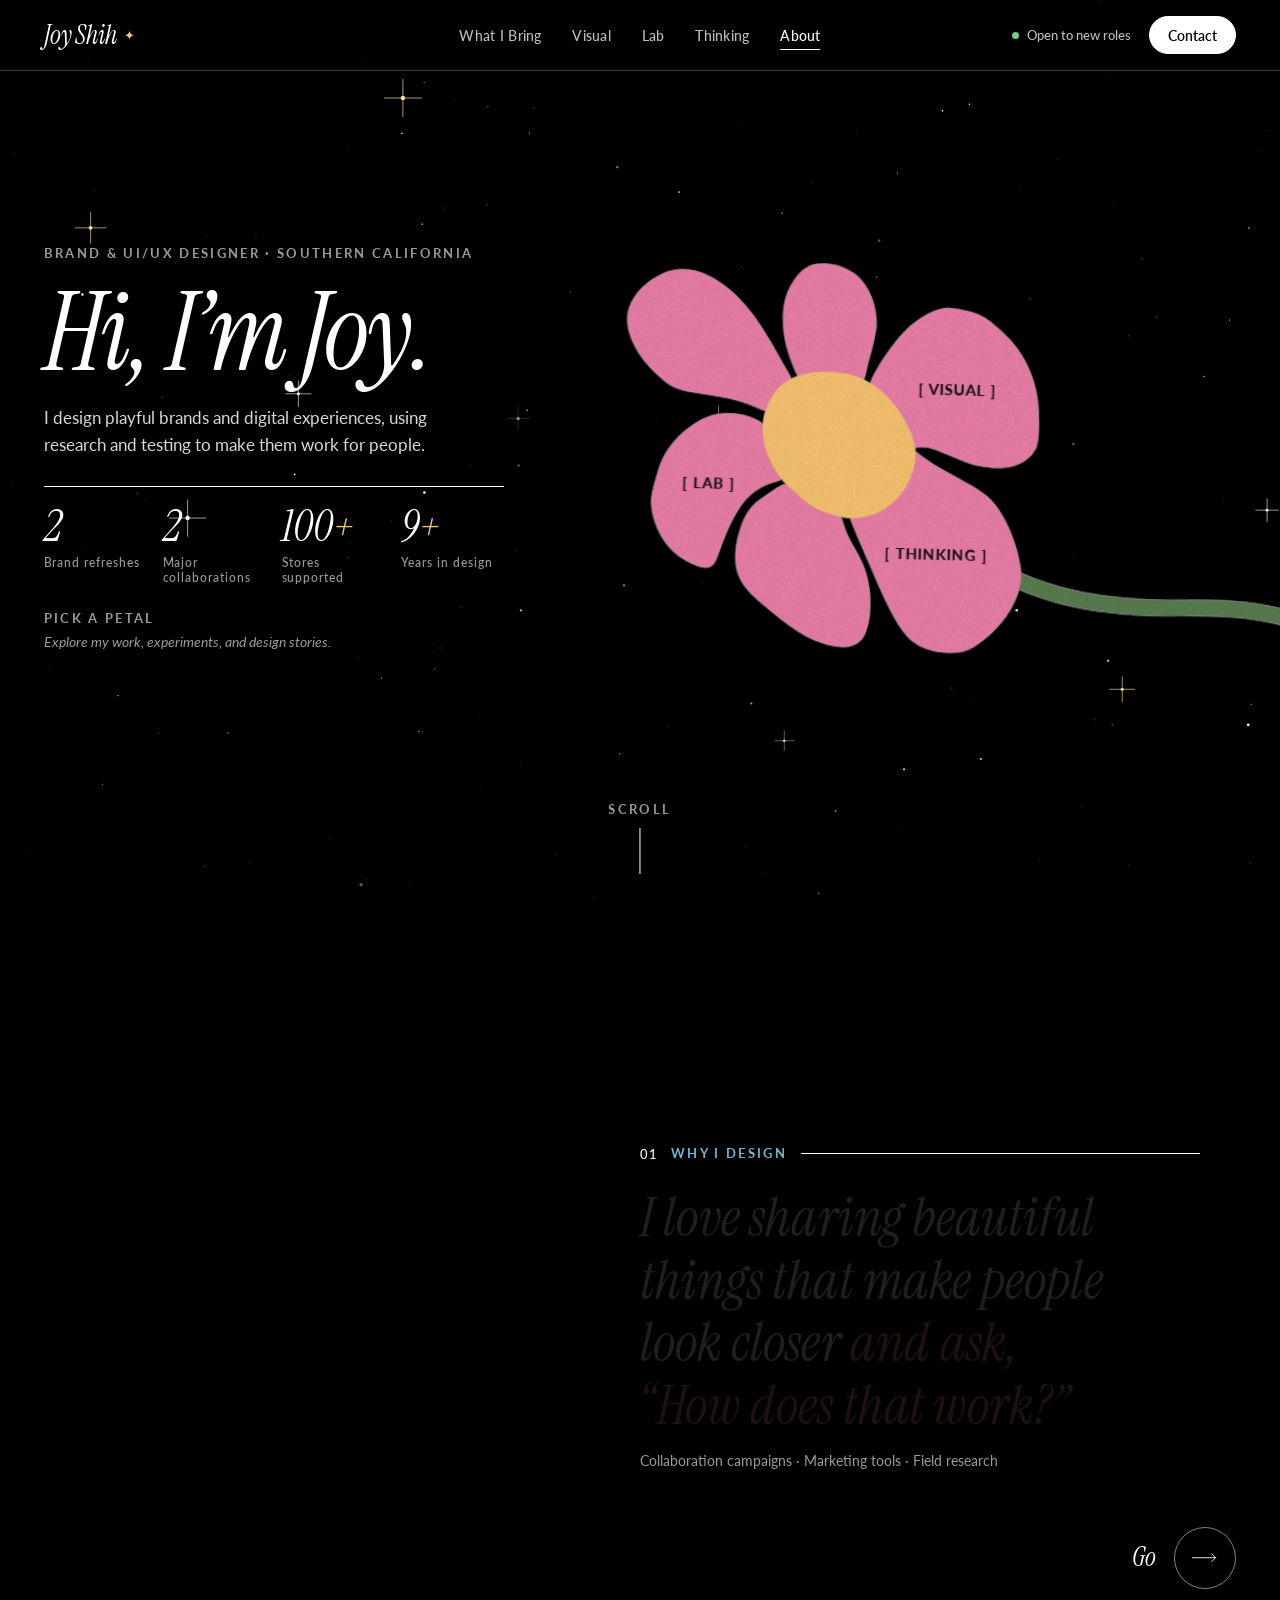
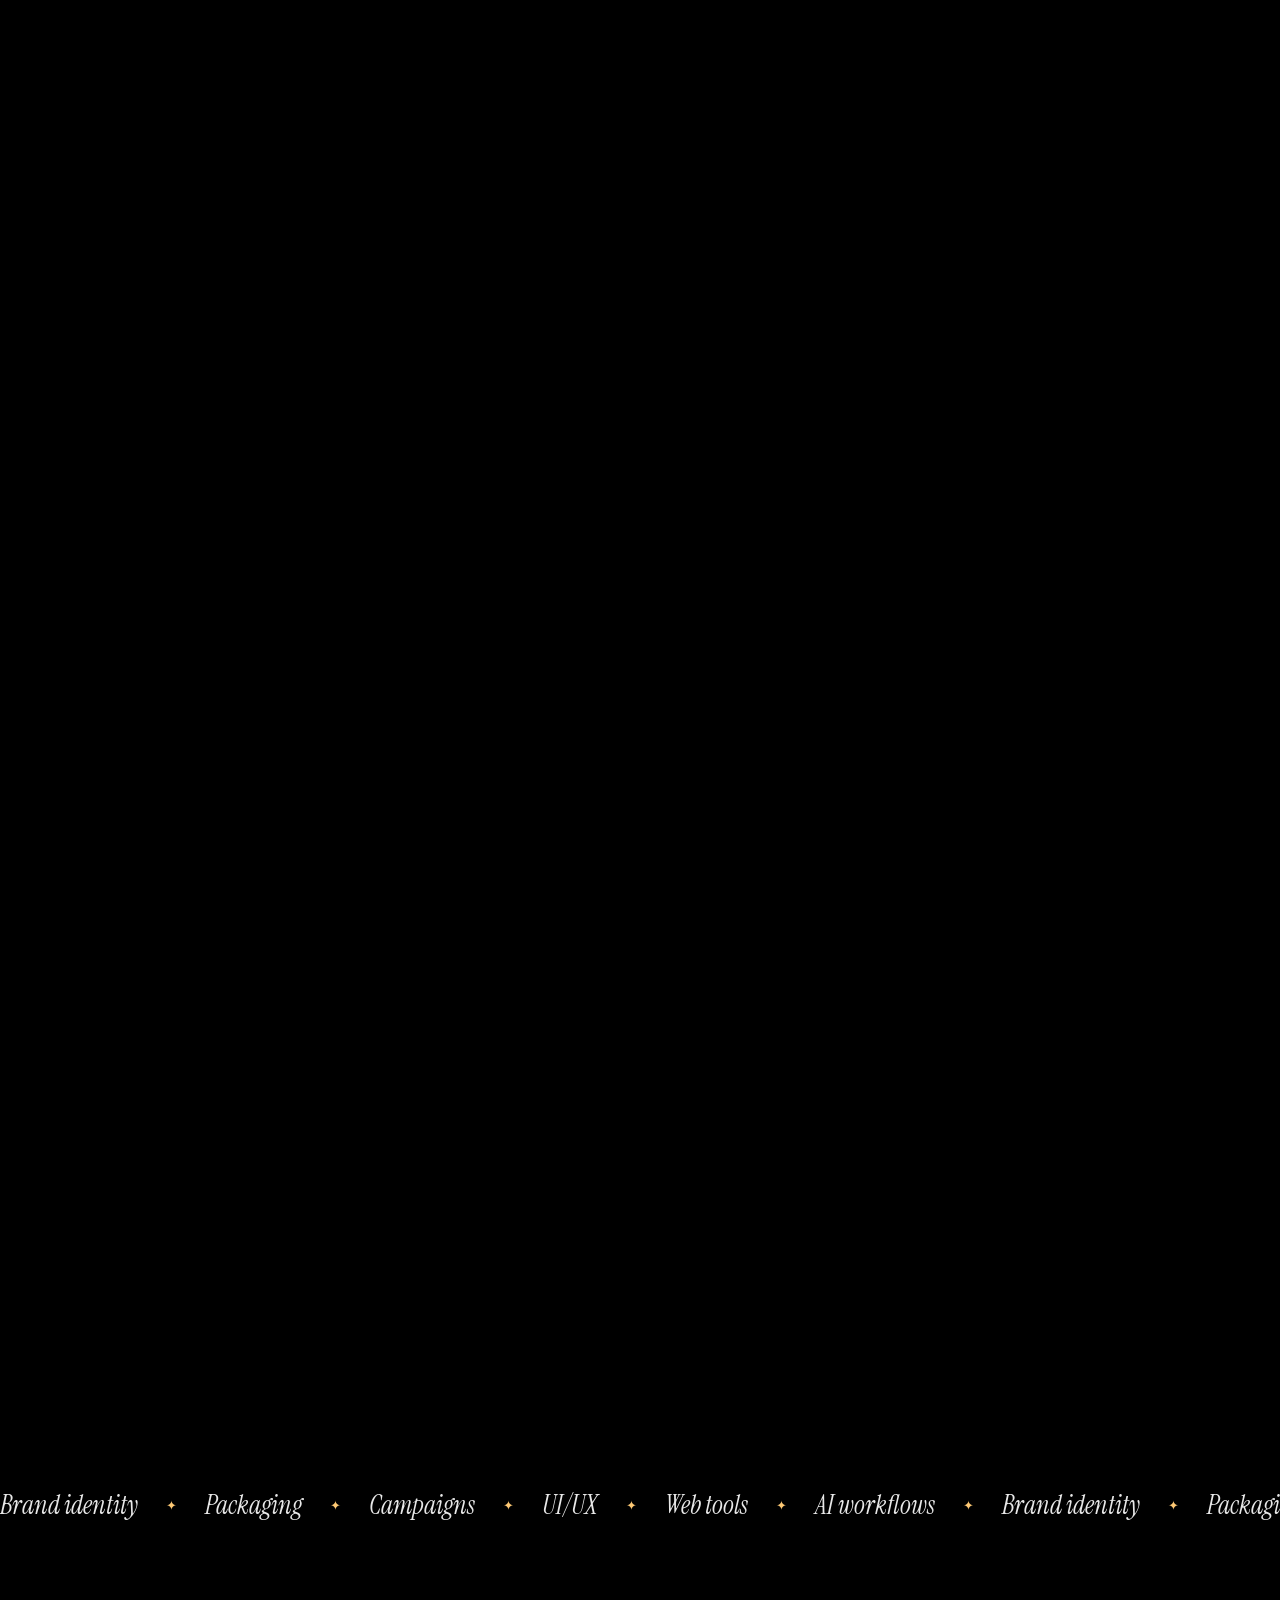
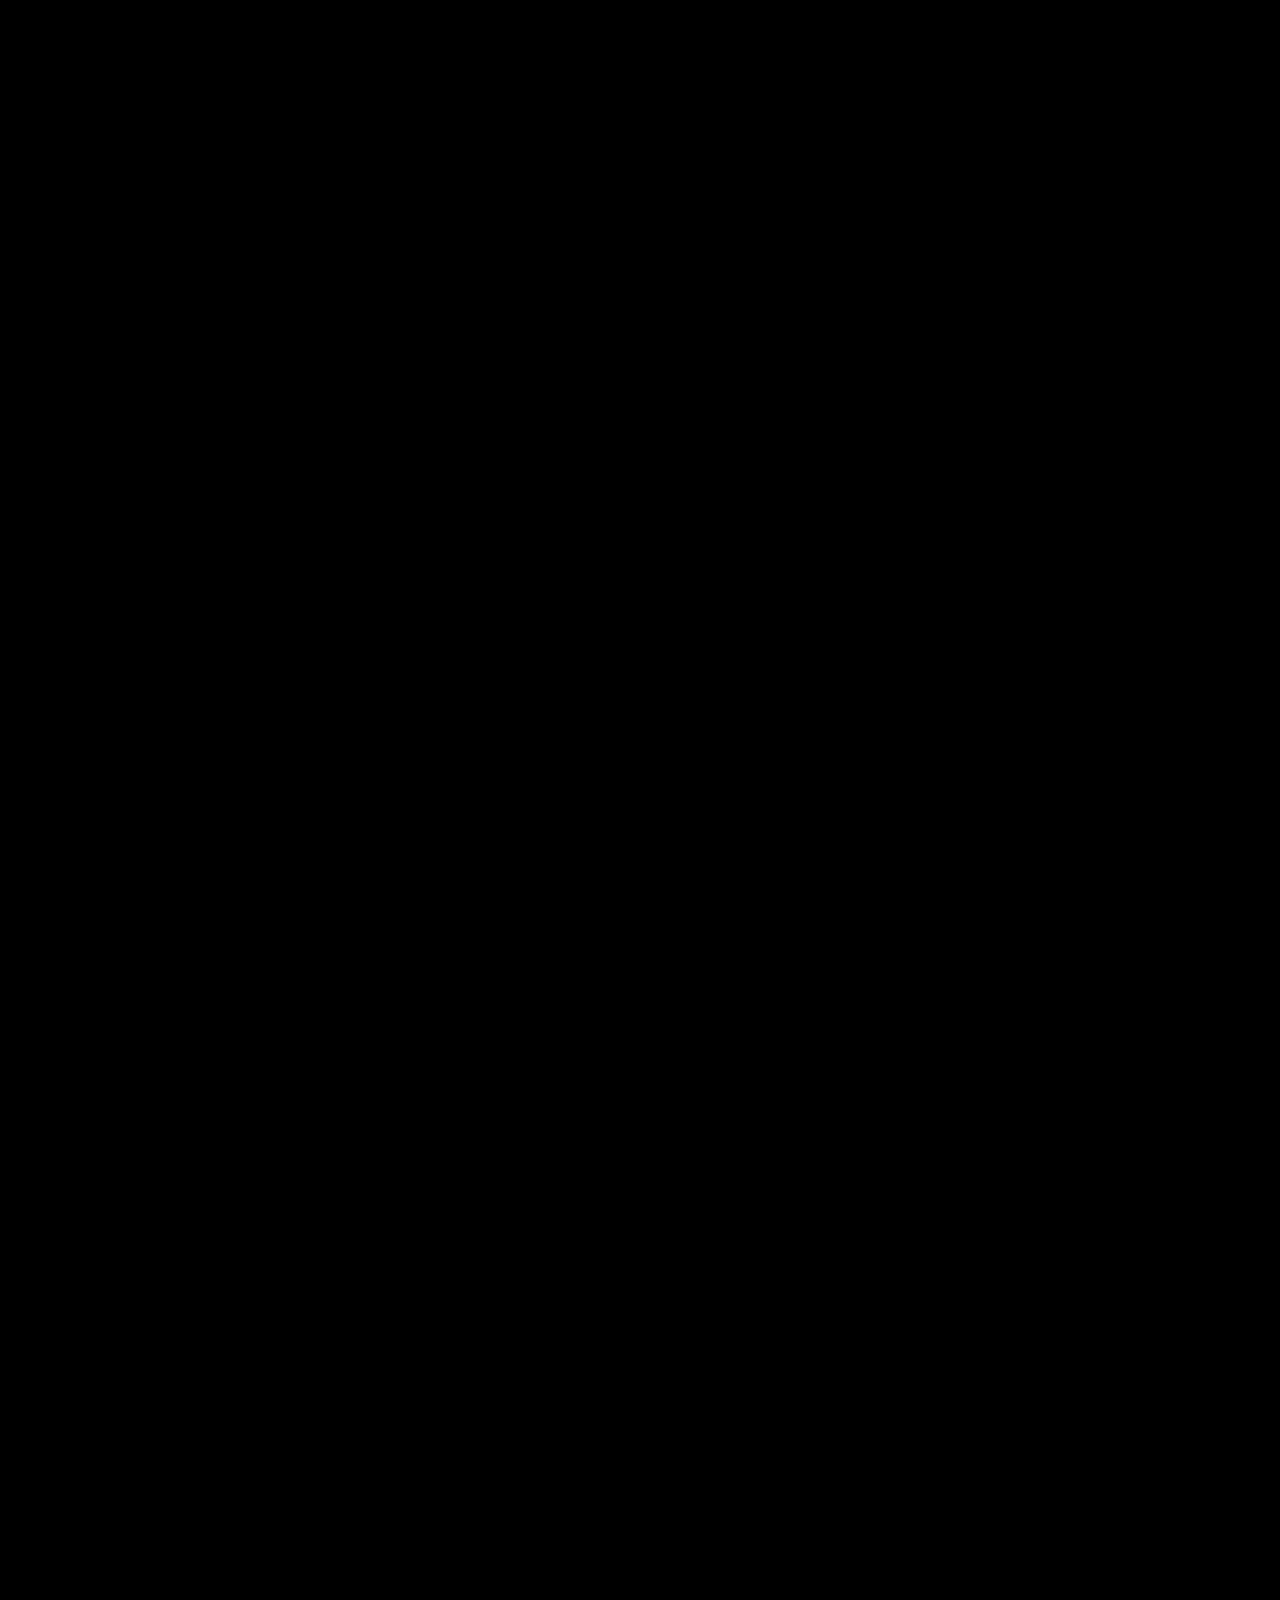
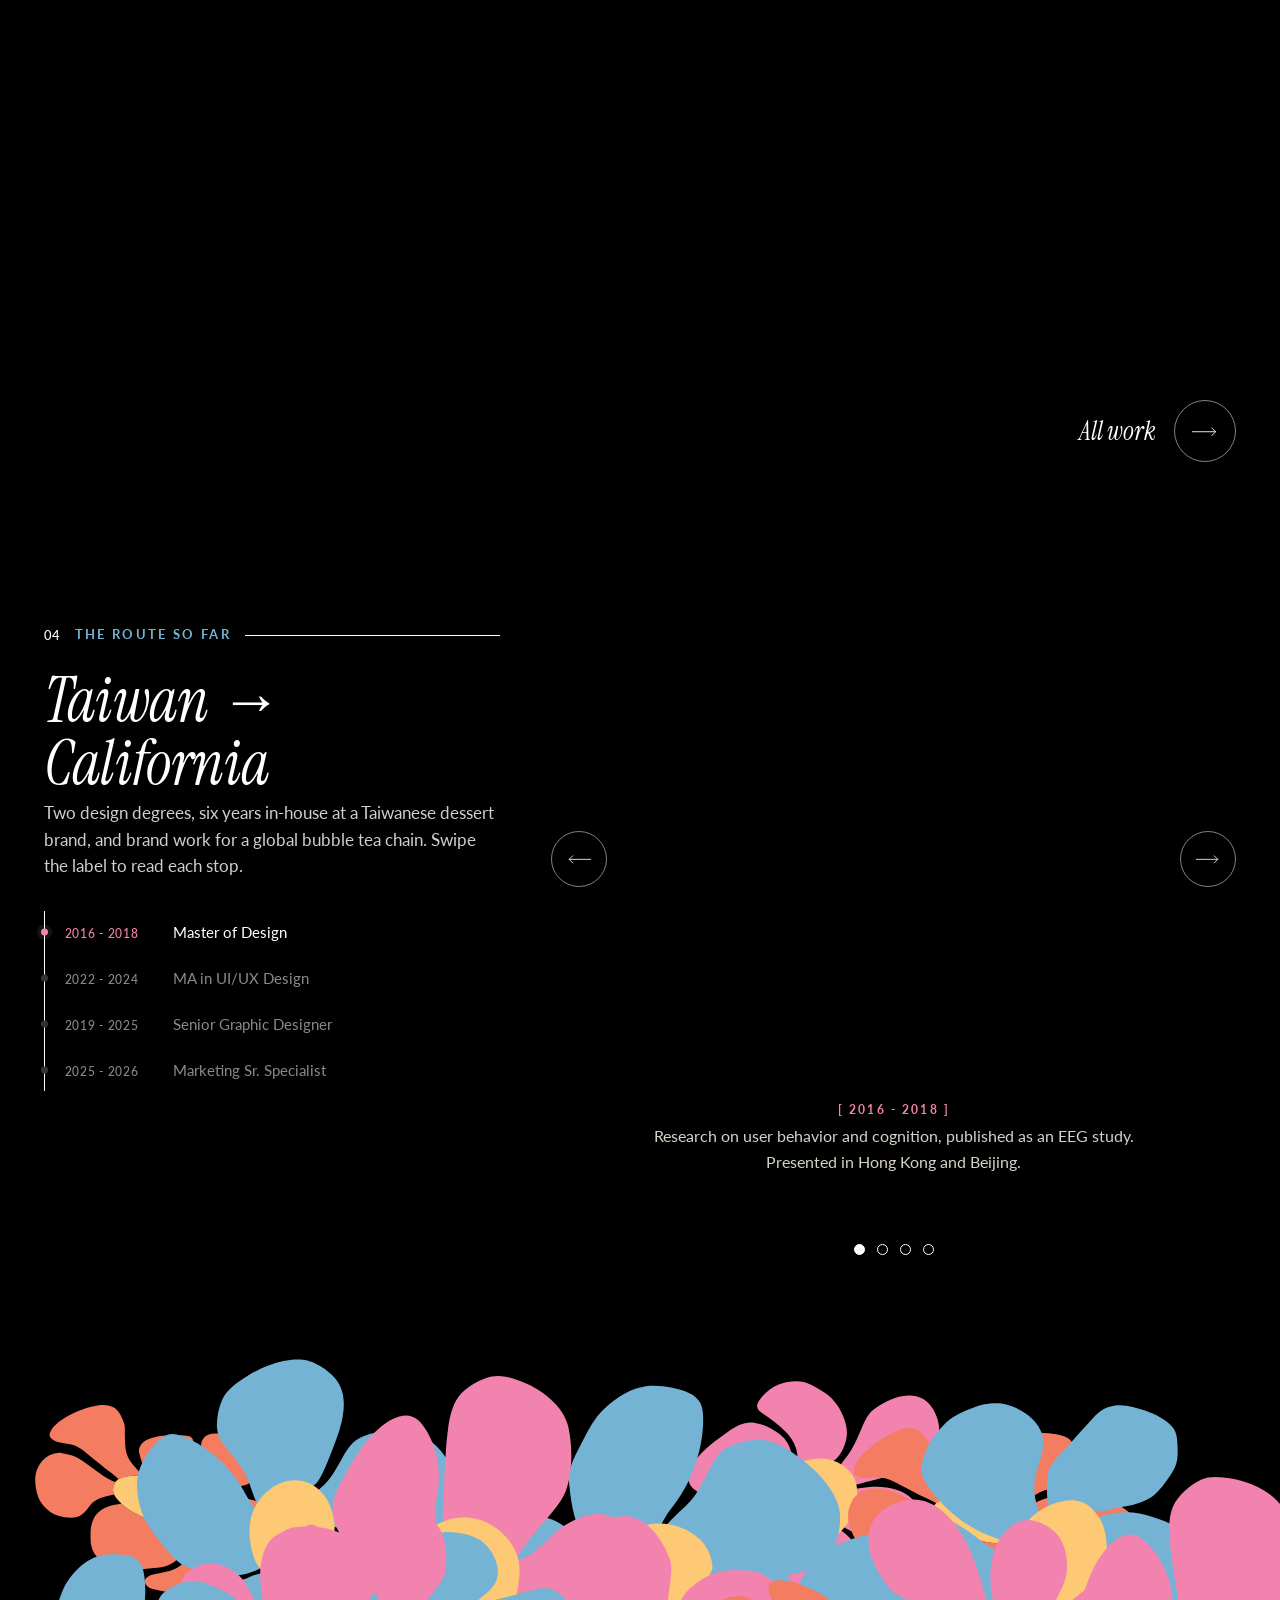
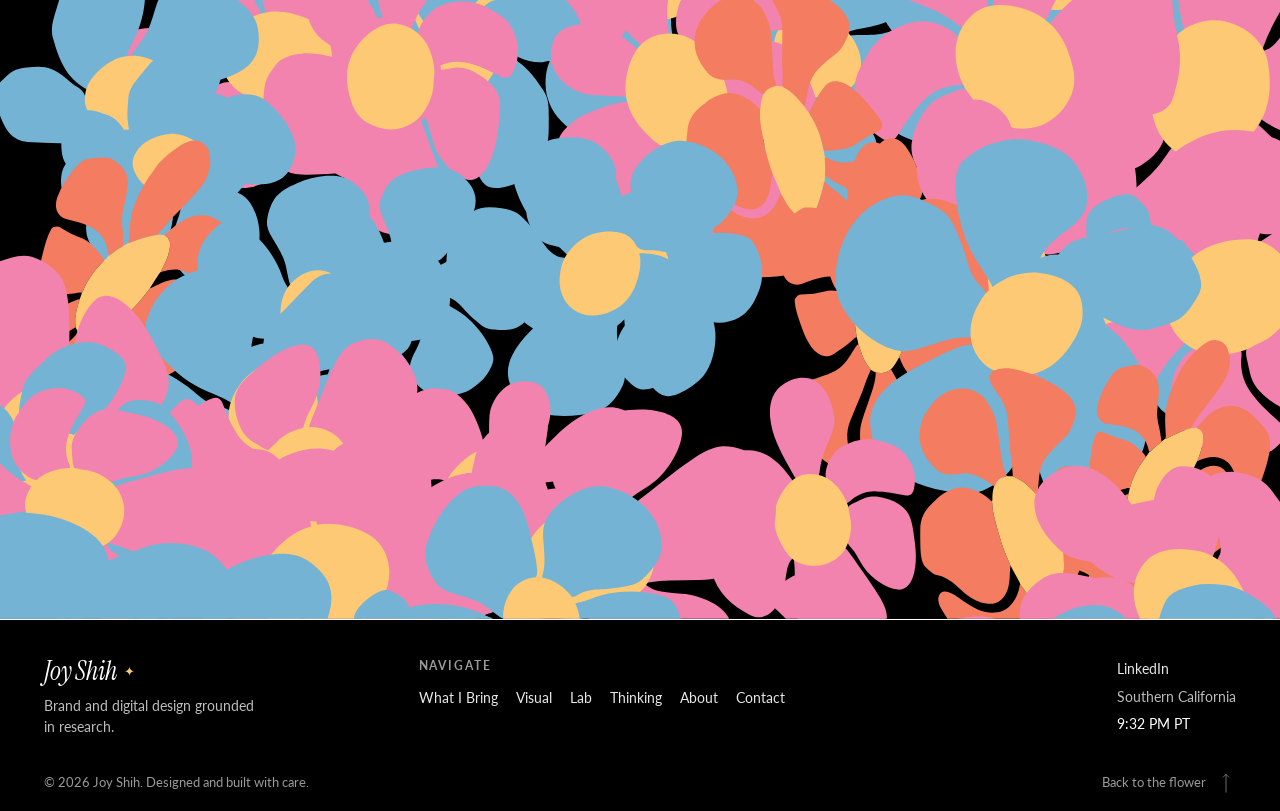
<file: index.html>
<!DOCTYPE html>
<html lang="en">
<head>
<meta charset="utf-8">
<script>try{history.scrollRestoration="manual"}catch(e){}if(!location.hash)window.scrollTo(0,0)</script>

<meta name="viewport" content="width=device-width,initial-scale=1,viewport-fit=cover">
<title>Joy Shih — Designer</title>
<meta name="description" content="Hi, I'm Joy. I design to help people — brand, campaigns and the small tools that make work easier.">
<meta name="theme-color" content="#000000">
<link rel="preconnect" href="https://fonts.googleapis.com">
<link rel="preconnect" href="https://fonts.gstatic.com" crossorigin>
<link href="https://fonts.googleapis.com/css2?family=Instrument+Serif:ital@0;1&family=Inter:wght@400;700;900&family=Lato:wght@400;700;900&display=swap" rel="stylesheet">
<link rel="stylesheet" href="st/project-link.css">
<style>
/* ===== tokens ===== */
:root{
 --bg:#000;--fg:#fff;--mute:#9a9a9a;--line:rgba(255,255,255,.18);
 --pk:#F283AE;--bl:#75B3D4;--y:#FEC974;--or:#F47C60;--g:#5D8154;
 --pad:clamp(20px,6vw,96px);--max:1320px;
 --serif:'Instrument Serif',Georgia,serif;--sans:Lato,system-ui,sans-serif;
 --ease:cubic-bezier(.2,.8,.2,1);
 --fs-hero:clamp(56px,7.2vw,112px);--fs-h2:clamp(40px,5.2vw,80px);--fs-quote:clamp(34px,4.4vw,68px);
}
*{box-sizing:border-box}
[hidden]{display:none!important}
html{scroll-behavior:auto;-webkit-text-size-adjust:100%;overflow-x:hidden}
@supports(overflow:clip){html,body{overflow-x:clip}}
main>section{overflow-x:clip}
main>section.finale,main>section.hero,main>section.why{overflow:visible}
body{margin:0;background:var(--bg);color:var(--fg);font:400 16px/1.55 var(--sans);-webkit-font-smoothing:antialiased;overflow-x:hidden}
a{color:inherit}
:focus-visible{outline:2px solid var(--y);outline-offset:4px;border-radius:4px}
.sr{position:absolute;width:1px;height:1px;overflow:hidden;clip:rect(0 0 0 0);white-space:nowrap}
.skip{position:absolute;left:-999px;top:10px;z-index:100;background:#fff;color:#000;padding:8px 14px;border-radius:999px}.skip:focus{left:10px}
.kicker{font:700 13px/1 var(--sans);letter-spacing:.18em;text-transform:uppercase}
.pill{display:inline-flex;align-items:center;justify-content:center;height:42px;padding:0 22px 2px;border:1.3px solid currentColor;border-radius:999px;font:italic 400 22px/1 var(--serif);text-decoration:none;color:var(--fg);transition:background .3s var(--ease),color .3s var(--ease)}
.pill:hover{background:var(--fg);color:var(--bg)}

/* ===== layers ===== */
#stars{position:fixed;inset:0;width:100%;height:100%;pointer-events:none;z-index:0}
main,header{position:relative;z-index:2}

/* ===== top bar ===== */
.bar{position:fixed;top:0;left:0;right:0;z-index:30;display:flex;align-items:center;justify-content:center;border-bottom:1px solid var(--line);background:rgba(0,0,0,.6);-webkit-backdrop-filter:blur(12px);backdrop-filter:blur(12px);padding:18px var(--pad);transition:background .35s,backdrop-filter .35s,padding .35s}
.bar.scrolled{background:rgba(0,0,0,.72);-webkit-backdrop-filter:blur(14px);backdrop-filter:blur(14px);padding-top:12px;padding-bottom:12px;border-bottom:1px solid var(--line)}
.logo{font:italic 400 30px/1 var(--serif);text-decoration:none}
.bar nav{display:flex;gap:12px}

/* ===== 1 · hero ===== */
.hero{position:relative;min-height:100vh;min-height:100svh;display:grid;grid-template-columns:minmax(0,.9fr) minmax(0,1.1fr);align-items:center;padding:90px var(--pad) 90px;max-width:var(--max);margin:0 auto}
.hero h1{margin:0;font:italic 400 var(--fs-hero)/.95 var(--serif);letter-spacing:-.01em;opacity:0;transform:translateY(18px);animation:in 1.1s .9s var(--ease) forwards}
.role{margin:22px 0 0;max-width:30ch;font-size:clamp(17px,1.35vw,20px);line-height:1.5;color:#d6d6d6;opacity:0;animation:fade 1s 1.3s forwards}
.hero .hint{margin:30px 0 0;color:var(--mute);opacity:0;animation:fade 1s 1.8s forwards;display:flex;align-items:center;gap:12px}
.hero .hint::after{content:'';width:42px;height:1px;background:currentColor;transform-origin:left;animation:line 1.6s 2s var(--ease) infinite}
@keyframes in{to{opacity:1;transform:none}}
@keyframes fade{to{opacity:1}}
@keyframes line{0%{transform:scaleX(0)}60%,100%{transform:scaleX(1);opacity:0}}
.fl{position:absolute;right:calc(-6.8vw - (100vw - min(100vw,var(--max))) / 2);top:52%;width:59.4vw;transform:translateY(-50%);z-index:1}
#pollen,#pollen2{position:absolute;inset:-20% -10%;width:120%;height:140%;pointer-events:none}
#bHead{cursor:pointer}
.hero-copy{position:relative;z-index:2}
.pet text{font:700 17px var(--sans);letter-spacing:.06em;fill:#0b0b0b;pointer-events:none;transition:fill .25s}
.pet:hover text,.pet:focus-visible text{fill:#fff}
.fl svg{display:block;width:100%;height:auto;overflow:visible}
.pet{cursor:pointer;outline:none}
.pet text{font:700 17px var(--sans);letter-spacing:.06em;fill:#0b0b0b;pointer-events:none;transition:fill .25s}
.pet:hover text,.pet:focus-visible text{fill:#fff}
.pet:focus-visible path{stroke:var(--y);stroke-width:5}
.hero-copy{position:relative}
.hero .hint{flex-direction:column;align-items:flex-start;gap:5px}
.hero .hint em{font-size:14px}
@media(max-width:860px){.hero .hint{align-items:center}}
.hint{transition:opacity .3s}
.hero-copy.hov .hint{opacity:0!important;animation:none}
.tip{position:absolute;left:0;top:calc(100% - 10px);margin:0;pointer-events:none;opacity:0;transform:translateY(8px);transition:opacity .35s var(--ease),transform .35s var(--ease)}
.tip.on{opacity:1;transform:none}
.tip b{display:block;font:700 13px/1 var(--sans);letter-spacing:.18em;color:var(--y);margin-bottom:8px}
.tip span{display:block;font:italic 400 clamp(24px,2.2vw,34px)/1.15 var(--serif)}
.legend{display:none}
.cue{position:absolute;left:50%;bottom:26px;transform:translateX(-50%);display:flex;flex-direction:column;align-items:center;gap:10px;color:var(--mute);opacity:0;animation:fade 1s 2.2s forwards}
.cue i{width:1px;height:46px;background:linear-gradient(var(--mute),transparent);animation:drip 2.2s ease-in-out infinite}
@keyframes drip{0%{transform:scaleY(0);transform-origin:top}50%{transform:scaleY(1);transform-origin:top}51%{transform-origin:bottom}100%{transform:scaleY(0);transform-origin:bottom}}


/* ===== shared section rhythm ===== */
:root{--sec:clamp(96px,11vw,168px)}
.sec{max-width:var(--max);margin:0 auto;padding:var(--sec) var(--pad) 0}
.sec-head{display:grid;gap:14px;margin-bottom:clamp(36px,5vw,64px);max-width:720px}
.sec-head .kicker{margin:0}
.sec-head .lede{margin:6px 0 0;color:#cfcfcf;font-size:clamp(16px,1.25vw,19px);max-width:52ch}
/* ===== 2 · why ===== */
.why{position:relative;display:grid;grid-template-columns:minmax(0,1fr) minmax(0,1fr);align-items:center;min-height:min(100svh,62vw)}
.why-copy{grid-column:2}
.why-fl{pointer-events:none;position:absolute;left:calc(-5vw - (100vw - min(100vw,var(--max))) / 2);top:50%;width:49.8vw;transform:translateY(-46%);z-index:0}
.why-copy{position:relative;z-index:1}
.why-fl svg{display:block;width:100%;height:auto;overflow:visible}
.paste{transform-box:fill-box;transform-origin:50% 50%;opacity:0;transform:scale(.88);transition:opacity 1.2s var(--ease),transform 1.4s var(--ease)}
.why-fl.on .paste{opacity:1;transform:none}
#bsway{will-change:transform}
.why-fl svg #bHead{pointer-events:auto}
.breathe{transform-box:fill-box;transform-origin:50% 50%;animation:breathe 7s ease-in-out infinite}
@keyframes breathe{0%,100%{transform:scale(1) rotate(-1.4deg)}50%{transform:scale(1.03) rotate(1.4deg)}}
.why-copy .kicker{margin:0 0 26px}
.quote{margin:0;font:italic 400 clamp(32px,4.25vw,104px)/1.15 var(--serif);letter-spacing:.003em;max-width:100%;text-wrap:balance}
.quote em{color:var(--pk)}
.quote .ln{display:inline;opacity:.12;transition:opacity 1.2s var(--ease)}
.quote.on .ln{opacity:1}.quote.on .ln:nth-child(2){transition-delay:.25s}.quote.on .ln:nth-child(3){transition-delay:.5s}
.go{display:flex;align-items:center;justify-content:flex-end;gap:16px;margin-top:56px;text-decoration:none;color:var(--mute);font:700 15px var(--sans);letter-spacing:.18em;text-transform:uppercase}
.go svg{width:96px;height:auto;transition:transform .35s var(--ease)}.go:hover{color:#fff}.go:hover svg{transform:translateX(8px)}
.more{display:inline-flex;align-items:center;gap:14px;margin-top:40px;text-decoration:none;font:700 13px var(--sans);letter-spacing:.18em;text-transform:uppercase;color:var(--fg)}
.more svg{width:44px;height:16px;transition:transform .35s var(--ease)}
.more:hover svg{transform:translateX(8px)}
@media(max-width:860px){
 .why{grid-template-columns:1fr;padding:60px 20px 90px;gap:0}
 .why-fl{position:relative;left:-20px;top:auto;transform:none;width:96vw;margin:0 0 6px}
 .why-copy{grid-column:1;padding-left:0}
 .why{min-height:0}
 .quote{font-size:clamp(32px,9.6vw,52px)}
}


/* ===== 3 · team ===== */
.h2{margin:0;font:italic 400 var(--fs-h2)/1 var(--serif)}

.needs{list-style:none;margin:clamp(40px,6vw,80px) 0 0;padding:0;display:grid;gap:clamp(48px,7vw,96px)}
.need{cursor:pointer;opacity:0;transform:translateY(40px);transition:opacity 1s var(--ease),transform 1.1s var(--ease)}
.need.on{opacity:1;transform:none}
.npill{display:inline-flex;align-items:center;height:clamp(40px,3.6vw,56px);padding:0 clamp(16px,1.4vw,22px) 2px;border:1.5px solid #fff;border-radius:999px;font:700 clamp(18px,2.2vw,34px)/1 var(--sans);letter-spacing:.04em;text-transform:uppercase}
.nk{display:block;color:var(--y);margin:22px 0 0 14px}
.nbody p{margin:16px 0 0 14px;font:400 clamp(17px,1.7vw,26px)/1.45 var(--sans);letter-spacing:.01em;max-width:34ch;color:#e9e9e9}
.slot{position:relative;height:clamp(150px,15vw,230px)}
.stamp{position:absolute;width:clamp(140px,14vw,220px);left:var(--sx);top:var(--sy);transform:rotate(var(--r));pointer-events:none}
.stamp svg{display:block;width:100%;overflow:visible}
.stamp text{font:900 30px var(--sans);fill:#0b0b0b;letter-spacing:.02em}
.stamp.in{animation:thump .55s cubic-bezier(.2,1.4,.4,1) both}
@keyframes thump{0%{opacity:0;transform:rotate(calc(var(--r) - 12deg)) scale(1.8)}55%{opacity:1}100%{opacity:1;transform:rotate(var(--r)) scale(1)}}
.thint{color:var(--mute);margin:40px 0 0;text-align:right}
/* ===== 4 · route / jar ===== */

.route-head .kicker{margin:0 0 18px}
.rhint{color:var(--mute);margin:20px 0 0}
.jarbox{position:relative;display:grid;grid-template-columns:auto minmax(0,1fr) auto;align-items:center;gap:clamp(8px,2vw,30px);margin-top:10px}
.jarhost{position:relative;height:clamp(420px,52vw,720px);cursor:grab;touch-action:pan-y;outline:none}
@media(pointer:coarse){.jarhost:not(.nogl){touch-action:none}}
.jarhost:active{cursor:grabbing}
.jarhost canvas{width:100%;height:100%;display:block}
.jarhost:focus-visible{outline:2px solid var(--y);outline-offset:-10px;border-radius:24px}
.jarfall{display:none;position:absolute;inset:18% 26%;border-radius:8%;color:#111;padding:6%;font:400 14px Inter;text-align:center}
.jarhost.nogl .jarfall{display:block}
.jarr{width:62px;height:62px;border-radius:50%;border:1.3px solid rgba(255,255,255,.5);background:none;color:#fff;cursor:pointer;display:grid;place-items:center;transition:background .3s,color .3s}
.jarr:hover{background:#fff;color:#000}
.jarr svg{width:26px}
.jdots{display:flex;justify-content:center;gap:12px;margin-top:6px}
.jdots button{width:11px;height:11px;border-radius:50%;border:1.3px solid #fff;background:none;padding:0;cursor:pointer}
.jdots button[aria-current=true]{background:#fff}
@media(max-width:860px){
 .npill{height:auto;min-height:38px;padding:8px 14px 9px;line-height:1.15;font-size:17px}
 .nk{margin:14px 0 0 8px}.nbody p{margin:10px 0 0 8px}
 .thint{text-align:center}
 .jarbox{grid-template-columns:1fr}.jarr{display:none}
 .jarhost{height:min(120vw,560px)}
}


/* ===== 5 · finale ===== */
.finale{position:relative;margin-top:var(--sec)}
.fin-pin{position:relative;height:100vh;height:100svh;min-height:600px;overflow-x:clip;overflow-y:visible}
.garden{position:absolute;inset:-22vh -6% -6%;transition:filter 1.2s var(--ease)}
.finale{z-index:3}
.fin-pin.done .garden{filter:brightness(.32) saturate(.9)}
.ff{position:absolute;left:var(--x);top:var(--y);width:var(--w);transform:translate(-50%,-50%) rotate(var(--r)) scale(0);transition:transform .7s cubic-bezier(.3,1.45,.5,1) var(--dl,0s)}
.ff.on{transform:translate(-50%,-50%) rotate(var(--r)) scale(1)}
.ff svg{display:block;width:100%;height:auto;overflow:visible;animation:breathe var(--bd) ease-in-out var(--bdl) infinite}
.fin-copy{position:absolute;inset:0;display:flex;flex-direction:column;justify-content:center;padding:0 var(--pad);max-width:var(--max);margin:0 auto;opacity:0;transform:translateY(24px);transition:opacity 1s var(--ease),transform 1s var(--ease);pointer-events:none}
.fin-pin.done .fin-copy{opacity:1;transform:none;pointer-events:auto}
.fin-h{margin:18px 0 0;font:italic 400 clamp(64px,10vw,160px)/.95 var(--serif)}
.fin-p{margin:22px 0 0;font:italic 400 clamp(24px,2.8vw,42px)/1.2 var(--serif);max-width:22ch;color:#f1f1f1}
.fin-cta{display:flex;gap:12px;flex-wrap:wrap;margin-top:36px}
.pill.solid{background:#fff;color:#000;border-color:#fff}.pill.solid:hover{background:transparent;color:#fff}
.foot{position:relative;z-index:2;display:flex;justify-content:space-between;gap:20px;padding:28px var(--pad);color:var(--mute);font-size:13px;letter-spacing:.06em;border-top:1px solid var(--line)}
.foot a{text-decoration:none}.foot a:hover{color:#fff}
@media(max-width:860px){.fin-copy{padding:0 22px}.fin-h{font-size:clamp(56px,16vw,84px)}.fin-p{font-size:24px}}


/* ===== 3 · work cards ===== */
.cards{display:grid;grid-template-columns:repeat(3,minmax(0,1fr));gap:clamp(18px,2.4vw,36px)}
.card{display:block;text-decoration:none;color:inherit}
.card figure{margin:0;aspect-ratio:4/3;border-radius:18px;overflow:hidden;background:#111}
.card img{width:100%;height:100%;object-fit:cover;display:block;transition:transform .8s var(--ease)}
.card:hover img{transform:scale(1.04)}
.ck{margin:18px 0 0;font:700 12px var(--sans);letter-spacing:.16em;text-transform:uppercase;color:var(--mute)}
.card h3{margin:8px 0 0;font:italic 400 clamp(26px,2.4vw,34px)/1.1 var(--serif)}
.cd{margin:8px 0 0;color:#cfcfcf;font-size:16px}
.work .more{margin-top:44px}
/* team as cards (overrides) */
.team .needs{grid-template-columns:repeat(3,minmax(0,1fr));gap:clamp(16px,2vw,28px);margin-top:0}
.team .need{position:relative;display:block;padding:clamp(24px,2.4vw,34px);padding-top:clamp(28px,3vw,40px);border:1px solid var(--line);border-radius:22px;min-height:clamp(300px,26vw,360px);background:rgba(255,255,255,.02)}
.team .nbody p{margin:22px 0 0;font-size:clamp(16px,1.3vw,19px);max-width:none}
.team .npill{font-size:clamp(15px,1.25vw,19px);height:auto;padding:9px 16px 10px;line-height:1.15}
.team .slot{position:absolute;right:-10px;bottom:-14px;width:clamp(130px,11vw,170px);height:clamp(130px,11vw,170px)}
.team .stamp{width:100%}
.team .thint{text-align:left}
/* route two columns */
.route{display:grid;grid-template-columns:minmax(0,.8fr) minmax(0,1.2fr);align-items:center;gap:clamp(20px,4vw,60px);text-align:left}
.route .route-head{grid-column:1;grid-row:1;margin-bottom:0}
.route .jarbox{grid-column:2;grid-row:1;margin:0}
.route .jdots{grid-column:2;grid-row:2;justify-content:center;margin-top:0}
.route .jarhost{height:clamp(420px,40vw,600px)}
.route .rhint{margin-top:12px}
/* finale: no long scroll */
.finale{height:auto}
.fin-pin{position:relative}
.foot{margin-top:0}
.why{padding-bottom:0}
@media(max-width:1100px){.cards{grid-template-columns:repeat(2,minmax(0,1fr))}.team .needs{grid-template-columns:1fr 1fr}}
@media(max-width:860px){
 .sec{padding:88px 20px 0}
 .cards,.team .needs{grid-template-columns:1fr}
 .team .need{min-height:0;padding-bottom:110px}
 .route{grid-template-columns:1fr;padding-left:0;padding-right:0}.route-head{padding:0 20px}
 .route .jarbox,.route .jdots{grid-column:1;grid-row:auto}
}


/* ===== tickets ===== */
.team .needs.tickets{grid-template-columns:1fr;gap:clamp(18px,2.2vw,28px);max-width:980px}
.team .need.ticket{position:relative;display:grid;grid-template-columns:minmax(0,1fr) clamp(110px,14vw,170px);min-height:0;padding:0;border:0;border-radius:16px;color:#111;overflow:hidden;
 background:#F3EBDD url("data:image/svg+xml,%3Csvg xmlns='http://www.w3.org/2000/svg' width='160' height='160'%3E%3Cfilter id='n'%3E%3CfeTurbulence type='fractalNoise' baseFrequency='.9' numOctaves='2'/%3E%3CfeColorMatrix values='0 0 0 0 .35 0 0 0 0 .28 0 0 0 0 .2 0 0 0 .18 0'/%3E%3C/filter%3E%3Crect width='160' height='160' filter='url(%23n)'/%3E%3C/svg%3E");
 -webkit-mask:radial-gradient(circle 15px at 0 50%,#0000 97%,#000) left/51% 100% no-repeat,radial-gradient(circle 15px at 100% 50%,#0000 97%,#000) right/51% 100% no-repeat;
 mask:radial-gradient(circle 15px at 0 50%,#0000 97%,#000) left/51% 100% no-repeat,radial-gradient(circle 15px at 100% 50%,#0000 97%,#000) right/51% 100% no-repeat}
.tk-main{padding:clamp(24px,2.6vw,36px) clamp(28px,3vw,44px)}
.ticket .npill{border-color:#111;color:#111}
.ticket .tk-main p{margin:18px 0 0;color:#2a2622;font-size:clamp(16px,1.35vw,20px);line-height:1.5;max-width:44ch}
.tk-stub{display:flex;flex-direction:column;justify-content:space-between;align-items:center;padding:24px 10px;border-left:2px dashed rgba(17,17,17,.28);text-align:center}
.tk-no{font:italic 400 clamp(26px,2.4vw,36px)/1 var(--serif)}
.tk-adm{font:700 11px var(--sans);letter-spacing:.18em;text-transform:uppercase;color:#6b6258;writing-mode:vertical-rl;transform:rotate(180deg)}
.ticket .slot{position:absolute;inset:0;width:auto;height:auto;pointer-events:none}
.ticket .stamp{width:clamp(110px,10vw,150px);transform:translate(-50%,-50%) rotate(var(--r))}
.ticket .stamp.in{animation:thump2 .5s cubic-bezier(.2,1.4,.4,1) both}
@keyframes thump2{0%{opacity:0;transform:translate(-50%,-50%) rotate(calc(var(--r) - 12deg)) scale(1.8)}55%{opacity:1}100%{opacity:.92;transform:translate(-50%,-50%) rotate(var(--r)) scale(1)}}
.ticket .stamp svg{mix-blend-mode:multiply}
@media(max-width:860px){.team .need.ticket{grid-template-columns:minmax(0,1fr) 78px;padding-bottom:0}.tk-main{padding:22px 20px 26px}.tk-stub{padding:18px 6px}.ticket .stamp{width:96px}}


/* ===== tickets v4: tilted and staggered like the sketch ===== */
.team .needs.tickets{max-width:none;gap:clamp(26px,4vw,64px)}
.team .need.ticket{width:min(100%,780px);margin-left:var(--tx);background-color:#E9DBCD;rotate:var(--tr)}
.team .need.ticket.on{transform:none}
.ticket .slot{overflow:visible}
.ticket .stamp{width:clamp(120px,12.5vw,180px)}
.ticket .stamp svg{mix-blend-mode:normal}
.ticket .stamp text{font:900 21px var(--sans);letter-spacing:.02em}
@media(max-width:1100px){.team .need.ticket{margin-left:calc(var(--tx) * .5)}}
@media(max-width:860px){.team .need.ticket{margin-left:0;rotate:calc(var(--tr) * .6)}.ticket .stamp{width:104px}}


/* ===== tickets v5: the file's 3:1 proportion; stamps may spill past the edge ===== */
.team .need.ticket{display:block;width:min(62%,780px);aspect-ratio:3/1;background:none!important;-webkit-mask:none!important;mask:none!important;overflow:visible!important;border-radius:0}
.tk{position:absolute;inset:0;display:grid;grid-template-columns:minmax(0,1fr) 34%;border-radius:clamp(12px,1.4vw,20px);background:#E9DBCD;color:#111;
 -webkit-mask:radial-gradient(circle clamp(10px,1.3vw,16px) at 0 50%,#0000 97%,#000) left/51% 100% no-repeat,radial-gradient(circle clamp(10px,1.3vw,16px) at 100% 50%,#0000 97%,#000) right/51% 100% no-repeat;
 mask:radial-gradient(circle clamp(10px,1.3vw,16px) at 0 50%,#0000 97%,#000) left/51% 100% no-repeat,radial-gradient(circle clamp(10px,1.3vw,16px) at 100% 50%,#0000 97%,#000) right/51% 100% no-repeat}
.tk .tk-main{padding:clamp(18px,2.2vw,32px) clamp(22px,2.6vw,40px);display:flex;flex-direction:column;justify-content:center;align-items:flex-start}
.tk .tk-main p{margin:12px 0 0;font-size:clamp(14px,1.2vw,18px);line-height:1.45}
.tk .tk-stub{border-left:1.5px dashed rgba(17,17,17,.55)}
.ticket .slot{position:absolute;inset:0;overflow:visible;z-index:2}
.ticket .stamp{width:23.8%;opacity:1}
.ticket .stamp text{fill:inherit;font:900 21px var(--sans);letter-spacing:.02em}
.ticket .stamp.in{animation:thump3 .5s cubic-bezier(.2,1.4,.4,1) both}
@keyframes thump3{0%{opacity:0;transform:translate(-50%,-50%) rotate(calc(var(--r) - 12deg)) scale(1.8)}55%{opacity:1}100%{opacity:1;transform:translate(-50%,-50%) rotate(var(--r)) scale(1)}}
@media(max-width:860px){.team .need.ticket{width:100%;aspect-ratio:auto;min-height:170px}.tk{position:relative;min-height:170px;grid-template-columns:minmax(0,1fr) 72px}.ticket .stamp{width:30%}}

/* ===== next sections (coming) ===== */
.soon{min-height:60vh;display:grid;place-items:center;color:var(--mute);text-align:center;padding:80px var(--pad)}

/* ===== phones ===== */
@media(max-width:860px){
 .bar{padding:16px 18px}.logo{font-size:26px}.pill{height:36px;padding:0 16px 2px;font-size:19px}
 .hero{grid-template-columns:1fr;align-content:start;text-align:center;padding:96px 20px 110px;gap:8px}
 .hero h1{font-size:clamp(50px,14vw,72px)}
 .hero .hint{justify-content:center;margin-top:14px}
 .fl{position:relative;right:auto;top:auto;transform:none;width:124vw;margin:18px -26vw 0 auto;justify-self:end}
 .pet text{font-size:20px}
 .tip{display:none}
 .legend{display:grid;gap:8px;list-style:none;margin:6px auto 0;padding:0;max-width:340px;text-align:left}
 .legend a{background:#000;display:flex;gap:10px;align-items:baseline;text-decoration:none;padding:10px 14px;border:1px solid var(--line);border-radius:14px}
 .legend b{font:700 12px var(--sans);letter-spacing:.14em;color:var(--y);min-width:92px}
 .legend span{font:italic 400 19px/1.2 var(--serif)}
}
@media(prefers-reduced-motion:reduce){*{animation:none!important;transition:none!important}.paste{opacity:1!important;transform:none!important}.quote .ln{opacity:1!important}.need{opacity:1!important;transform:none!important}.ff{transform:translate(-50%,-50%) rotate(var(--r)) scale(1)!important}.hero h1,.hero .hint,.cue,.role{opacity:1;transform:none}html{scroll-behavior:auto}}

/* ===== tickets v6: roomier padding, ticket grows with its copy (3:1 stays the minimum) ===== */
.team .need.ticket{aspect-ratio:auto}
.tk{position:relative;inset:auto;aspect-ratio:3/1}
.tk .tk-main{padding:clamp(28px,3.2vw,52px) clamp(32px,3.8vw,60px) clamp(28px,3.2vw,52px) clamp(36px,4.2vw,64px)}
.tk .tk-main p{margin:14px 0 0;max-width:40ch}
.tk-tags{list-style:none;margin:16px 0 0;padding:0;display:flex;flex-wrap:wrap;gap:6px 16px}
.tk-tags li{font:700 11px var(--sans);letter-spacing:.14em;text-transform:uppercase;color:#6b6258}
.tk-tags li::before{content:"+ ";color:#111}
@media(max-width:860px){.tk-no{white-space:nowrap;font-size:22px}.tk{aspect-ratio:auto}.tk .tk-main{padding:26px 22px 28px 30px}}

/* ===== stamp spot in the stub (replaces "Admit one team") ===== */
.tk .tk-stub{justify-content:flex-start;gap:clamp(12px,1.6vw,22px);padding:clamp(18px,2.2vw,30px) 10px}
.tk-zone{position:relative;z-index:3;width:70%;aspect-ratio:1;border-radius:50%;border:1.5px dashed rgba(17,17,17,.5);background:transparent;cursor:pointer;display:grid;place-items:center;color:#6b6258;font:700 clamp(10px,.85vw,12px)/1.35 var(--sans);letter-spacing:.16em;text-transform:uppercase;transition:border-color .2s,color .2s,background .2s,opacity .3s}
.tk-zone:hover,.tk-zone:focus-visible{border-color:#111;color:#111;background:rgba(17,17,17,.04);outline:none}
.ticket.hint .tk-zone{animation:zpulse 1.8s ease-in-out infinite}
@keyframes zpulse{0%,100%{transform:scale(1)}50%{transform:scale(1.06);border-color:#111}}
.ticket.stamped .tk-zone{border-color:transparent;color:transparent;background:none}
.ticket.stamped .tk-zone:hover{background:none}
@media(prefers-reduced-motion:reduce){.ticket.hint .tk-zone{animation:none}}
@media(max-width:860px){.tk .tk-stub{padding:16px 6px;gap:10px}.tk-zone{width:62px;font-size:9px;letter-spacing:.1em}}

/* ===== jar caption: the full story as real text under the jar ===== */
.jcap{margin:0 auto;max-width:46ch;text-align:center;font:400 clamp(15px,1.15vw,18px)/1.55 var(--sans);color:#d8d1c8;min-height:3.1em}
.jcap b{display:block;font:700 12px var(--sans);letter-spacing:.18em;margin-bottom:6px}
.route .jcap{grid-column:2;grid-row:2;margin-top:clamp(-90px,-5vw,-30px)}
.route .jdots{grid-row:3}
@media(max-width:860px){.route .jcap,.route .jdots{grid-column:1;grid-row:auto}.route .jcap{padding:0 24px;margin-top:-20px}}

/* ===== GO: same language as the nav pills and jar arrows ===== */
.go{gap:18px;color:#fff;font:italic 400 clamp(24px,2vw,30px)/1 var(--serif);letter-spacing:0;text-transform:none}
.go i{width:62px;height:62px;border-radius:50%;border:1.3px solid rgba(255,255,255,.5);display:grid;place-items:center;transition:background .3s var(--ease),color .3s var(--ease),border-color .3s}
.go i svg{width:26px;transform:none!important}
.go:hover i,.go:focus-visible i{background:#fff;color:#000;border-color:#fff}
.go:hover span{transform:translateX(-4px)}.go span{transition:transform .35s var(--ease)}
@media(max-width:860px){.go i{width:52px;height:52px}}

/* ===== footer stays on top of the flower pile ===== */
.garden{inset:0}
.fin-pin{overflow:clip}
main>section.route{position:relative;z-index:4}
.foot{z-index:5;background:#000}

/* ===== design system pass: one arrow, one button language, one type scale ===== */
:root{--fs-body:clamp(16px,1.15vw,18px);--fs-lede:clamp(17px,1.3vw,20px);--fs-meta:12px;--fs-kicker:13px;--track:.18em;--measure:60ch}
body{font-size:var(--fs-body);line-height:1.6}
p{text-wrap:pretty}
h1,h2,h3,.h2,.quote,.fin-h{text-wrap:balance}
/* labels: section kickers 13px, meta 12px, same tracking everywhere */
.kicker,.tip b{font:700 var(--fs-kicker)/1.2 var(--sans);letter-spacing:var(--track)}
.ck,.legend b,.tk-tags li,.jcap b,.foot{font-family:var(--sans);font-size:var(--fs-meta);letter-spacing:var(--track)}
.ck,.legend b,.tk-tags li,.jcap b{font-weight:700;text-transform:uppercase}
/* readable measure + rhythm */
.role,.sec-head .lede,.route .lede,.jcap{max-width:var(--measure)}
.role,.sec-head .lede,.route .lede{font-size:var(--fs-lede);line-height:1.55}
.cd{font-size:var(--fs-body);line-height:1.5}
.tk .tk-main p{font-size:clamp(15px,1.15vw,18px);line-height:1.55}
.jcap{font-size:var(--fs-body);line-height:1.6}
/* the one arrow */
.arw{width:44px;height:16px;flex:none;overflow:visible}
.arw.sm{width:28px;height:12px}
.arw.flip{transform:scaleX(-1)}
.arw.up{width:20px;height:9px;transform:rotate(-90deg)}
.go i .arw{width:26px;height:auto}
/* circle-arrow buttons: Go, All work, jar arrows */
.go.more{justify-content:flex-start;margin-top:48px}
.go:hover i .arw,.go:focus-visible i .arw{transform:translateX(3px)}
.go i .arw{transition:transform .35s var(--ease)}
.jarr{border-color:rgba(255,255,255,.5)}
.jarr svg{width:26px}
/* hints: muted label + thin line/arrow, never brackets */
.rhint{display:flex;align-items:center;gap:12px}
.totop{display:inline-flex;align-items:center;gap:10px}
.foot{font-weight:400;text-transform:none;letter-spacing:.06em}
.tk-zone{font-size:max(10px,var(--fs-meta) - 1px)}
:focus-visible{outline:2px solid var(--y);outline-offset:3px}
@media(max-width:860px){.tk-tags li{font-size:11px}.tk-zone{font-size:10px}.go.more{margin-top:36px}}

/* ===== mobile layout pass: one 24px gutter, nothing touches the edge ===== */
@media(max-width:860px){
 :root{--pad:24px}
 .hero,.why{grid-template-columns:minmax(0,1fr)!important}
 .hero{padding-left:var(--pad);padding-right:var(--pad)}
 .hero-copy,.why-copy,.quote{min-width:0;max-width:100%}
 .role{margin-left:auto;margin-right:auto;max-width:34ch}
 .sec,.why{padding-left:var(--pad);padding-right:var(--pad)}
 .sec.route{padding-left:0;padding-right:0}
 .route-head,.route .jcap{padding-left:var(--pad);padding-right:var(--pad)}
 .foot,.fin-copy{padding-left:var(--pad);padding-right:var(--pad)}
 /* categories: label on its own line, roomy card */
 .legend{width:100%;max-width:420px;gap:10px;margin-top:10px}
 .legend a{flex-direction:column;align-items:flex-start;gap:6px;padding:14px 18px;border-radius:16px}
 .legend b{min-width:0;white-space:nowrap;font-size:12px;letter-spacing:.18em}
 .legend span{font-size:21px;line-height:1.25}
 /* tickets: full gutter width, only a slight tilt so corners stay inside */
 .team .need.ticket{width:100%;margin:0;rotate:calc(var(--tr) * .3);translate:none!important}
 .team .needs.tickets{gap:22px}
 .tk .tk-main{padding:22px 18px 24px 26px}
 .tk .npill{font-size:16px;height:auto;min-height:36px;padding:8px 14px;line-height:1.2;max-width:100%;overflow-wrap:anywhere}
 /* buttons sit inside the gutter */
 .go{justify-content:flex-start;margin-top:40px}
 .go i{width:52px;height:52px;flex:none}
 .why .go{justify-content:flex-end}
 .fin-links{flex-wrap:wrap;gap:12px}
}
@media(max-width:380px){:root{--pad:20px}.legend span{font-size:19px}.tk .tk-main{padding:20px 14px 22px 22px}}

/* ===== round 3: right-aligned controls, mobile petal picker, stacked mobile tickets ===== */
.m-only{display:none}
/* every arrow button sits on the right */
.go,.go.more{display:flex;justify-content:flex-end}
.jnav{grid-column:2;grid-row:3;display:flex;align-items:center;justify-content:space-between;gap:20px;margin-top:22px}
.route .jdots{grid-column:auto;grid-row:auto;margin:0;justify-content:flex-start}
.jbtns{display:flex;align-items:center;gap:12px;margin-left:auto}
.jbtns .jarr{display:grid;width:52px;height:52px}
.jbtns .jarr .arw{width:24px;height:auto}
.jsw{color:var(--mute);margin-right:6px}
.route .jarbox{grid-template-columns:minmax(0,1fr)}
.mpick{display:none}
@media(max-width:860px){
 .jnav{grid-column:1;grid-row:auto;padding:0 var(--pad);margin-top:14px}
 .jsw{display:none}
 /* home: tap a petal, its line appears below, then go in */
 .legend{display:none!important}
 .mpick{display:block;margin:4px auto 0;width:100%;max-width:420px;text-align:left;padding:18px 20px 16px;border:1px solid var(--line);border-radius:18px;background:#000;opacity:0;transform:translateY(10px);pointer-events:none;transition:opacity .45s var(--ease),transform .45s var(--ease);min-height:150px}
 .mpick.on{opacity:1;transform:none;pointer-events:auto}
 .mpick b{display:block;font:700 12px var(--sans);letter-spacing:.18em;color:var(--y)}
 .mpick p{margin:8px 0 0;font:italic 400 24px/1.25 var(--serif);color:#fff}
 .mpick .go{margin-top:14px;color:#fff;font-size:22px}
 .mpick .go i{width:46px;height:46px}
 .pet.sel{transform:scale(1.06);transform-box:fill-box;transform-origin:center}
 .hero-copy.picked .hint{opacity:.5}
 /* tickets stack: copy on top, stub with No. + Stamp here along the bottom */
 .d-only{display:none}.m-only{display:block}
 .tk{grid-template-columns:minmax(0,1fr)!important;grid-template-rows:auto 92px;
  -webkit-mask:radial-gradient(circle 12px at 0 calc(100% - 92px),#0000 97%,#000) left/51% 100% no-repeat,radial-gradient(circle 12px at 100% calc(100% - 92px),#0000 97%,#000) right/51% 100% no-repeat!important;
  mask:radial-gradient(circle 12px at 0 calc(100% - 92px),#0000 97%,#000) left/51% 100% no-repeat,radial-gradient(circle 12px at 100% calc(100% - 92px),#0000 97%,#000) right/51% 100% no-repeat!important}
 .tk .tk-main{padding:22px 22px 18px 24px}
 .tk .tk-main p{margin-top:12px;font-size:16px}
 .tk-tags{margin-top:12px}
 .tk .tk-stub{flex-direction:row;justify-content:space-between;align-items:center;border-left:0!important;border-top:1.5px dashed rgba(17,17,17,.55);padding:0 22px 0 24px!important;gap:12px}
 .tk-no{font-size:26px}
 .tk-zone{width:68px!important;font-size:10px}
 .ticket .stamp{width:84px!important}
}

/* ===== jar controls: arrows either side of the jar, 4 page dots centered below ===== */
.route .jarbox{grid-template-columns:auto minmax(0,1fr) auto!important;align-items:center}
.jarbox .jarr{display:grid!important;width:56px;height:56px}
.jarbox .jarr .arw{width:24px;height:auto}
.route .jdots{grid-column:2;grid-row:3;justify-content:center;margin-top:18px}
@media(max-width:860px){
 .route .jarbox{padding:0 var(--pad);gap:0}
 .jarbox .jarr{width:44px;height:44px;position:relative;z-index:2}
 .jarbox .jarr .arw{width:20px}
 .route .jdots{grid-column:1;grid-row:auto;margin-top:14px}
}

/* ===== performance on phones: no live paper-grain filter, finale flowers hold still ===== */
@media(max-width:860px),(pointer:coarse){
 #sway,#bsway>g{filter:none}
 .ff svg{animation:none}
 .fl,.why-fl{will-change:auto}
}

/* ======================================================================
   PRO LAYER — grid, type scale, header, section heads, cases, footer
   ====================================================================== */
:root{--pad:clamp(24px,3.4vw,48px);--max:1320px;--col-gap:clamp(16px,2vw,32px);
 --t-display:clamp(64px,8.4vw,128px);--t-h2:clamp(40px,4.8vw,72px);--t-h3:clamp(28px,2.6vw,40px);--t-lede:clamp(17px,1.35vw,20px);--t-body:clamp(16px,1.1vw,17px);--t-meta:12px;
 --r-sm:12px;--r-md:20px;--btn-h:48px}
/* header */
.bar{justify-content:space-between;gap:24px;padding:16px var(--pad)}
.bar.scrolled{padding-top:10px;padding-bottom:10px}
.brand{display:inline-flex;align-items:center;gap:8px;color:#fff;text-decoration:none;font:italic 400 26px/1 var(--serif);letter-spacing:-.01em}
.brand i{font-style:normal;font-size:13px;color:var(--y);transition:transform .6s var(--ease)}
.brand:hover i{transform:rotate(90deg)}
.bar nav{position:absolute;left:50%;transform:translateX(-50%);display:flex;gap:clamp(18px,2.4vw,36px)}
.nl{position:relative;color:#bdbdbd;text-decoration:none;font:500 14px var(--sans);letter-spacing:.02em;padding:6px 0;transition:color .25s}
.nl::after{content:'';position:absolute;left:0;right:0;bottom:0;height:1px;background:#fff;transform:scaleX(0);transform-origin:left;transition:transform .45s var(--ease)}
.nl:hover,.nl.on{color:#fff}.nl:hover::after,.nl.on::after{transform:scaleX(1)}
.bar-r{display:flex;align-items:center;gap:18px}
.status{display:inline-flex;align-items:center;gap:8px;font:500 13px var(--sans);color:#bdbdbd}
.status i{width:7px;height:7px;border-radius:50%;background:#6fcf8a;box-shadow:0 0 0 0 rgba(111,207,138,.6);animation:ping 2.4s infinite}
@keyframes ping{0%{box-shadow:0 0 0 0 rgba(111,207,138,.55)}70%,100%{box-shadow:0 0 0 8px rgba(111,207,138,0)}}
/* buttons: primary solid pill + secondary circle arrow (.go) */
.btn{display:inline-flex;align-items:center;justify-content:center;gap:12px;height:var(--btn-h);padding:0 24px;border-radius:999px;background:#fff;color:#000;border:1px solid #fff;text-decoration:none;font:600 15px var(--sans);letter-spacing:.01em;transition:background .3s var(--ease),color .3s var(--ease),transform .3s var(--ease)}
.btn:hover{background:transparent;color:#fff}
.btn i .arw{width:22px;height:auto;transition:transform .35s var(--ease)}.btn:hover i .arw{transform:translateX(4px)}
.btn i{display:inline-flex}
.btn-sm{height:38px;padding:0 18px;font-size:14px}
.btn-lg{height:56px;padding:0 28px;font-size:16px}
.btn-ghost{background:transparent;color:#fff;border-color:rgba(255,255,255,.45)}.btn-ghost:hover{background:#fff;color:#000;border-color:#fff}
/* section heads: number — label — hairline, then title + aside on one baseline */
.sec-head{max-width:none;gap:0;margin-bottom:clamp(40px,5vw,72px)}
.sh-top{display:flex;align-items:center;gap:14px;margin-bottom:clamp(18px,2vw,28px)}
.sh-no{font:500 13px var(--sans);color:#fff;font-variant-numeric:tabular-nums;letter-spacing:.04em}
.sh-top .kicker{margin:0;white-space:nowrap}
.sh-rule{flex:1;height:1px;background:var(--line)}
.sh-row{display:grid;grid-template-columns:minmax(0,7fr) minmax(0,4fr);gap:var(--col-gap);align-items:end}
.sh-aside{margin:0 0 .5em;justify-self:end;max-width:36ch;color:#bdbdbd;font-size:var(--t-body);line-height:1.55}
.h2{font-size:var(--t-h2);line-height:1.02;letter-spacing:-.01em}
/* hero */
.hero h1{font-size:var(--t-display);line-height:.92;letter-spacing:-.02em}
.eyebrow{margin:0 0 22px;color:var(--mute);opacity:0;animation:fade 1s .7s forwards}
.hero .role{font-size:var(--t-lede);max-width:min(43ch,460px);color:#d9d9d9}
.stats{display:grid;grid-template-columns:repeat(4,minmax(0,1fr));gap:16px;margin:28px 0 0;padding:18px 0 0;border-top:1px solid var(--line);max-width:460px;opacity:0;animation:fade 1s 1.5s forwards}
.stats div{display:grid;grid-template-rows:auto 1fr;gap:6px}
.stats dd{grid-row:1}
@media(max-width:420px){.stats{grid-template-columns:repeat(2,minmax(0,1fr))}}
.stats dt{font:500 12px var(--sans);letter-spacing:.08em;color:var(--mute)}
.stats dd{margin:0;font:italic 400 clamp(36px,3.4vw,52px)/1 var(--serif);color:#fff}
.stats sup{font-size:.9em;vertical-align:baseline;margin-left:.02em;color:var(--y);font:inherit;font-size:.9em;position:static;line-height:1}
.hero .hint{margin-top:26px}
/* discipline band */
.band{position:relative;z-index:2;border-top:1px solid var(--line);border-bottom:1px solid var(--line);overflow:hidden;padding:18px 0;background:#000}
.band-in{display:flex;align-items:center;gap:28px;width:max-content;animation:marq 38s linear infinite;font:italic 400 clamp(22px,2vw,30px)/1 var(--serif);color:#e8e8e8;white-space:nowrap}
.band-in i{font-style:normal;font-size:.5em;color:var(--y)}
.band:hover .band-in{animation-play-state:paused}
@keyframes marq{to{transform:translateX(-50%)}}
/* why: same head grammar */
.why-copy .sh-top{max-width:560px}
/* cases */
.cases{display:grid;gap:clamp(56px,7vw,112px)}
.case a{display:grid;grid-template-columns:minmax(0,7fr) minmax(0,5fr);gap:clamp(24px,4vw,72px);align-items:center;color:inherit;text-decoration:none}
.case:nth-child(even) a{grid-template-columns:minmax(0,5fr) minmax(0,7fr)}
.case:nth-child(even) figure{order:2}
.case figure{margin:0;aspect-ratio:4/3;border-radius:var(--r-md);overflow:hidden;background:#111;position:relative}
.case img{width:100%;height:100%;object-fit:cover;display:block;transition:transform 1s var(--ease)}
.case a:hover img{transform:scale(1.04)}
.case-no{display:block;font:500 13px var(--sans);color:var(--mute);font-variant-numeric:tabular-nums;margin-bottom:14px}
.case h3{margin:0;font:italic 400 var(--t-h3)/1.05 var(--serif);letter-spacing:-.01em}
.case-sum{margin:14px 0 0;max-width:38ch;color:#cfcfcf;font-size:var(--t-body);line-height:1.6}
.case-kpi{display:flex;align-items:baseline;gap:12px;margin:24px 0 0}
.case-kpi b{font:italic 400 clamp(36px,3.2vw,48px)/1 var(--serif);color:var(--y)}
.case-kpi span{font-size:14px;color:#bdbdbd}
.meta{display:grid;grid-template-columns:repeat(3,auto);justify-content:start;gap:8px 32px;margin:24px 0 0;padding:18px 0 0;border-top:1px solid var(--line)}
.meta dt{font:700 var(--t-meta) var(--sans);letter-spacing:.16em;text-transform:uppercase;color:var(--mute)}
.meta dd{margin:6px 0 0;font-size:14px;color:#e8e8e8}
.work .go.more{margin-top:clamp(48px,6vw,88px)}
/* route timeline */
.tline{list-style:none;margin:32px 0 0;padding:0;border-left:1px solid var(--line);display:grid;gap:4px;max-width:360px}
.tline li{position:relative}
.tline li::before{content:'';position:absolute;left:-4px;top:50%;width:7px;height:7px;border-radius:50%;background:#333;transform:translateY(-50%);transition:background .3s,box-shadow .3s}
.tline li.on::before{background:var(--c);box-shadow:0 0 0 4px rgba(255,255,255,.08)}
.tline button{all:unset;cursor:pointer;display:grid;grid-template-columns:96px 1fr;gap:12px;align-items:baseline;width:100%;padding:9px 0 9px 20px;color:#8a8a8a;transition:color .3s}
.tline button:focus-visible{outline:2px solid var(--y);outline-offset:2px}
.tline li.on button,.tline button:hover{color:#fff}
.tl-y{font:500 12px var(--sans);letter-spacing:.06em;font-variant-numeric:tabular-nums}
.tl-t{font-size:15px}
.tline li.on .tl-y{color:var(--c)}
/* finale */
.fin-copy .sh-top{max-width:520px;margin-bottom:8px}
.fin-cta{gap:14px;margin-top:40px}
/* footer */
.foot{display:block;padding:clamp(24px,3vw,40px) var(--pad) 18px;font-size:14px;letter-spacing:0;color:#bdbdbd;background:#000}
.ft-grid{max-width:var(--max);margin:0 auto;display:grid;grid-template-columns:minmax(170px,1fr) minmax(0,2fr) auto;gap:18px clamp(20px,4vw,64px)}
.ft-brand p{margin:8px 0 0;max-width:34ch;line-height:1.55}
.ft-col{display:flex;flex-wrap:wrap;align-content:start;align-items:baseline;gap:8px 18px}
.ft-col b{flex-basis:100%}
.ft-details{display:grid;justify-items:start;gap:5px}
.ft-col b{font:700 var(--t-meta) var(--sans);letter-spacing:.16em;text-transform:uppercase;color:var(--mute);margin-bottom:6px}
.ft-col a{color:#e8e8e8;text-decoration:none;width:max-content;background:linear-gradient(currentColor,currentColor) 0 100%/0 1px no-repeat;transition:background-size .4s var(--ease)}
.ft-col a:hover{background-size:100% 1px}
.ft-time{font-variant-numeric:tabular-nums;color:#fff}
.ft-base{max-width:var(--max);margin:22px auto 0;padding-top:12px;border-top:1px solid var(--line);display:flex;justify-content:space-between;gap:16px;font-size:13px;color:var(--mute)}
.ft-base .totop{color:var(--mute);text-decoration:none}.ft-base .totop:hover{color:#fff}
/* one reveal motion */
[data-rv]{opacity:0;transform:translateY(28px);transition:opacity .9s var(--ease),transform 1s var(--ease)}
[data-rv].in{opacity:1;transform:none}
@media(prefers-reduced-motion:reduce){[data-rv]{opacity:1;transform:none}.band-in{animation:none}.status i{animation:none}}
/* tablet */
@media(max-width:1100px){.status{display:none}.case a,.case:nth-child(even) a{grid-template-columns:1fr 1fr}}
/* phone */
@media(max-width:860px){
 .bar nav{display:none}
 .bar{gap:12px}
 .bar-r{margin-left:auto}
 .bar .menu-toggle{order:1}
 .why-fl{left:clamp(-76px,-13vw,-36px);translate:-12vw 0;transition:translate .8s var(--ease)}
 .why-fl.on{translate:0}
 .team .needs.tickets .need.ticket{width:90%;margin-inline:auto}
 .route .jarbox{position:relative;grid-template-columns:minmax(0,1fr)!important;max-width:560px;width:100%;margin-inline:auto}
 .route .jarhost{width:100%;height:auto;aspect-ratio:1}
 .jarbox .jarr{position:absolute;top:50%;translate:0 -50%}
 .jarbox #jprev{left:var(--pad)}
 .jarbox #jnext{right:var(--pad)}
 .brand{font-size:22px}
 .sh-row{grid-template-columns:1fr;gap:14px}
 .sh-aside{justify-self:start;margin:0}
 .stats{margin-left:auto;margin-right:auto;max-width:420px;justify-content:center;text-align:center}
 .eyebrow{margin-bottom:14px}
 .band{padding:14px 0}.band-in{gap:20px;font-size:22px}
 .case a,.case:nth-child(even) a{grid-template-columns:1fr;gap:20px}
 .case:nth-child(even) figure{order:0}
 .case h3{font-size:32px}
 .meta{grid-template-columns:1fr 1fr;gap:14px 24px}
 .meta div:last-child{grid-column:1/-1}
 .tline{display:none}
 .ft-grid{grid-template-columns:minmax(0,1fr) auto;gap:16px}
 .ft-grid nav{grid-column:1/-1;grid-row:2}
 .ft-base{flex-wrap:wrap;gap:8px 16px;margin-top:16px;padding-top:8px}
 .fin-cta .btn-lg{height:52px;padding:0 22px;font-size:15px}
}

/* ===== glowing petals: inner colour shift, no outer halo ===== */
.pet .petfill{animation:petin 2.8s ease-in-out infinite}
@keyframes petin{0%,100%{fill:#F283AE}50%{fill:#FFC2DA}}
.pet:hover .petfill,.pet:focus-visible .petfill,.pet.sel .petfill{animation:none;fill:#FFC2DA}
@media(prefers-reduced-motion:reduce){.pet .petfill{animation:none}}

/* ===== decorative lines: 1px solid white so they hold up over the starfield ===== */
:root{--line:#fff;--lw:1px}
.stats{border-top:var(--lw) solid var(--line)}
.sh-rule{height:var(--lw)}
.hero .hint::after{height:var(--lw);width:52px;background:#fff}
.meta{border-top:var(--lw) solid var(--line)}
.band{border-top:var(--lw) solid var(--line);border-bottom:var(--lw) solid var(--line)}
.ft-base{border-top:var(--lw) solid var(--line)}
.bar{border-bottom:1px solid rgba(255,255,255,.22)}
.tline{border-left:var(--lw) solid var(--line)}
.cue i{width:var(--lw);background:#fff}
/* ===== band between the tickets and the work: clear of the tickets ===== */
.band{margin-top:clamp(56px,6vw,96px);z-index:1}
main>section.team{position:relative;z-index:3;padding-bottom:clamp(40px,5vw,80px)}
/* finale: top flowers fully inside the section (never over the jar), bottom ones run under the footer */
.fin-pin{overflow:visible;clip-path:inset(0 0 0 0)}
.finale{margin-top:clamp(40px,5vw,80px)}

/* band: no rules above/below */
.band{border-top:0!important;border-bottom:0!important}

/* footer: top rule stays, no line above the copyright row */
.foot{border-top:var(--lw) solid var(--line)!important}
.ft-base{border-top:0!important}

/* ===== page width locked to the viewport: swaying flowers never create a sideways scrollbar ===== */
html,body{max-width:100%}
main{overflow:hidden;max-width:100vw}

/* ===== stamp cursor (fine pointers only) ===== */
.team.has-scur,.team.has-scur *{cursor:none!important}
.scur{position:fixed;left:0;top:0;width:var(--s,120px);height:var(--s,120px);z-index:60;pointer-events:none;opacity:0;transition:opacity .2s}
.scur.on{opacity:1}
.scur svg{width:100%;height:100%;display:block;transform:rotate(-8deg);transition:transform .18s var(--ease)}
.scur.down svg{transform:rotate(-8deg) scale(.86)}

/* no decorative line after "Pick a petal" */
.hero .hint::after{content:none!important;display:none!important}

/* placed stamps match the cursor size on desktop */
@media(min-width:861px){.ticket .stamp{width:var(--stampW,23.8%)}}

/* finale: flowers sit further back once the copy appears, for readability */
.fin-pin.done .garden{filter:brightness(.2) saturate(.85)!important}
.why-topics{margin:12px 0;color:var(--mute);font-size:14px;line-height:1.5}
</style>
<link rel="stylesheet" href="st/mobile-nav.css">
<script src="st/mobile-nav.js" defer></script>
</head>
<body>
<a class="skip" href="#main">Skip to content</a>
<canvas id="stars" aria-hidden="true"></canvas>
<svg width="0" height="0" style="position:absolute" aria-hidden="true"><defs><g id="f-pink"><path d="M1189.68 315.18C1186.08 307.52 1207.38 273.43 1212.81 265.90C1222.16 252.29 1232.12 238.69 1245.20 228.39C1256.36 219.75 1269.16 211.27 1283.45 208.73C1291.44 207.56 1299.62 209.15 1307.57 210.57C1314.67 211.89 1321.92 213.05 1328.62 215.87C1339.48 220.34 1348.57 228.40 1357.50 235.99C1392.68 265.43 1409.64 307.25 1409.34 352.62C1409.09 363.06 1410.13 373.96 1407.33 384.15C1404.36 393.49 1396.85 400.83 1388.61 405.86C1372.12 415.64 1351.87 414.49 1333.57 411.63C1324.41 410.06 1315.32 407.47 1306.84 403.56C1298.55 399.89 1290.03 396.81 1281.54 393.70C1272.65 390.47 1263.05 387.94 1253.57 389.70C1246.73 391.10 1242.07 392.21 1239.75 384.66C1237.68 378.21 1234.52 372.19 1231.35 366.21C1222.64 349.20 1211.17 333.51 1195.95 321.76C1193.61 319.96 1190.81 318.04 1189.74 315.33L1189.68 315.18" fill="#F283AE"/><path d="M1238.30 389.58C1240.60 388.57 1243.44 389.99 1245.75 391.40C1248.54 393.12 1251.29 395.24 1253.98 397.17C1262.28 403.27 1270.92 408.88 1279.94 413.82C1294.18 421.64 1308.82 428.71 1323.00 436.67C1332.97 442.23 1342.91 448.27 1350.95 456.34C1371.34 477.89 1385.71 514.40 1390.38 543.51C1392.32 556.46 1390.00 569.55 1385.13 581.60C1376.78 603.85 1361.33 622.34 1343.32 637.44C1334.68 644.72 1324.94 651.36 1313.58 653.19C1295.45 655.73 1273.68 653.12 1257.78 643.79C1244.55 635.57 1235.56 622.18 1227.64 609.06C1212.08 582.19 1200.13 553.56 1186.94 525.48C1181.62 513.86 1176.01 502.36 1171.18 490.53C1164.12 474.28 1170.18 471.49 1184.42 466.28C1212.01 455.11 1230.25 428.51 1234.31 399.67C1234.94 396.20 1235.21 391.50 1238.22 389.62L1238.30 389.58" fill="#F283AE"/><path d="M1087.32 440.76C1098.05 441.04 1105.40 448.93 1115.22 454.19C1119.79 456.76 1124.60 458.92 1129.52 460.75C1156.79 469.74 1154.67 479.57 1164.80 503.39C1171.50 517.72 1181.25 530.51 1187.30 545.18C1197.82 569.57 1201.42 608.62 1190.57 633.27C1180.90 653.95 1156.47 651.55 1138.03 646.05C1105.67 636.56 1079.51 614.23 1053.49 593.57C1037.54 580.83 1024.32 566.71 1021.77 545.58C1019.89 531.53 1021.89 517.15 1025.62 503.55C1029.80 487.31 1036.63 472.34 1050.11 462.34C1054.66 458.73 1059.61 455.57 1064.33 452.15C1072.15 446.65 1078.22 441.05 1087.17 440.76L1087.32 440.76" fill="#F283AE"/><path d="M1089.16 314.62C1088.18 321.71 1083.33 327.56 1079.40 333.36C1069.66 348.16 1062.85 350.88 1046.60 344.06C1038.17 340.61 1029.61 337.37 1020.81 334.98C1004.69 330.51 987.80 328.97 971.19 326.56C955.47 324.42 938.86 322.95 925.79 313.07C905.14 296.76 885.38 276.69 877.28 251.07C874.03 240.59 872.87 229.19 875.74 218.52C881.56 198.28 898.75 182.12 917.47 172.92C944.88 159.38 973.42 168.42 997.06 185.02C1031.03 208.61 1053.53 245.37 1074.03 280.68C1077.04 285.84 1080.15 290.97 1083.27 296.02C1086.67 301.49 1090.07 308.21 1089.18 314.46L1089.16 314.62" fill="#F283AE"/><path d="M1057.10 369.27C1059.22 373.09 1059.83 377.64 1060.42 381.98C1061.89 392.85 1065.28 403.34 1070.47 413.21C1072.02 416.18 1073.73 419.09 1075.52 421.92C1077.55 425.23 1080.86 429.86 1078.92 433.52C1077.70 435.98 1072.99 437.59 1069.83 438.56C1062.27 440.81 1055.13 444.19 1048.57 448.58C1037.08 456.00 1028.36 466.76 1021.75 478.59C1010.78 497.63 1004.07 518.48 997.03 539.12C993.31 550.17 986.16 554.06 974.74 550.43C956.81 545.01 940.31 534.22 929.16 519.06C919.04 504.15 911.31 486.57 910.57 468.40C910.51 454.94 915.01 441.58 918.26 428.55C923.82 405.72 938.04 385.63 956.70 371.26C973.41 358.16 988.51 350.54 1010.25 351.19C1024.52 351.03 1049.26 356.22 1057.02 369.12L1057.10 369.27" fill="#F283AE"/><path d="M1177.37 308.86C1171.48 312.32 1164.84 309.79 1157.02 309.15C1148.48 308.22 1139.85 308.06 1131.29 308.81C1121.38 309.16 1110.94 314.15 1102.49 308.66C1098.59 306.06 1095.91 301.16 1093.87 296.80C1085.63 279.25 1078.55 260.82 1076.39 241.49C1073.26 218.01 1075.75 195.33 1089.51 175.44C1095.86 165.72 1104.99 157.41 1116.68 155.30C1134.61 152.28 1154.05 157.34 1168.59 168.31C1187.85 184.09 1198.44 213.79 1195.98 238.43C1193.30 257.92 1187.48 276.93 1183.75 296.20C1182.73 300.76 1181.40 306.14 1177.49 308.78L1177.37 308.86" fill="#F283AE"/><path d="M1195.20 310.69C1214.27 322.69 1228.59 340.91 1238.90 360.73C1249.99 380.14 1253.70 396.04 1248.71 418.22C1242.55 441.61 1228.01 462.47 1206.67 473.62C1190.52 482.10 1171.72 485.24 1153.92 481.39C1134.60 477.66 1116.14 469.81 1101.73 456.06C1095.23 450.12 1087.98 445.11 1081.84 438.82C1052.74 405.75 1040.28 360.58 1067.34 322.34C1086.86 294.39 1127.58 291.54 1158.61 296.43C1171.68 298.22 1183.78 303.99 1195.04 310.59L1195.20 310.69" fill="#FEC974"/></g><g id="f-blue"><path d="M471.89 1063.73C465.78 1066.74 454.34 1057.81 448.85 1054.67C436.40 1046.66 424.62 1037.43 410.92 1031.79C391.60 1024.00 370.82 1020.66 350.93 1014.70C340.58 1011.58 331.46 1005.49 324.81 996.99C314.88 984.21 307.40 968.90 303.82 953.03C299.88 932.72 306.86 912.24 314.26 893.50C322.88 872.16 333.78 851.62 349.14 834.37C356.82 825.68 365.42 817.52 375.55 811.77C389.44 803.88 405.78 801.68 421.55 801.62C460.84 801.07 481.14 825.69 496.30 858.89C504.98 878.25 509.83 899.08 515.90 919.37C519.90 933.56 523.90 947.86 525.42 962.47C525.76 965.65 525.88 969.03 525.43 972.09C522.28 993.16 494.25 985.99 480.12 1031.81C478.46 1037.34 477.38 1043.01 476.81 1048.77C476.18 1053.69 476.24 1061.00 471.97 1063.69L471.89 1063.73" fill="#75B3D4"/><path d="M537.62 985.64C533.59 979.02 538.22 968.48 538.64 961.01C540.71 943.46 537.25 925.69 535.18 908.24C532.54 890.06 531.59 872.62 541.29 856.41C559.84 824.23 599.18 795.37 636.43 791.22C650.14 789.83 663.99 792.37 677.05 796.60C718.31 809.11 756.07 840.31 766.48 883.56C769.24 895.49 770.58 908.18 767.46 920.17C763.91 933.66 755.38 945.59 746.91 956.61C741.52 963.34 735.83 970.36 729.13 975.33C722.88 980.07 715.50 982.93 707.96 984.92C694.08 988.57 679.96 991.57 665.72 993.18C650.11 995.07 633.77 994.91 619.34 1001.95C609.92 1005.81 601.62 1016.34 590.61 1013.09C584.60 1011.27 579.59 1006.44 573.55 1002.71C571.34 1001.30 569.06 999.99 566.73 998.79C561.41 996.01 555.67 993.94 549.91 992.36C545.35 991.02 540.20 989.46 537.68 985.73L537.62 985.64" fill="#75B3D4"/><path d="M537.09 1140.89C539.93 1150.72 531.57 1161.50 526.17 1169.56C520.76 1177.00 514.57 1183.87 507.62 1189.90C487.57 1207.02 462.24 1216.66 437.59 1225.22C416.31 1232.93 398.36 1227.61 377.26 1222.41C359.82 1217.83 341.90 1214.34 325.48 1206.68C299.79 1193.78 273.26 1170.76 262.68 1143.55C257.87 1130.65 256.31 1116.77 255.81 1103.07C255.82 1086.91 256.05 1066.24 269.60 1055.30C278.09 1048.73 289.15 1046.39 299.51 1044.14C346.08 1035.68 395.55 1041.69 438.11 1062.57C444.65 1065.47 451.25 1068.17 458.15 1070.06C464.93 1071.99 471.71 1072.50 477.65 1075.04C483.78 1077.49 488.12 1082.50 491.51 1088.13C500.28 1103.55 512.32 1116.91 526.26 1127.86C530.59 1131.34 535.45 1135.50 537.06 1140.77L537.09 1140.89" fill="#75B3D4"/><path d="M596.35 1029.74C598.92 1025.89 604.71 1024.89 609.18 1023.66C613.76 1022.55 618.28 1021.14 622.70 1019.47C638.00 1013.57 652.89 1006.15 668.94 1002.28C699.67 994.67 732.12 993.30 763.32 998.75C774.55 1001.03 786.87 1003.38 795.48 1010.73C800.73 1015.13 804.33 1021.24 807.24 1027.40C814.03 1041.04 818.95 1055.45 819.53 1070.70C820.14 1081.54 820.84 1092.53 819.10 1103.31C817.38 1113.99 813.02 1124.14 808.62 1134.18C800.16 1154.00 787.56 1172.67 768.01 1183.05C746.63 1194.36 715.94 1199.31 694.32 1186.45C683.33 1179.73 675.83 1168.56 670.10 1157.08C656.99 1129.11 647.62 1110.37 618.95 1095.37C602.86 1086.59 605.57 1075.50 602.35 1059.68C601.47 1055.49 600.33 1051.35 598.96 1047.29C597.31 1041.84 593.57 1035.03 596.30 1029.82L596.35 1029.74" fill="#75B3D4"/><path d="M591.95 1099.70C596.03 1098.13 602.22 1102.86 605.80 1105.89C613.74 1112.50 621.30 1119.61 628.58 1127.00C634.84 1133.44 640.93 1140.24 645.37 1148.09C654.49 1163.93 650.82 1182.81 651.48 1200.24C651.58 1222.41 652.67 1244.64 652.54 1266.84C652.28 1274.93 650.69 1282.93 647.07 1290.18C637.75 1308.91 618.11 1319.05 599.67 1327.11C584.61 1333.41 563.89 1340.55 547.60 1337.53C537.59 1335.51 530.28 1328.44 522.84 1321.14C516.03 1314.38 508.95 1307.49 504.77 1298.73C501.28 1291.62 499.84 1283.69 498.67 1275.89C496.89 1263.61 494.86 1251.01 496.56 1238.80C499.06 1221.49 508.32 1205.90 518.77 1192.22C521.90 1188.13 525.24 1184.18 528.15 1179.94C534.24 1170.73 537.47 1160.94 547.13 1155.56C551.55 1152.87 556.53 1150.92 560.78 1147.88C572.66 1139.46 579.70 1125.80 584.26 1112.16C585.94 1107.74 587.35 1101.69 591.86 1099.73L591.95 1099.70" fill="#75B3D4"/><path d="M612.15 1099.82C604.12 1125.23 585.72 1154.90 555.76 1153.76C539.20 1153.43 525.15 1149.68 511.95 1139.45C493.83 1125.88 477.63 1108.65 469.04 1087.47C459.49 1062.54 461.28 1033.47 474.56 1010.16C487.16 987.20 514.16 974.06 540.06 978.37C555.38 980.69 568.88 987.51 580.65 997.08C588.59 1003.53 596.23 1010.28 601.26 1018.94C615.30 1043.01 621.27 1072.82 612.19 1099.67L612.15 1099.82" fill="#FEC974"/></g><g id="f-orange"><path d="M456.73 5332.84C466.64 5337.29 477.25 5339.72 487.42 5343.43C495.36 5346.33 503.05 5349.71 510.16 5354.26C518.92 5359.86 526.01 5367.22 530.19 5376.76C535.28 5388.40 534.06 5400.16 528.95 5411.55C521.90 5427.26 510.90 5439.81 497.44 5450.33C488.53 5457.30 478.80 5463.04 469.28 5469.08C454.15 5478.66 441.70 5490.76 433.49 5506.85C431.76 5510.25 429.47 5513.06 426.61 5515.54C420.97 5520.41 414.76 5524.49 408.36 5528.21C402.07 5531.86 395.00 5532.21 387.83 5531.98C376.51 5531.62 365.59 5529.06 354.67 5526.45C342.26 5523.47 329.95 5520.11 317.66 5516.70C295.26 5510.48 279.56 5496.29 268.43 5476.45C263.62 5467.87 258.30 5459.49 254.48 5450.49C250.10 5440.20 247.25 5429.51 246.44 5417.96C244.84 5394.87 254.78 5377.05 268.99 5360.53C275.31 5353.20 282.57 5346.98 290.69 5341.73C293.46 5339.95 296.30 5338.25 298.64 5335.88C303.33 5335.95 307.74 5337.56 312.29 5338.35C326.76 5340.85 341.34 5340.47 355.92 5340.43C381.77 5340.35 407.60 5339.97 433.26 5336.38C441.10 5335.29 448.91 5334.03 456.73 5332.84" fill="#F47C60"/><path d="M505.86 5321.97C512.92 5319.40 519.94 5316.71 527.05 5314.28C540.98 5309.50 553.83 5302.74 565.42 5293.63C567.50 5292.00 569.43 5290.17 571.41 5288.40C577.89 5282.63 579.37 5275.48 577.34 5267.27C576.84 5265.24 575.29 5263.23 576.65 5260.97C585.45 5262.72 594.41 5262.26 603.29 5262.83C615.95 5263.64 628.53 5264.97 640.68 5268.59C659.15 5274.10 674.95 5284.16 687.11 5299.16C692.19 5305.43 695.61 5312.95 698.30 5320.67C703.57 5335.80 704.66 5351.29 702.97 5367.18C701.51 5380.89 699.91 5394.54 697.16 5408.07C693.12 5427.97 682.66 5443.42 666.21 5455.24C651.94 5465.48 636.34 5473.02 620.28 5479.83C597.44 5489.50 574.14 5497.88 550.68 5505.92C537.47 5510.44 524.19 5514.61 510.75 5518.35C505.16 5519.90 499.46 5519.86 493.75 5519.39C490.42 5519.12 487.32 5518.10 484.37 5516.41C476.00 5511.59 473.44 5503.78 477.65 5494.98C481.75 5486.39 488.34 5479.84 495.58 5473.92C505.17 5466.07 514.58 5458.01 523.59 5449.49C533.30 5440.30 541.84 5430.25 547.94 5418.22C552.21 5409.80 554.93 5400.97 555.87 5391.65C557.38 5376.59 552.78 5363.27 543.69 5351.37C534.76 5339.68 523.19 5331.32 510.15 5324.81C508.62 5324.05 506.64 5323.90 505.86 5321.97" fill="#F47C60"/><path d="M249.83 5286.45C250.24 5289.91 250.72 5293.38 251.03 5296.85C251.86 5306.07 255.95 5313.50 263.11 5319.31C263.94 5319.98 264.59 5320.87 265.33 5321.66C258.47 5327.75 251.52 5333.74 244.86 5340.06C235.21 5349.21 227.11 5359.58 221.40 5371.49C217.92 5378.72 216.88 5386.94 215.87 5394.99C214.29 5407.67 211.61 5420.09 204.66 5431.08C200.12 5438.28 193.18 5442.93 185.97 5447.07C179.31 5450.90 172.41 5454.17 165.19 5456.98C140.87 5466.47 116.57 5467.04 92.27 5457.52C79.67 5452.58 68.32 5445.51 58.64 5435.78C48.65 5425.75 39.92 5414.79 32.61 5402.71C20.41 5382.56 17.31 5360.93 21.65 5337.84C25.29 5318.39 36.68 5304.51 52.00 5293.28C55.48 5290.73 59.75 5289.12 63.85 5287.62C73.84 5283.96 84.09 5281.36 94.58 5279.32C110.27 5276.26 125.76 5277.71 141.31 5279.50C162.09 5281.88 182.81 5284.84 203.62 5287.01C214.19 5288.12 224.79 5288.96 235.57 5288.16C240.39 5287.81 245.10 5287.25 249.83 5286.45" fill="#F47C60"/><path d="M310.49 5229.28C301.91 5234.63 292.77 5239.02 284.37 5244.71C273.52 5252.05 263.70 5260.44 255.94 5271.09C255.44 5271.79 254.70 5272.32 254.07 5272.93C236.37 5268.77 218.41 5266.19 200.35 5264.21C195.35 5263.66 190.43 5262.43 185.48 5261.51C164.09 5257.55 142.68 5253.68 121.32 5249.59C104.77 5246.41 88.57 5246.92 72.33 5251.91C59.62 5255.81 47.28 5260.75 34.55 5264.58C26.20 5267.09 18.18 5266.61 9.98 5263.71C5.00 5261.95 2.40 5258.63 1.20 5253.88C-0.97 5245.34 0.13 5236.82 1.87 5228.40C4.93 5213.54 11.56 5200.15 19.10 5187.07C29.56 5168.92 42.01 5152.24 55.85 5136.58C66.49 5124.54 78.48 5113.97 91.02 5103.93C103.27 5094.12 117.09 5088.92 132.61 5087.58C139.88 5086.95 146.46 5089.03 152.86 5092.00C161.89 5096.21 169.95 5102.04 177.78 5108.07C185.94 5114.33 193.16 5121.56 197.84 5131.05C201.32 5138.12 205.11 5145.08 209.26 5151.77C216.56 5163.53 223.02 5175.91 232.23 5186.33C240.88 5196.12 251.21 5203.77 263.17 5209.45C275.75 5215.42 289.10 5219.19 301.94 5224.36C305.04 5225.60 308.01 5227.00 310.49 5229.28" fill="#F47C60"/><path d="M484.30 5208.74C483.08 5209.49 481.88 5209.32 480.53 5208.94C468.84 5205.67 456.89 5203.95 444.83 5202.92C443.18 5202.78 441.15 5203.24 440.37 5200.97C442.02 5195.55 446.09 5191.56 449.01 5186.93C466.43 5159.36 464.79 5131.36 451.70 5102.92C444.70 5087.71 435.28 5073.86 426.63 5059.61C418.91 5046.89 421.05 5030.61 429.69 5020.09C435.75 5012.71 443.20 5007.34 452.02 5003.36C469.08 4995.66 486.70 4989.90 505.11 4986.86C519.11 4984.54 533.03 4981.44 547.40 4981.81C559.74 4982.14 570.55 4986.02 579.90 4994.15C586.86 5000.20 593.97 5006.05 601.11 5011.88C605.21 5015.24 608.28 5019.52 611.89 5023.31C614.55 5026.11 614.58 5029.69 615.55 5032.95C620.65 5049.92 621.51 5066.85 615.07 5083.80C611.93 5092.06 606.29 5098.44 600.19 5104.29C589.28 5114.77 577.03 5123.62 564.21 5131.66C551.95 5139.36 539.57 5146.88 529.13 5157.11C521.62 5164.46 515.14 5172.64 508.82 5180.99C501.35 5190.85 492.32 5199.35 484.30 5208.74" fill="#F47C60"/><path d="M564.60 5249.27C552.14 5238.88 537.49 5232.23 523.15 5225.09C516.07 5221.57 508.75 5218.51 501.54 5215.25C499.97 5214.54 498.09 5214.25 497.51 5212.22C504.35 5208.89 509.59 5203.36 515.01 5198.37C528.77 5185.69 542.89 5173.48 558.53 5163.22C565.44 5158.70 573.23 5155.49 580.71 5151.87C603.39 5140.91 627.53 5134.29 651.91 5128.64C660.25 5126.71 668.93 5125.77 677.22 5123.80C686.09 5121.69 695.08 5121.04 703.83 5121.05C713.63 5121.06 723.59 5121.11 733.45 5122.36C747.75 5124.17 762.08 5125.94 775.88 5130.18C785.32 5133.08 794.41 5137.08 800.89 5145.19C809.23 5155.60 811.45 5167.53 808.31 5180.13C807.01 5185.34 803.82 5190.27 800.68 5194.76C795.57 5202.05 790.26 5209.16 783.15 5214.87C776.37 5220.31 768.94 5224.44 761.31 5228.35C742.71 5237.90 722.33 5239.37 702.07 5240.86C674.48 5242.88 646.80 5242.69 619.18 5243.97C606.43 5244.56 593.72 5246.15 581.03 5247.57C575.55 5248.18 569.98 5247.84 564.60 5249.27" fill="#F47C60"/><path d="M422.71 5201.76C408.45 5202.95 394.10 5203.00 379.95 5205.56C363.82 5208.48 348.13 5212.74 333.05 5219.19C330.83 5220.14 328.48 5220.79 326.20 5221.58C323.02 5216.87 318.13 5214.07 313.67 5210.95C298.77 5200.53 286.04 5187.81 273.42 5174.82C261.85 5162.91 260.92 5149.91 266.66 5135.29C271.73 5122.39 281.22 5113.13 291.33 5104.33C303.66 5093.59 317.63 5085.13 331.47 5076.67C347.39 5066.92 363.50 5057.25 381.76 5052.06C385.05 5051.12 388.10 5051.82 390.57 5053.06C395.21 5055.37 399.60 5058.24 400.97 5064.16C402.62 5071.27 405.14 5078.17 407.00 5085.24C410.17 5097.31 415.20 5108.63 420.68 5119.75C425.93 5130.43 427.88 5141.66 428.20 5153.48C428.51 5165.03 427.32 5176.46 426.44 5187.92C426.07 5192.72 424.68 5197.34 422.71 5201.76" fill="#F47C60"/><path d="M456.73 5332.84C448.91 5334.03 441.10 5335.29 433.26 5336.38C407.60 5339.97 381.77 5340.35 355.92 5340.43C341.34 5340.47 326.76 5340.85 312.29 5338.35C307.74 5337.56 303.33 5335.95 298.64 5335.88C296.95 5333.82 294.30 5333.84 292.09 5333.22C282.64 5330.53 273.54 5327.16 265.33 5321.66C264.59 5320.87 263.94 5319.98 263.11 5319.31C255.95 5313.50 251.86 5306.07 251.03 5296.85C250.72 5293.38 250.24 5289.91 249.83 5286.45C251.25 5281.94 252.66 5277.43 254.07 5272.93C254.70 5272.32 255.44 5271.79 255.94 5271.09C263.70 5260.44 273.52 5252.05 284.37 5244.71C292.77 5239.02 301.91 5234.63 310.49 5229.28C315.98 5227.23 321.14 5224.52 326.20 5221.58C328.48 5220.79 330.83 5220.14 333.05 5219.19C348.13 5212.74 363.82 5208.48 379.95 5205.56C394.10 5203.00 408.45 5202.95 422.71 5201.76C428.64 5202.41 434.49 5201.38 440.37 5200.97C441.15 5203.24 443.18 5202.78 444.83 5202.92C456.89 5203.95 468.84 5205.67 480.53 5208.94C481.88 5209.32 483.08 5209.49 484.30 5208.74C488.60 5210.30 492.99 5211.52 497.51 5212.22C498.09 5214.25 499.97 5214.54 501.54 5215.25C508.75 5218.51 516.07 5221.57 523.15 5225.09C537.49 5232.23 552.14 5238.88 564.60 5249.27C569.37 5252.40 572.80 5256.89 576.65 5260.97C575.29 5263.23 576.84 5265.24 577.34 5267.27C579.37 5275.48 577.89 5282.63 571.41 5288.40C569.43 5290.17 567.50 5292.00 565.42 5293.63C553.83 5302.74 540.98 5309.50 527.05 5314.28C519.94 5316.71 512.92 5319.40 505.86 5321.97C504.32 5322.06 502.72 5321.91 501.24 5322.26C486.39 5325.74 471.56 5329.30 456.73 5332.84" fill="#FEC974"/></g><g id="f-pink2"><path d="M912.16 5391.87C909.92 5390.74 907.01 5392.00 904.63 5393.28C901.75 5394.85 898.89 5396.81 896.09 5398.60C887.48 5404.24 878.54 5409.37 869.27 5413.81C854.63 5420.85 839.62 5427.12 825.04 5434.29C814.78 5439.31 804.52 5444.80 796.06 5452.42C774.53 5472.83 758.20 5508.51 751.96 5537.32C749.32 5550.15 750.92 5563.35 755.13 5575.64C762.26 5598.32 776.69 5617.61 793.86 5633.66C802.09 5641.41 811.45 5648.56 822.70 5651.01C840.66 5654.52 862.54 5653.11 878.92 5644.65C892.58 5637.16 902.29 5624.27 910.91 5611.60C927.90 5585.62 941.39 5557.67 956.07 5530.35C962.02 5519.05 968.24 5507.86 973.71 5496.31C981.64 5480.47 975.74 5477.36 961.80 5471.38C934.87 5458.73 918.09 5431.18 915.60 5402.16C915.16 5398.67 915.14 5393.95 912.24 5391.92L912.16 5391.87" fill="#F283AE"/><path d="M964.75 5320.21C968.76 5312.76 949.34 5277.57 944.33 5269.76C935.73 5255.65 926.51 5241.54 914.02 5230.54C903.34 5221.31 891.02 5212.15 876.89 5208.84C868.97 5207.23 860.72 5208.38 852.71 5209.37C845.54 5210.30 838.24 5211.07 831.40 5213.52C820.31 5217.39 810.80 5224.95 801.47 5232.04C764.75 5259.53 745.54 5300.37 743.38 5345.69C743.06 5356.13 741.44 5366.95 743.67 5377.28C746.13 5386.77 753.24 5394.50 761.19 5399.97C777.13 5410.63 797.41 5410.58 815.84 5408.72C825.07 5407.65 834.29 5405.55 842.97 5402.12C851.45 5398.90 860.11 5396.28 868.77 5393.64C877.82 5390.90 887.54 5388.89 896.91 5391.16C903.66 5392.93 908.26 5394.29 910.98 5386.88C913.40 5380.55 916.88 5374.71 920.37 5368.91C929.99 5352.40 942.29 5337.35 958.13 5326.44C960.57 5324.77 963.46 5323.01 964.68 5320.37L964.75 5320.21" fill="#F283AE"/><path d="M1060.14 5451.16C1049.41 5450.86 1041.65 5458.34 1031.56 5463.06C1026.85 5465.38 1021.93 5467.27 1016.93 5468.84C989.21 5476.34 990.79 5486.27 979.38 5509.50C971.92 5523.45 961.49 5535.68 954.65 5550.01C942.82 5573.79 937.11 5612.58 946.61 5637.79C955.14 5658.96 979.67 5657.89 998.37 5653.40C1031.21 5645.68 1058.53 5624.80 1085.64 5605.58C1102.25 5593.72 1116.22 5580.34 1119.92 5559.38C1122.55 5545.46 1121.33 5530.99 1118.35 5517.21C1115.05 5500.76 1109.05 5485.44 1096.13 5474.73C1091.79 5470.88 1087.01 5467.45 1082.48 5463.78C1074.98 5457.87 1069.21 5451.95 1060.29 5451.17L1060.14 5451.16" fill="#F283AE"/><path d="M1065.15 5325.11C1065.74 5332.24 1070.27 5338.35 1073.88 5344.35C1082.80 5359.66 1089.46 5362.74 1106.05 5356.82C1114.66 5353.83 1123.37 5351.06 1132.29 5349.15C1148.63 5345.56 1165.59 5344.94 1182.30 5343.43C1198.11 5342.14 1214.78 5341.58 1228.37 5332.42C1249.86 5317.26 1270.68 5298.29 1280.16 5273.15C1283.98 5262.86 1285.76 5251.54 1283.47 5240.72C1278.76 5220.20 1262.47 5203.13 1244.27 5192.93C1217.64 5177.92 1188.65 5185.41 1164.15 5200.70C1128.94 5222.41 1104.48 5257.90 1082.10 5292.04C1078.81 5297.02 1075.43 5301.99 1072.04 5306.85C1068.34 5312.14 1064.59 5318.66 1065.14 5324.95L1065.15 5325.11" fill="#F283AE"/><path d="M1094.20 5381.42C1091.87 5385.11 1091.01 5389.63 1090.20 5393.92C1088.13 5404.70 1084.18 5414.99 1078.47 5424.56C1076.75 5427.45 1074.89 5430.26 1072.95 5432.99C1070.74 5436.18 1067.18 5440.63 1068.93 5444.39C1070.01 5446.91 1074.63 5448.78 1077.73 5449.91C1085.16 5452.57 1092.10 5456.33 1098.42 5461.08C1109.49 5469.11 1117.60 5480.32 1123.57 5492.49C1133.48 5512.10 1139.06 5533.28 1144.97 5554.28C1148.09 5565.51 1155.01 5569.78 1166.61 5566.77C1184.81 5562.34 1201.87 5552.46 1213.82 5537.93C1224.74 5523.58 1233.42 5506.45 1235.14 5488.34C1235.93 5474.91 1232.16 5461.33 1229.62 5448.14C1225.31 5425.04 1212.19 5404.21 1194.34 5388.85C1178.37 5374.86 1163.70 5366.43 1141.96 5365.90C1127.72 5364.98 1102.74 5368.81 1094.29 5381.27L1094.20 5381.42" fill="#F283AE"/><path d="M977.38 5314.57C983.08 5318.35 989.84 5316.18 997.69 5315.97C1006.27 5315.50 1014.89 5315.81 1023.40 5317.02C1033.27 5317.91 1043.42 5323.46 1052.16 5318.44C1056.19 5316.05 1059.14 5311.30 1061.41 5307.06C1070.59 5289.98 1078.66 5271.97 1081.87 5252.78C1086.27 5229.50 1085.01 5206.72 1072.34 5186.12C1066.54 5176.06 1057.87 5167.27 1046.31 5164.54C1028.57 5160.55 1008.88 5164.54 993.77 5174.70C973.69 5189.42 961.50 5218.50 962.62 5243.24C964.24 5262.84 969.01 5282.14 971.70 5301.59C972.47 5306.20 973.51 5311.64 977.27 5314.49L977.38 5314.57" fill="#F283AE"/><path d="M959.48 5315.43C939.79 5326.39 924.50 5343.80 913.13 5363.03C901.00 5381.81 896.44 5397.48 900.22 5419.90C905.10 5443.59 918.49 5465.21 939.18 5477.50C954.86 5486.84 973.46 5491.00 991.44 5488.12C1010.94 5485.44 1029.79 5478.61 1044.92 5465.66C1051.74 5460.08 1059.25 5455.47 1065.72 5449.52C1096.57 5418.08 1111.46 5373.66 1086.52 5334.00C1068.54 5305.03 1028.04 5299.97 996.79 5303.18C983.64 5304.26 971.24 5309.36 959.65 5315.34L959.48 5315.43" fill="#FEC974"/></g><g id="f-blue2"><path d="M1481.38 5329.73C1475.26 5332.74 1463.83 5323.80 1458.33 5320.67C1445.88 5312.66 1434.11 5303.43 1420.41 5297.78C1401.09 5290.00 1380.30 5286.66 1360.42 5280.70C1350.07 5277.57 1340.95 5271.49 1334.30 5262.98C1324.37 5250.21 1316.89 5234.89 1313.30 5219.03C1309.37 5198.72 1316.35 5178.23 1323.75 5159.50C1332.36 5138.16 1343.26 5117.61 1358.62 5100.36C1366.31 5091.67 1374.91 5083.51 1385.03 5077.77C1398.92 5069.88 1415.27 5067.67 1431.03 5067.62C1470.33 5067.06 1490.63 5091.69 1505.78 5124.88C1514.47 5144.25 1519.32 5165.07 1525.39 5185.37C1529.38 5199.55 1533.38 5213.86 1534.91 5228.47C1535.24 5231.64 1535.37 5235.02 1534.91 5238.08C1531.77 5259.16 1503.73 5251.99 1489.61 5297.81C1487.95 5303.34 1486.86 5309.01 1486.30 5314.76C1485.66 5319.68 1485.72 5327.00 1481.45 5329.69L1481.38 5329.73" fill="#75B3D4"/><path d="M1547.11 5251.64C1543.07 5245.02 1547.70 5234.48 1548.13 5227.01C1550.20 5209.46 1546.73 5191.69 1544.67 5174.24C1542.03 5156.05 1541.07 5138.61 1550.78 5122.40C1569.33 5090.23 1608.66 5061.36 1645.91 5057.21C1659.63 5055.82 1673.48 5058.37 1686.53 5062.60C1727.79 5075.11 1765.55 5106.31 1775.97 5149.55C1778.73 5161.49 1780.06 5174.17 1776.95 5186.16C1773.40 5199.65 1764.86 5211.59 1756.39 5222.60C1751.00 5229.34 1745.31 5236.35 1738.62 5241.33C1732.37 5246.06 1724.98 5248.93 1717.45 5250.92C1703.56 5254.57 1689.45 5257.57 1675.20 5259.18C1659.60 5261.07 1643.25 5260.91 1628.83 5267.94C1619.40 5271.81 1611.11 5282.34 1600.09 5279.08C1594.09 5277.27 1589.08 5272.44 1583.04 5268.70C1580.82 5267.30 1578.54 5265.98 1576.21 5264.78C1570.89 5262.01 1565.15 5259.94 1559.39 5258.35C1554.84 5257.02 1549.69 5255.46 1547.17 5251.73L1547.11 5251.64" fill="#75B3D4"/><path d="M1546.58 5406.89C1549.41 5416.72 1541.05 5427.49 1535.66 5435.56C1530.25 5442.99 1524.05 5449.87 1517.11 5455.89C1497.05 5473.02 1471.73 5482.66 1447.08 5491.21C1425.79 5498.93 1407.85 5493.61 1386.74 5488.41C1369.31 5483.83 1351.39 5480.34 1334.97 5472.68C1309.28 5459.78 1282.75 5436.76 1272.17 5409.55C1267.35 5396.64 1265.79 5382.76 1265.30 5369.06C1265.31 5352.90 1265.53 5332.24 1279.09 5321.30C1287.57 5314.73 1298.64 5312.39 1308.99 5310.14C1355.57 5301.68 1405.04 5307.68 1447.60 5328.57C1454.13 5331.47 1460.74 5334.17 1467.63 5336.05C1474.42 5337.99 1481.19 5338.50 1487.14 5341.03C1493.26 5343.48 1497.60 5348.50 1500.99 5354.13C1509.77 5369.55 1521.81 5382.90 1535.75 5393.85C1540.08 5397.34 1544.93 5401.50 1546.54 5406.77L1546.58 5406.89" fill="#75B3D4"/><path d="M1605.84 5295.73C1608.41 5291.89 1614.20 5290.89 1618.67 5289.66C1623.24 5288.54 1627.77 5287.14 1632.18 5285.47C1647.49 5279.57 1662.37 5272.15 1678.43 5268.28C1709.16 5260.67 1741.61 5259.30 1772.80 5264.75C1784.04 5267.03 1796.36 5269.38 1804.97 5276.73C1810.21 5281.13 1813.82 5287.24 1816.73 5293.40C1823.51 5307.03 1828.43 5321.45 1829.02 5336.70C1829.62 5347.54 1830.32 5358.53 1828.59 5369.30C1826.87 5379.99 1822.51 5390.14 1818.10 5400.18C1809.65 5420.00 1797.05 5438.67 1777.50 5449.05C1756.12 5460.36 1725.42 5465.30 1703.81 5452.45C1692.81 5445.73 1685.32 5434.56 1679.59 5423.08C1666.47 5395.11 1657.10 5376.37 1628.43 5361.37C1612.35 5352.59 1615.06 5341.50 1611.84 5325.68C1610.95 5321.48 1609.82 5317.35 1608.44 5313.29C1606.80 5307.84 1603.05 5301.03 1605.79 5295.81L1605.84 5295.73" fill="#75B3D4"/><path d="M1601.43 5365.70C1605.51 5364.13 1611.70 5368.85 1615.29 5371.89C1623.23 5378.49 1630.79 5385.60 1638.06 5392.99C1644.32 5399.44 1650.42 5406.24 1654.86 5414.09C1663.98 5429.92 1660.31 5448.81 1660.96 5466.24C1661.06 5488.41 1662.15 5510.63 1662.03 5532.84C1661.76 5540.92 1660.17 5548.93 1656.55 5556.17C1647.24 5574.91 1627.59 5585.04 1609.15 5593.10C1594.10 5599.41 1573.38 5606.55 1557.09 5603.52C1547.08 5601.50 1539.76 5594.44 1532.32 5587.13C1525.52 5580.38 1518.43 5573.49 1514.26 5564.73C1510.77 5557.62 1509.33 5549.68 1508.16 5541.89C1506.38 5529.60 1504.34 5517.01 1506.05 5504.80C1508.55 5487.49 1517.80 5471.89 1528.25 5458.21C1531.39 5454.13 1534.72 5450.18 1537.63 5445.93C1543.72 5436.73 1546.95 5426.94 1556.61 5421.56C1561.03 5418.87 1566.01 5416.92 1570.26 5413.87C1582.14 5405.45 1589.18 5391.80 1593.75 5378.15C1595.42 5373.74 1596.83 5367.68 1601.35 5365.73L1601.43 5365.70" fill="#75B3D4"/><path d="M1621.63 5365.82C1613.61 5391.23 1595.21 5420.90 1565.25 5419.76C1548.69 5419.43 1534.63 5415.67 1521.43 5405.45C1503.32 5391.88 1487.12 5374.65 1478.52 5353.47C1468.98 5328.53 1470.77 5299.47 1484.05 5276.15C1496.64 5253.20 1523.64 5240.05 1549.55 5244.37C1564.86 5246.68 1578.37 5253.50 1590.13 5263.08C1598.08 5269.52 1605.71 5276.28 1610.75 5284.93C1624.78 5309.01 1630.75 5338.82 1621.68 5365.67L1621.63 5365.82" fill="#FEC974"/></g><filter id="paper2" x="-10%" y="-10%" width="120%" height="125%"><feTurbulence type="fractalNoise" baseFrequency=".85" numOctaves="2" seed="3" result="n"/><feColorMatrix in="n" type="matrix" values="0 0 0 -.32 1  0 0 0 -.32 1  0 0 0 -.32 1  0 0 0 0 1" result="grain"/><feBlend in="SourceGraphic" in2="grain" mode="multiply" result="mul"/><feComposite in="mul" in2="SourceAlpha" operator="in" result="tex"/></filter></defs></svg>


<header class="bar" id="bar">
 <a class="brand" href="#top" aria-label="Joy Shih, back to top">Joy Shih<i aria-hidden="true">✦</i></a>
 <nav id="site-nav" aria-label="Main"><a class="nl" href="#team">What I Bring</a><a class="nl" href="work.html">Visual</a><a class="nl" href="lab.html">Lab</a><a class="nl" href="stories.html">Thinking</a><a class="nl" href="#about">About</a></nav>
 <button class="menu-toggle" type="button" aria-label="Toggle navigation" aria-expanded="false" aria-controls="site-nav"><svg viewBox="0 0 24 24" width="22" height="22" aria-hidden="true"><path d="M3 6h18M3 12h18M3 18h18" fill="none" stroke="currentColor" stroke-width="1.5"/></svg></button>
 <div class="bar-r"><span class="status"><i aria-hidden="true"></i>Open to new roles</span><a class="btn btn-sm" href="#contact">Contact</a></div>
</header>

<main id="main">
<!-- 1 · HERO -->
<section class="hero" id="top" aria-labelledby="hi">
 <div class="hero-copy">
  <p class="eyebrow kicker">Brand &amp; UI/UX designer · Southern California</p>
  <h1 id="hi">Hi, I’m Joy.</h1>
  <p class="role">I design playful brands and digital experiences, using research and testing to make them work for people.</p>
  <dl class="stats">
   <div><dt>Brand refreshes</dt><dd>2</dd></div>
   <div><dt>Major collaborations</dt><dd>2</dd></div>
   <div><dt>Stores supported</dt><dd>100<sup>+</sup></dd></div>
   <div><dt>Years in design</dt><dd>9<sup>+</sup></dd></div>
  </dl>
  <p class="hint"><strong class="kicker">Pick a petal</strong><em>Explore my work, experiments, and design stories.</em></p>
  <p class="tip" id="tip" aria-hidden="true"><b id="tipK"></b><span id="tipT"></span></p>
 </div>
 <div class="fl" id="fl">
  <svg viewBox="760 185 860 460" role="group" aria-label="A flower whose petals lead to my work">
   <defs><filter id="paper" x="-10%" y="-10%" width="120%" height="125%"><feTurbulence type="fractalNoise" baseFrequency=".85" numOctaves="2" seed="7" result="n"/><feColorMatrix in="n" type="matrix" values="0 0 0 -.32 1  0 0 0 -.32 1  0 0 0 -.32 1  0 0 0 0 1" result="grain"/><feBlend in="SourceGraphic" in2="grain" mode="multiply" result="mul"/><feComposite in="mul" in2="SourceAlpha" operator="in" result="tex"/><feDropShadow in="tex" dx="0" dy="5" stdDeviation="5" flood-color="#000" flood-opacity=".55"/></filter></defs>
   <clipPath id="stemClip"><rect id="stemR" x="1620" y="380" width="10" height="270"/></clipPath><g id="sway" filter="url(#paper)"><path d="M1078.67 408.65C1097.07 480.41 1155.88 533.96 1222.79 561.20C1261.39 576.91 1302.99 584.32 1344.45 586.83C1386.55 589.38 1428.65 584.63 1470.73 587.47C1514.50 590.43 1558.28 600.96 1595.39 625.10C1605.54 631.69 1614.95 615.47 1604.86 608.91C1571.73 587.37 1533.48 576.14 1494.57 571.07C1453.47 565.71 1412.57 569.45 1371.33 569.02C1295.01 568.22 1214.79 551.27 1156.53 498.87C1128.15 473.33 1106.29 440.87 1096.75 403.66C1093.75 391.98 1075.67 396.93 1078.67 408.65Z" fill="#5D8154" clip-path="url(#stemClip)"/><g id="headWrap"><g id="head"><path d="M962.98 338.25C962.12 344.45 957.88 349.57 954.44 354.64C945.92 367.59 939.96 369.97 925.75 364.00C918.38 360.98 910.90 358.15 903.20 356.06C889.10 352.15 874.32 350.80 859.80 348.70C846.04 346.82 831.52 345.54 820.08 336.90C802.03 322.63 784.75 305.08 777.66 282.67C774.81 273.50 773.80 263.53 776.31 254.20C781.40 236.49 796.44 222.36 812.81 214.32C836.78 202.47 861.75 210.38 882.42 224.90C912.13 245.53 931.81 277.69 949.75 308.56C952.38 313.08 955.10 317.57 957.83 321.98C960.80 326.77 963.77 332.64 962.99 338.11L962.98 338.25Z" fill="#F283AE"/><path d="M1040.13 333.21C1034.98 336.24 1029.17 334.03 1022.33 333.47C1014.86 332.66 1007.31 332.52 999.82 333.17C991.16 333.48 982.03 337.84 974.64 333.04C971.23 330.76 968.88 326.48 967.10 322.67C959.89 307.32 953.70 291.20 951.81 274.29C949.07 253.75 951.25 233.91 963.29 216.52C968.83 208.01 976.83 200.75 987.05 198.91C1002.73 196.26 1019.74 200.69 1032.45 210.28C1049.29 224.09 1058.56 250.06 1056.41 271.61C1054.06 288.66 1048.98 305.28 1045.71 322.14C1044.81 326.13 1043.65 330.83 1040.23 333.14L1040.13 333.21Z" fill="#F283AE"/><a class="pet" href="lab.html" target="_blank" rel="noopener" data-k="lab" aria-label="Lab: design experiments (opens in a new tab)"><path d="M934.94 386.05C936.79 389.39 937.33 393.38 937.84 397.16C939.13 406.67 942.09 415.85 946.63 424.48C947.99 427.08 949.48 429.63 951.05 432.10C952.83 434.99 955.72 439.04 954.02 442.25C952.95 444.40 948.83 445.81 946.07 446.65C939.46 448.62 933.22 451.57 927.48 455.42C917.42 461.91 909.80 471.32 904.02 481.67C894.43 498.32 888.55 516.55 882.39 534.61C879.14 544.27 872.89 547.68 862.90 544.50C847.22 539.77 832.78 530.32 823.03 517.06C814.18 504.02 807.42 488.65 806.77 472.75C806.72 460.98 810.65 449.30 813.50 437.90C818.36 417.93 830.80 400.36 847.12 387.80C861.74 376.34 874.94 369.67 893.96 370.23C906.44 370.10 928.08 374.64 934.86 385.92L934.94 386.05Z" fill="#F283AE"/><text x="871" y="456" text-anchor="middle">[ LAB ]</text></a>
<a class="pet" href="work.html" data-k="visual" aria-label="Visual: view work"><path d="M1050.90 338.74C1047.75 332.04 1066.37 302.23 1071.12 295.64C1079.30 283.73 1088.02 271.84 1099.46 262.83C1109.22 255.28 1120.41 247.86 1132.91 245.64C1139.91 244.61 1147.05 246.00 1154.01 247.25C1160.22 248.40 1166.56 249.42 1172.42 251.88C1181.92 255.79 1189.87 262.84 1197.68 269.48C1228.45 295.23 1243.28 331.81 1243.02 371.49C1242.81 380.62 1243.71 390.15 1241.27 399.07C1238.67 407.24 1232.10 413.65 1224.89 418.05C1210.47 426.60 1192.75 425.60 1176.75 423.10C1168.74 421.72 1160.79 419.46 1153.37 416.05C1146.12 412.83 1138.67 410.14 1131.24 407.42C1123.46 404.60 1115.07 402.38 1106.78 403.92C1100.80 405.14 1096.72 406.11 1094.69 399.51C1092.88 393.87 1090.12 388.61 1087.34 383.37C1079.72 368.49 1069.69 354.77 1056.38 344.49C1054.33 342.92 1051.89 341.24 1050.95 338.88L1050.90 338.74Z" fill="#F283AE"/><text x="1150" y="344" text-anchor="middle">[ VISUAL ]</text></a>
<a class="pet" href="stories.html" data-k="thinking" aria-label="Thinking: Why I design"><path d="M1093.43 403.81C1095.43 402.93 1097.92 404.17 1099.94 405.40C1102.38 406.91 1104.78 408.76 1107.14 410.45C1114.39 415.79 1121.95 420.70 1129.85 425.02C1142.30 431.86 1155.10 438.04 1167.50 445.00C1176.23 449.86 1184.92 455.15 1191.95 462.21C1209.78 481.05 1222.36 512.99 1226.44 538.45C1228.14 549.78 1226.11 561.22 1221.85 571.76C1214.55 591.23 1201.03 607.39 1185.27 620.60C1177.72 626.97 1169.20 632.78 1159.26 634.38C1143.41 636.60 1124.36 634.32 1110.46 626.16C1098.89 618.97 1091.02 607.25 1084.10 595.78C1070.49 572.28 1060.04 547.24 1048.50 522.68C1043.85 512.52 1038.94 502.46 1034.72 492.11C1028.54 477.90 1033.84 475.46 1046.30 470.90C1070.42 461.13 1086.38 437.86 1089.93 412.64C1090.48 409.61 1090.72 405.49 1093.35 403.85L1093.43 403.81Z" fill="#F283AE"/><text x="1130" y="530" text-anchor="middle">[ THINKING ]</text></a>
<path d="M961.37 448.58C970.75 448.82 977.18 455.72 985.77 460.32C989.77 462.58 993.98 464.46 998.27 466.07C1022.13 473.93 1020.27 482.53 1029.13 503.36C1034.99 515.90 1043.52 527.07 1048.81 539.91C1058.02 561.24 1061.17 595.39 1051.67 616.96C1043.22 635.04 1021.85 632.94 1005.72 628.13C977.42 619.83 954.54 600.30 931.78 582.24C917.83 571.09 906.27 558.74 904.03 540.26C902.39 527.97 904.14 515.39 907.40 503.50C911.06 489.29 917.03 476.20 928.83 467.46C932.80 464.30 937.13 461.53 941.26 458.54C948.10 453.73 953.41 448.83 961.24 448.58L961.37 448.58Z" fill="#F283AE"/>
<path d="M1055.73 334.81C1072.40 345.31 1084.93 361.25 1093.94 378.58C1103.65 395.56 1106.89 409.46 1102.53 428.87C1097.14 449.32 1084.42 467.56 1065.76 477.32C1051.63 484.73 1035.19 487.48 1019.62 484.12C1002.72 480.85 986.57 473.99 973.97 461.96C968.29 456.77 961.95 452.39 956.57 446.88C931.12 417.96 920.23 378.45 943.89 345.00C960.97 320.56 996.58 318.06 1023.72 322.34C1035.16 323.91 1045.74 328.95 1055.58 334.72L1055.73 334.81Z" fill="#FEC974"/></g></g></g>
  </svg>
  <canvas id="pollen" aria-hidden="true"></canvas>
 </div>
 <div class="mpick" id="mpick" aria-live="polite"><b id="mpK"></b><p id="mpT"></p><a class="go" id="mpGo" href="work.html"><span>View work</span><i aria-hidden="true"><svg class="arw" viewBox="0 0 44 16" aria-hidden="true"><path d="M0 8h40M33 1l7 7-7 7" fill="none" stroke="currentColor" stroke-width="1.5"/></svg></i></a></div>
 <ul class="legend" aria-label="Work by type">
  <li><a href="work.html"><b>[ VISUAL ]</b><span>Brand identities, packaging, and interactive type</span></a></li>
  <li><a href="stories.html"><b>[ THINKING ]</b><span>What I learned by listening and observing</span></a></li>
  <li><a href="lab.html" target="_blank" rel="noopener"><b>[ LAB ]</b><span>Experiments with motion, AR, and generative art</span></a></li>
 </ul>
 <div class="cue kicker" aria-hidden="true">Scroll<i></i></div>
</section>

<!-- 2 · WHY I DESIGN -->
<section class="why sec" id="why" aria-labelledby="why-q">
 <div class="why-fl" id="whyFl" aria-hidden="true">
  <svg viewBox="-5 1020 720 590"><clipPath id="bStemClip"><rect id="bStemR" x="-12" y="1612" width="0" height="0"/></clipPath><g id="bsway"><g filter="url(#paper2)"><path d="M474.42 1261.45C461.97 1216.78 412.98 1196.73 370.80 1192.91C321.52 1188.45 272.41 1205.07 231.35 1231.54C153.35 1281.83 98.05 1362.04 58.27 1444.38C35.67 1491.15 17.25 1539.84 0.54 1588.98C-3.35 1600.43 14.76 1605.35 18.62 1593.97C46.62 1511.58 79.63 1429.64 130.07 1358.15C155.07 1322.72 184.68 1289.87 218.97 1263.19C254.46 1235.57 296.84 1214.66 342.23 1211.43C366.44 1209.71 392.20 1212.42 414.41 1222.78C433.25 1231.57 450.57 1245.73 456.34 1266.43C459.57 1278.04 477.66 1273.11 474.42 1261.45Z" fill="#5D8154" clip-path="url(#bStemClip)"/><g id="bHead"><path d="M438.02 1245.62C433.21 1247.98 424.23 1240.96 419.91 1238.50C410.13 1232.20 400.88 1224.95 390.11 1220.51C374.93 1214.39 358.59 1211.77 342.96 1207.09C334.83 1204.63 327.67 1199.85 322.44 1193.17C314.64 1183.13 308.76 1171.09 305.94 1158.63C302.85 1142.67 308.34 1126.57 314.15 1111.85C320.92 1095.08 329.49 1078.93 341.56 1065.37C347.60 1058.55 354.35 1052.13 362.31 1047.62C373.22 1041.42 386.07 1039.69 398.46 1039.64C429.34 1039.21 445.29 1058.56 457.20 1084.64C464.02 1099.86 467.83 1116.23 472.60 1132.17C475.74 1143.32 478.89 1154.56 480.08 1166.04C480.35 1168.54 480.45 1171.20 480.09 1173.60C477.62 1190.16 455.59 1184.52 444.49 1220.53C443.18 1224.88 442.33 1229.34 441.89 1233.86C441.39 1237.72 441.44 1243.47 438.08 1245.59L438.02 1245.62Z" fill="#75B3D4"/><path d="M489.68 1184.25C486.50 1179.05 490.14 1170.77 490.47 1164.90C492.10 1151.10 489.38 1137.14 487.75 1123.43C485.68 1109.14 484.93 1095.43 492.56 1082.69C507.13 1057.41 538.05 1034.73 567.32 1031.46C578.10 1030.37 588.98 1032.37 599.24 1035.70C631.66 1045.53 661.34 1070.04 669.52 1104.03C671.69 1113.41 672.74 1123.38 670.29 1132.80C667.50 1143.40 660.79 1152.78 654.14 1161.43C649.90 1166.72 645.43 1172.24 640.17 1176.15C635.26 1179.87 629.45 1182.12 623.53 1183.69C612.62 1186.55 601.53 1188.91 590.34 1190.18C578.07 1191.66 565.23 1191.53 553.89 1197.06C546.49 1200.10 539.97 1208.38 531.31 1205.82C526.59 1204.39 522.66 1200.60 517.91 1197.66C516.17 1196.56 514.38 1195.52 512.54 1194.58C508.36 1192.40 503.85 1190.77 499.33 1189.53C495.75 1188.48 491.70 1187.25 489.72 1184.32L489.68 1184.25Z" fill="#75B3D4"/><path d="M489.26 1306.25C491.49 1313.98 484.92 1322.44 480.67 1328.78C476.43 1334.62 471.56 1340.03 466.10 1344.76C450.34 1358.22 430.44 1365.79 411.06 1372.52C394.34 1378.58 380.24 1374.40 363.65 1370.31C349.95 1366.71 335.87 1363.97 322.97 1357.95C302.78 1347.82 281.93 1329.72 273.62 1308.34C269.83 1298.20 268.61 1287.29 268.22 1276.53C268.23 1263.83 268.40 1247.59 279.05 1238.99C285.72 1233.83 294.42 1231.99 302.56 1230.22C339.15 1223.57 378.03 1228.29 411.48 1244.71C416.61 1246.98 421.80 1249.11 427.22 1250.59C432.55 1252.11 437.88 1252.51 442.55 1254.50C447.36 1256.43 450.77 1260.37 453.44 1264.79C460.33 1276.91 469.79 1287.40 480.74 1296.01C484.15 1298.75 487.96 1302.01 489.23 1306.16L489.26 1306.25Z" fill="#75B3D4"/><path d="M535.82 1218.90C537.85 1215.88 542.39 1215.09 545.91 1214.13C549.50 1213.25 553.06 1212.15 556.53 1210.84C568.55 1206.20 580.25 1200.37 592.87 1197.33C617.02 1191.35 642.52 1190.27 667.03 1194.55C675.86 1196.35 685.54 1198.19 692.31 1203.96C696.43 1207.42 699.26 1212.23 701.55 1217.07C706.88 1227.78 710.75 1239.11 711.21 1251.09C711.68 1259.61 712.23 1268.25 710.87 1276.72C709.52 1285.11 706.09 1293.09 702.63 1300.98C695.99 1316.56 686.08 1331.23 670.72 1339.38C653.92 1348.27 629.80 1352.16 612.81 1342.05C604.17 1336.77 598.28 1328.00 593.78 1318.97C583.47 1296.99 576.11 1282.27 553.58 1270.48C540.94 1263.58 543.07 1254.86 540.54 1242.43C539.85 1239.14 538.95 1235.89 537.87 1232.70C536.58 1228.41 533.64 1223.07 535.79 1218.96L535.82 1218.90Z" fill="#75B3D4"/><path d="M532.36 1273.88C535.57 1272.65 540.43 1276.36 543.25 1278.75C549.49 1283.94 555.43 1289.53 561.15 1295.33C566.07 1300.40 570.86 1305.74 574.35 1311.91C581.51 1324.35 578.63 1339.19 579.15 1352.89C579.22 1370.31 580.08 1387.78 579.98 1405.23C579.77 1411.58 578.52 1417.87 575.68 1423.57C568.36 1438.29 552.92 1446.25 538.43 1452.59C526.60 1457.54 510.32 1463.15 497.51 1460.78C489.65 1459.19 483.90 1453.63 478.06 1447.89C472.71 1442.59 467.14 1437.17 463.86 1430.29C461.12 1424.70 459.99 1418.47 459.07 1412.34C457.67 1402.69 456.07 1392.79 457.41 1383.19C459.37 1369.59 466.64 1357.33 474.86 1346.58C477.32 1343.37 479.94 1340.27 482.23 1336.93C487.01 1329.70 489.55 1322.01 497.14 1317.78C500.61 1315.66 504.53 1314.13 507.87 1311.74C517.20 1305.12 522.74 1294.39 526.33 1283.67C527.64 1280.20 528.75 1275.44 532.30 1273.91L532.36 1273.88Z" fill="#75B3D4"/><path d="M548.24 1273.98C541.93 1293.94 527.47 1317.26 503.93 1316.37C490.91 1316.10 479.87 1313.15 469.50 1305.12C455.26 1294.46 442.53 1280.92 435.78 1264.27C428.27 1244.68 429.68 1221.84 440.12 1203.52C450.02 1185.48 471.23 1175.15 491.59 1178.54C503.62 1180.36 514.24 1185.72 523.48 1193.24C529.73 1198.31 535.73 1203.62 539.68 1210.41C550.71 1229.33 555.40 1252.76 548.27 1273.86L548.24 1273.98Z" fill="#FEC974"/></g></g></g></svg>
  <canvas id="pollen2" aria-hidden="true"></canvas>
 </div>
 <div class="why-copy">
  <div class="sh-top"><span class="sh-no">01</span><span class="kicker" style="color:var(--bl)">Why I design</span><span class="sh-rule"></span></div>
  <h2 class="quote" id="why-q"><span class="ln">I love sharing beautiful things</span> <span class="ln">that make people look closer</span> <span class="ln"><em>and ask, “How does that work?”</em></span></h2>
  <p class="why-topics">Collaboration campaigns · Marketing tools · Field research</p>
  <a class="go" href="stories.html"><span>Go</span><i aria-hidden="true"><svg class="arw" viewBox="0 0 44 16" aria-hidden="true"><path d="M0 8h40M33 1l7 7-7 7" fill="none" stroke="currentColor" stroke-width="1.5"/></svg></i></a>
 </div>
</section>

<!-- 3 · IF YOUR TEAM NEEDS -->
<section class="sec team" id="team" aria-labelledby="team-h">
 <div class="sec-head" data-rv><div class="sh-top"><span class="sh-no">02</span><span class="kicker" style="color:var(--y)">What I bring</span><span class="sh-rule"></span></div><div class="sh-row"><h2 class="h2" id="team-h">If your team needs…</h2></div></div>
 <ol class="needs tickets">
  <li class="need ticket" style="--tr:-2.6deg;--tx:0%" data-sx="67%" data-sy="27%" data-sr="15deg" data-sc="pink"><div class="tk"><div class="tk-main"><span class="npill">A brand refresh</span><p>I can help turn customer feedback into a clearer brand identity. In two rebrands, I conducted customer surveys and developed corporate identity systems and brand guidelines that teams could use day to day.</p><ul class="tk-tags"><li>Customer surveys</li><li>Identity systems</li><li>Brand guidelines</li></ul></div><div class="tk-stub"><span class="tk-no">No. 01</span><button class="tk-zone" type="button" aria-label="Stamp this ticket: count me in"><span>Stamp<br>here</span></button></div></div><div class="slot" aria-hidden="true"></div></li>
  <li class="need ticket" style="--tr:5.5deg;--tx:30%" data-sx="87%" data-sy="29%" data-sr="15deg" data-sc="green"><div class="tk"><div class="tk-main"><span class="npill">A campaign that scales</span><p>I can help carry a campaign from concept to stores. I worked on LINE FRIENDS and Honor of King collaborations and an influencer ambassador campaign, with rollouts spanning 100 U.S. stores.</p><ul class="tk-tags"><li>Co-branding</li><li>Brand ambassadors</li><li>Retail rollout</li></ul></div><div class="tk-stub"><span class="tk-no">No. 02</span><button class="tk-zone" type="button" aria-label="Stamp this ticket: count me in"><span>Stamp<br>here</span></button></div></div><div class="slot" aria-hidden="true"></div></li>
  <li class="need ticket" style="--tr:-4.4deg;--tx:1%" data-sx="72%" data-sy="70%" data-sr="-18deg" data-sc="blue"><div class="tk"><div class="tk-main"><span class="npill">Better workflows &amp; tools</span><p>I can help teams test ideas and simplify recurring work. I ran A/B tests, built tools for tracking store competitors and scheduling marketing campaigns, and developed ComfyUI workflows.</p><ul class="tk-tags"><li>A/B testing</li><li>Retail research</li><li>ComfyUI</li></ul></div><div class="tk-stub"><span class="tk-no">No. 03</span><button class="tk-zone" type="button" aria-label="Stamp this ticket: count me in"><span>Stamp<br>here</span></button></div></div><div class="slot" aria-hidden="true"></div></li>
 </ol>
</section>

<div class="band" aria-label="Disciplines"><div class="band-in"><span>Brand identity</span><i>✦</i><span>Packaging</span><i>✦</i><span>Campaigns</span><i>✦</i><span>UI/UX</span><i>✦</i><span>Web tools</span><i>✦</i><span>AI workflows</span><i>✦</i><span>Brand identity</span><i>✦</i><span>Packaging</span><i>✦</i><span>Campaigns</span><i>✦</i><span>UI/UX</span><i>✦</i><span>Web tools</span><i>✦</i><span>AI workflows</span><i>✦</i></div></div>

<!-- 4 · SELECTED WORK -->
<section class="sec work" id="work" aria-labelledby="work-h">
 <div class="sec-head" data-rv><div class="sh-top"><span class="sh-no">03</span><span class="kicker" style="color:var(--pk)">Selected work</span><span class="sh-rule"></span></div><div class="sh-row"><h2 class="h2" id="work-h">Ideas that came together</h2></div></div>
 <div class="cases">
  <article class="case" data-rv><a href="case-brand.html" aria-label="Brand Concept: View Project">
   <figure><img src="cs/bc-hero.webp" alt="Brand concept: a red T-shirt with the circular logo printed on the back" loading="lazy" width="800" height="600"></figure>
   <div class="case-info">
    <span class="case-no">01</span>
    <h3>Brand Concept</h3>
    <p class="case-sum">I used 98 survey responses to shape a playful visual identity and a guide stores could apply consistently.</p>
    <p class="case-kpi"><b>98</b><span>US market survey responses</span></p>
    <dl class="meta"><div><dt>Role</dt><dd>Brand designer</dd></div><div><dt>Year</dt><dd>2026</dd></div><div><dt>Scope</dt><dd>Identity · Guidebook · Key visuals</dd></div></dl>
    <span class="project-link">View Project</span>
   </div></a></article>
  <article class="case" data-rv><a href="case-dessert.html" aria-label="Dessert Shop Rebrand: View Project">
   <figure><img src="cs/d-hero.webp" alt="Dessert shop rebrand: tea field framed by organic cut-out shapes" loading="lazy" width="800" height="600"></figure>
   <div class="case-info">
    <span class="case-no">02</span>
    <h3>Dessert Shop Rebrand</h3>
    <p class="case-sum">I refreshed the packaging and tested two layouts.</p>
    <p class="case-kpi"><b>14 of 20</b><span>participants chose the clearer layout</span></p>
    <dl class="meta"><div><dt>Role</dt><dd>Lead designer · UX research</dd></div><div><dt>Year</dt><dd>2024</dd></div><div><dt>Scope</dt><dd>Rebrand · Packaging · User testing</dd></div></dl>
    <span class="project-link">View Project</span>
   </div></a></article>
  <article class="case" data-rv><a href="case-bookmania.html" aria-label="Bookmania: View Project">
   <figure><img src="cs/bk-interaction-cover.webp" alt="Bookmania in use, with controls for custom text and a live CD preview" loading="lazy" width="1200" height="900"></figure>
   <div class="case-info">
    <span class="case-no">03</span>
    <h3>Bookmania</h3>
    <p class="case-sum">Explore the history of Bookman, then try the type on a CD, bookmark, or stamp with your own words.</p>
    <dl class="meta"><div><dt>Role</dt><dd>Designer &amp; developer</dd></div><div><dt>Year</dt><dd>2024</dd></div><div><dt>Scope</dt><dd>Web · Motion · Type history</dd></div></dl>
    <span class="project-link">View Project</span>
   </div></a></article>
 </div>
 <a class="go more" href="work.html"><span>All work</span><i aria-hidden="true"><svg class="arw" viewBox="0 0 44 16" aria-hidden="true"><path d="M0 8h40M33 1l7 7-7 7" fill="none" stroke="currentColor" stroke-width="1.5"/></svg></i></a>
</section>

<!-- 5 · THE ROUTE SO FAR -->
<section class="sec route" id="about" aria-labelledby="route-h">
 <div class="route-head sec-head">
  <div class="sh-top"><span class="sh-no">04</span><span class="kicker" style="color:var(--bl)">The route so far</span><span class="sh-rule"></span></div>
  <h2 class="h2" id="route-h">Taiwan → California</h2>
  <p class="lede">Two design degrees, six years in-house at a Taiwanese dessert brand, and brand work for a global bubble tea chain. Swipe the label to read each stop.</p>
  <ol class="tline" id="tline" aria-label="Timeline"></ol>
 </div>
 <div class="jarbox">
    <button class="jarr" id="jprev" type="button" aria-label="Previous label"><svg class="arw flip" viewBox="0 0 44 16" aria-hidden="true"><path d="M0 8h40M33 1l7 7-7 7" fill="none" stroke="currentColor" stroke-width="1.5"/></svg></button>
  <div class="jarhost" id="jar" tabindex="0" aria-roledescription="carousel" aria-label="Glass jar with four labels, changing every few seconds. Drag to tilt. Use the arrow buttons or arrow keys to change labels."><div class="jarfall" id="jarfall"></div></div>
  <button class="jarr" id="jnext" type="button" aria-label="Next label"><svg class="arw" viewBox="0 0 44 16" aria-hidden="true"><path d="M0 8h40M33 1l7 7-7 7" fill="none" stroke="currentColor" stroke-width="1.5"/></svg></button>
 </div>
 <p class="jcap" id="jcap" aria-hidden="true"></p>
 <div class="jdots" id="jdots" role="group" aria-label="Labels"></div>
 <p class="sr" id="jarlive" aria-live="polite"></p>
</section>

<!-- 6 · NEXT STOP -->
<section class="finale" id="contact" aria-labelledby="next-h">
 <div class="fin-pin" id="finPin">
  <div class="garden" id="garden" aria-hidden="true"></div>
  <div class="fin-copy">
   <div class="sh-top"><span class="sh-no">05</span><span class="kicker" style="color:var(--y)">Contact</span><span class="sh-rule"></span></div>
   <h2 class="fin-h" id="next-h">Next stop…</h2>
   <p class="fin-p"><span style="color:var(--y)">Your team.</span> Let’s make things clearer, prettier, and a whole lot easier.</p>
   <div class="fin-cta"><a class="btn btn-lg" href="https://www.linkedin.com/in/joy-shih-3771a3178/" target="_blank" rel="noopener">Say hi on LinkedIn<i aria-hidden="true"><svg class="arw" viewBox="0 0 44 16" aria-hidden="true"><path d="M0 8h40M33 1l7 7-7 7" fill="none" stroke="currentColor" stroke-width="1.5"/></svg></i></a></div>
  </div>
 </div>
</section>
<footer class="foot">
 <div class="ft-grid">
  <div class="ft-brand"><a class="brand" href="#top">Joy Shih<i aria-hidden="true">✦</i></a><p>Brand and digital design grounded in research.</p></div>
  <nav class="ft-col" aria-label="Footer"><b>Navigate</b><a href="#team">What I Bring</a><a href="work.html">Visual</a><a href="lab.html">Lab</a><a href="stories.html">Thinking</a><a href="#about">About</a><a href="#contact">Contact</a></nav>
  <div class="ft-col ft-details"><a href="https://www.linkedin.com/in/joy-shih-3771a3178/" target="_blank" rel="noopener">LinkedIn</a><span>Southern California</span><span class="ft-time" id="ftTime">Pacific Time</span></div>
 </div>
 <div class="ft-base"><span>© 2026 Joy Shih. Designed and built with care.</span><a class="totop" href="#top">Back to the flower<svg class="arw sm up" viewBox="0 0 44 16" aria-hidden="true"><path d="M0 8h40M33 1l7 7-7 7" fill="none" stroke="currentColor" stroke-width="1.5"/></svg></a></div>
</footer>
</main>
<template id="stampT-pink"><svg viewBox="600 1988 196 196" aria-hidden="true"><path d="M719.23 2008.91C677.08 1996.85 632.97 2021.34 620.92 2063.49C608.86 2105.64 633.34 2149.75 675.50 2161.80C717.65 2173.86 761.75 2149.37 773.81 2107.22C785.86 2065.07 761.38 2020.97 719.23 2008.91M674.98 2163.59C631.84 2151.25 606.79 2106.12 619.12 2062.98C631.46 2019.84 676.60 1994.78 719.74 2007.12C762.88 2019.46 787.94 2064.59 775.60 2107.73C763.26 2150.87 718.12 2175.93 674.98 2163.59Z" fill="#F280A1" fill-rule="evenodd"/><path d="M683.96 2043.92C684.72 2046.91 685.65 2049.92 685.93 2053.00C686.11 2054.92 686.29 2056.86 686.29 2058.80C686.21 2060.66 685.75 2062.49 685.24 2064.28C683.98 2068.11 682.35 2072.05 679.13 2074.63C676.67 2076.87 669.00 2080.74 668.46 2083.76C668.40 2084.46 669.10 2084.93 669.76 2084.83C670.37 2084.81 670.88 2084.43 671.45 2084.32C674.58 2083.90 677.54 2082.82 680.53 2081.97C683.18 2081.30 685.90 2080.91 688.58 2080.34C693.34 2079.24 699.05 2077.70 703.23 2081.10C706.30 2083.75 709.25 2086.67 713.27 2087.73C715.41 2088.35 717.60 2088.84 719.76 2089.39C721.95 2089.93 720.66 2087.34 720.33 2086.31C717.43 2077.66 712.83 2077.48 705.22 2074.55C704.30 2074.23 703.39 2073.90 702.52 2073.53C702.51 2073.52 702.50 2073.52 702.06 2073.12C709.48 2075.12 721.39 2074.97 725.75 2067.54C726.47 2066.28 729.22 2060.35 728.43 2059.28C727.85 2058.73 727.11 2059.46 726.56 2059.72C725.99 2060.04 725.43 2060.37 724.87 2060.68C718.46 2064.31 710.92 2064.43 703.77 2065.19C708.32 2064.00 712.95 2062.75 717.34 2061.10C723.04 2058.93 727.78 2054.80 731.62 2050.15C733.59 2047.73 735.18 2045.02 736.23 2042.09C736.90 2040.08 737.64 2038.08 738.10 2036.01C738.23 2035.52 738.20 2035.07 737.80 2034.94C737.68 2034.90 737.53 2034.90 737.35 2034.92C727.43 2036.05 718.03 2041.33 711.84 2049.15C707.88 2053.84 704.81 2059.80 698.92 2062.33C702.16 2060.18 704.86 2057.27 706.46 2053.70C708.37 2049.74 709.29 2045.13 708.53 2040.77C707.88 2036.95 705.41 2033.86 703.10 2030.89C701.91 2029.38 700.64 2027.96 699.58 2026.36C699.08 2025.81 698.76 2024.85 697.99 2024.66C697.63 2024.62 697.32 2024.91 697.25 2025.26C696.91 2028.33 697.87 2031.39 697.91 2034.46C698.06 2037.97 697.78 2041.49 697.25 2044.96L697.25 2044.98L697.24 2044.99L697.24 2045.00C696.85 2047.28 696.23 2049.52 695.61 2051.74C696.95 2043.66 694.81 2035.64 693.45 2027.72C693.19 2026.20 693.03 2024.78 692.98 2023.27C692.91 2022.52 692.98 2021.74 692.72 2021.04C692.29 2020.19 691.28 2020.45 690.85 2021.20C689.94 2022.45 689.16 2023.78 688.36 2025.10C686.27 2028.64 684.53 2032.39 683.48 2036.34C683.09 2038.85 683.45 2041.45 683.96 2043.92Z" fill="#F280A1"/><g transform="rotate(15.7 697 2085)" fill="#F280A1"><text x="697" y="2118" text-anchor="middle">COUNT</text><text x="697" y="2142" text-anchor="middle">ME IN</text></g></svg></template>
<template id="stampT-green"><svg viewBox="1098 2327 196 196" aria-hidden="true"><path d="M1216.41 2348.15C1174.14 2336.48 1130.27 2361.36 1118.60 2403.62C1106.93 2445.89 1131.82 2489.76 1174.08 2501.43C1216.34 2513.10 1260.21 2488.21 1271.88 2445.95C1283.55 2403.69 1258.67 2359.81 1216.41 2348.15M1173.58 2503.23C1130.33 2491.28 1104.86 2446.38 1116.80 2403.13C1128.75 2359.88 1173.65 2334.41 1216.90 2346.35C1260.15 2358.29 1285.62 2403.20 1273.68 2446.45C1261.74 2489.70 1216.83 2515.17 1173.58 2503.23Z" fill="#5D8154" fill-rule="evenodd"/><path d="M1189.69 2424.42C1186.71 2424.35 1183.76 2423.75 1181.15 2422.26C1178.88 2421.07 1177.24 2418.96 1175.46 2417.10C1173.93 2415.58 1172.19 2414.20 1170.16 2413.54C1168.67 2413.01 1167.09 2413.29 1165.57 2413.63C1164.43 2413.84 1163.28 2414.04 1162.13 2414.13C1160.48 2414.25 1158.65 2414.39 1157.25 2413.35C1156.95 2413.11 1156.56 2412.73 1156.74 2412.29C1157.83 2410.61 1159.16 2409.12 1160.60 2407.78C1162.07 2406.44 1163.53 2405.02 1165.26 2404.09C1172.47 2400.27 1180.24 2403.69 1186.79 2407.00C1190.62 2409.00 1194.64 2410.78 1198.93 2411.40C1201.56 2411.88 1204.25 2411.68 1206.92 2411.78C1211.58 2411.85 1215.07 2415.38 1218.35 2418.44C1217.03 2416.35 1216.02 2414.05 1214.54 2412.10C1212.19 2409.16 1208.96 2407.16 1205.52 2406.05C1201.42 2404.80 1197.01 2404.51 1193.15 2402.50C1189.26 2400.61 1185.70 2397.56 1183.86 2393.33C1182.36 2389.85 1181.88 2385.97 1180.92 2382.28C1180.43 2380.28 1179.81 2378.39 1179.09 2376.49C1178.85 2375.83 1178.59 2375.18 1178.40 2374.51C1178.37 2374.40 1178.34 2374.29 1178.34 2374.17C1178.35 2373.93 1178.54 2373.79 1178.74 2373.71C1181.41 2373.14 1183.80 2375.05 1185.74 2376.72C1187.51 2378.32 1189.25 2379.97 1191.06 2381.51C1193.82 2383.88 1196.85 2385.83 1200.08 2387.36C1204.03 2389.27 1208.30 2390.25 1212.26 2392.11C1219.51 2395.43 1220.99 2402.44 1223.08 2409.88C1222.73 2406.59 1222.52 2403.25 1222.72 2399.91C1223.10 2395.19 1224.23 2390.42 1226.48 2386.25C1228.10 2383.25 1230.52 2380.47 1233.68 2379.50C1234.73 2379.19 1236.13 2378.80 1236.88 2379.85C1238.47 2382.39 1237.24 2385.74 1236.32 2388.41C1235.64 2390.33 1235.07 2392.37 1234.62 2394.36C1233.85 2397.72 1233.52 2401.16 1232.95 2404.56C1232.51 2407.10 1231.97 2409.61 1231.37 2412.11C1230.11 2417.08 1228.93 2422.07 1228.70 2427.19C1228.68 2427.96 1228.60 2428.75 1228.70 2429.51C1228.79 2430.20 1229.03 2430.99 1228.71 2431.62C1228.33 2432.48 1227.01 2431.97 1226.34 2431.92C1222.36 2430.98 1219.71 2427.46 1216.28 2425.42C1209.35 2420.74 1206.86 2422.15 1199.24 2423.83C1196.08 2424.52 1192.87 2424.59 1189.69 2424.42Z" fill="#5D8154"/><g transform="rotate(15.7 1195 2424)" fill="#5D8154"><text x="1195" y="2457" text-anchor="middle">COUNT</text><text x="1195" y="2481" text-anchor="middle">ME IN</text></g></svg></template>
<template id="stampT-blue"><svg viewBox="372 2750 196 196" aria-hidden="true"><path d="M445.58 2772.50C403.84 2785.93 380.81 2830.81 394.24 2872.54C407.67 2914.28 452.55 2937.31 494.28 2923.88C536.02 2910.45 559.05 2865.57 545.62 2823.84C532.19 2782.10 487.31 2759.07 445.58 2772.50M494.85 2925.65C452.14 2939.40 406.21 2915.83 392.46 2873.11C378.72 2830.40 402.29 2784.47 445.01 2770.73C487.72 2756.98 533.65 2780.55 547.39 2823.27C561.14 2865.98 537.57 2911.91 494.85 2925.65Z" fill="#75B3D4" fill-rule="evenodd"/><path d="M419.65 2845.66C420.31 2847.12 420.90 2848.78 421.17 2850.40C421.32 2851.15 421.35 2851.91 421.39 2852.68C421.22 2853.13 421.07 2853.59 420.93 2854.06C419.96 2857.15 419.11 2860.30 418.70 2863.52C418.67 2863.79 418.60 2864.25 418.89 2864.42C419.17 2864.60 419.41 2864.37 419.56 2864.11L419.57 2864.12C419.79 2864.18 419.93 2864.00 420.03 2863.83C420.88 2862.10 421.56 2860.29 422.31 2858.51L422.31 2858.51C422.61 2858.61 422.97 2858.57 423.28 2858.54C426.49 2858.60 428.62 2861.50 430.55 2863.69C431.64 2864.72 433.08 2865.28 434.46 2865.80C436.83 2866.89 440.88 2866.15 439.99 2862.78C439.81 2862.04 439.18 2861.59 438.71 2861.04C437.33 2858.68 435.46 2856.32 432.75 2855.45C430.87 2854.79 426.30 2854.51 423.58 2855.67C424.70 2853.30 425.96 2851.03 427.45 2848.81C430.17 2847.94 433.37 2848.08 435.95 2849.32C438.02 2850.30 439.40 2852.25 441.40 2853.29C442.66 2853.90 444.21 2853.54 445.16 2852.55C445.95 2851.63 446.92 2850.95 448.12 2850.66C450.28 2849.97 452.85 2850.44 454.63 2848.76C460.87 2841.03 452.86 2836.32 445.33 2837.91C440.20 2839.04 435.42 2841.35 431.09 2844.29C435.40 2839.60 440.65 2835.77 446.19 2832.61L446.28 2832.59C450.88 2832.12 455.98 2832.96 459.44 2836.24C461.23 2837.75 461.80 2840.48 463.95 2841.57C465.25 2842.20 466.70 2841.73 468.00 2841.37C470.05 2840.81 472.19 2840.68 474.30 2840.89C476.70 2841.14 479.11 2841.43 481.40 2842.20C483.33 2842.88 485.38 2843.50 487.44 2843.07C490.84 2842.26 490.70 2837.98 488.90 2835.69C485.46 2831.02 479.81 2828.56 474.27 2827.42C467.21 2825.90 460.02 2826.97 453.12 2828.87C454.16 2828.33 455.21 2827.82 456.28 2827.32C460.51 2825.45 464.91 2824.06 469.45 2823.04C474.82 2821.93 480.23 2821.02 485.65 2820.26C486.81 2821.07 487.52 2822.35 487.88 2823.74C488.80 2827.75 487.87 2831.07 492.67 2832.78C493.93 2833.24 495.25 2833.01 496.37 2832.27C497.21 2831.70 498.00 2831.06 498.96 2830.70C500.50 2829.97 502.41 2829.54 503.54 2828.13C506.13 2824.37 500.80 2821.64 497.83 2820.61C495.86 2819.95 493.81 2819.60 491.74 2819.41C493.37 2819.17 495.00 2818.95 496.63 2818.76C497.52 2818.97 498.40 2819.25 499.24 2819.59C503.01 2820.95 506.81 2822.97 508.61 2826.76C509.97 2829.09 511.39 2831.70 513.97 2832.83C518.06 2834.61 521.11 2830.50 523.39 2827.71C525.51 2825.58 529.19 2823.28 528.02 2819.77C527.39 2817.59 525.85 2815.87 524.24 2814.35C522.11 2812.20 519.18 2810.73 516.18 2810.22C511.87 2809.42 507.37 2810.40 503.65 2812.67C501.83 2813.91 499.94 2815.00 497.96 2815.91L497.70 2815.95C496.09 2816.24 494.47 2816.50 492.84 2816.75C492.74 2816.75 492.65 2816.75 492.55 2816.76C486.99 2816.89 481.39 2816.76 475.97 2818.19C471.88 2819.16 467.68 2819.66 463.62 2820.80C462.26 2821.17 460.90 2821.57 459.56 2822.01C459.70 2821.94 459.85 2821.87 459.99 2821.80C462.92 2820.51 466.04 2819.67 468.81 2818.03C471.65 2816.37 474.21 2814.24 477.22 2812.87C482.06 2810.08 495.08 2812.05 496.33 2805.69C496.40 2803.87 494.90 2802.51 493.20 2802.22C490.64 2801.55 487.99 2801.28 485.36 2801.06C477.34 2800.27 476.03 2803.46 470.11 2807.31C466.78 2809.28 462.74 2810.16 460.35 2813.47C458.39 2815.88 457.01 2818.69 455.25 2821.25C454.40 2822.44 453.47 2823.58 452.47 2824.66L452.47 2824.66C448.56 2826.33 444.80 2828.32 441.25 2830.65C444.90 2824.03 446.42 2816.07 452.41 2811.09C456.12 2808.04 461.33 2806.92 464.14 2802.81C465.95 2800.41 465.67 2796.78 462.94 2795.21C459.59 2793.17 455.33 2792.04 451.45 2793.05C449.76 2793.49 448.15 2794.23 446.42 2794.50C443.00 2794.95 439.51 2793.92 436.07 2794.01C434.31 2794.06 432.44 2794.47 431.05 2795.61C427.95 2798.43 427.28 2803.49 429.14 2807.17C430.20 2809.15 432.00 2810.56 433.57 2812.10C436.54 2814.73 438.45 2818.32 439.05 2822.23C439.67 2825.94 439.18 2829.91 437.50 2833.31C436.40 2834.16 435.31 2835.05 434.26 2835.97C431.96 2838.04 429.69 2840.20 427.65 2842.53C428.24 2841.52 428.85 2840.52 429.46 2839.52C431.99 2835.48 434.93 2831.45 435.73 2826.65C436.67 2821.95 434.75 2816.35 430.10 2814.41C428.21 2813.43 425.73 2814.32 425.81 2816.68C425.66 2819.25 425.72 2821.81 425.52 2824.38C425.45 2826.16 424.89 2828.03 423.55 2829.31C422.11 2830.86 420.12 2831.78 418.64 2833.28C416.92 2835.31 416.86 2838.12 417.41 2840.61C417.90 2842.39 418.93 2843.97 419.65 2845.66Z" fill="#75B3D4"/><g transform="rotate(-17.5 470 2848)" fill="#75B3D4"><text x="470" y="2883" text-anchor="middle">COUNT</text><text x="470" y="2907" text-anchor="middle">ME IN</text></g></svg></template>

<script>
/* every page opens at the top (unless a #section was asked for) */
(()=>{try{history.scrollRestoration='manual'}catch(_){}
 const top=()=>{if(location.hash&&document.querySelector(location.hash))return;const h=document.documentElement,b=h.style.scrollBehavior;h.style.scrollBehavior='auto';window.scrollTo(0,0);h.style.scrollBehavior=b};
 top();addEventListener('DOMContentLoaded',top);addEventListener('load',top);addEventListener('pageshow',e=>{if(e.persisted)top()});})();

(()=>{
const reduce=matchMedia('(prefers-reduced-motion: reduce)').matches;
const phone=()=>innerWidth<=860;
const LITE=matchMedia('(max-width:860px), (pointer:coarse)').matches;
const onScr={};function watch(el,key){if(!el)return;onScr[key]=true;new IntersectionObserver(es=>{onScr[key]=es[0].isIntersecting},{rootMargin:'120px'}).observe(el)}

/* ---------- stars ---------- */
const cv=document.getElementById('stars'),sx=cv.getContext('2d');let ST=[];
function sizeStars(){const dp=LITE?1:Math.min(devicePixelRatio||1,2);cv.width=innerWidth*dp;cv.height=innerHeight*dp;sx.setTransform(dp,0,0,dp,0,0);
 ST=Array.from({length:Math.round(innerWidth*innerHeight/(LITE?9000:6500))},()=>{const big=Math.random()<.13;return{x:Math.random()*innerWidth,y:Math.random()*innerHeight,r:big?1.2+Math.random()*.8:Math.random()*1+.3,big,p:Math.random()*6.3,v:.5+Math.random()*1.4,c:Math.random()<.18?'255,226,170':'255,255,255'}})}
let sLast=0;function stars(now){if(LITE&&now-sLast<33){requestAnimationFrame(stars);return}sLast=now;sx.clearRect(0,0,innerWidth,innerHeight);const t=now/1000;
 for(const s of ST){const w=(Math.sin(t*s.v+s.p)+1)/2,k=reduce?.5:Math.pow(w,4),a=.1+.9*k;
  sx.fillStyle=`rgba(${s.c},${a.toFixed(3)})`;sx.beginPath();sx.arc(s.x,s.y,s.r*(.8+.35*k),0,7);sx.fill();
  if(s.big&&k>.35){const L=s.r*(3+7*k),al=((k-.35)/.65)*.85;sx.strokeStyle=`rgba(${s.c},${al.toFixed(3)})`;sx.lineWidth=.8;sx.beginPath();sx.moveTo(s.x-L,s.y);sx.lineTo(s.x+L,s.y);sx.moveTo(s.x,s.y-L);sx.lineTo(s.x,s.y+L);sx.stroke()}}
 if(!reduce)requestAnimationFrame(stars)}
sizeStars();requestAnimationFrame(stars);

/* ---------- hero flower: bloom, sway, petal hover ---------- */
const head=document.getElementById('head'),parts=[...head.children],pets=[...head.querySelectorAll('.pet')];
const tip=document.getElementById('tip'),tipK=document.getElementById('tipK'),tipT=document.getElementById('tipT'),flEl=document.getElementById('fl');
const TXT={visual:['[ VISUAL ]','Brand identities, packaging, and interactive type'],thinking:['[ THINKING ]','What I learned by listening and observing'],lab:['[ LAB ]','Experiments with motion, AR, and generative art']};
const copy=document.querySelector('.hero-copy');
const CX=1014,CY=402,PX=1615,PY=600;// centre of the flower, end of the stem (off the right edge)
const swayG=document.getElementById('sway'),stemR=document.getElementById('stemR'),headWrap=document.getElementById('headWrap');
pets.forEach((p,i)=>{const src=p.querySelector('path');if(src){src.classList.add('petfill');src.style.animationDelay=(i*.7)+'s'}});
let hov=null;const S={};pets.forEach(p=>S[p.dataset.k]={h:0,b:1});
function placeTip(k){tipK.textContent=TXT[k][0];tipT.textContent=TXT[k][1]}
pets.forEach(p=>{const k=p.dataset.k,on=()=>{hov=k;placeTip(k);tip.classList.add('on');copy.classList.add('hov')},off=()=>{if(hov===k){hov=null;tip.classList.remove('on');copy.classList.remove('hov')}};
 p.addEventListener('pointerenter',on);p.addEventListener('pointerleave',off);p.addEventListener('focus',on);p.addEventListener('blur',off);
 p.addEventListener('click',e=>{if(!phone())return;e.preventDefault();pickPet(k,p,e)})});
const mp=document.getElementById('mpick'),mpK=document.getElementById('mpK'),mpT=document.getElementById('mpT'),mpGo=document.getElementById('mpGo');
function pickPet(k,p,e){mpK.textContent=TXT[k][0];mpT.textContent=TXT[k][1];mpGo.href=p.getAttribute('href');
 mpGo.target=p.getAttribute('target')||'_self';mpGo.rel=p.getAttribute('rel')||'';
 mpGo.querySelector('span').textContent={visual:'View work',thinking:'Why I design',lab:'Open Lab (new tab)'}[k];
 pets.forEach(q=>q.classList.toggle('sel',q===p));mp.classList.remove('on');void mp.offsetWidth;mp.classList.add('on');copy.classList.add('picked');
 if(e&&e.clientX!=null)pol1.puff(e,30)}
const easeO=x=>1-Math.pow(1-x,3);
const t0=performance.now();let angle=0;
function loop(now){if(onScr.hero===false){requestAnimationFrame(loop);return}const t=(now-t0)/1000;
 const ks=reduce?1:Math.max(0,Math.min(1,(t-.2)/.9)),grow=1-Math.pow(1-ks,3);
 stemR.setAttribute('x',(1620-grow*560).toFixed(1));stemR.setAttribute('width',(grow*560+10).toFixed(1));
 const kh=reduce?1:Math.max(0,Math.min(1,(t-.85)/.9)),pop=reduce?1:(kh<=0?0:1+2.9*Math.pow(kh-1,3)+1.9*Math.pow(kh-1,2));
 headWrap.setAttribute('transform',`translate(1082 470) scale(${Math.max(0,pop).toFixed(4)}) rotate(${((1-Math.min(1,kh))*-25).toFixed(2)}) translate(-1082 -470)`);
 angle=reduce?0:Math.sin(t*.62)*1.1+Math.sin(t*.27+1)*.5;
 swayG.setAttribute('transform',`rotate(${(angle*Math.min(1,kh)).toFixed(3)} ${PX} ${PY})`);
 parts.forEach(el=>{const k2=el.dataset.k;if(!k2)return;const s=S[k2];s.h+=((hov===k2?1:0)-s.h)*.15;const sc=1+s.h*.06;
  el.setAttribute('transform',`translate(${CX} ${CY}) scale(${sc.toFixed(4)}) translate(${-CX} ${-CY})`)});
 pollenStep();requestAnimationFrame(loop)}
/* pollen: a puff of tiny grains when you touch a flower */
function Pollen(cv){const g=cv.getContext('2d');let P=[];
 const size=()=>{const r=cv.getBoundingClientRect(),dp=Math.min(devicePixelRatio||1,2);cv.width=r.width*dp;cv.height=r.height*dp;g.setTransform(dp,0,0,dp,0,0)};
 const puff=(e,n)=>{if(reduce)return;const r=cv.getBoundingClientRect();const x=e.clientX-r.left,y=e.clientY-r.top;
  for(let i=0;i<n;i++){const a=Math.random()*Math.PI*2,v=.6+Math.random()*2.4;P.push({x,y,vx:Math.cos(a)*v,vy:Math.sin(a)*v-1.2,r:1+Math.random()*2.6,l:1,c:Math.random()<.78?'254,201,116':'255,255,255'})}};
 const step=()=>{if(!P.length)return;const r=cv.getBoundingClientRect();g.clearRect(0,0,r.width,r.height);
  P.forEach(p=>{p.x+=p.vx;p.y+=p.vy;p.vy+=.035;p.vx*=.985;p.l-=.012;g.fillStyle=`rgba(${p.c},${Math.max(0,p.l).toFixed(3)})`;g.beginPath();g.arc(p.x,p.y,p.r,0,7);g.fill()});
  P=P.filter(p=>p.l>0);if(!P.length)g.clearRect(0,0,r.width,r.height)};
 const hook=el=>{let last=0;el.addEventListener('pointerenter',e=>puff(e,34));el.addEventListener('pointermove',e=>{const n=performance.now();if(n-last>90){last=n;puff(e,4)}})};
 size();return{size,puff,step,hook}}
const pol1=Pollen(document.getElementById('pollen')),pol2=Pollen(document.getElementById('pollen2'));
function pollenStep(){pol1.step();pol2.step()}
function sizePollen(){pol1.size();pol2.size()}
pets.forEach(p=>pol1.hook(p));
watch(document.querySelector('.hero'),'hero');requestAnimationFrame(loop);


/* blue flower: pops in from the left when it scrolls in, then sways from the foot of its stem */
const bs=document.getElementById('bsway'),wf=document.getElementById('whyFl'),bR=document.getElementById('bStemR'),bH=document.getElementById('bHead');let bT=null;
new IntersectionObserver(es=>{if(es[0].isIntersecting&&bT===null){bT=performance.now();wf.classList.add('on');setTimeout(()=>pol2.size(),50)}},{threshold:.25}).observe(wf);
bH.setAttribute('transform','translate(491 1246) scale(0) translate(-491 -1246)');pol2.hook(bH);
let bSpin0=-1,bSpinTurns=1,bSpinNext=performance.now()+3500;bH.addEventListener('pointerenter',()=>{if(bSpin0<0)bSpinNext=0});
function bloop(now){if(bT!==null&&onScr.why!==false){const t=(now-bT)/1000;
  const ks=reduce?1:Math.min(1,t/.9),gr=1-Math.pow(1-ks,3);bR.setAttribute('width',(gr*500).toFixed(1));bR.setAttribute('y',(1612-gr*440).toFixed(1));bR.setAttribute('height',(gr*440).toFixed(1));
  const kh=reduce?1:Math.max(0,Math.min(1,(t-.65)/.9)),pop=reduce?1:(kh<=0?0:1+2.9*Math.pow(kh-1,3)+1.9*Math.pow(kh-1,2));
  if(!reduce&&kh>=1&&now>=bSpinNext&&bSpin0<0){bSpin0=now;bSpinTurns=Math.random()<.35?2:1}
  let spin=0;if(bSpin0>=0){const u=Math.min(1,(now-bSpin0)/(1100+bSpinTurns*500));spin=360*bSpinTurns*(1-Math.pow(1-u,4));if(u>=1){bSpin0=-1;bSpinNext=now+4500+Math.random()*4000}}
  bH.setAttribute('transform',`translate(491 1246) scale(${Math.max(0,pop).toFixed(4)}) rotate(${((1-kh)*25+spin).toFixed(2)}) translate(-491 -1246)`);
  const a=reduce?0:(Math.sin(t*.58+1)*1.3+Math.sin(t*.25)*.5)*kh;bs.setAttribute('transform',`rotate(${a.toFixed(3)} -3 1605)`)}
 requestAnimationFrame(bloop)}
watch(document.getElementById('why'),'why');requestAnimationFrame(bloop);
/* reveal: quote lights up */
const rv=new IntersectionObserver(es=>es.forEach(e=>{if(e.isIntersecting)e.target.classList.add('on');else e.target.classList.remove('on')}),{threshold:0,rootMargin:'0px 0px -20% 0px'});
document.querySelectorAll('.quote').forEach(el=>rv.observe(el));

/* ---------- 3 · needs appear one by one; each gets a leaf stamp ---------- */
const needs=[...document.querySelectorAll('.need')],COLS=['pink','green','blue'];let rs=19;const rnd=()=>(rs=(rs*16807)%2147483647)/2147483647;
const STAMPS=window.STAMPS={"pink": "<svg xmlns=\"http://www.w3.org/2000/svg\" viewBox=\"360 210 168 168\"><g>\n    <g>\n      <path fill=\"#e182a6\" d=\"M430.23,252.06c.76,2.99,1.68,6,1.96,9.07.18,1.93.36,3.86.36,5.8-.08,1.87-.54,3.69-1.05,5.49-1.25,3.83-2.89,7.77-6.11,10.35-2.45,2.24-10.13,6.11-10.66,9.13-.07.71.64,1.17,1.29,1.07.61-.02,1.12-.4,1.7-.51,3.12-.41,6.09-1.5,9.07-2.35,2.66-.67,5.37-1.06,8.05-1.63,4.76-1.1,10.46-2.64,14.65.76,3.07,2.65,6.02,5.56,10.03,6.62,2.15.63,4.33,1.11,6.49,1.67,2.19.54.9-2.05.57-3.08-2.9-8.65-7.5-8.83-15.11-11.76-.92-.32-1.83-.65-2.7-1.02-.01,0-.02,0-.46-.41,7.42,1.99,19.33,1.85,23.69-5.59.72-1.26,3.47-7.19,2.68-8.26-.58-.55-1.32.18-1.87.44-.57.32-1.13.65-1.69.96-6.42,3.63-13.95,3.75-21.1,4.5,4.55-1.19,9.18-2.43,13.57-4.09,5.7-2.17,10.44-6.29,14.28-10.95,1.96-2.42,3.55-5.13,4.61-8.06.67-2.01,1.41-4.01,1.87-6.08.13-.49.1-.94-.3-1.07-.12-.04-.27-.05-.45-.02-9.92,1.13-19.32,6.41-25.51,14.23-3.96,4.69-7.03,10.65-12.92,13.18,3.24-2.15,5.95-5.07,7.54-8.64,1.91-3.96,2.83-8.57,2.07-12.93-.65-3.82-3.11-6.91-5.43-9.88-1.19-1.51-2.46-2.93-3.52-4.52-.5-.55-.82-1.51-1.58-1.71-.36-.04-.67.26-.74.6-.34,3.07.61,6.13.66,9.2.15,3.51-.13,7.04-.66,10.51,0,0,0,.01,0,.02,0,0,0,0,0,.01h0c-.4,2.29-1.01,4.52-1.63,6.75,1.34-8.08-.8-16.1-2.16-24.03-.26-1.52-.42-2.94-.47-4.45-.07-.74,0-1.53-.26-2.23-.43-.85-1.44-.58-1.87.16-.91,1.25-1.69,2.58-2.49,3.9-2.08,3.55-3.83,7.29-4.88,11.24-.4,2.51-.04,5.11.48,7.59Z\"/>\n      <text font-family=\"Lato, sans-serif\" font-size=\"20.91\" font-weight=\"900\" letter-spacing=\"1.05\" fill=\"#e182a6\" style=\"fill:#e182a6\" transform=\"translate(397.31 313.29) rotate(15.96)\"><tspan x=\"0\" y=\"0\">COUNT</tspan><tspan x=\"8\" y=\"25.1\">ME IN</tspan></text>\n    </g>\n    <path fill=\"#e182a6\" d=\"M421.25,371.73c-43.14-12.34-68.2-57.48-55.86-100.62,12.34-43.14,57.48-68.2,100.62-55.86,43.14,12.34,68.2,57.47,55.86,100.62-12.34,43.14-57.47,68.2-100.61,55.86ZM465.49,217.05c-42.15-12.06-86.25,12.43-98.31,54.58-12.06,42.15,12.43,86.25,54.58,98.31,42.15,12.06,86.25-12.43,98.31-54.58,12.06-42.15-12.43-86.25-54.58-98.31Z\"/>\n  </g></svg>", "blue": "<svg xmlns=\"http://www.w3.org/2000/svg\" viewBox=\"0 422 165 165\"><g>\n    <g>\n      <text font-family=\"Lato, sans-serif\" font-size=\"20.91\" font-weight=\"900\" letter-spacing=\"1.05\" fill=\"#94bce0\" style=\"fill:#94bce0\" transform=\"translate(53.9 547) rotate(-17.84)\"><tspan x=\"0\" y=\"0\">COUNT</tspan><tspan x=\"8\" y=\"25.1\">ME IN</tspan></text>\n      <path fill=\"#94bce0\" d=\"M31.11,502.26c.65,1.45,1.24,3.12,1.52,4.74.14.75.18,1.51.21,2.28-.16.45-.32.91-.46,1.38-.97,3.09-1.82,6.24-2.23,9.46-.03.27-.1.73.19.9.28.18.52-.05.67-.3,0,0,0,0,.01,0,.21.06.35-.12.45-.29.86-1.73,1.54-3.54,2.28-5.32h0c.3.1.66.06.97.03,3.2.06,5.34,2.96,7.27,5.15,1.08,1.03,2.52,1.59,3.91,2.11,2.37,1.09,6.42.35,5.53-3.02-.18-.74-.81-1.19-1.28-1.74-1.38-2.36-3.25-4.72-5.96-5.59-1.88-.67-6.45-.94-9.18.21,1.12-2.37,2.39-4.64,3.88-6.86,2.72-.87,5.91-.73,8.5.51,2.06.98,3.45,2.93,5.45,3.97,1.25.61,2.8.25,3.76-.74.79-.93,1.76-1.61,2.95-1.89,2.17-.7,4.73-.22,6.51-1.91,6.24-7.73-1.77-12.44-9.3-10.85-5.13,1.12-9.91,3.43-14.24,6.38,4.31-4.69,9.56-8.52,15.1-11.68.03,0,.06-.01.09-.02,4.6-.48,9.7.37,13.16,3.65,1.78,1.51,2.35,4.24,4.51,5.33,1.29.63,2.74.16,4.04-.2,2.05-.56,4.19-.69,6.31-.48,2.39.25,4.81.53,7.09,1.3,1.93.68,3.98,1.3,6.04.87,3.4-.81,3.27-5.09,1.46-7.38-3.44-4.67-9.09-7.13-14.63-8.27-7.06-1.51-14.25-.45-21.15,1.45,1.04-.54,2.09-1.05,3.15-1.55,4.24-1.88,8.63-3.27,13.18-4.29,5.36-1.11,10.77-2.02,16.2-2.78,1.16.81,1.87,2.09,2.23,3.48.92,4.01-.02,7.33,4.79,9.04,1.25.47,2.58.24,3.69-.51.84-.57,1.63-1.21,2.59-1.57,1.54-.73,3.45-1.16,4.58-2.57,2.58-3.76-2.75-6.49-5.71-7.52-1.97-.66-4.02-1.01-6.09-1.2,1.63-.24,3.26-.46,4.89-.65.89.21,1.76.48,2.6.83,3.78,1.35,7.57,3.38,9.38,7.17,1.36,2.32,2.77,4.94,5.35,6.07,4.09,1.78,7.14-2.33,9.42-5.12,2.13-2.13,5.81-4.43,4.63-7.94-.63-2.17-2.17-3.9-3.78-5.42-2.13-2.15-5.05-3.62-8.06-4.13-4.31-.8-8.81.18-12.53,2.46-1.82,1.24-3.71,2.33-5.69,3.23-.09.01-.17.03-.26.04-1.61.29-3.23.55-4.87.8-.09,0-.19,0-.29,0-5.55.13-11.15,0-16.57,1.43-4.1.97-8.3,1.47-12.35,2.61-1.36.37-2.72.77-4.06,1.21.14-.07.29-.14.44-.2,2.92-1.3,6.04-2.14,8.81-3.77,2.84-1.66,5.4-3.79,8.41-5.16,4.84-2.79,17.86-.82,19.11-7.18.08-1.81-1.43-3.18-3.13-3.46-2.56-.67-5.21-.94-7.84-1.16-8.02-.79-9.33,2.4-15.25,6.25-3.33,1.97-7.37,2.86-9.75,6.16-1.96,2.41-3.34,5.22-5.1,7.78-.86,1.19-1.79,2.33-2.78,3.41,0,0,0,0,0,0-3.9,1.67-7.67,3.66-11.21,5.99,3.64-6.61,5.16-14.57,11.16-19.56,3.71-3.04,8.92-4.17,11.72-8.28,1.81-2.39,1.53-6.02-1.2-7.59-3.35-2.04-7.61-3.17-11.49-2.16-1.69.44-3.29,1.18-5.03,1.45-3.42.44-6.91-.58-10.34-.49-1.76.05-3.63.46-5.02,1.6-3.1,2.81-3.78,7.88-1.92,11.56,1.06,1.97,2.86,3.38,4.43,4.92,2.97,2.63,4.88,6.23,5.48,10.14.62,3.7.13,7.68-1.54,11.07-1.11.85-2.19,1.74-3.25,2.67-2.3,2.06-4.57,4.22-6.61,6.56.59-1.01,1.2-2.01,1.81-3.01,2.53-4.03,5.47-8.07,6.27-12.87.94-4.7-.98-10.3-5.63-12.24-1.9-.99-4.37-.1-4.29,2.27-.16,2.57-.09,5.13-.29,7.69-.07,1.79-.63,3.66-1.98,4.93-1.44,1.55-3.42,2.47-4.9,3.97-1.72,2.03-1.78,4.84-1.23,7.33.49,1.78,1.52,3.36,2.24,5.06Z\"/>\n    </g>\n    <path fill=\"#94bce0\" d=\"M106.31,582.25c-42.71,13.74-88.64-9.83-102.39-52.54-13.74-42.71,9.83-88.64,52.54-102.39s88.64,9.83,102.39,52.54c13.74,42.71-9.83,88.64-52.54,102.39ZM57.03,429.09c-41.74,13.43-64.77,58.31-51.34,100.04,13.43,41.74,58.31,64.77,100.04,51.34,41.73-13.43,64.77-58.31,51.34-100.04s-58.31-64.77-100.04-51.34Z\"/>\n  </g></svg>", "green": "<svg xmlns=\"http://www.w3.org/2000/svg\" viewBox=\"723 0 166 166\"><g>\n    <g>\n      <text font-family=\"Lato, sans-serif\" font-size=\"20.91\" font-weight=\"900\" letter-spacing=\"1.05\" fill=\"#668251\" style=\"fill:#668251\" transform=\"translate(760.56 101.61) rotate(15.44)\"><tspan x=\"0\" y=\"0\">COUNT</tspan><tspan x=\"8\" y=\"25.1\">ME IN</tspan></text>\n      <path fill=\"#668251\" d=\"M801.14,81.02c-2.98-.08-5.93-.67-8.54-2.16-2.27-1.2-3.91-3.3-5.69-5.16-1.53-1.52-3.27-2.91-5.29-3.56-1.49-.53-3.07-.25-4.59.08-1.14.22-2.29.41-3.44.51-1.65.12-3.48.26-4.88-.78-.3-.24-.69-.62-.51-1.06,1.09-1.68,2.42-3.17,3.86-4.51,1.47-1.34,2.93-2.76,4.65-3.69,7.21-3.82,14.99-.4,21.53,2.91,3.84,2,7.86,3.78,12.14,4.4,2.63.49,5.33.28,7.99.39,4.66.07,8.15,3.6,11.43,6.66-1.32-2.09-2.34-4.39-3.82-6.34-2.34-2.93-5.58-4.94-9.02-6.05-4.1-1.25-8.5-1.54-12.37-3.55-3.89-1.89-7.45-4.94-9.28-9.17-1.5-3.48-1.99-7.36-2.94-11.06-.49-2-1.11-3.89-1.83-5.79-.24-.66-.5-1.31-.7-1.98-.03-.11-.05-.22-.05-.33,0-.24.2-.39.39-.46,2.67-.58,5.07,1.34,7.01,3,1.77,1.6,3.5,3.25,5.32,4.8,2.76,2.37,5.79,4.32,9.02,5.85,3.95,1.91,8.22,2.88,12.18,4.75,7.25,3.32,8.73,10.33,10.82,17.77-.36-3.29-.56-6.64-.36-9.97.38-4.72,1.51-9.49,3.76-13.66,1.62-3,4.05-5.78,7.2-6.75,1.05-.31,2.44-.7,3.2.35,1.59,2.54.36,5.88-.56,8.55-.68,1.93-1.25,3.97-1.7,5.95-.76,3.37-1.1,6.81-1.67,10.21-.44,2.54-.98,5.05-1.58,7.55-1.27,4.96-2.44,9.96-2.67,15.08-.02.77-.09,1.56,0,2.32.09.68.34,1.47.02,2.11-.39.86-1.7.35-2.38.3-3.98-.95-6.63-4.46-10.06-6.51-6.93-4.68-9.43-3.27-17.04-1.59-3.16.69-6.37.77-9.56.6Z\"/>\n    </g>\n    <path fill=\"#668251\" d=\"M785.03,159.82c-43.25-11.94-68.72-56.85-56.78-100.1,11.94-43.25,56.85-68.72,100.1-56.78,43.25,11.94,68.72,56.85,56.78,100.1-11.94,43.25-56.85,68.72-100.1,56.78ZM827.86,4.74c-42.26-11.67-86.14,13.22-97.81,55.48-11.67,42.26,13.22,86.14,55.48,97.81,42.26,11.67,86.14-13.22,97.81-55.48,11.67-42.26-13.22-86.14-55.48-97.81Z\"/>\n  </g></svg>"};let si=0;window.nextStampCol=()=>COLS[si%COLS.length];
function stamp(n,px,py,home){const slot=n.querySelector('.slot');
 const live=[...slot.children].filter(c=>!c.classList.contains('out'));
 if(live.length>=6){const old=live[0];old.classList.add('out');old.animate([{opacity:1},{opacity:0,transform:getComputedStyle(old).transform+' scale(1.3)'}],{duration:320,easing:'ease-out'}).onfinish=()=>old.remove()}
 const el=document.createElement('div');el.className='stamp';
 el.style.left=px+'%';el.style.top=py+'%';el.style.setProperty('--r',home?(-8+rnd()*16).toFixed(1)+'deg':(-30+rnd()*60).toFixed(1)+'deg');
 const col=nextStampCol();si++;el.innerHTML=STAMPS[col];slot.appendChild(el);requestAnimationFrame(()=>el.classList.add('in'));document.dispatchEvent(new Event('stampcol'))}
const ni=new IntersectionObserver(es=>es.forEach(e=>{if(e.isIntersecting){e.target.classList.add('on');if(!e.target.classList.contains('stamped'))setTimeout(()=>e.target.classList.add('hint'),reduce?0:650)}else{e.target.classList.remove('on')}}),{threshold:0,rootMargin:'0px 0px -12% 0px'});
needs.forEach(n=>{ni.observe(n);const z=n.querySelector('.tk-zone');
 z.addEventListener('click',e=>{e.stopPropagation();const r=n.getBoundingClientRect(),q=z.getBoundingClientRect();
  const first=!n.classList.contains('stamped');n.classList.add('stamped');n.classList.remove('hint');
  stamp(n,(q.left+q.width/2-r.left)/r.width*100,(q.top+q.height/2-r.top)/r.height*100,first)});
 n.addEventListener('click',e=>{const r=n.getBoundingClientRect();stamp(n,(e.clientX-r.left)/r.width*100,(e.clientY-r.top)/r.height*100)})});

/* ---------- 4 · the jar: swipe the label ---------- */
const XP=[
 {t:['MASTER','OF DESIGN'],y:'[ 2016 - 2018 ]',d:'Research on user behavior and cognition, published as an EEG study. Presented in Hong Kong and Beijing.',s:'EEG study · HK & Beijing',c:'#F283AE'},
 {t:['MA IN','UI/UX DESIGN'],y:'[ 2022 - 2024 ]',d:'Academy of Art University. Master of Arts in Interaction & UI/UX Design.',s:'Academy of Art University',c:'#75B3D4'},
 {t:['SENIOR GRAPHIC','DESIGNER'],y:'[ 2019 - 2025 ]',d:'A Taiwanese dessert brand. End-to-end visuals across web, packaging and retail; UI layout systems in Figma.',s:'Taiwanese dessert brand',c:'#FEC974'},
 {t:['MARKETING','SR. SPECIALIST'],y:'[ 2025 - 2026 ]',d:'A global bubble tea chain. Brand systems and nationwide campaigns, turned into store toolkits for 50+ locations.',s:'Bubble tea chain · 50+ locations',c:'#F47C60'}];
async function drawLabel(x){await Promise.all(['900 80px Inter','700 40px Inter','500 30px Inter'].map(f=>document.fonts.load(f).catch(()=>{})));
 const W=1240,H=900,c=document.createElement('canvas');c.width=W;c.height=H;const g=c.getContext('2d');
 g.beginPath();g.roundRect(30,30,W-60,H-60,84);g.fillStyle='#FBF8F3';g.fill();
 const id=g.getImageData(0,0,W,H),dt=id.data;for(let i=0;i<dt.length;i+=4){if(dt[i+3]){const n=(Math.random()-.5)*16;dt[i]+=n;dt[i+1]+=n;dt[i+2]+=n}}g.putImageData(id,0,0);
 g.fillStyle='#111';g.textAlign='center';
 g.font='500 40px Inter';const arc='THE ROUTE SO FAR',R=620,cx=W/2,cy=128+R,ls=10;const ws=[...arc].map(ch=>g.measureText(ch).width);const tot=ws.reduce((a,b)=>a+b+ls,0)-ls;let acc=0;
 [...arc].forEach((ch,k)=>{const a=-Math.PI/2+(acc+ws[k]/2-tot/2)/R;g.save();g.translate(cx+R*Math.cos(a),cy+R*Math.sin(a));g.rotate(a+Math.PI/2);g.fillText(ch,0,0);g.restore();acc+=ws[k]+ls});
 let fs=140;g.font=`900 ${fs}px Inter`;if('letterSpacing' in g)g.letterSpacing='-3px';
 while(Math.max(...x.t.map(s=>g.measureText(s).width))>W-240&&fs>80){fs-=4;g.font=`900 ${fs}px Inter`}
 const top=300+fs*.78;x.t.forEach((s,k)=>g.fillText(s,W/2,top+k*fs*.96));if('letterSpacing' in g)g.letterSpacing='0px';
 const yb=top+fs*.96*(x.t.length-1)+124;g.font='700 64px Inter';g.fillStyle=x.c==='#FEC974'?'#C9952E':x.c;g.fillText(x.y,W/2,yb);
 g.fillStyle='#3a342e';g.font='500 46px Inter';g.fillText(x.s,W/2,yb+88);return c}
const jh=document.getElementById('jar'),dots=document.getElementById('jdots'),live=document.getElementById('jarlive');let J=null,cur=0,face=0,busy=false;const cache=[];const lab=i=>cache[i]||(cache[i]=drawLabel(XP[i]));
XP.forEach((x,i)=>{const b=document.createElement('button');b.type='button';b.setAttribute('aria-label',x.t.join(' ').toLowerCase());b.addEventListener('click',()=>go(i,i>cur?1:-1));dots.appendChild(b)});
 const tl=document.getElementById('tline');if(tl){XP.forEach((x,i)=>{const li=document.createElement('li');li.innerHTML=`<button type="button"><span class="tl-y">${x.y.replace(/[\[\]]/g,'').trim()}</span><span class="tl-t">${["Master of Design","MA in UI/UX Design","Senior Graphic Designer","Marketing Sr. Specialist"][i]||x.t.join(" ")}</span></button>`;li.style.setProperty('--c',x.c);li.querySelector('button').addEventListener('click',()=>go(i,i>cur?1:-1));tl.appendChild(li)});tl.children[cur]&&tl.children[cur].classList.add('on')}
function mark(){[...dots.children].forEach((b,i)=>b.setAttribute('aria-current',i===cur));[...(document.getElementById('tline')||{children:[]}).children].forEach((li,i)=>li.classList.toggle('on',i===cur));const x=XP[cur];const jc=document.getElementById('jcap');jc.innerHTML=`<b style="color:${x.c}">${x.y}</b> ${x.d}`;live.textContent=x.t.join(' ')+' '+x.y+'. '+x.d;
 const f=document.getElementById('jarfall');f.style.background=x.c;f.innerHTML=`<b style="font:900 22px Inter;display:block">${x.t.join('<br>')}</b><p>${x.y}</p><p>${x.d}</p>`}
mark();
function go(i,dir){i=(i+XP.length)%XP.length;if(i===cur||busy)return;cur=i;mark();if(!J)return;busy=true;const nf=1-face;
 lab(i).then(c=>{J.setLabel(c,nf);J.spinBy(Math.PI*(dir||1),900);face=nf;setTimeout(()=>busy=false,900)})}
document.getElementById('jprev').addEventListener('click',()=>go(cur-1,-1));document.getElementById('jnext').addEventListener('click',()=>go(cur+1,1));
let apT=null,apVis=false,apHold=false;const AP=4500;
function apArm(){clearTimeout(apT);if(reduce||!apVis||apHold||document.hidden)return;apT=setTimeout(()=>{go(cur+1,1);apArm()},AP)}
new IntersectionObserver(es=>{apVis=es[0].isIntersecting;apArm()},{threshold:.4}).observe(jh);
const jarSec=jh.closest('section');
jarSec.addEventListener('pointerenter',e=>{if(e.pointerType==='mouse'){apHold=true;clearTimeout(apT)}});
jarSec.addEventListener('pointerleave',e=>{if(e.pointerType==='mouse'){apHold=false;apArm()}});
jarSec.addEventListener('focusin',()=>{apHold=true;clearTimeout(apT)});jarSec.addEventListener('focusout',()=>{apHold=false;apArm()});
jarSec.addEventListener('pointerdown',()=>apArm(),true);document.addEventListener('visibilitychange',apArm);
jh.addEventListener('keydown',e=>{if(e.key==='ArrowRight'){e.preventDefault();go(cur+1,1)}if(e.key==='ArrowLeft'){e.preventDefault();go(cur-1,-1)}});
let sx0=null,sy0=0;
jh.addEventListener('pointermove',e=>{
 if(e.pointerType!=='touch'||sx0===null||!J)return;
 const clamp=v=>Math.max(-1,Math.min(1,v));
 J.point(clamp((e.clientX-sx0)/70),clamp((e.clientY-sy0)/70));
});
jh.addEventListener('pointerdown',e=>{sx0=e.clientX;sy0=e.clientY;try{jh.setPointerCapture(e.pointerId)}catch(_){}});
jh.addEventListener('pointerup',e=>{if(sx0===null)return;const dx=e.clientX-sx0,dy=e.clientY-sy0;sx0=null;if(e.pointerType==='touch'&&J){J.point(0,0);return}if(Math.abs(dx)>36&&Math.abs(dx)>Math.abs(dy))go(cur+(dx<0?1:-1),dx<0?1:-1)});
jh.addEventListener('pointercancel',()=>{sx0=null;J?.point(0,0)});
function jarFlowers(){const F={"pink": ["M1053.32 4515.71C1053.89 4515.46 1054.60 4515.81 1055.17 4516.16C1055.87 4516.59 1056.55 4517.12 1057.22 4517.60C1059.28 4519.11 1061.43 4520.51 1063.67 4521.74C1067.21 4523.68 1070.86 4525.44 1074.38 4527.42C1076.86 4528.80 1079.33 4530.30 1081.33 4532.31C1086.40 4537.67 1089.98 4546.75 1091.14 4553.99C1091.62 4557.21 1091.04 4560.46 1089.83 4563.46C1087.76 4568.99 1083.91 4573.59 1079.43 4577.34C1077.29 4579.16 1074.86 4580.81 1072.04 4581.26C1067.53 4581.89 1062.12 4581.25 1058.16 4578.93C1054.87 4576.88 1052.64 4573.55 1050.67 4570.29C1046.80 4563.61 1043.83 4556.49 1040.55 4549.50C1039.22 4546.62 1037.83 4543.75 1036.63 4540.81C1034.87 4536.77 1036.38 4536.08 1039.92 4534.78C1046.78 4532.01 1051.32 4525.39 1052.33 4518.22C1052.48 4517.36 1052.55 4516.19 1053.30 4515.72L1053.32 4515.71Z", "M1041.23 4497.21C1040.33 4495.30 1045.63 4486.83 1046.98 4484.95C1049.30 4481.57 1051.78 4478.19 1055.03 4475.63C1057.81 4473.48 1060.99 4471.37 1064.55 4470.74C1066.53 4470.44 1068.57 4470.84 1070.54 4471.20C1072.31 4471.52 1074.11 4471.81 1075.78 4472.51C1078.48 4473.62 1080.74 4475.63 1082.96 4477.51C1091.71 4484.84 1095.93 4495.24 1095.85 4506.52C1095.79 4509.12 1096.05 4511.82 1095.35 4514.36C1094.61 4516.68 1092.75 4518.51 1090.70 4519.76C1086.60 4522.19 1081.56 4521.90 1077.01 4521.19C1074.73 4520.80 1072.47 4520.16 1070.36 4519.19C1068.30 4518.27 1066.18 4517.51 1064.07 4516.73C1061.86 4515.93 1059.47 4515.30 1057.12 4515.74C1055.42 4516.09 1054.26 4516.36 1053.68 4514.49C1053.17 4512.88 1052.38 4511.39 1051.59 4509.90C1049.42 4505.67 1046.57 4501.77 1042.79 4498.84C1042.21 4498.39 1041.51 4497.92 1041.24 4497.25L1041.23 4497.21Z", "M1015.78 4528.44C1018.44 4528.50 1020.27 4530.47 1022.71 4531.78C1023.85 4532.42 1025.04 4532.95 1026.27 4533.41C1033.05 4535.64 1032.52 4538.09 1035.04 4544.01C1036.71 4547.58 1039.13 4550.75 1040.64 4554.40C1043.25 4560.47 1044.15 4570.18 1041.45 4576.31C1039.05 4581.45 1032.97 4580.85 1028.39 4579.49C1020.34 4577.13 1013.83 4571.57 1007.36 4566.44C1003.40 4563.27 1000.11 4559.76 999.47 4554.50C999.01 4551.01 999.50 4547.43 1000.43 4544.05C1001.47 4540.01 1003.17 4536.29 1006.52 4533.80C1007.65 4532.91 1008.88 4532.12 1010.06 4531.27C1012.00 4529.90 1013.51 4528.51 1015.74 4528.44L1015.78 4528.44Z", "M1016.23 4497.07C1015.99 4498.83 1014.78 4500.29 1013.80 4501.73C1011.38 4505.41 1009.69 4506.09 1005.65 4504.39C1003.55 4503.53 1001.42 4502.73 999.23 4502.13C995.23 4501.02 991.02 4500.64 986.90 4500.04C982.98 4499.50 978.85 4499.14 975.60 4496.68C970.47 4492.63 965.56 4487.64 963.54 4481.27C962.73 4478.66 962.44 4475.83 963.16 4473.17C964.61 4468.14 968.88 4464.12 973.54 4461.83C980.35 4458.46 987.45 4460.71 993.33 4464.84C1001.78 4470.71 1007.37 4479.85 1012.47 4488.63C1013.22 4489.91 1013.99 4491.19 1014.77 4492.44C1015.61 4493.80 1016.46 4495.47 1016.24 4497.03L1016.23 4497.07Z", "M1008.26 4510.66C1008.79 4511.61 1008.94 4512.74 1009.08 4513.82C1009.45 4516.52 1010.29 4519.13 1011.58 4521.58C1011.97 4522.32 1012.39 4523.05 1012.84 4523.75C1013.35 4524.57 1014.17 4525.73 1013.68 4526.64C1013.38 4527.25 1012.21 4527.65 1011.42 4527.89C1009.54 4528.45 1007.77 4529.29 1006.14 4530.38C1003.28 4532.23 1001.11 4534.90 999.47 4537.84C996.74 4542.58 995.07 4547.76 993.32 4552.90C992.40 4555.64 990.62 4556.61 987.78 4555.71C983.32 4554.36 979.22 4551.68 976.44 4547.91C973.93 4544.20 972.00 4539.83 971.82 4535.31C971.81 4531.96 972.92 4528.64 973.73 4525.40C975.12 4519.72 978.65 4514.73 983.29 4511.15C987.45 4507.90 991.20 4506.00 996.61 4506.16C1000.16 4506.12 1006.31 4507.41 1008.24 4510.62L1008.26 4510.66Z", "M1038.17 4495.63C1036.70 4496.50 1035.05 4495.87 1033.11 4495.71C1030.98 4495.48 1028.84 4495.44 1026.71 4495.62C1024.24 4495.71 1021.65 4496.95 1019.55 4495.59C1018.58 4494.94 1017.91 4493.72 1017.40 4492.64C1015.35 4488.27 1013.59 4483.69 1013.06 4478.88C1012.28 4473.04 1012.90 4467.40 1016.32 4462.46C1017.90 4460.04 1020.17 4457.97 1023.07 4457.45C1027.54 4456.70 1032.37 4457.96 1035.99 4460.68C1040.77 4464.61 1043.41 4471.99 1042.80 4478.12C1042.13 4482.97 1040.68 4487.70 1039.75 4492.49C1039.50 4493.62 1039.17 4494.96 1038.20 4495.62L1038.17 4495.63Z"], "pinkC": "M1042.60 4496.09C1047.34 4499.08 1050.90 4503.61 1053.47 4508.54C1056.23 4513.36 1057.15 4517.32 1055.91 4522.83C1054.37 4528.65 1050.76 4533.83 1045.45 4536.61C1041.44 4538.72 1036.76 4539.50 1032.34 4538.54C1027.53 4537.61 1022.94 4535.66 1019.36 4532.24C1017.74 4530.76 1015.94 4529.52 1014.41 4527.95C1007.18 4519.73 1004.08 4508.50 1010.81 4498.99C1015.66 4492.04 1025.78 4491.33 1033.50 4492.54C1036.75 4492.99 1039.76 4494.42 1042.56 4496.07L1042.60 4496.09Z", "pinkS": "M1027.95 4491.43C1027.27 4522.36 1001.95 4544.33 983.33 4566.10C973.64 4577.43 965.22 4589.50 959.77 4603.46C954.34 4617.36 952.08 4632.42 952.83 4647.31C953.15 4653.71 963.16 4653.75 962.83 4647.31C962.06 4631.98 964.61 4616.55 970.93 4602.51C977.27 4588.43 987.13 4576.65 997.37 4565.27C1016.34 4544.19 1037.28 4521.50 1037.95 4491.43C1038.09 4485.00 1028.09 4485.00 1027.95 4491.43Z", "blue": ["M887.40 4568.99C885.79 4569.78 882.78 4567.43 881.33 4566.60C878.05 4564.49 874.95 4562.06 871.34 4560.57C866.25 4558.52 860.78 4557.64 855.54 4556.07C852.81 4555.25 850.41 4553.65 848.66 4551.40C846.04 4548.04 844.07 4544.00 843.12 4539.83C842.09 4534.48 843.93 4529.08 845.88 4524.14C848.15 4518.52 851.02 4513.11 855.07 4508.56C857.09 4506.27 859.35 4504.13 862.02 4502.61C865.68 4500.53 869.99 4499.95 874.14 4499.94C884.49 4499.79 889.84 4506.28 893.83 4515.02C896.12 4520.13 897.40 4525.61 899.00 4530.96C900.05 4534.69 901.10 4538.46 901.51 4542.31C901.60 4543.15 901.63 4544.04 901.51 4544.84C900.68 4550.40 893.29 4548.51 889.57 4560.58C889.13 4562.04 888.85 4563.53 888.70 4565.05C888.53 4566.34 888.55 4568.27 887.42 4568.98L887.40 4568.99Z", "M904.72 4548.42C903.66 4546.67 904.88 4543.90 904.99 4541.93C905.53 4537.30 904.62 4532.62 904.08 4528.03C903.38 4523.23 903.13 4518.64 905.69 4514.37C910.57 4505.89 920.94 4498.29 930.75 4497.20C934.36 4496.83 938.01 4497.50 941.45 4498.61C952.32 4501.91 962.27 4510.13 965.01 4521.52C965.74 4524.67 966.09 4528.01 965.27 4531.17C964.33 4534.72 962.09 4537.86 959.85 4540.77C958.43 4542.54 956.94 4544.39 955.17 4545.70C953.53 4546.95 951.58 4547.70 949.60 4548.23C945.94 4549.19 942.22 4549.98 938.47 4550.40C934.35 4550.90 930.05 4550.86 926.25 4552.71C923.77 4553.73 921.58 4556.50 918.68 4555.65C917.10 4555.17 915.78 4553.90 914.19 4552.91C913.60 4552.54 913.00 4552.19 912.39 4551.88C910.99 4551.15 909.48 4550.60 907.96 4550.19C906.76 4549.83 905.40 4549.42 904.74 4548.44L904.72 4548.42Z", "M904.58 4589.32C905.33 4591.91 903.12 4594.74 901.70 4596.87C900.28 4598.83 898.65 4600.64 896.82 4602.23C891.53 4606.74 884.86 4609.28 878.37 4611.53C872.76 4613.56 868.03 4612.16 862.47 4610.79C857.88 4609.59 853.16 4608.67 848.83 4606.65C842.07 4603.25 835.08 4597.18 832.29 4590.02C831.02 4586.62 830.61 4582.96 830.48 4579.35C830.48 4575.09 830.54 4569.65 834.11 4566.77C836.35 4565.04 839.26 4564.42 841.99 4563.83C854.26 4561.60 867.29 4563.18 878.51 4568.68C880.23 4569.45 881.97 4570.16 883.78 4570.66C885.57 4571.17 887.36 4571.30 888.92 4571.97C890.53 4572.61 891.68 4573.93 892.57 4575.42C894.88 4579.48 898.05 4583.00 901.73 4585.88C902.87 4586.80 904.15 4587.90 904.57 4589.28L904.58 4589.32Z", "M920.19 4560.03C920.87 4559.02 922.39 4558.76 923.57 4558.43C924.78 4558.14 925.97 4557.77 927.13 4557.33C931.17 4555.77 935.09 4553.82 939.32 4552.80C947.41 4550.80 955.96 4550.43 964.18 4551.87C967.14 4552.47 970.38 4553.09 972.65 4555.02C974.03 4556.18 974.98 4557.79 975.75 4559.42C977.54 4563.01 978.83 4566.81 978.99 4570.82C979.15 4573.68 979.33 4576.58 978.88 4579.41C978.42 4582.23 977.27 4584.90 976.11 4587.55C973.89 4592.77 970.57 4597.69 965.42 4600.42C959.78 4603.40 951.70 4604.70 946.00 4601.32C943.10 4599.55 941.13 4596.61 939.62 4593.58C936.17 4586.21 933.70 4581.27 926.14 4577.32C921.91 4575.01 922.62 4572.09 921.77 4567.92C921.54 4566.82 921.24 4565.73 920.88 4564.66C920.45 4563.22 919.46 4561.43 920.18 4560.05L920.19 4560.03Z", "M919.03 4578.46C920.11 4578.05 921.74 4579.30 922.68 4580.10C924.77 4581.83 926.77 4583.71 928.68 4585.65C930.33 4587.35 931.94 4589.14 933.10 4591.21C935.51 4595.39 934.54 4600.36 934.72 4604.95C934.74 4610.79 935.03 4616.65 935.00 4622.50C934.92 4624.63 934.51 4626.74 933.55 4628.64C931.10 4633.58 925.92 4636.25 921.07 4638.37C917.10 4640.03 911.64 4641.92 907.35 4641.12C904.71 4640.59 902.78 4638.72 900.83 4636.80C899.03 4635.02 897.17 4633.21 896.07 4630.90C895.15 4629.03 894.77 4626.94 894.46 4624.88C893.99 4621.65 893.46 4618.33 893.90 4615.11C894.56 4610.55 897.00 4606.44 899.75 4602.84C900.58 4601.76 901.46 4600.72 902.22 4599.60C903.83 4597.18 904.68 4594.60 907.22 4593.18C908.39 4592.47 909.70 4591.96 910.82 4591.16C913.95 4588.94 915.80 4585.34 917.01 4581.75C917.45 4580.58 917.82 4578.99 919.01 4578.47L919.03 4578.46Z"], "blueC": "M924.35 4578.50C922.24 4585.19 917.39 4593.01 909.50 4592.71C905.14 4592.62 901.43 4591.63 897.96 4588.94C893.18 4585.36 888.92 4580.82 886.65 4575.24C884.14 4568.67 884.61 4561.02 888.11 4554.87C891.43 4548.83 898.54 4545.36 905.36 4546.50C909.40 4547.11 912.96 4548.91 916.05 4551.43C918.15 4553.13 920.16 4554.91 921.49 4557.19C925.18 4563.53 926.76 4571.38 924.37 4578.46L924.35 4578.50Z", "blueS": "M895.66 4580.52C895.92 4589.18 895.20 4598.06 891.02 4605.82C888.05 4611.33 883.76 4615.76 879.52 4620.30C874.96 4625.17 870.55 4630.30 867.50 4636.28C863.30 4644.51 861.60 4653.49 861.09 4662.65C860.73 4669.08 870.73 4669.06 871.09 4662.65C871.58 4653.93 873.41 4645.41 878.06 4637.92C881.39 4632.56 885.90 4628.19 890.14 4623.57C901.48 4611.21 906.16 4597.34 905.66 4580.52C905.47 4574.10 895.47 4574.07 895.66 4580.52Z", "orange": ["M992.05 4644.23C994.30 4645.24 996.70 4645.79 999.01 4646.63C1000.81 4647.29 1002.56 4648.06 1004.17 4649.09C1006.16 4650.36 1007.77 4652.03 1008.72 4654.19C1009.87 4656.83 1009.60 4659.51 1008.44 4662.09C1006.84 4665.66 1004.34 4668.50 1001.29 4670.89C999.26 4672.47 997.06 4673.78 994.89 4675.15C991.46 4677.32 988.63 4680.07 986.77 4683.72C986.38 4684.49 985.86 4685.13 985.21 4685.69C983.93 4686.80 982.52 4687.73 981.07 4688.57C979.64 4689.40 978.03 4689.48 976.41 4689.43C973.84 4689.34 971.36 4688.76 968.88 4688.17C966.06 4687.49 963.27 4686.73 960.48 4685.96C955.40 4684.55 951.83 4681.33 949.31 4676.82C948.21 4674.88 947.01 4672.97 946.14 4670.93C945.15 4668.59 944.50 4666.17 944.32 4663.55C943.95 4658.30 946.21 4654.26 949.43 4650.51C950.87 4648.85 952.52 4647.44 954.36 4646.24C954.99 4645.84 955.63 4645.45 956.16 4644.91C957.23 4644.93 958.23 4645.30 959.26 4645.48C962.55 4646.04 965.85 4645.96 969.16 4645.95C975.03 4645.93 980.89 4645.84 986.72 4645.03C988.50 4644.78 990.27 4644.50 992.05 4644.23Z", "M1003.20 4641.76C1004.80 4641.17 1006.39 4640.56 1008.01 4640.01C1011.17 4638.93 1014.08 4637.39 1016.71 4635.33C1017.19 4634.96 1017.63 4634.54 1018.08 4634.14C1019.55 4632.83 1019.88 4631.20 1019.42 4629.34C1019.31 4628.88 1018.96 4628.43 1019.27 4627.91C1021.26 4628.31 1023.29 4628.20 1025.31 4628.33C1028.18 4628.52 1031.04 4628.82 1033.80 4629.64C1037.99 4630.89 1041.58 4633.18 1044.34 4636.58C1045.49 4638.00 1046.27 4639.71 1046.88 4641.46C1048.07 4644.90 1048.32 4648.41 1047.94 4652.02C1047.60 4655.13 1047.24 4658.23 1046.62 4661.30C1045.70 4665.82 1043.33 4669.33 1039.59 4672.01C1036.35 4674.33 1032.81 4676.04 1029.17 4677.59C1023.98 4679.78 1018.69 4681.69 1013.37 4683.51C1010.37 4684.54 1007.36 4685.48 1004.31 4686.33C1003.04 4686.68 1001.74 4686.67 1000.45 4686.57C999.69 4686.51 998.99 4686.28 998.32 4685.89C996.42 4684.80 995.84 4683.02 996.79 4681.03C997.73 4679.08 999.22 4677.59 1000.86 4676.25C1003.04 4674.46 1005.18 4672.64 1007.22 4670.70C1009.43 4668.62 1011.36 4666.34 1012.75 4663.60C1013.72 4661.69 1014.33 4659.69 1014.55 4657.57C1014.89 4654.16 1013.85 4651.13 1011.78 4648.43C1009.76 4645.78 1007.13 4643.88 1004.17 4642.40C1003.82 4642.23 1003.37 4642.20 1003.20 4641.76Z", "M945.08 4633.70C945.18 4634.48 945.29 4635.27 945.36 4636.06C945.54 4638.15 946.47 4639.83 948.10 4641.15C948.29 4641.31 948.43 4641.51 948.60 4641.69C947.05 4643.07 945.47 4644.43 943.96 4645.86C941.77 4647.94 939.93 4650.29 938.63 4653.00C937.84 4654.64 937.60 4656.50 937.38 4658.33C937.02 4661.21 936.41 4664.03 934.83 4666.52C933.80 4668.16 932.23 4669.21 930.59 4670.15C929.08 4671.02 927.51 4671.76 925.87 4672.40C920.35 4674.56 914.84 4674.69 909.32 4672.53C906.46 4671.40 903.89 4669.80 901.69 4667.59C899.42 4665.31 897.44 4662.83 895.78 4660.09C893.01 4655.51 892.31 4650.60 893.29 4645.36C894.12 4640.95 896.71 4637.79 900.18 4635.25C900.97 4634.67 901.94 4634.30 902.87 4633.96C905.14 4633.13 907.46 4632.54 909.85 4632.08C913.41 4631.38 916.92 4631.71 920.45 4632.12C925.17 4632.66 929.87 4633.33 934.59 4633.82C936.99 4634.07 939.40 4634.27 941.85 4634.08C942.94 4634.00 944.01 4633.88 945.08 4633.70Z", "M958.85 4620.72C956.90 4621.93 954.83 4622.93 952.92 4624.22C950.46 4625.89 948.23 4627.79 946.47 4630.21C946.36 4630.37 946.19 4630.49 946.05 4630.63C942.03 4629.68 937.95 4629.10 933.85 4628.65C932.72 4628.52 931.60 4628.24 930.48 4628.04C925.62 4627.14 920.77 4626.26 915.92 4625.33C912.16 4624.61 908.48 4624.73 904.80 4625.86C901.91 4626.74 899.11 4627.86 896.22 4628.73C894.33 4629.30 892.50 4629.19 890.64 4628.54C889.51 4628.13 888.92 4627.38 888.65 4626.30C888.16 4624.37 888.41 4622.43 888.80 4620.52C889.50 4617.15 891.00 4614.11 892.71 4611.14C895.09 4607.02 897.91 4603.23 901.06 4599.68C903.47 4596.95 906.19 4594.55 909.04 4592.27C911.82 4590.04 914.96 4588.86 918.48 4588.56C920.13 4588.41 921.62 4588.89 923.07 4589.56C925.12 4590.52 926.95 4591.84 928.73 4593.21C930.58 4594.63 932.22 4596.27 933.28 4598.42C934.08 4600.03 934.93 4601.61 935.88 4603.13C937.53 4605.80 939.00 4608.61 941.09 4610.97C943.05 4613.19 945.40 4614.93 948.11 4616.22C950.97 4617.57 954.00 4618.43 956.91 4619.60C957.62 4619.89 958.29 4620.20 958.85 4620.72Z", "M998.30 4616.06C998.03 4616.23 997.75 4616.19 997.45 4616.10C994.79 4615.36 992.08 4614.97 989.34 4614.74C988.97 4614.70 988.51 4614.81 988.33 4614.30C988.71 4613.06 989.63 4612.16 990.29 4611.11C994.25 4604.85 993.88 4598.49 990.90 4592.04C989.31 4588.59 987.17 4585.44 985.21 4582.21C983.46 4579.32 983.95 4575.63 985.91 4573.24C987.28 4571.56 988.98 4570.35 990.98 4569.44C994.85 4567.69 998.85 4566.39 1003.03 4565.70C1006.20 4565.17 1009.36 4564.46 1012.62 4564.55C1015.43 4564.63 1017.88 4565.51 1020.00 4567.35C1021.58 4568.72 1023.20 4570.05 1024.82 4571.38C1025.75 4572.14 1026.44 4573.11 1027.26 4573.97C1027.87 4574.61 1027.87 4575.42 1028.09 4576.16C1029.25 4580.01 1029.45 4583.85 1027.98 4587.70C1027.27 4589.57 1025.99 4591.02 1024.61 4592.35C1022.13 4594.73 1019.35 4596.74 1016.44 4598.56C1013.66 4600.31 1010.85 4602.02 1008.48 4604.34C1006.77 4606.01 1005.30 4607.86 1003.87 4609.76C1002.17 4612.00 1000.12 4613.93 998.30 4616.06Z", "M1016.53 4625.26C1013.70 4622.90 1010.38 4621.39 1007.12 4619.77C1005.51 4618.97 1003.85 4618.28 1002.22 4617.53C1001.86 4617.37 1001.43 4617.31 1001.30 4616.85C1002.85 4616.09 1004.04 4614.84 1005.27 4613.70C1008.40 4610.83 1011.60 4608.05 1015.15 4605.73C1016.72 4604.70 1018.49 4603.97 1020.19 4603.15C1025.33 4600.66 1030.81 4599.16 1036.35 4597.88C1038.24 4597.44 1040.21 4597.23 1042.09 4596.78C1044.10 4596.30 1046.14 4596.15 1048.13 4596.15C1050.35 4596.16 1052.62 4596.17 1054.85 4596.45C1058.10 4596.86 1061.35 4597.26 1064.48 4598.23C1066.63 4598.88 1068.69 4599.79 1070.16 4601.63C1072.05 4604.00 1072.56 4606.71 1071.84 4609.56C1071.55 4610.75 1070.83 4611.87 1070.11 4612.89C1068.96 4614.54 1067.75 4616.15 1066.13 4617.45C1064.60 4618.68 1062.91 4619.62 1061.18 4620.51C1056.95 4622.68 1052.33 4623.01 1047.73 4623.35C1041.47 4623.81 1035.19 4623.76 1028.92 4624.05C1026.02 4624.19 1023.14 4624.55 1020.26 4624.87C1019.02 4625.01 1017.75 4624.93 1016.53 4625.26Z", "M984.32 4614.47C981.09 4614.74 977.83 4614.75 974.62 4615.34C970.96 4616.00 967.40 4616.97 963.97 4618.43C963.47 4618.64 962.94 4618.79 962.42 4618.97C961.70 4617.90 960.59 4617.27 959.58 4616.56C956.19 4614.19 953.30 4611.31 950.44 4608.36C947.81 4605.65 947.60 4602.71 948.90 4599.39C950.05 4596.46 952.21 4594.36 954.50 4592.36C957.30 4589.92 960.47 4588.00 963.61 4586.08C967.23 4583.87 970.88 4581.67 975.03 4580.49C975.78 4580.28 976.47 4580.44 977.03 4580.72C978.08 4581.25 979.08 4581.90 979.39 4583.24C979.76 4584.85 980.34 4586.42 980.76 4588.03C981.48 4590.77 982.62 4593.33 983.86 4595.86C985.05 4598.28 985.50 4600.83 985.57 4603.51C985.64 4606.14 985.37 4608.73 985.17 4611.33C985.09 4612.42 984.77 4613.47 984.32 4614.47Z"], "orangeC": "M992.05 4644.23C990.27 4644.50 988.50 4644.78 986.72 4645.03C980.89 4645.84 975.03 4645.93 969.16 4645.95C965.85 4645.96 962.55 4646.04 959.26 4645.48C958.23 4645.30 957.23 4644.93 956.16 4644.91C955.78 4644.45 955.18 4644.45 954.68 4644.31C952.53 4643.70 950.47 4642.94 948.60 4641.69C948.43 4641.51 948.29 4641.31 948.10 4641.15C946.47 4639.83 945.54 4638.15 945.36 4636.06C945.29 4635.27 945.18 4634.48 945.08 4633.70C945.41 4632.67 945.73 4631.65 946.05 4630.63C946.19 4630.49 946.36 4630.37 946.47 4630.21C948.23 4627.79 950.46 4625.89 952.92 4624.22C954.83 4622.93 956.90 4621.93 958.85 4620.72C960.10 4620.25 961.27 4619.64 962.42 4618.97C962.94 4618.79 963.47 4618.64 963.97 4618.43C967.40 4616.97 970.96 4616.00 974.62 4615.34C977.83 4614.75 981.09 4614.74 984.32 4614.47C985.67 4614.62 987.00 4614.39 988.33 4614.30C988.51 4614.81 988.97 4614.70 989.34 4614.74C992.08 4614.97 994.79 4615.36 997.45 4616.10C997.75 4616.19 998.03 4616.23 998.30 4616.06C999.28 4616.41 1000.28 4616.69 1001.30 4616.85C1001.43 4617.31 1001.86 4617.37 1002.22 4617.53C1003.85 4618.28 1005.51 4618.97 1007.12 4619.77C1010.38 4621.39 1013.70 4622.90 1016.53 4625.26C1017.61 4625.97 1018.39 4626.99 1019.27 4627.91C1018.96 4628.43 1019.31 4628.88 1019.42 4629.34C1019.88 4631.20 1019.55 4632.83 1018.08 4634.14C1017.63 4634.54 1017.19 4634.96 1016.71 4635.33C1014.08 4637.39 1011.17 4638.93 1008.01 4640.01C1006.39 4640.56 1004.80 4641.17 1003.20 4641.76C1002.85 4641.78 1002.48 4641.74 1002.15 4641.82C998.78 4642.61 995.41 4643.42 992.05 4644.23Z", "orangeS": "M963.20 4606.74C980.33 4634.20 988.44 4666.19 986.53 4698.49C986.15 4704.92 996.16 4704.90 996.53 4698.49C998.53 4664.56 989.82 4630.53 971.83 4601.70C968.44 4596.25 959.78 4601.26 963.20 4606.74Z"};return[
 {petals:F.pink,center:F.pinkC,color:'#F283AE',z:-.16,tx:-.12,ty:.28,foot:[.1,-.12],bow:.06},
 {petals:F.blue,center:F.blueC,color:'#75B3D4',z:.08,tx:-.05,ty:-.32,foot:[-.06,.02],bow:-.05},
 {petals:F.orange,center:F.orangeC,color:'#F47C60',z:.3,tx:-.38,ty:.1,foot:[.02,.16],bow:.03}]}
function startJar(){if(reduce||!window.JAR3D){jh.classList.add('nogl');return}try{J=JAR3D(jh,{rz:-.16,ry:-.22,camZ:matchMedia('(max-width:860px)').matches?9.4:7.7,flowers:jarFlowers()})}catch(e){J=null}if(!J){jh.classList.add('nogl');return}
 lab(0).then(c=>J.setLabel(c,0));XP.forEach((_,i)=>lab(i));
 const sec=jh.closest('section');sec.addEventListener('pointermove',e=>{if(sx0!==null||e.pointerType!=='mouse')return;const b=jh.getBoundingClientRect();J.point(Math.max(-1.3,Math.min(1.3,(e.clientX-b.left)/b.width*2-1)),Math.max(-1.3,Math.min(1.3,(e.clientY-b.top)/b.height*2-1)))});
 sec.addEventListener('pointerleave',()=>J.point(0,0))}
const jo=new IntersectionObserver(es=>{if(es[0].isIntersecting){jo.disconnect();if(window.JAR3D)return startJar();const sc=document.createElement('script');sc.src='jar3d.js';sc.onload=startJar;sc.onerror=()=>jh.classList.add('nogl');document.body.appendChild(sc)}},{rootMargin:'600px 0px'});
jo.observe(jh);

/* ---------- 5 · flowers fill the screen, then: next stop ---------- */
const garden=document.getElementById('garden'),pin=document.getElementById('finPin'),fin=pin.parentElement;
const TYPES=[['f-pink','873 152 537 504'],['f-blue','256 790 565 551'],['f-orange','-1 4981 812 551'],['f-pink2','741 5161 545 498'],['f-blue2','1265 5056 565 551']];
let FL=[];
function plant(){garden.innerHTML='';FL=[];const ph=phone(),cols=ph?4:7,rows=ph?7:5;let r2=5;const R=()=>(r2=(r2*16807)%2147483647)/2147483647;
 const GW=garden.clientWidth||innerWidth,GH=garden.clientHeight||innerHeight,base=ph?44:22;
 const cells=[];for(let y=0;y<rows;y++)for(let x=0;x<cols;x++)cells.push([x,y]);
 const extra=Math.round(cells.length*.45);for(let i=0;i<extra;i++)cells.push([R()*cols-.5,.7+R()*(rows-.7)]);
 const items=cells.map(([cx,cy])=>{const w=base*(.75+R()*.6),rpx=w/100*innerWidth*(cy===0?.62:.46),top=rpx/GH*100,cw=100/cols;
  const y=cy===0?top+1+R()*3:top+cy*((112-top)/(rows-1))+(R()-.5)*(100/rows)*.5;
  const x=cy===0?Math.max(rpx/GW*100,Math.min(100-rpx/GW*100,(cx+.5)*cw+(R()-.5)*cw*.3)):(cx+.5)*cw+(R()-.5)*cw*.6;return{x,y,w}});
 items.sort((a,b)=>a.y-b.y+(R()-.5)*6);
 items.forEach(it=>{const t=TYPES[Math.floor(R()*TYPES.length)];const d=document.createElement('div');d.className='ff';
  d.style.setProperty('--x',it.x.toFixed(2)+'%');d.style.setProperty('--y',it.y.toFixed(2)+'%');
  d.style.setProperty('--w',it.w.toFixed(1)+'vw');d.style.setProperty('--r',(R()*360).toFixed(0)+'deg');
  d.style.setProperty('--bd',(6+R()*4).toFixed(1)+'s');d.style.setProperty('--bdl',(-R()*8).toFixed(1)+'s');
  d.innerHTML=`<svg viewBox="${t[1]}"><use href="#${t[0]}"/></svg>`;garden.appendChild(d);FL.push(d)});finStep()}
function finStep(){}
const fo=new IntersectionObserver(es=>{if(!es[0].isIntersecting)return;fo.disconnect();
 FL.forEach((f,i)=>{f.style.setProperty('--dl',(reduce?0:i*.026).toFixed(3)+'s');f.classList.add('on')});
 setTimeout(()=>pin.classList.add('done'),reduce?0:FL.length*28+500)},{threshold:.45});
plant();fo.observe(pin);
const bar=document.querySelector('.bar');const onBar=()=>bar.classList.toggle('scrolled',scrollY>40);addEventListener('scroll',onBar,{passive:true});onBar();
let rz,lastW=innerWidth;addEventListener('resize',()=>{clearTimeout(rz);rz=setTimeout(()=>{sizeStars();sizePollen();if(phone()!==(lastW<=860)){plant();if(pin.classList.contains('done'))FL.forEach(f=>f.classList.add('on'))}lastW=innerWidth},120)});
})();

/* ---------- pro layer: nav state, reveal, local time ---------- */
(()=>{const reduce=matchMedia('(prefers-reduced-motion: reduce)').matches;
 const links=[...document.querySelectorAll('.bar .nl')],map={};links.forEach(a=>map[a.getAttribute('href').slice(1)]=a);
 const so=new IntersectionObserver(es=>es.forEach(e=>{const a=map[e.target.id];if(a&&e.isIntersecting){links.forEach(l=>l.classList.remove('on'));a.classList.add('on')}}),{rootMargin:'-45% 0px -50% 0px'});
 Object.keys(map).forEach(id=>{const el=document.getElementById(id);if(el)so.observe(el)});
 const rv=[...document.querySelectorAll('[data-rv]')];
 if(reduce){rv.forEach(el=>el.classList.add('in'))}else{const io=new IntersectionObserver(es=>es.forEach(e=>{if(e.isIntersecting)e.target.classList.add('in');else if(e.boundingClientRect.top>0||e.boundingClientRect.bottom<0)e.target.classList.remove('in')}),{threshold:0,rootMargin:'0px 0px -8% 0px'});rv.forEach(el=>io.observe(el))}
 const ft=document.getElementById('ftTime');const tick=()=>{try{ft.textContent=new Intl.DateTimeFormat('en-US',{hour:'numeric',minute:'2-digit',timeZone:'America/Los_Angeles'}).format(new Date())+' PT'}catch(_){}};tick();setInterval(tick,30000);
})();

/* ---------- custom cursor on the tickets: Joy's COUNT ME IN stamp, sized like the STAMP HERE circle ---------- */
(()=>{if(!matchMedia('(hover:hover) and (pointer:fine)').matches)return;const team=document.getElementById('team');if(!team)return;
 const CUR=window.STAMPS;const el=document.createElement('div');el.className='scur';el.setAttribute('aria-hidden','true');document.body.appendChild(el);
 let col='',x=0,y=0,tx=0,ty=0,on=false,raf=0;
 const size=()=>{const z=team.querySelector('.tk-zone');const w=z?z.getBoundingClientRect().width:120;const sw=Math.max(64,Math.round(w*.9));el.style.setProperty('--s',sw+'px');team.style.setProperty('--stampW',sw+'px')};
 const setCol=c=>{if(c!==col){col=c;el.innerHTML=CUR[c]||CUR.pink}};
 const tick=()=>{x+=(tx-x)*.35;y+=(ty-y)*.35;el.style.transform=`translate(${x}px,${y}px) translate(-50%,-50%)`;raf=on?requestAnimationFrame(tick):0};
 team.addEventListener('pointerenter',e=>{size();on=true;x=tx=e.clientX;y=ty=e.clientY;el.classList.add('on');if(!raf)raf=requestAnimationFrame(tick)});
 team.addEventListener('pointerleave',()=>{on=false;el.classList.remove('on')});
 team.addEventListener('pointermove',e=>{tx=e.clientX;ty=e.clientY});document.addEventListener('stampcol',()=>setCol(nextStampCol()));
 team.addEventListener('pointerdown',()=>{el.classList.add('down')});addEventListener('pointerup',()=>el.classList.remove('down'));
 addEventListener('resize',size);setCol(nextStampCol());team.classList.add('has-scur');
})();
/* same-page links (#section) still glide; new pages always open at the top */
document.addEventListener('click',e=>{const a=e.target.closest('a[href^="#"]');if(!a||e.defaultPrevented||e.metaKey||e.ctrlKey||e.shiftKey||e.altKey)return;const id=a.getAttribute('href');if(id.length<2)return;const t=document.querySelector(id);if(!t)return;e.preventDefault();t.scrollIntoView({behavior:matchMedia('(prefers-reduced-motion: reduce)').matches?'auto':'smooth'});history.pushState(null,'',id)});
</script>
</body>
</html>
</file>
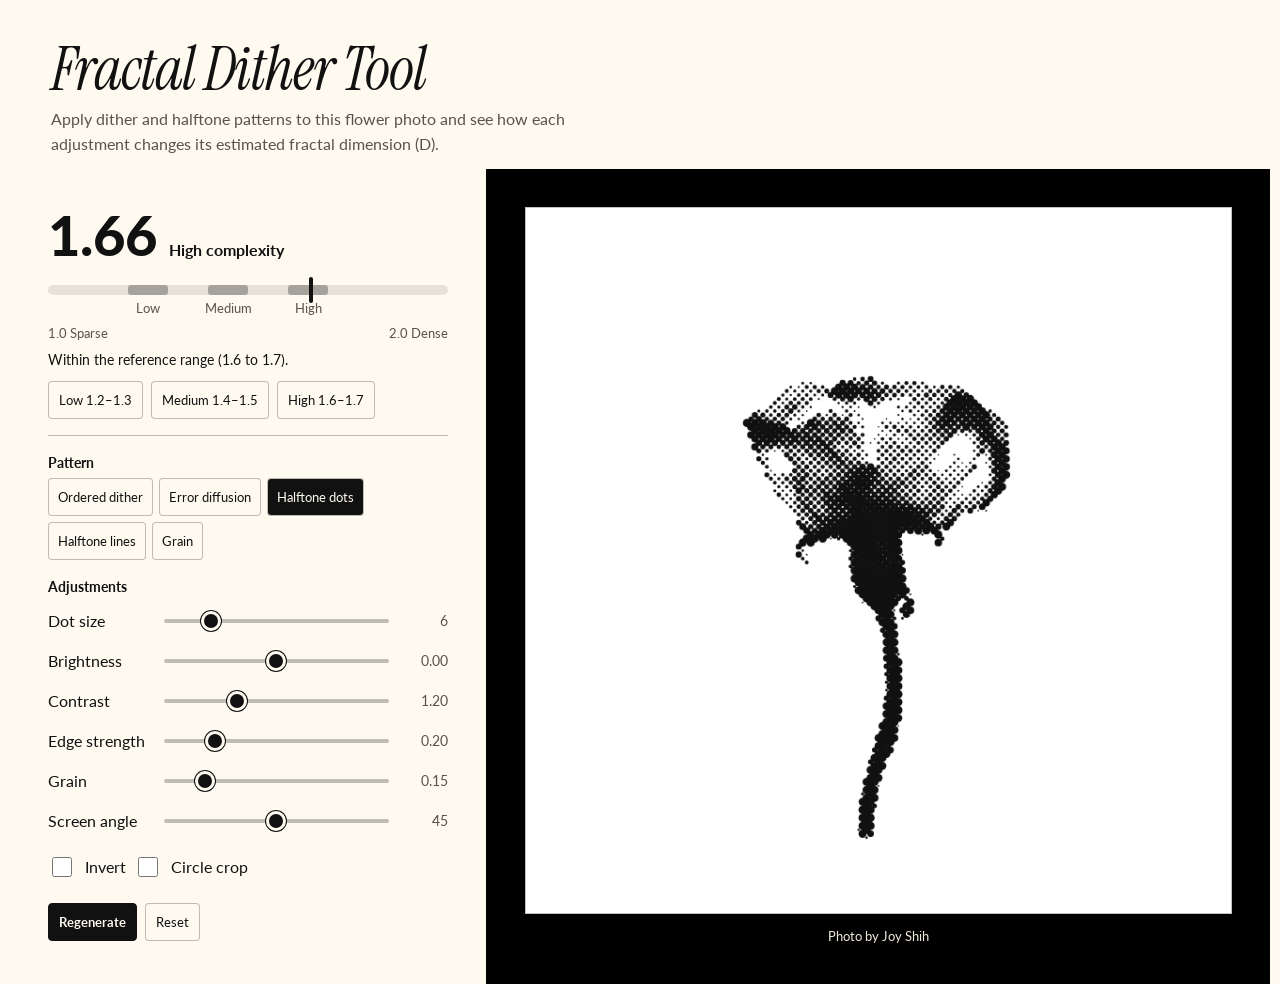
<file: fractal-dither-tool/index.html>
<!DOCTYPE html>
<html lang="en">
<head>
<meta charset="utf-8">
<meta name="viewport" content="width=device-width,initial-scale=1">
<title>Fractal Dither Tool</title>
<link rel="preconnect" href="https://fonts.googleapis.com">
<link href="https://fonts.googleapis.com/css2?family=Instrument+Serif:ital@0;1&family=Lato:wght@400;700&display=swap" rel="stylesheet">
<style>
:root{color-scheme:light;--bg:#FFFAF0;--ink:#111;--mute:#57534d;--line:#1114;--serif:'Instrument Serif',Georgia,serif;--sans:Lato,system-ui,sans-serif}
*{box-sizing:border-box;min-width:0}
html,body{margin:0}
body{background:var(--bg);color:var(--ink);font:16px/1.55 var(--sans);overflow-x:clip}
.band{padding:clamp(20px,3vw,40px) max(4vw,16px)}
header.band{padding-bottom:12px}
h1{font:italic 400 clamp(36px,5vw,60px)/1.05 var(--serif);letter-spacing:-.02em;margin:0 0 6px}
header p{margin:0;color:var(--mute);max-width:62ch}
main{display:grid;grid-template-columns:minmax(270px,.85fr) minmax(0,1.4fr);background:var(--bg);max-width:1260px;margin-inline:auto}
.stage{position:relative;width:100%;max-width:750px;aspect-ratio:1;background:#fff;border:1px solid var(--line);border-radius:0;overflow:hidden}
.stage canvas{position:absolute;inset:0;width:100%;height:100%}
.busy{position:absolute;right:10px;bottom:10px;background:#111;color:#fff;font-size:13px;padding:4px 10px;border-radius:99px;opacity:0;transition:opacity .2s}
.busy.on{opacity:.85}
aside{display:flex;flex-direction:column;gap:16px;padding:clamp(18px,3vw,38px)}
.meter{border-bottom:1px solid var(--line);padding-bottom:16px}
.dval{display:flex;align-items:baseline;gap:12px;flex-wrap:wrap}
.dval b{font-size:clamp(40px,5vw,56px);font-weight:900;line-height:1;color:var(--ink);font-variant-numeric:tabular-nums}
.dval span{font-weight:700}
.scale{position:relative;height:34px;margin:12px 0 4px}
.track{position:absolute;left:0;right:0;top:10px;height:10px;background:color-mix(in srgb,var(--ink) 10%,transparent);border-radius:5px}
.zone{position:absolute;top:10px;height:10px;background:color-mix(in srgb,var(--ink) 30%,transparent);border-radius:3px}
.zone i{position:absolute;top:13px;left:50%;transform:translateX(-50%);font-style:normal;font-size:13px;color:var(--mute);white-space:nowrap}
.mark{position:absolute;top:2px;width:4px;height:26px;margin-left:-2px;background:var(--ink);border-radius:2px;transition:left .25s}
.ends{display:flex;justify-content:space-between;font-size:13px;color:var(--mute);margin-top:14px}
.status{font-size:14px;margin:6px 0 10px}
.row{display:flex;flex-wrap:wrap;gap:8px}
button,.seg label{font:inherit;font-size:13px;min-height:38px;padding:0 10px;border-radius:4px;border:1px solid var(--line);background:var(--bg);color:var(--ink);cursor:pointer}
button:hover,.seg label:hover{border-color:var(--ink)}
button:focus-visible,.seg input:focus-visible+span{outline:2px solid var(--ink);outline-offset:2px}
button.primary{background:var(--ink);border-color:var(--ink);color:var(--bg);font-weight:700}
button:active{transform:translateY(1px)}
fieldset{border:0;padding:4px 0 0;margin:0}
legend{font-weight:700;font-size:14px;padding:0}
.seg{display:flex;flex-wrap:wrap;gap:6px}
.seg label{display:inline-flex;align-items:center;padding:0;position:relative}
.seg input{position:absolute;opacity:0;pointer-events:none}
.seg span{padding:0 9px;line-height:36px;border-radius:3px}
.seg input:checked+span{background:var(--ink);color:var(--bg)}
.ctl{display:grid;grid-template-columns:6.5em minmax(0,1fr) 3.2em;align-items:center;gap:10px;min-height:40px}
.ctl output{text-align:right;font-variant-numeric:tabular-nums;color:var(--mute);font-size:14px}
input[type=range]{-webkit-appearance:none;appearance:none;width:100%;height:28px;background:transparent}
input[type=range]::-webkit-slider-runnable-track{height:4px;background:var(--line);border-radius:2px}
input[type=range]::-moz-range-track{height:4px;background:var(--line);border-radius:2px}
input[type=range]::-webkit-slider-thumb{-webkit-appearance:none;width:20px;height:20px;border-radius:50%;background:var(--ink);margin-top:-8px;border:3px solid var(--bg);box-shadow:0 0 0 1px var(--ink)}
input[type=range]::-moz-range-thumb{width:16px;height:16px;border-radius:50%;background:var(--ink);border:3px solid var(--bg)}
input[type=range]:focus-visible{outline:2px solid var(--ink);outline-offset:2px}
.chk{display:flex;align-items:center;gap:10px;min-height:40px;cursor:pointer}
.chk input{width:20px;height:20px;accent-color:var(--ink)}
.ctl.is-inactive{visibility:hidden}
@media(max-width:680px){main{grid-template-columns:minmax(0,1fr)}.preview{grid-row:1;border-inline-start:0}}
@media(prefers-reduced-motion:reduce){.mark{transition:none}.busy{transition:none}}
.preview{display:grid;place-items:center;align-content:start;gap:12px;margin:0;padding:clamp(16px,3vw,38px);background:#000;border-inline-start:1px solid var(--line)}
.preview figcaption{color:#f2eadd;font-size:13px;text-align:center}
.embedded-tool{overflow:hidden}
.embedded-tool header{display:none}
@media(max-width:680px){main{grid-template-columns:minmax(0,1fr)}.preview{grid-row:1;border-inline-start:0}}
</style>
</head>
<body>
<header class="band">
<h1>Fractal Dither Tool</h1>
<p>Apply dither and halftone patterns to this flower photo and see how each adjustment changes its estimated fractal dimension (D).</p>
</header>
<main>
<aside aria-label="Pattern controls">
<div class="meter">
<div class="dval"><b id="dNum">–</b><span id="dLab">Calculating</span></div>
<div class="scale" id="scale"><div class="track"></div><div class="mark" id="mark"></div></div>
<div class="ends"><span>1.0 Sparse</span><span>2.0 Dense</span></div>
<div class="status" id="status"></div>
<div class="row">
<button data-target="low">Low 1.2–1.3</button>
<button data-target="mid">Medium 1.4–1.5</button>
<button data-target="high">High 1.6–1.7</button>
</div>
</div>
<fieldset>
<legend>Pattern</legend>
<div class="seg" id="modes"></div>
</fieldset>
<fieldset>
<legend>Adjustments</legend>
<div class="ctl"><label for="cell">Dot size</label><input type="range" id="cell" min="2" max="24" step="1" value="6"><output></output></div>
<div class="ctl"><label for="bri">Brightness</label><input type="range" id="bri" min="-1" max="1" step="0.01" value="0"><output></output></div>
<div class="ctl"><label for="con">Contrast</label><input type="range" id="con" min="0.4" max="3" step="0.05" value="1.2"><output></output></div>
<div class="ctl"><label for="edge">Edge strength</label><input type="range" id="edge" min="0" max="1" step="0.01" value="0.2"><output></output></div>
<div class="ctl"><label for="grain">Grain</label><input type="range" id="grain" min="0" max="1" step="0.01" value="0.15"><output></output></div>
<div class="ctl" id="angRow"><label for="ang">Screen angle</label><input type="range" id="ang" min="0" max="90" step="1" value="45"><output></output></div>
<div class="row" style="margin-top:6px"><label class="chk"><input type="checkbox" id="inv"> Invert</label><label class="chk"><input type="checkbox" id="crop"> Circle crop</label></div>
</fieldset>
<div class="row">
<button class="primary" id="reseed">Regenerate</button>
<button id="reset">Reset</button>
</div>
</aside>
<figure class="preview">
<div class="stage"><canvas id="out" width="750" height="750" aria-label="Live pattern preview"></canvas><div class="busy" id="busy">Calculating</div></div>
<figcaption>Photo by Joy Shih</figcaption>
</figure>
</main>
<script>
{
const DEFAULT_SRC="[data-uri]";
const S=750, C=S/2, RC=S/2-1;
const MODES=[["bayer","Ordered dither"],["atkinson","Error diffusion"],["dots","Halftone dots"],["hlines","Halftone lines"],["grain","Grain"]];
const RANGES={low:[1.2,1.3,"Low"],mid:[1.4,1.5,"Medium"],high:[1.6,1.7,"High"]};
const $=id=>document.getElementById(id);
const out=$("out"), octx=out.getContext("2d");
const DEF={mode:"dots",cell:6,bri:0,con:1.2,edge:.2,grain:.15,ang:45,inv:false,crop:false};
let st={...DEF}, seed=20261119, img=null, baseTone=null, edgeMag=null;
$("modes").innerHTML=MODES.map(([v,t])=>`<label><input type="radio" name="mode" value="${v}"><span>${t}</span></label>`).join("");
const circleP=new Path2D();circleP.arc(C,C,RC,0,Math.PI*2);
function offscreen(){const c=document.createElement("canvas");c.width=c.height=S;return c}
function buildTone(){const c=offscreen(),x=c.getContext("2d");x.fillStyle="#fff";x.fillRect(0,0,S,S);
 if(img){const s=Math.max(S/img.width,S/img.height);x.drawImage(img,(S-img.width*s)/2,(S-img.height*s)/2,img.width*s,img.height*s)}
 const d=x.getImageData(0,0,S,S).data,t=new Float32Array(S*S);for(let i=0;i<S*S;i++)t[i]=(d[i*4]*.299+d[i*4+1]*.587+d[i*4+2]*.114)/255;
 baseTone=t;edgeMag=new Float32Array(S*S);let mx=1e-6;
 for(let y=1;y<S-1;y++)for(let x=1;x<S-1;x++){const i=y*S+x,
  gx=t[i-S+1]+2*t[i+1]+t[i+S+1]-t[i-S-1]-2*t[i-1]-t[i+S-1],gy=t[i+S-1]+2*t[i+S]+t[i+S+1]-t[i-S-1]-2*t[i-S]-t[i-S+1],m=Math.hypot(gx,gy);edgeMag[i]=m;if(m>mx)mx=m}
 for(let i=0;i<S*S;i++)edgeMag[i]/=mx}
function rng(s){return()=>{s|=0;s=s+0x6D2B79F5|0;let t=Math.imul(s^s>>>15,1|s);t=t+Math.imul(t^t>>>7,61|t)^t;return((t^t>>>14)>>>0)/4294967296}}
function adjusted(bri){const T=new Float32Array(S*S);
 for(let i=0;i<S*S;i++){let v=(baseTone[i]-.5)*st.con+.5+bri-st.edge*edgeMag[i]*1.6;if(st.inv)v=1-v;T[i]=v<0?0:v>1?1:v}return T}
function cellAvg(T,x0,y0,c){let s=0,n=0;for(let y=y0;y<Math.min(y0+c,S);y++)for(let x=x0;x<Math.min(x0+c,S);x++){s+=T[y*S+x];n++}return n?s/n:1}
const BAYER=(()=>{let m=[[0]];for(let k=0;k<3;k++){const n=m.length,r=[];for(let y=0;y<2*n;y++){r[y]=[];for(let x=0;x<2*n;x++)r[y][x]=m[y%n][x%n]*4+[[0,2],[3,1]][y<n?0:1][x<n?0:1]}m=r}return m})();
function render(ctx,bri){const T=adjusted(bri),R=rng(seed),c=st.cell,g=st.grain;ctx.fillStyle="#fff";ctx.fillRect(0,0,S,S);ctx.fillStyle="#111";
 const mode=st.mode,p=Math.max(1,Math.round(c/2));
 if(mode==="bayer"){for(let y=0;y<S;y+=p)for(let x=0;x<S;x+=p){const v=cellAvg(T,x,y,p);if(v>.96)continue;const th=(BAYER[(y/p)%8][(x/p)%8]+.5)/64+(R()-.5)*g*.25;if(v<th)ctx.fillRect(x,y,p,p)}}
 else if(mode==="atkinson"){const W=Math.ceil(S/p),E=new Float32Array(W*W);for(let y=0;y<W;y++)for(let x=0;x<W;x++)E[y*W+x]=cellAvg(T,x*p,y*p,p)+(R()-.5)*g*.3;
  for(let y=0;y<W;y++)for(let x=0;x<W;x++){const i=y*W+x,o=E[i],nv=o<.5?0:1,e=(o-nv)/8;if(!nv)ctx.fillRect(x*p,y*p,p,p);
   for(const [dx,dy] of [[1,0],[2,0],[-1,1],[0,1],[1,1],[0,2]]){const X=x+dx,Y=y+dy;if(X>=0&&X<W&&Y<W)E[Y*W+X]+=e}}}
 else if(mode==="dots"||mode==="hlines"){const a=st.ang*Math.PI/180,ca=Math.cos(a),sa=Math.sin(a),L=S*.75,cc=Math.max(3,c);
  for(let v=-L;v<L;v+=cc)for(let u=-L;u<L;u+=cc){const x=C+u*ca-v*sa,y=C+u*sa+v*ca;if(x<-cc||y<-cc||x>S+cc||y>S+cc)continue;
   const xi=Math.max(0,Math.min(S-1,x|0)),yi=Math.max(0,Math.min(S-1,y|0));let dk=1-T[yi*S+xi]+(R()-.5)*g*.25;if(dk<=.03)continue;dk=Math.min(1,dk);
   if(mode==="dots"){ctx.beginPath();ctx.arc(x,y,cc*.72*Math.sqrt(dk),0,Math.PI*2);ctx.fill()}
   else{ctx.save();ctx.translate(x,y);ctx.rotate(a);ctx.fillRect(-cc/2-.3,-cc*dk/2,cc+.6,cc*dk);ctx.restore()}}}
 else if(mode==="grain"){const q=Math.max(1,Math.round(c/3));for(let y=0;y<S;y+=q)for(let x=0;x<S;x+=q){const dk=1-cellAvg(T,x,y,q);if(dk<.04)continue;if(R()<dk**(1.2-g*.6))ctx.fillRect(x,y,q,q)}}
 if(st.crop){ctx.save();ctx.globalCompositeOperation="destination-in";ctx.fill(circleP);ctx.restore();ctx.save();ctx.globalCompositeOperation="destination-over";ctx.fillStyle="#fff";ctx.fillRect(0,0,S,S);ctx.restore();ctx.lineWidth=2;ctx.strokeStyle="#111";ctx.stroke(circleP)}}
// fractal dimension: box counting on a 430px copy, ink = luminance < 160, boxes 2–64
const small=document.createElement("canvas");small.width=small.height=430;const sctx=small.getContext("2d",{willReadFrequently:true});
function dimension(src){sctx.fillStyle="#fff";sctx.fillRect(0,0,430,430);sctx.drawImage(src,0,0,430,430);const d=sctx.getImageData(0,0,430,430).data,n=430,a=new Uint8Array(n*n);
 for(let i=0;i<n*n;i++)a[i]=(d[i*4]*.299+d[i*4+1]*.587+d[i*4+2]*.114)<160?1:0;
 const xs=[],ys=[];for(const k of [2,4,8,16,32,64]){const m=Math.floor(n/k);let cnt=0;for(let by=0;by<m;by++)for(let bx=0;bx<m;bx++){let hit=0;for(let y=by*k;y<by*k+k&&!hit;y++)for(let x=bx*k;x<bx*k+k;x++)if(a[y*n+x]){hit=1;break}cnt+=hit}
  if(cnt>0){xs.push(Math.log(k));ys.push(Math.log(cnt))}}
 if(xs.length<2)return 0;const N=xs.length,mx=xs.reduce((s,v)=>s+v,0)/N,my=ys.reduce((s,v)=>s+v,0)/N;let num=0,den=0;for(let i=0;i<N;i++){num+=(xs[i]-mx)*(ys[i]-my);den+=(xs[i]-mx)**2}return -num/den}
function band(D){
 for(const [a,b,label] of Object.values(RANGES)){
  if(D>=a-.005&&D<=b+.005)return [label+" complexity", "Within the reference range ("+a+" to "+b+")."];
 }
 if(D<1.2)return ["Below range","Below the low-complexity reference range."];
 if(D>1.7)return ["Above range","Above the high-complexity reference range."];
 return ["Between ranges","This estimate falls between two reference ranges."];
}
function drawScale(){
 for(const [start,end,label] of Object.values(RANGES)){
  const zone=document.createElement("div");
  zone.className="zone";
  zone.style.left=((start-1)*100)+"%";
  zone.style.width=((end-start)*100)+"%";
  const caption=document.createElement("i");
  caption.textContent=label;
  zone.append(caption);
  $("scale").insertBefore(zone,$("mark"));
 }
}
function showD(D){$("dNum").textContent=D.toFixed(2);const [lab,msg]=band(D);$("dLab").textContent=lab;$("status").textContent=msg;$("mark").style.left=Math.max(0,Math.min(100,(D-1)*100))+"%"}
let toneDirty=true,raf=0;
function sync(){document.querySelectorAll(".ctl input[type=range]").forEach(r=>{r.value=st[r.id];r.nextElementSibling.textContent=(+st[r.id]).toFixed(r.step<1?2:0)});
 ["inv","crop"].forEach(k=>$(k).checked=st[k]);
 document.querySelectorAll("input[name=mode]").forEach(r=>r.checked=r.value===st.mode);
 $("angRow").classList.toggle("is-inactive",!(st.mode==="dots"||st.mode==="hlines"));
}
function schedule(){cancelAnimationFrame(raf);raf=requestAnimationFrame(()=>{if(toneDirty){buildTone();toneDirty=false}render(octx,st.bri);showD(dimension(out))})}
document.querySelectorAll(".ctl input[type=range]").forEach(r=>r.addEventListener("input",()=>{st[r.id]=+r.value;r.nextElementSibling.textContent=(+r.value).toFixed(r.step<1?2:0);schedule()}));
document.addEventListener("change",e=>{const t=e.target;
 if(t.name==="mode"){st.mode=t.value;sync();schedule()}
 else if(["inv","crop"].includes(t.id)){st[t.id]=t.checked;schedule()}});
$("reseed").addEventListener("click",()=>{seed=Math.floor(Math.random()*1e9);sync();schedule()});
$("reset").addEventListener("click",()=>{st={...DEF};seed=20261119;toneDirty=true;sync();schedule()});
const probe=offscreen(),pctx=probe.getContext("2d");
document.querySelectorAll("[data-target]").forEach(b=>b.addEventListener("click",()=>{const [a,c]=RANGES[b.dataset.target],goal=(a+c)/2;$("busy").classList.add("on");
 setTimeout(()=>{if(toneDirty){buildTone();toneDirty=false}const Dof=v=>{render(pctx,v);return dimension(probe)};
  let lo=-1,hi=1,dlo=Dof(lo),dhi=Dof(hi),msg="";
  if(dlo<goal){st.bri=lo;msg="With these settings, the highest estimate is D "+dlo.toFixed(2)+". Try a smaller dot size."}
  else if(dhi>goal){st.bri=hi;msg="With these settings, the lowest estimate is D "+dhi.toFixed(2)+". Try a larger dot size or lower contrast."}
  else{for(let i=0;i<14;i++){const m=(lo+hi)/2;Dof(m)>goal?lo=m:hi=m}st.bri=+((lo+hi)/2).toFixed(2)}
  sync();render(octx,st.bri);showD(dimension(out));if(msg)$("status").textContent=msg;$("busy").classList.remove("on")},30)}));
drawScale();
sync();
const photo = new Image();
photo.onload = () => {
 img = photo;
 toneDirty = true;
 schedule();
};
photo.src = DEFAULT_SRC;
}
if (window.parent !== window) {
 document.documentElement.classList.add("embedded-tool");
 const sendHeight = () => {
  window.parent.postMessage({type:"dither-tool-height", height:document.body.offsetHeight}, "*");
 };
 new ResizeObserver(sendHeight).observe(document.body);
 addEventListener("load", sendHeight);
}
</script>
</body>
</html>
</file>
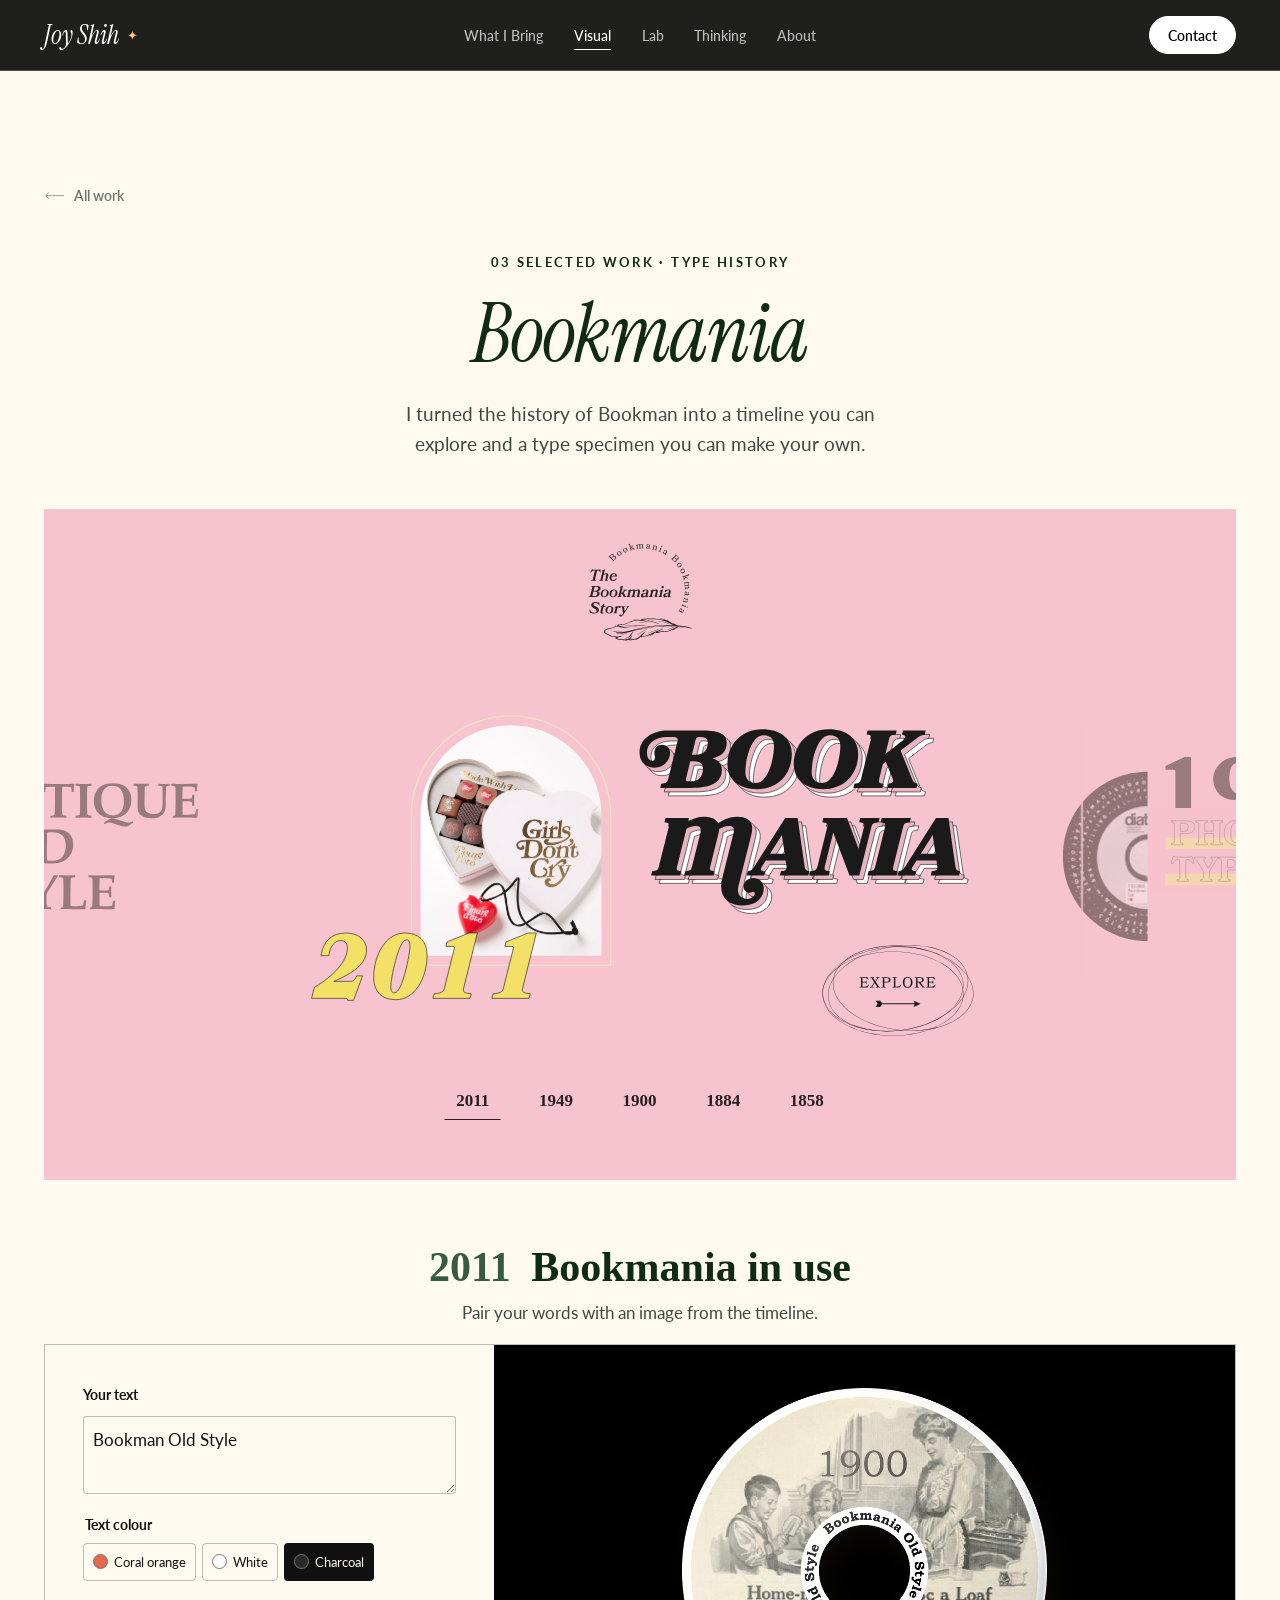
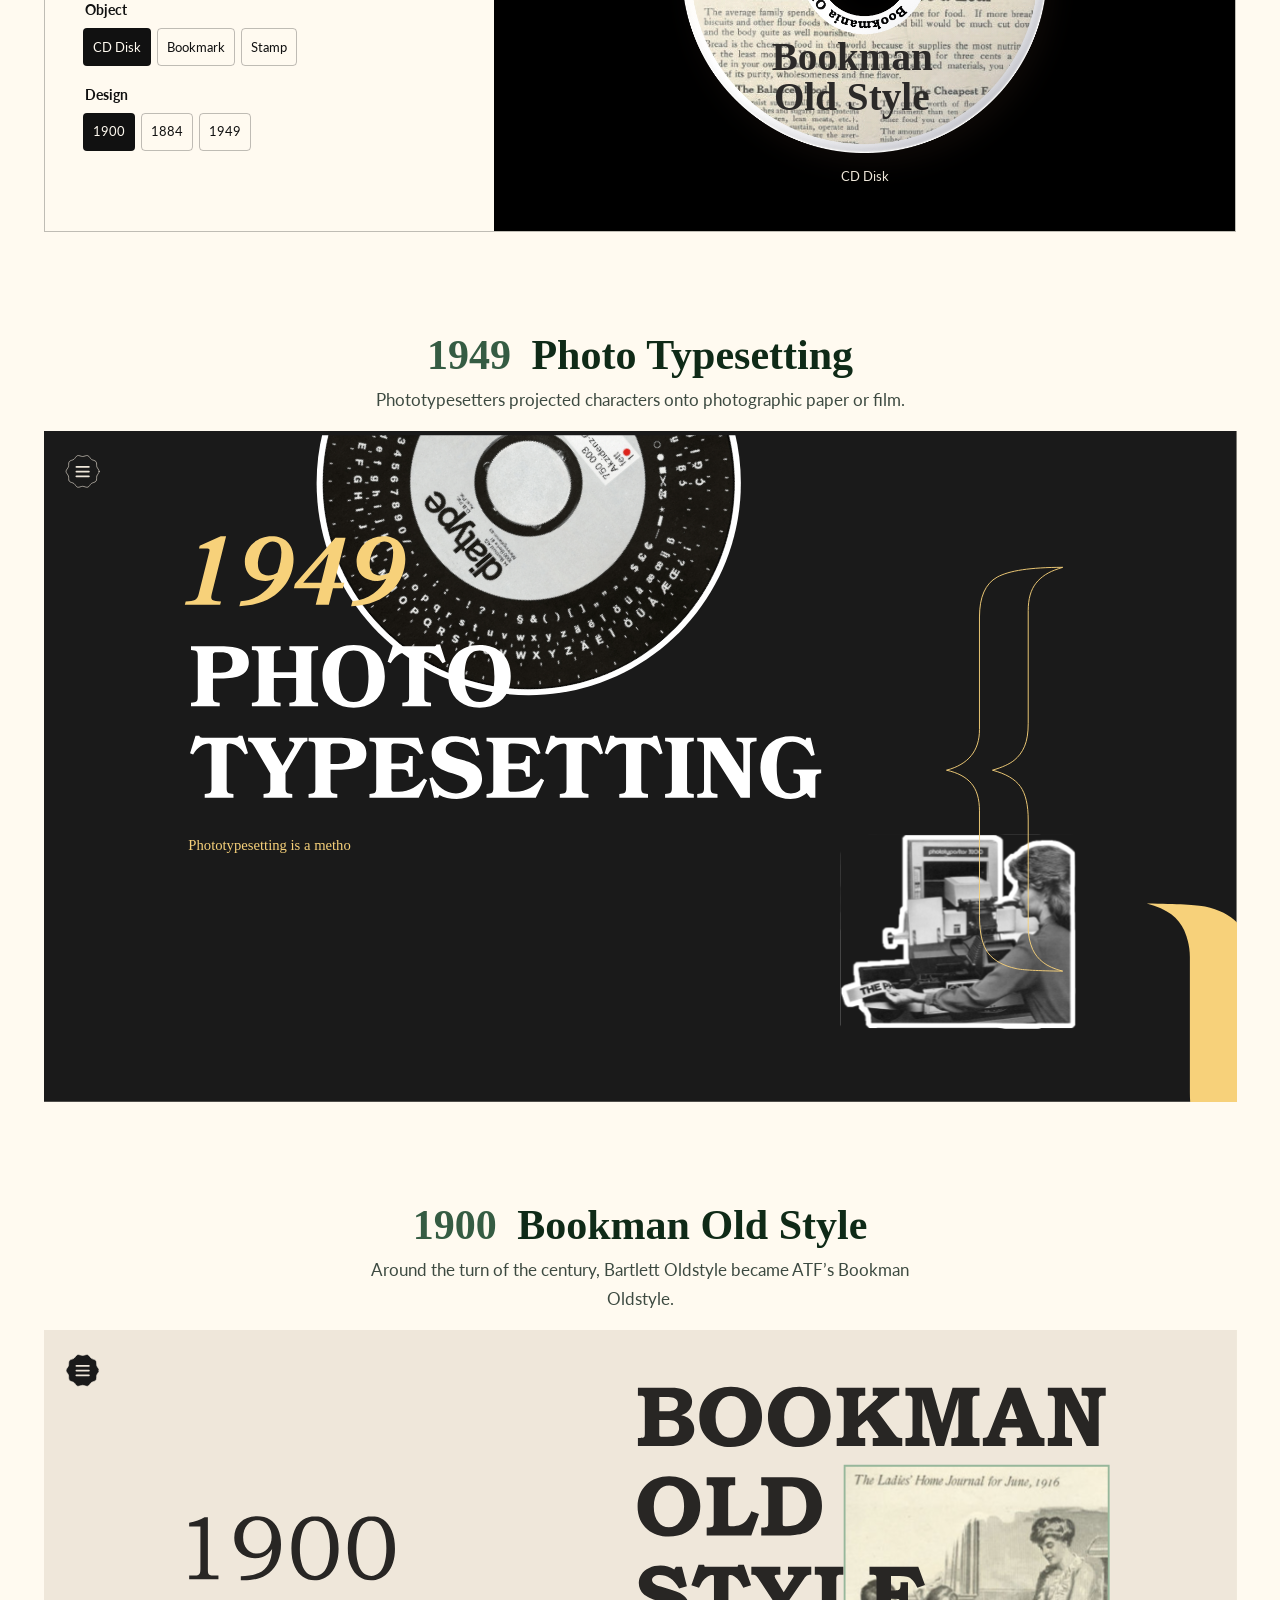
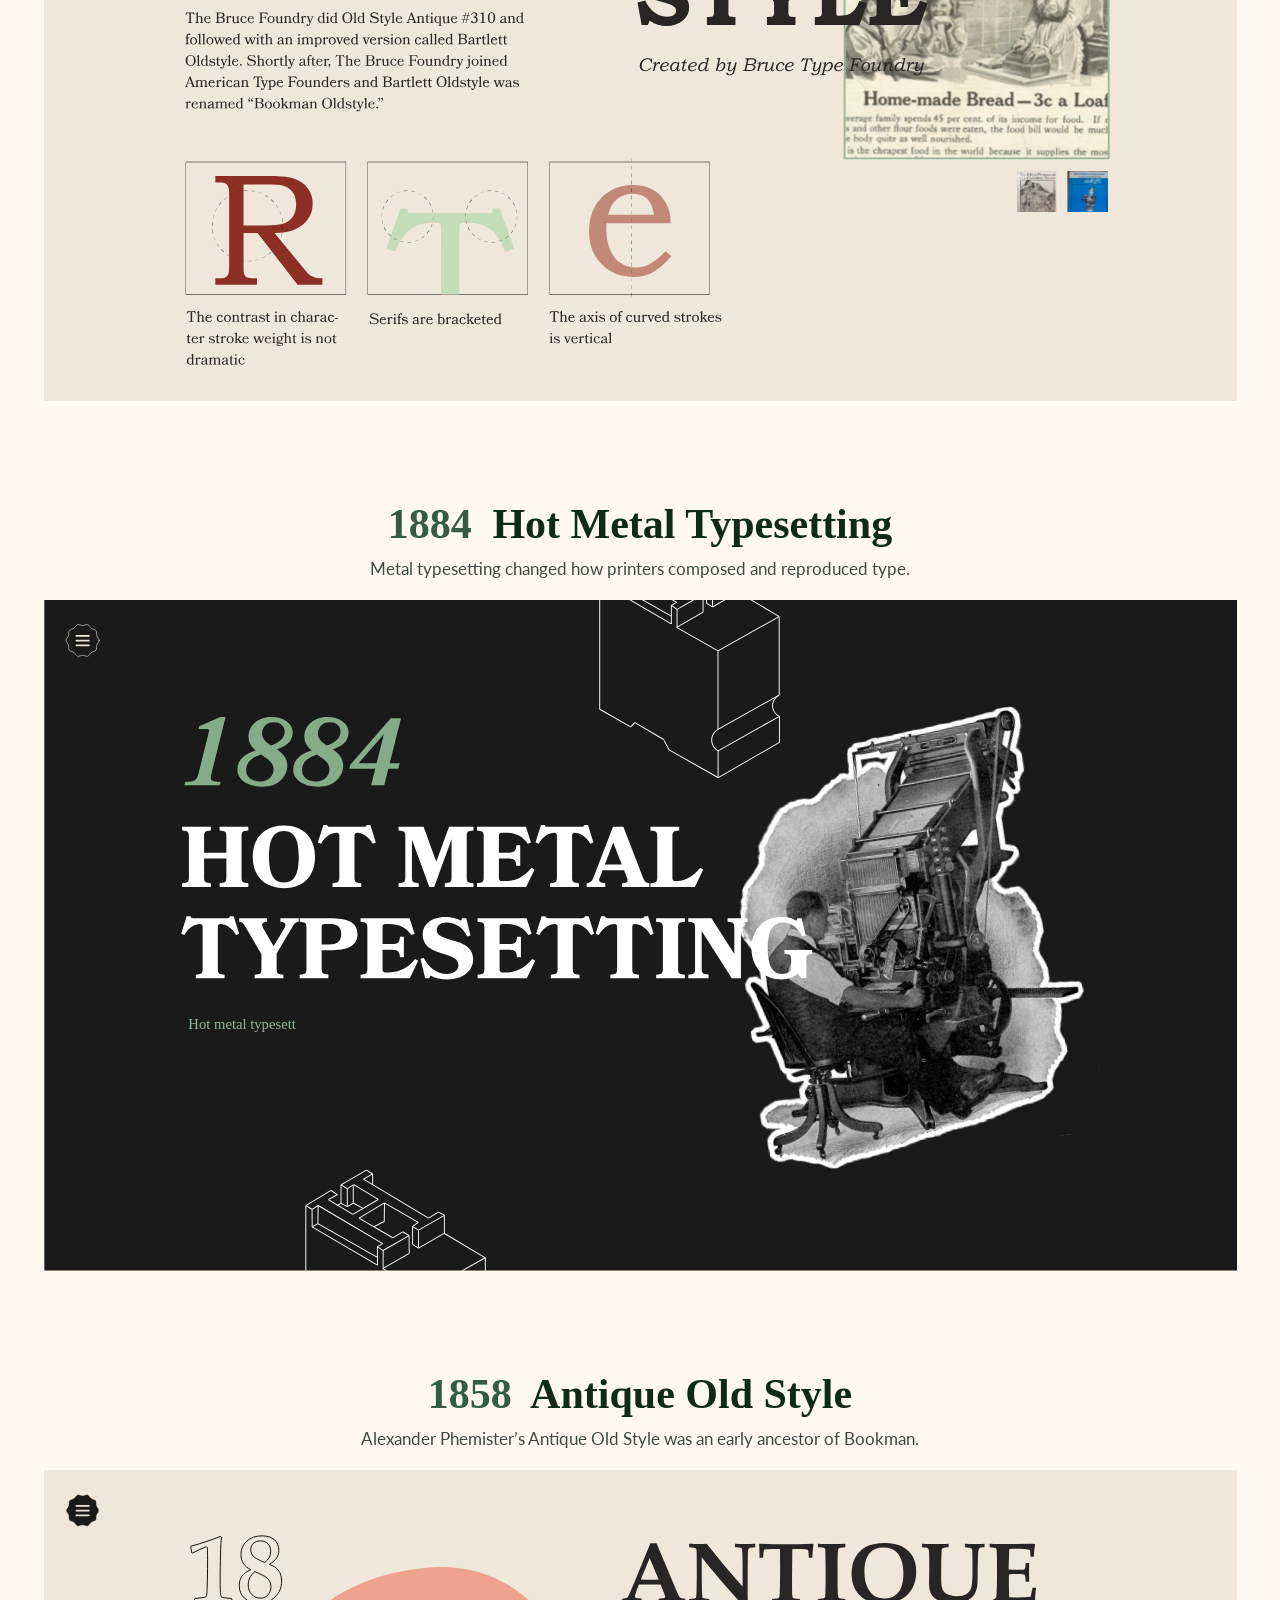
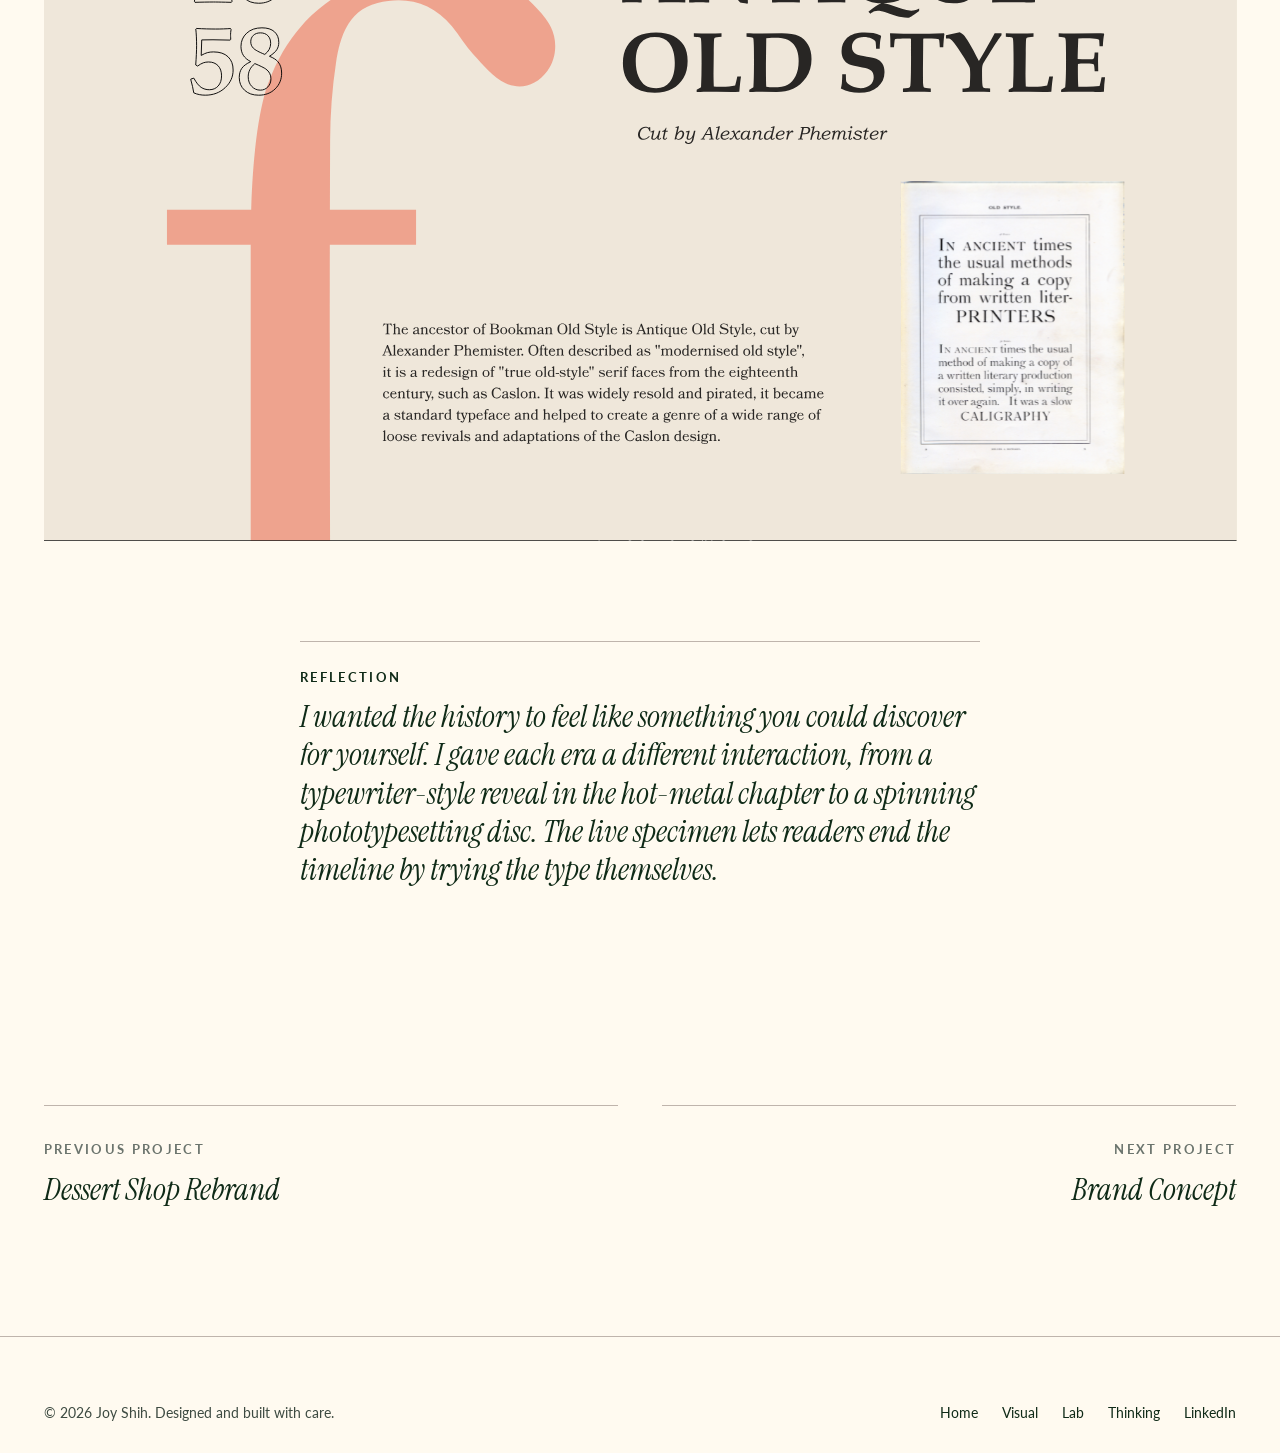
<file: case-bookmania.html>
<!DOCTYPE html>
<html lang="en">
<head>
<meta charset="utf-8">
<script>try{history.scrollRestoration="manual"}catch(e){}if(!location.hash)window.scrollTo(0,0)</script>

<meta name="viewport" content="width=device-width,initial-scale=1,viewport-fit=cover">
<title>Bookmania — Joy Shih</title>
<meta name="description" content="I turned the history of Bookman into a timeline you can explore and a type specimen you can make your own.">
<meta name="theme-color" content="#000000">
<link rel="preconnect" href="https://fonts.googleapis.com">
<link rel="preconnect" href="https://fonts.gstatic.com" crossorigin>
<link href="https://fonts.googleapis.com/css2?family=Instrument+Serif:ital@0;1&family=Caudex&family=Inter:wght@400;700;900&family=Lato:wght@400;700;900&display=swap" rel="stylesheet">
<link rel="stylesheet" href="st/stories.css">
<link rel="stylesheet" href="cs/case.css">
<link rel="stylesheet" href="st/mobile-nav.css">
<script src="st/mobile-nav.js" defer></script>
<link rel="stylesheet" href="cs/bookmania.css">
</head>
<body class="light">
<a class="skip" href="#main">Skip to content</a>
<canvas id="stars" aria-hidden="true"></canvas>
<header class="bar">
 <a class="brand" href="index.html" aria-label="Joy Shih, home">Joy Shih<i aria-hidden="true">✦</i></a>
 <nav id="site-nav" aria-label="Main"><a class="nl" href="index.html#team">What I Bring</a><a class="nl on" href="work.html">Visual</a><a class="nl" href="lab.html">Lab</a><a class="nl" href="stories.html">Thinking</a><a class="nl" href="index.html#about">About</a></nav>
 <a class="btn btn-sm" href="index.html#contact">Contact</a>
 <button class="menu-toggle" type="button" aria-label="Toggle navigation" aria-expanded="false" aria-controls="site-nav"><svg viewBox="0 0 24 24" width="22" height="22" aria-hidden="true"><path d="M3 6h18M3 12h18M3 18h18" fill="none" stroke="currentColor" stroke-width="1.5"/></svg></button>
</header>
<main id="main">
<article class="art bk-project" id="bookmania" aria-labelledby="bookmania-title">
 <a class="back" href="work.html"><svg class="arw" viewBox="0 0 44 16" aria-hidden="true"><path d="M0 8h40M33 1l7 7-7 7" fill="none" stroke="currentColor" stroke-width="1.5"/></svg> All work</a>
 <header class="a-head">
  <p class="kicker">03 Selected work · Type history</p>
  <h1 id="bookmania-title">Bookmania</h1>
  <p class="a-dek">I turned the history of Bookman into a timeline you can explore and a type specimen you can make your own.</p>
 </header>
 <div class="bk-board bk-opening" id="bk-opening">
  <div class="bk-opening-scene">
   <img class="bk-board-base" src="cs/bk-opening-live-1858.svg" data-era="1858" data-lane="-1" alt="" aria-hidden="true" width="1920" height="1080">
   <img class="bk-board-base" src="cs/bk-opening-live-2011.svg" data-era="2011" data-lane="0" alt="Bookmania · 2011" width="1920" height="1080">
   <img class="bk-board-base" src="cs/bk-opening-live-1949.svg" data-era="1949" data-lane="1" alt="" aria-hidden="true" width="1920" height="1080">
  </div>
  <img class="bk-opening-fixed" src="cs/bk-opening-fixed.svg" alt="The Bookmania Story" width="1920" height="1080">
  <div class="bk-opening-choices" role="group" aria-label="Preview an era"><button type="button" data-year="2011" data-title="Bookmania" aria-pressed="true">2011</button><button type="button" data-year="1949" data-title="Photo Typesetting" aria-pressed="false">1949</button><button type="button" data-year="1900" data-title="Bookman Old Style" aria-pressed="false">1900</button><button type="button" data-year="1884" data-title="Hot Metal Typesetting" aria-pressed="false">1884</button><button type="button" data-year="1858" data-title="Antique Old Style" aria-pressed="false">1858</button></div>
  <a class="bk-opening-explore" href="#bk-2011">Explore <span aria-hidden="true">↗</span></a>
 </div>
 <section class="bk-chapter bk-maker" id="bk-2011" aria-labelledby="bk-heading-2011">
  <header class="bk-chapter-head">
   <h2 id="bk-heading-2011"><span>2011</span> Bookmania in use</h2>
   <p>Pair your words with an image from the timeline.</p>
  </header>
  <div class="bk-maker-grid">
   <div class="bk-maker-controls">
    <label for="bk-custom-text">Your text</label>
    <textarea id="bk-custom-text" maxlength="60" rows="2">Bookman Old Style</textarea>
    <fieldset class="bk-colour-options">
     <legend>Text colour</legend>
     <label><input type="radio" name="bk-ink" value="coral"><span style="--swatch:#e3694e">Coral orange</span></label>
     <label><input type="radio" name="bk-ink" value="white"><span style="--swatch:#ffffff">White</span></label>
     <label><input type="radio" name="bk-ink" value="charcoal" checked><span style="--swatch:#2c2a29">Charcoal</span></label>
    </fieldset>
    <fieldset class="bk-product-options">
     <legend>Object</legend>
     <label><input type="radio" name="bk-product" value="disk" checked><span>CD Disk</span></label>
     <label><input type="radio" name="bk-product" value="bookmark"><span>Bookmark</span></label>
     <label><input type="radio" name="bk-product" value="stamp"><span>Stamp</span></label>
    </fieldset>
    <fieldset class="bk-layout-options">
     <legend>Design</legend>
     <label><input type="radio" name="bk-layout" value="1900" checked><span>1900</span></label>
     <label><input type="radio" name="bk-layout" value="1884"><span>1884</span></label>
     <label><input type="radio" name="bk-layout" value="1949"><span>1949</span></label>
    </fieldset>
   </div>
   <figure class="bk-maker-preview" aria-label="Live product preview">
    <div class="bk-mockup" data-product="disk" data-ink="charcoal" data-layout="1900">
     <div class="bk-product-face">
      <img class="bk-product-shell" src="cs/bk-eps-disk-1900.webp" alt="1900 design on a CD Disk">
      <svg class="bk-print" viewBox="0 0 1427 1427" role="img" aria-label="Bookman Old Style" xmlns="http://www.w3.org/2000/svg">
       <text class="bk-print-text" text-anchor="start" font-size="153.264"><tspan x="411.75" y="1114.9499999999998">Bookman</tspan><tspan x="418.04999999999995" y="1242.75">Old Style</tspan></text>
      </svg>
     </div>
    </div>
    <figcaption>CD Disk</figcaption>
   </figure>
  </div>
 </section>
 
 <section class="bk-chapter" id="bk-1949" aria-labelledby="bk-heading-1949">
  <header class="bk-chapter-head">
   <h2 id="bk-heading-1949"><span>1949</span> Photo Typesetting</h2>
   <p>Phototypesetters projected characters onto photographic paper or film.</p>
  </header>
  <div class="bk-board" data-animation="cs/bk-animated-1949.svg">
   <img class="bk-board-base" src="cs/bk-clean-1949.svg" alt="Photo Typesetting chapter artwork" width="1440" height="810" loading="lazy">
   <p class="bk-board-copy bk-board-copy-1949"><span class="sr">Phototypesetting is a method of setting type. It uses photography to make columns of type on a scroll of photographic paper. The first phototypesetters quickly project light through a film negative of an individual character in a font, then through a lens that magnifies or reduces the size of the character onto photographic paper or film, which is collected on a spool in a light-proof canister.</span><span aria-hidden="true">Phototypesetting is a method of setting type. It uses photography to make columns of type on a scroll of photographic paper. The first phototypesetters quickly project light through a film negative of an individual character in a font, then through a lens that magnifies or reduces the size of the character onto photographic paper or film, which is collected on a spool in a light-proof canister.</span></p>
  </div>
 </section>
 <section class="bk-chapter" id="bk-1900" aria-labelledby="bk-heading-1900">
  <header class="bk-chapter-head">
   <h2 id="bk-heading-1900"><span>1900</span> Bookman Old Style</h2>
   <p>Around the turn of the century, Bartlett Oldstyle became ATF’s Bookman Oldstyle.</p>
  </header>
  <div class="bk-board" data-animation="cs/bk-animated-1900.svg">
   <img class="bk-board-base" src="cs/bk-clean-1900.svg" alt="Bookman Old Style chapter artwork" width="1440" height="810" loading="lazy">
   
  </div>
 </section>
 <section class="bk-chapter" id="bk-1884" aria-labelledby="bk-heading-1884">
  <header class="bk-chapter-head">
   <h2 id="bk-heading-1884"><span>1884</span> Hot Metal Typesetting</h2>
   <p>Metal typesetting changed how printers composed and reproduced type.</p>
  </header>
  <div class="bk-board" data-animation="cs/bk-animated-1884.svg">
   <img class="bk-board-base" src="cs/bk-clean-1884.svg" alt="Hot Metal Typesetting chapter artwork" width="1440" height="810" loading="lazy">
   <p class="bk-board-copy bk-board-copy-1884"><span class="sr">Hot metal typesetting was developed in the late nineteenth century as a development of conventional cast metal type. The technology had several advantages: it reduced labor since type sorts did not need to be slotted into position manually, and each casting created crisp new type for each printing job. In the case of Linotype machines, each line was cast as a robust continuous block which was useful for rapid newspaper printing.</span><span aria-hidden="true">Hot metal typesetting was developed in the late nineteenth century as a development of conventional cast metal type. The technology had several advantages: it reduced labor since type sorts did not need to be slotted into position manually, and each casting created crisp new type for each printing job. In the case of Linotype machines, each line was cast as a robust continuous block which was useful for rapid newspaper printing.</span></p>
  </div>
 </section>
 <section class="bk-chapter" id="bk-1858" aria-labelledby="bk-heading-1858">
  <header class="bk-chapter-head">
   <h2 id="bk-heading-1858"><span>1858</span> Antique Old Style</h2>
   <p>Alexander Phemister’s Antique Old Style was an early ancestor of Bookman.</p>
  </header>
  <div class="bk-board" data-animation="cs/bk-animated-1858.svg">
   <img class="bk-board-base" src="cs/bk-clean-1858.svg" alt="Antique Old Style chapter artwork" width="1440" height="810" loading="lazy">
   
  </div>
 </section>
 <aside class="takeaway">
  <p class="kicker">Reflection</p>
  <p>I wanted the history to feel like something you could discover for yourself. I gave each era a different interaction, from a typewriter-style reveal in the hot-metal chapter to a spinning phototypesetting disc. The live specimen lets readers end the timeline by trying the type themselves.</p>
 </aside>
 <script type="application/json" id="bk-print-geometry">{"stamp-1900":{"width":453,"height":558,"size":67.14,"first":406.335,"second":475.79999999999995,"firstX":63.3897,"secondX":66.78},"stamp-1884":{"width":453,"height":558,"size":67.14,"first":406.335,"second":475.79999999999995,"firstX":60.424999999999955,"secondX":63.81499999999994},"stamp-1949":{"width":453,"height":558,"size":67.14,"first":406.335,"second":475.79999999999995,"firstX":64.91499999999996,"secondX":68.30500000000006},"bookmark-1900":{"width":694,"height":1494,"size":42.59295,"first":1216.4250000000002,"second":1260.4859999999999,"firstX":243.036,"secondX":245.1885},"bookmark-1884":{"width":695,"height":1494,"size":42.59295,"first":1216.4250000000002,"second":1260.4859999999999,"firstX":243.317,"secondX":245.46949999999993},"bookmark-1949":{"width":695,"height":1494,"size":42.59295,"first":1216.4250000000002,"second":1260.4859999999999,"firstX":244.00999999999976,"secondX":246.15499999999997},"disk-1900":{"width":1427,"height":1427,"size":123.60000000000001,"first":1114.9499999999998,"second":1242.75,"firstX":411.75,"secondX":418.04999999999995},"disk-1884":{"width":1427,"height":1427,"size":123.60000000000001,"first":1114.9499999999998,"second":1242.75,"firstX":411.89999999999986,"secondX":418.1999999999998},"disk-1949":{"width":1428,"height":1427,"size":123.60000000000001,"first":1114.9499999999998,"second":1242.75,"firstX":412.64999999999964,"secondX":418.9500000000003}}</script>
</article>
<nav class="pn" aria-label="Project navigation"><a href="case-dessert.html"><span class="kicker">Previous Project</span><b>Dessert Shop Rebrand</b></a><a class="nx" href="case-brand.html"><span class="kicker">Next Project</span><b>Brand Concept</b></a></nav>
</main>
<script src="cs/bookmania.js" defer></script>
<footer class="foot"><div class="ft"><span>© 2026 Joy Shih. Designed and built with care.</span><nav aria-label="Footer"><a href="index.html">Home</a><a href="work.html">Visual</a><a href="lab.html">Lab</a><a href="stories.html">Thinking</a><a href="https://www.linkedin.com/in/joy-shih-3771a3178" target="_blank" rel="noopener">LinkedIn</a></nav></div></footer>
<script src="st/stories.js"></script>
</body>
</html>
</file>
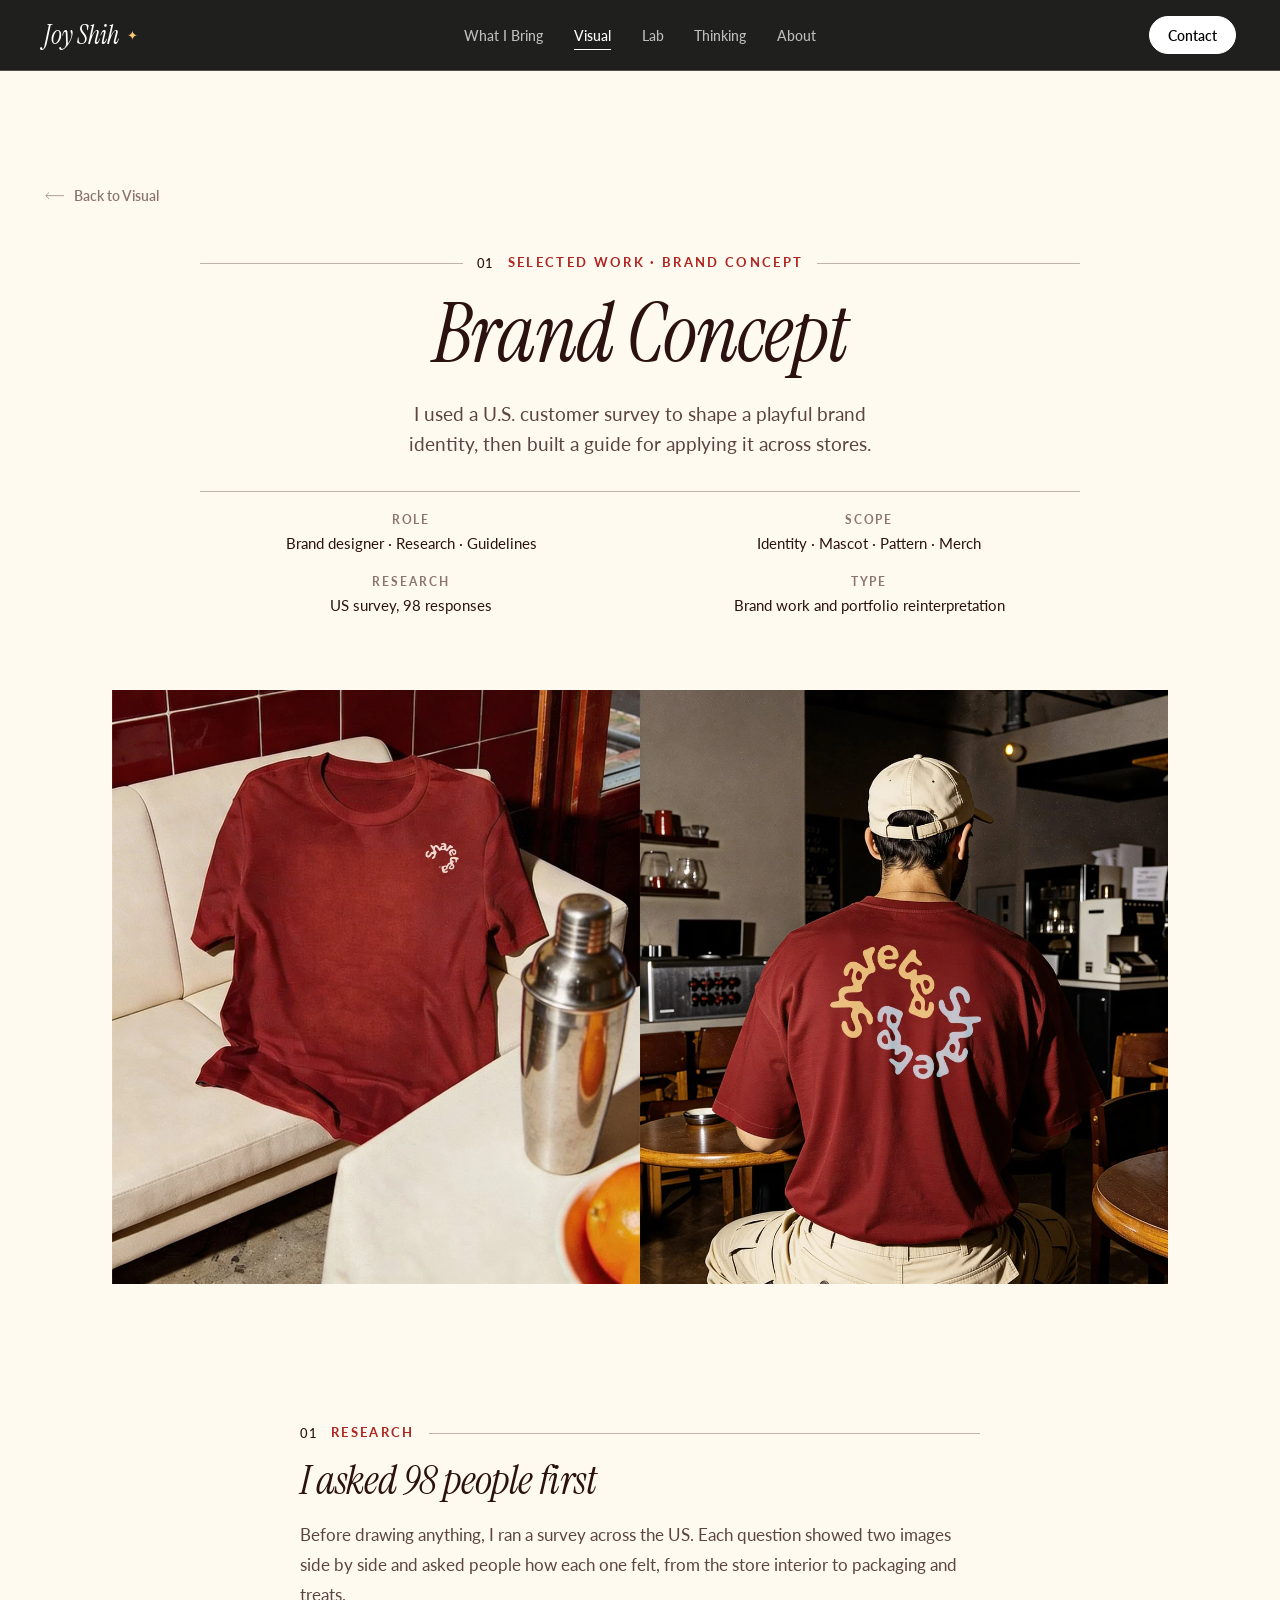
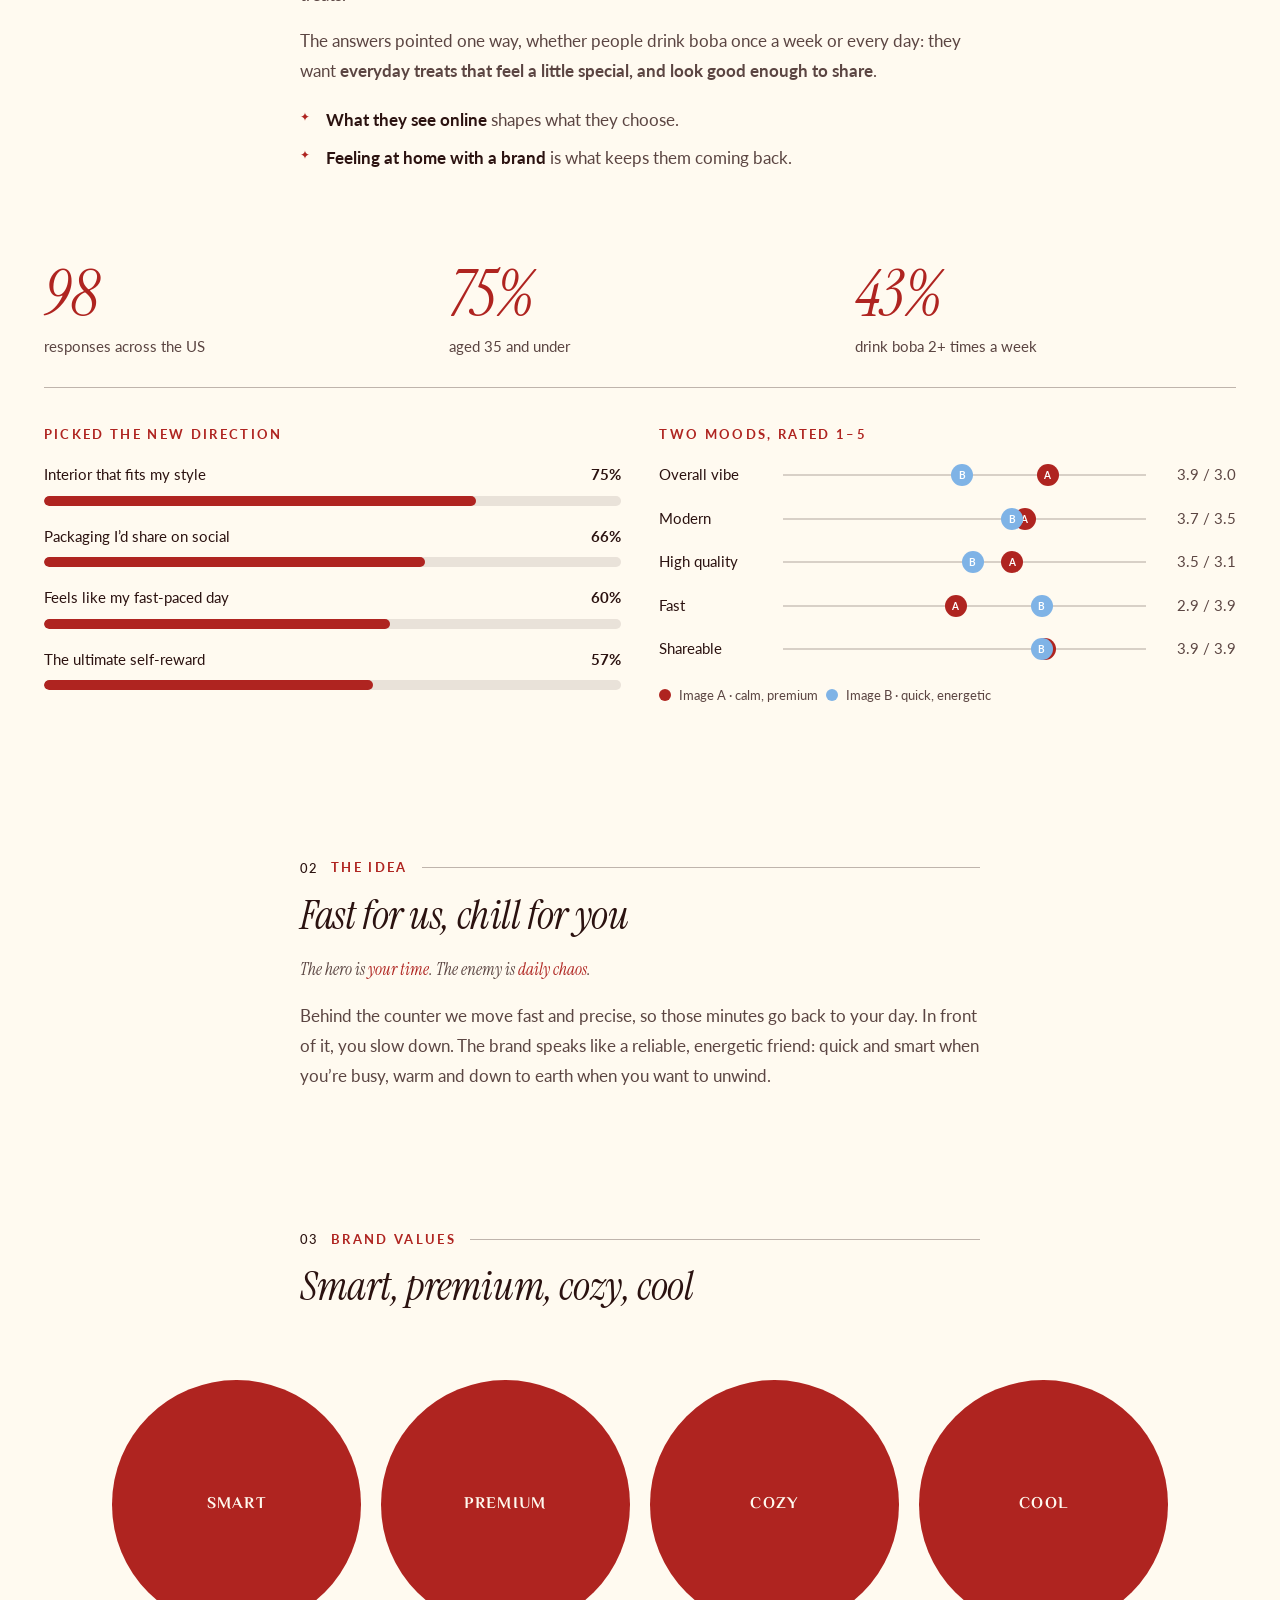
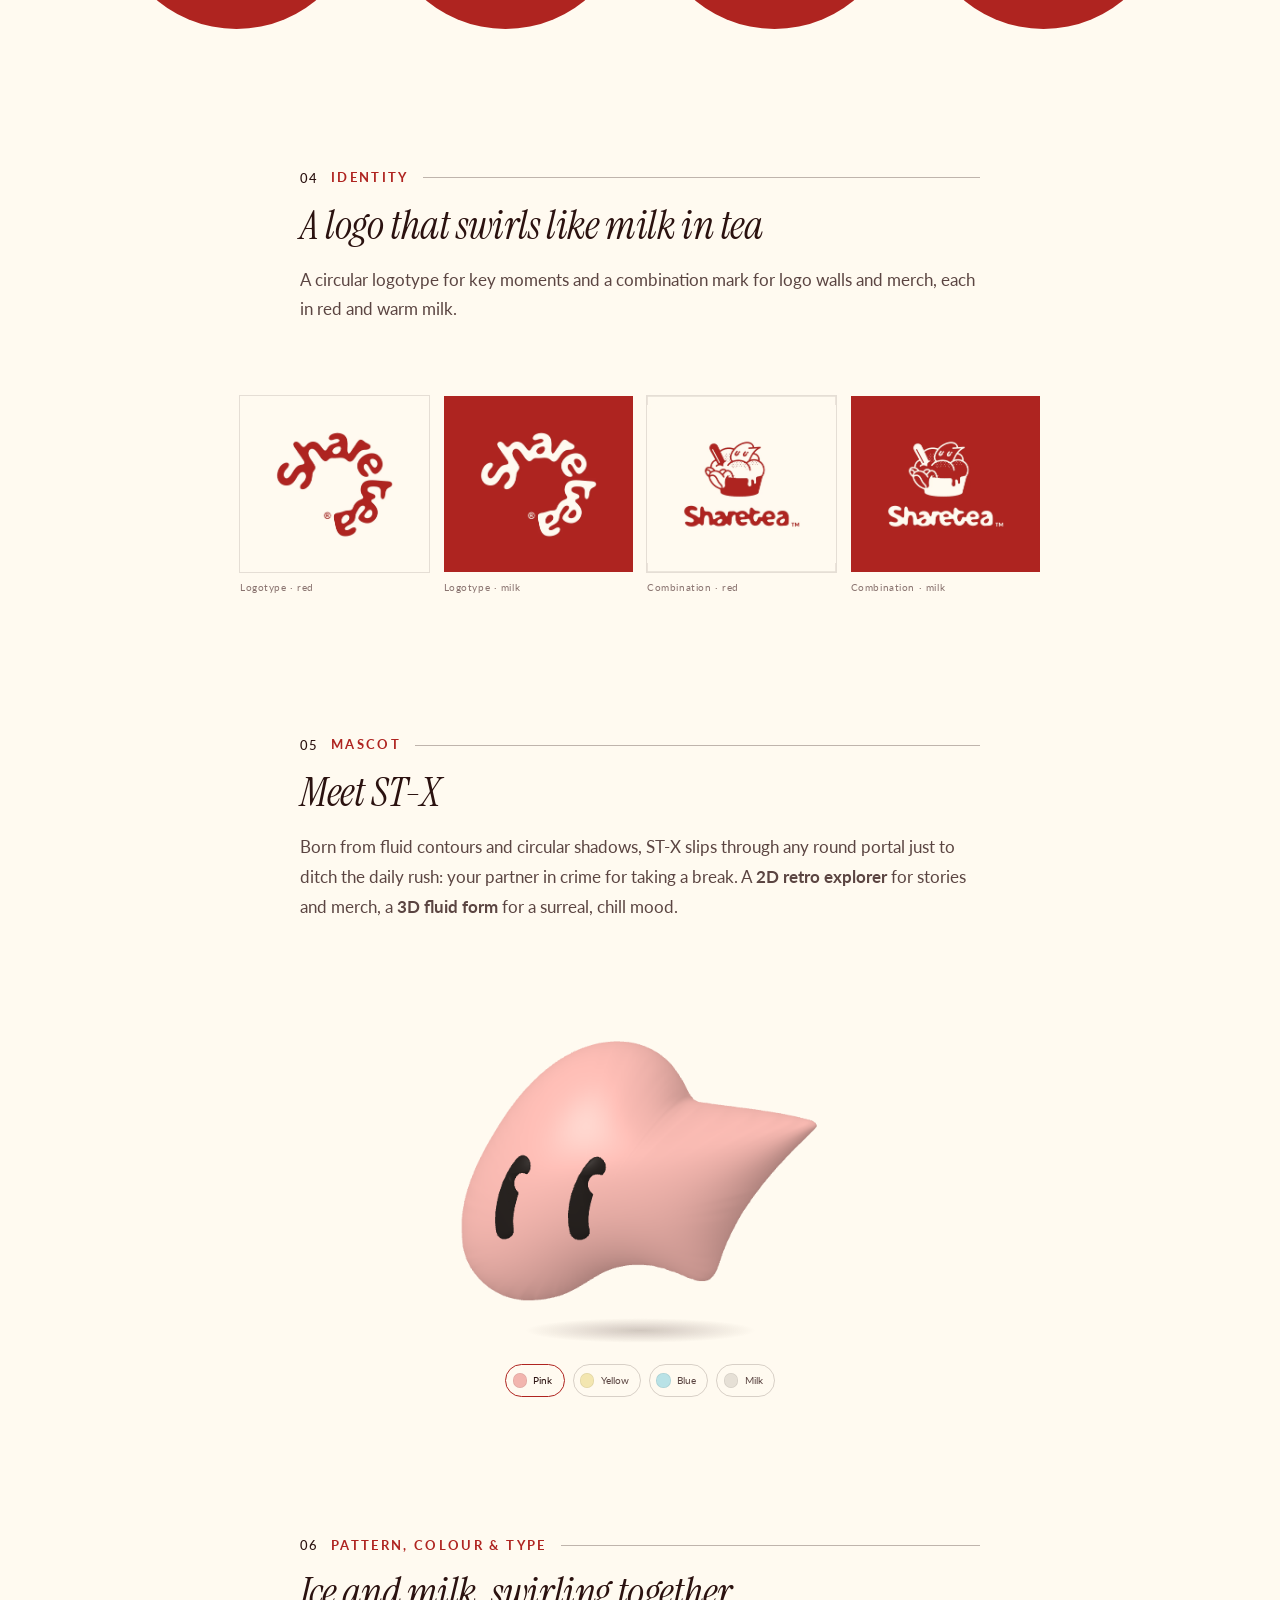
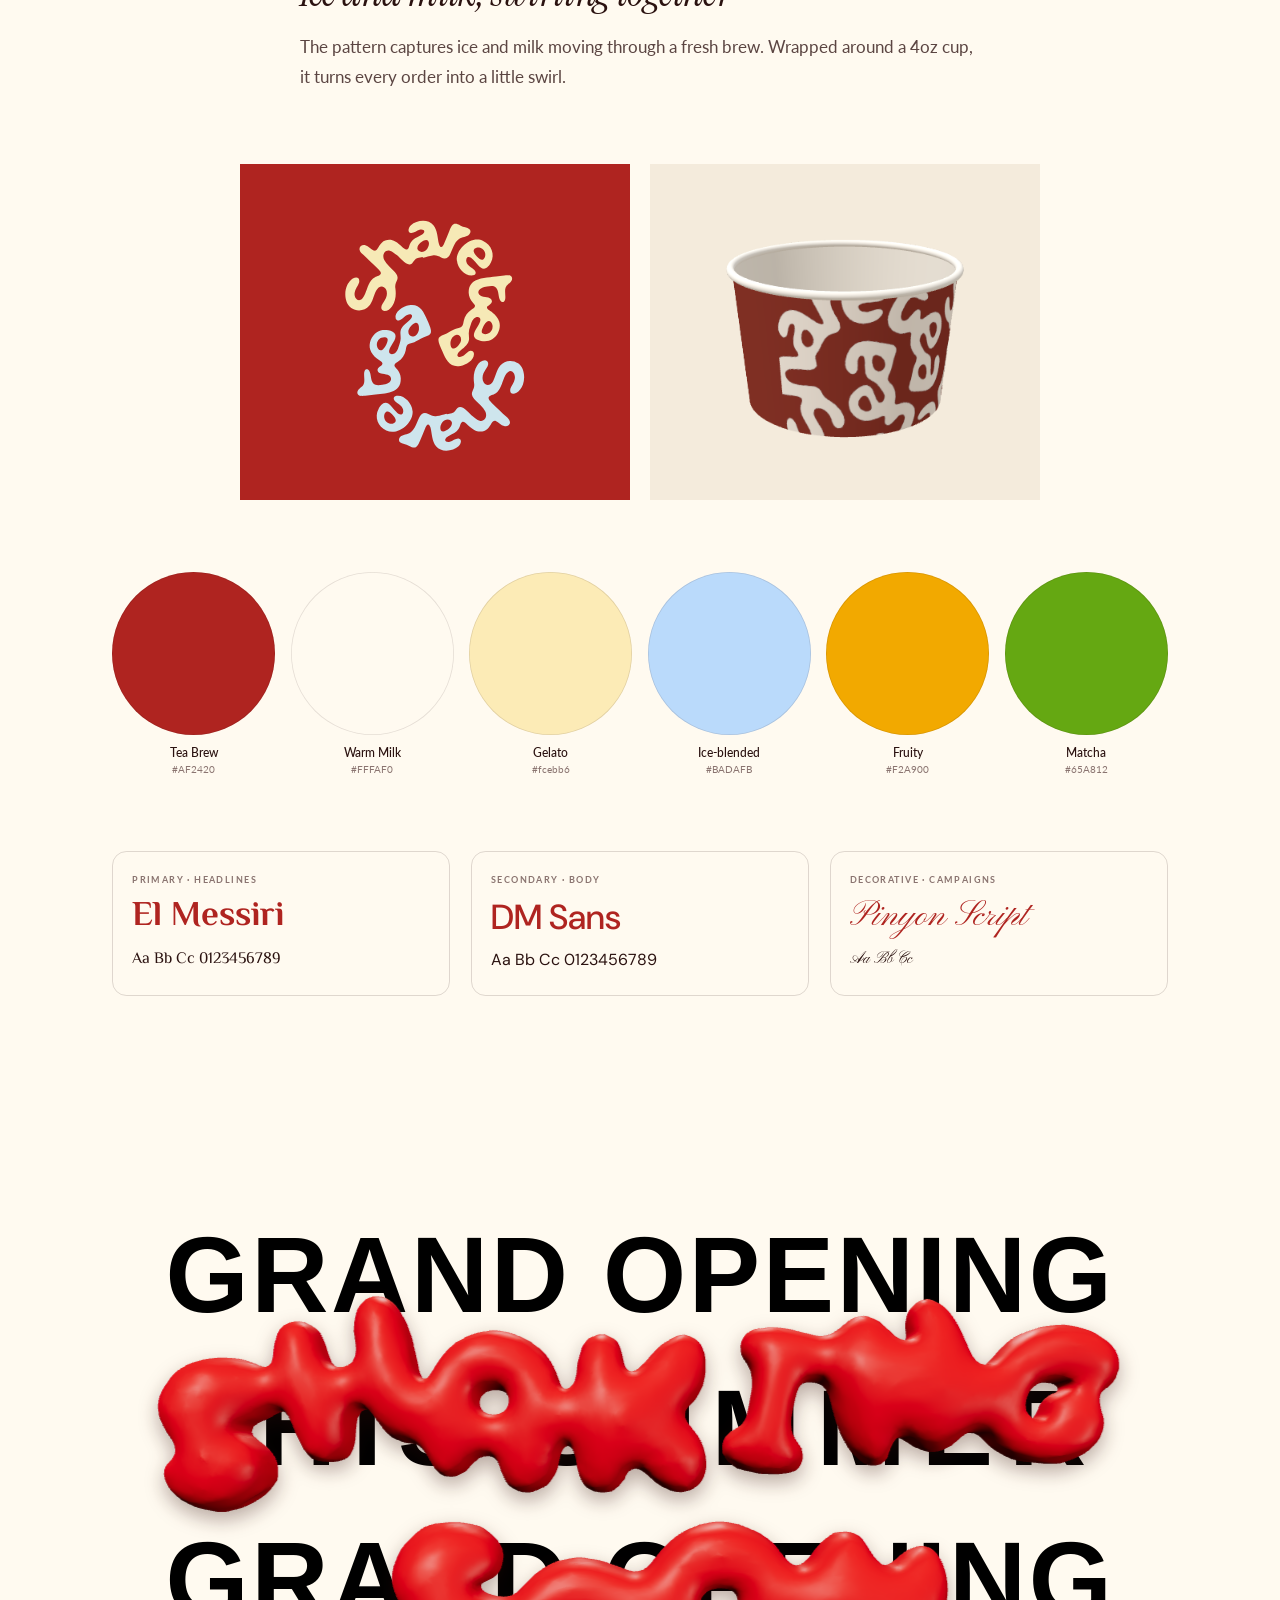
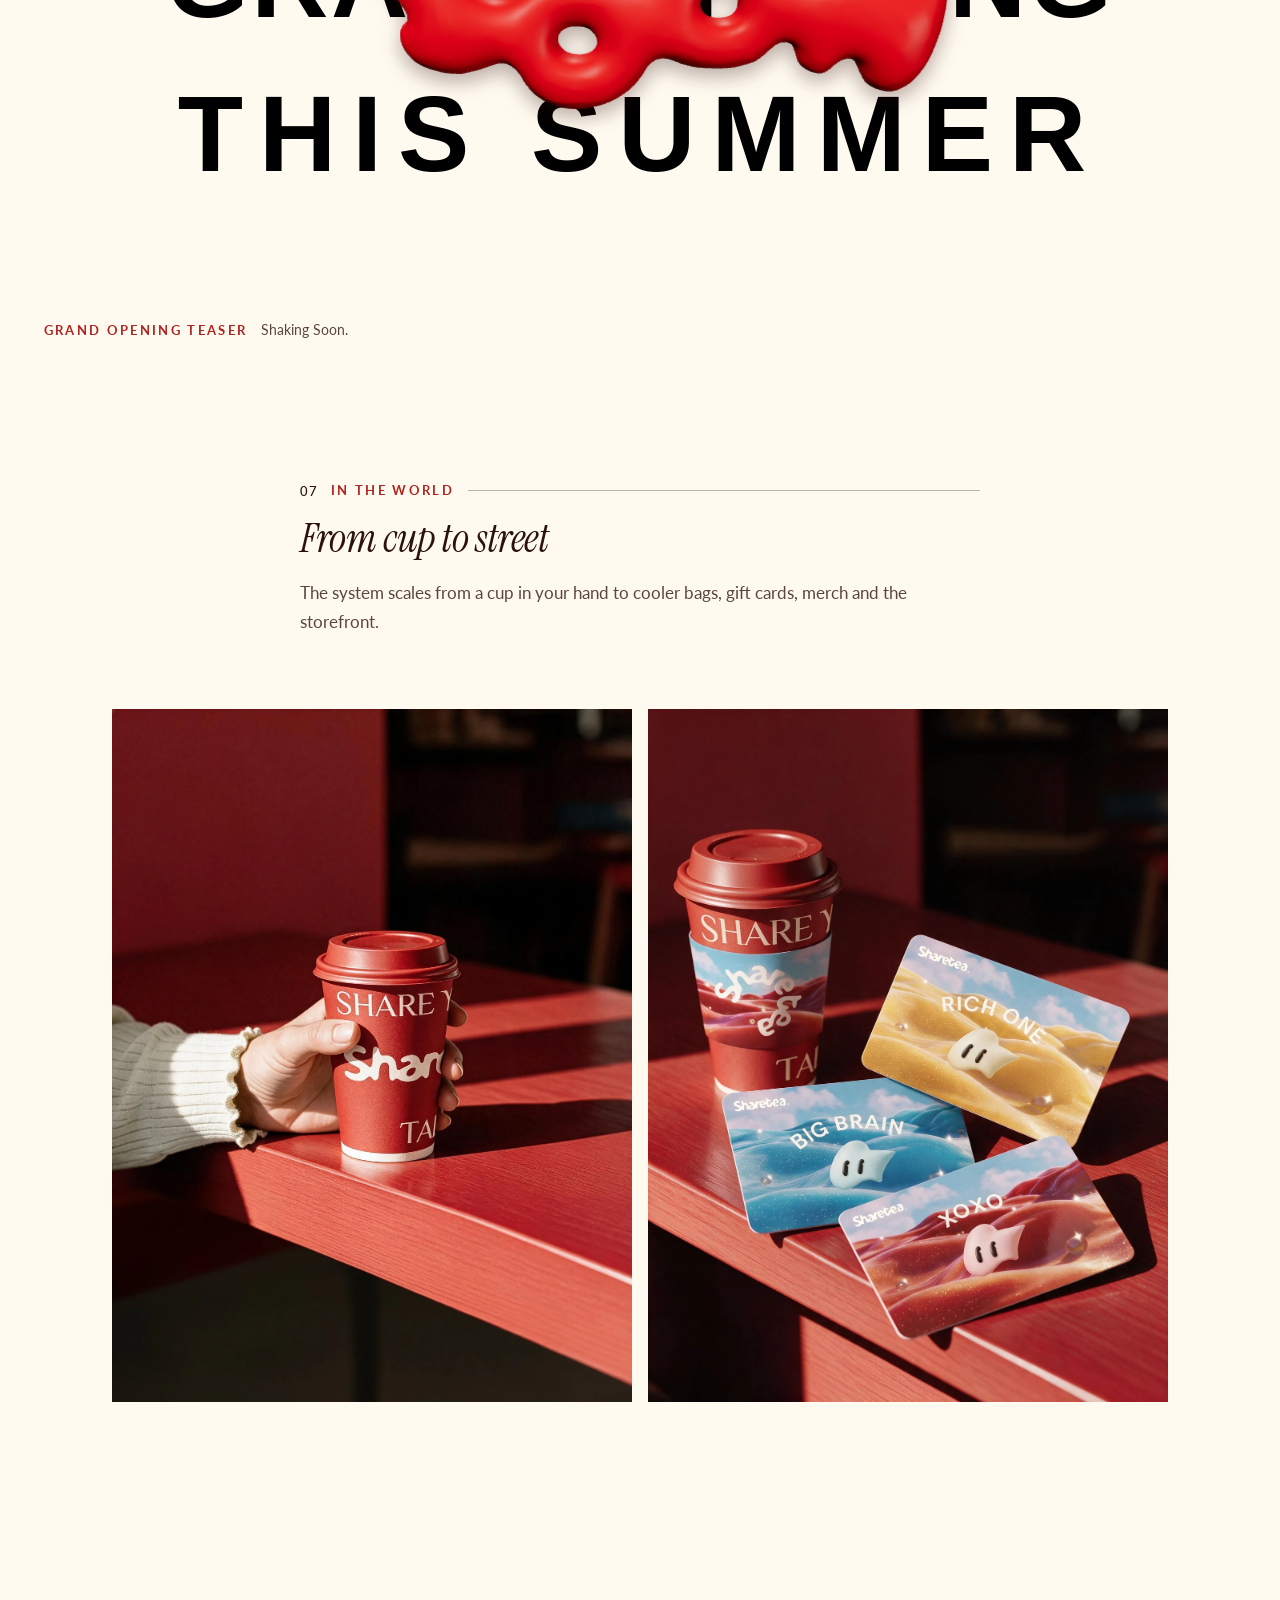
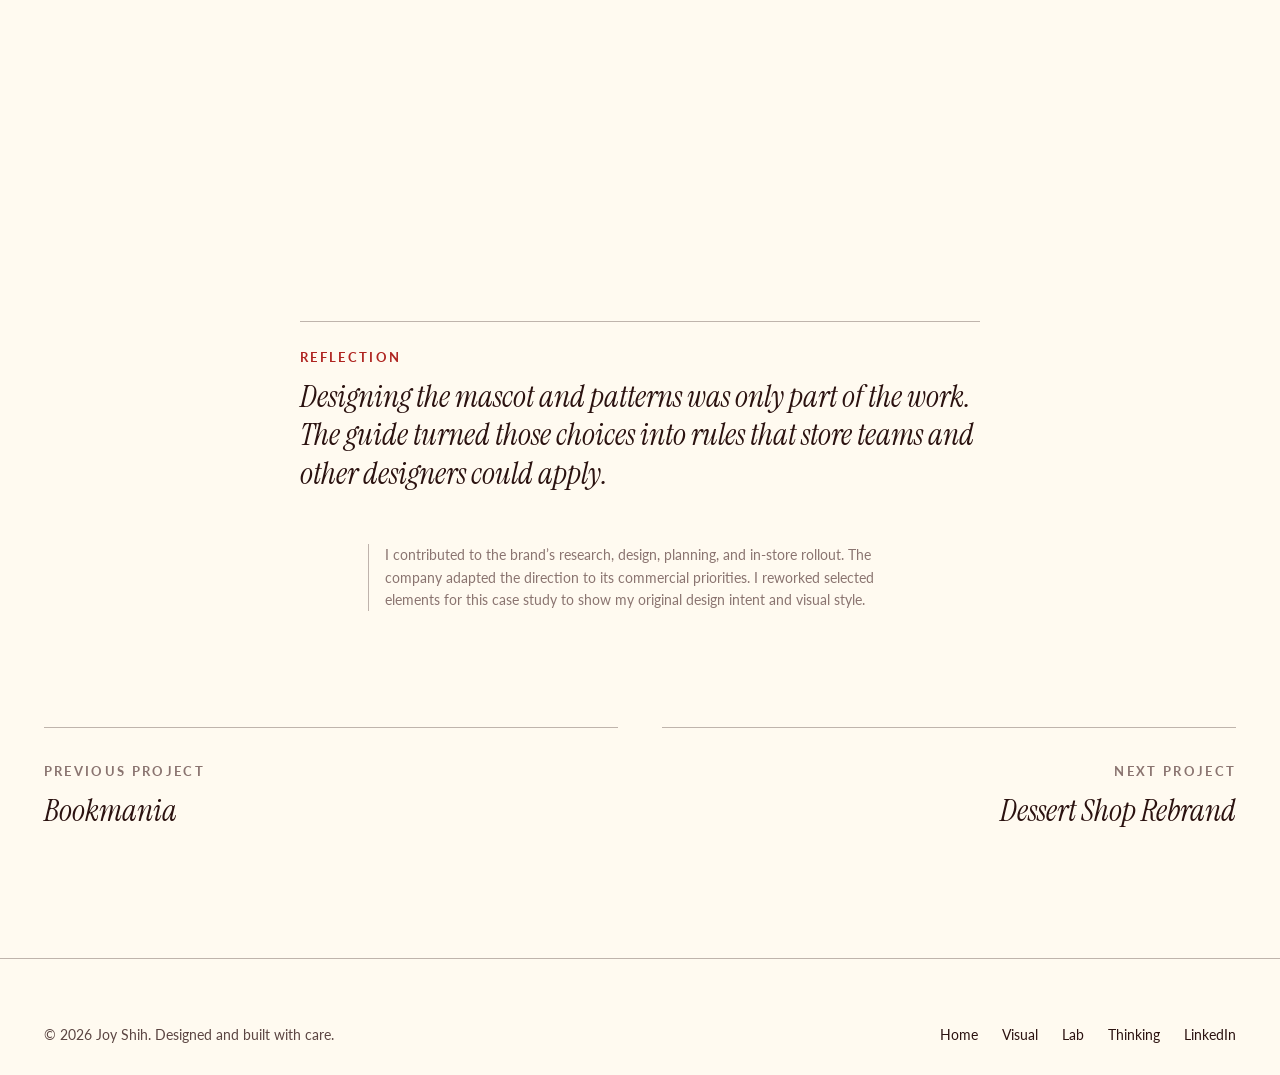
<file: case-brand.html>
<!DOCTYPE html>
<html lang="en">
<head>
<meta charset="utf-8">
<script>try{history.scrollRestoration="manual"}catch(e){}if(!location.hash)window.scrollTo(0,0)</script>

<meta name="viewport" content="width=device-width,initial-scale=1,viewport-fit=cover">
<title>Brand Concept — Joy Shih</title>
<meta name="description" content="I used a U.S. customer survey to shape a playful brand identity, then built a guide for applying it across stores.">
<meta name="theme-color" content="#000000">
<link rel="preconnect" href="https://fonts.googleapis.com">
<link rel="preconnect" href="https://fonts.gstatic.com" crossorigin>
<link href="https://fonts.googleapis.com/css2?family=Instrument+Serif:ital@0;1&family=Caudex&family=El+Messiri:wght@400;700&family=DM+Sans:wght@400;500&family=Pinyon+Script&family=Inter:wght@400;700;900&family=Lato:wght@400;700;900&display=swap" rel="stylesheet">
<link rel="stylesheet" href="st/stories.css">
<link rel="stylesheet" href="cs/case.css">
<link rel="stylesheet" href="st/mobile-nav.css">
<script src="st/mobile-nav.js" defer></script>
</head>
<body class="light bcp">
<a class="skip" href="#main">Skip to content</a>
<canvas id="stars" aria-hidden="true"></canvas>
<header class="bar">
 <a class="brand" href="index.html" aria-label="Joy Shih, home">Joy Shih<i aria-hidden="true">✦</i></a>
 <nav id="site-nav" aria-label="Main"><a class="nl" href="index.html#team">What I Bring</a><a class="nl on" href="work.html">Visual</a><a class="nl" href="lab.html">Lab</a><a class="nl" href="stories.html">Thinking</a><a class="nl" href="index.html#about">About</a></nav>
 <a class="btn btn-sm" href="index.html#contact">Contact</a>
 <button class="menu-toggle" type="button" aria-label="Toggle navigation" aria-expanded="false" aria-controls="site-nav"><svg viewBox="0 0 24 24" width="22" height="22" aria-hidden="true"><path d="M3 6h18M3 12h18M3 18h18" fill="none" stroke="currentColor" stroke-width="1.5"/></svg></button>
</header>
<main id="main" style="--c:#AF2420">
<article class="art">
 <a class="back" href="work.html"><svg class="arw" viewBox="0 0 44 16" aria-hidden="true"><path d="M0 8h40M33 1l7 7-7 7" fill="none" stroke="currentColor" stroke-width="1.5"/></svg>Back to Visual</a>
 <header class="a-head" data-rv>
  <div class="sh-top"><span class="sh-no">01</span><span class="kicker" style="color:var(--c)">Selected work · Brand concept</span><span class="sh-rule"></span></div>
  <h1>Brand Concept</h1>
  <p class="a-dek">I used a U.S. customer survey to shape a playful brand identity, then built a guide for applying it across stores.</p>
  <dl class="a-facts"><div><dt>Role</dt><dd>Brand designer · Research · Guidelines</dd></div><div><dt>Scope</dt><dd>Identity · Mascot · Pattern · Merch</dd></div><div><dt>Research</dt><dd>US survey, 98 responses</dd></div><div><dt>Type</dt><dd>Brand work and portfolio reinterpretation</dd></div></dl>
 </header>
 <figure class="c-wide" data-rv><img class="bimg" src="bc/tee.webp" alt="Two T-shirts in the new identity: a small circular logo on the chest, a large two-colour circular logo on the back" loading="lazy" width="1920" height="1080"></figure>

 <section class="c-sec" data-rv><div class="sh-top"><span class="sh-no">01</span><span class="kicker" style="color:var(--c)">Research</span><span class="sh-rule"></span></div><h2>I asked 98 people first</h2><p>Before drawing anything, I ran a survey across the US. Each question showed two images side by side and asked people how each one felt, from the store interior to packaging and treats.</p><p>The answers pointed one way, whether people drink boba once a week or every day: they want <b>everyday treats that feel a little special, and look good enough to share</b>.</p><ul class="c-list"><li><b>What they see online</b> shapes what they choose.</li><li><b>Feeling at home with a brand</b> is what keeps them coming back.</li></ul></section>
 <div class="c-wide sv" data-rv>
 <div class="sv-top"><div><b>98</b><span>responses across the US</span></div><div><b>75%</b><span>aged 35 and under</span></div><div><b>43%</b><span>drink boba 2+ times a week</span></div></div>
 <div class="sv-grid">
  <div class="sv-card"><p class="kicker">Picked the new direction</p><ul class="bars"><li><div class="bq"><span>Interior that fits my style</span><b>75%</b></div><div class="bt"><i style="width:75%"></i></div></li><li><div class="bq"><span>Packaging I’d share on social</span><b>66%</b></div><div class="bt"><i style="width:66%"></i></div></li><li><div class="bq"><span>Feels like my fast-paced day</span><b>60%</b></div><div class="bt"><i style="width:60%"></i></div></li><li><div class="bq"><span>The ultimate self-reward</span><b>57%</b></div><div class="bt"><i style="width:57%"></i></div></li></ul></div>
  <div class="sv-card"><p class="kicker">Two moods, rated 1–5</p><ul class="duos"><li><span class="dl">Overall vibe</span><div class="dv"><i class="da" style="left:72.8%"><em>A</em></i><i class="db" style="left:49.3%"><em>B</em></i></div><span class="ds">3.9 / 3.0</span></li><li><span class="dl">Modern</span><div class="dv"><i class="da" style="left:66.5%"><em>A</em></i><i class="db" style="left:63.0%"><em>B</em></i></div><span class="ds">3.7 / 3.5</span></li><li><span class="dl">High quality</span><div class="dv"><i class="da" style="left:63.0%"><em>A</em></i><i class="db" style="left:52.2%"><em>B</em></i></div><span class="ds">3.5 / 3.1</span></li><li><span class="dl">Fast</span><div class="dv"><i class="da" style="left:47.5%"><em>A</em></i><i class="db" style="left:71.2%"><em>B</em></i></div><span class="ds">2.9 / 3.9</span></li><li><span class="dl">Shareable</span><div class="dv"><i class="da" style="left:72.0%"><em>A</em></i><i class="db" style="left:71.2%"><em>B</em></i></div><span class="ds">3.9 / 3.9</span></li></ul><p class="sv-key"><i class="da"></i>Image A · calm, premium <i class="db"></i>Image B · quick, energetic</p></div>
 </div>
</div>

 <section class="c-sec" data-rv><div class="sh-top"><span class="sh-no">02</span><span class="kicker" style="color:var(--c)">The idea</span><span class="sh-rule"></span></div><h2>Fast for us, chill for you</h2><p class="c-idea">The hero is <b>your time</b>. The enemy is <b>daily chaos</b>.</p><p>Behind the counter we move fast and precise, so those minutes go back to your day. In front of it, you slow down. The brand speaks like a reliable, energetic friend: quick and smart when you’re busy, warm and down to earth when you want to unwind.</p></section>

 <section class="c-sec" data-rv><div class="sh-top"><span class="sh-no">03</span><span class="kicker" style="color:var(--c)">Brand values</span><span class="sh-rule"></span></div><h2>Smart, premium, cozy, cool</h2></section>
 <ul class="c-wide vals vflip" data-rv><li style="--i:0"><button class="vf" type="button" aria-pressed="false" aria-label="Smart: flip for details"><span class="vf-f">Smart</span><span class="vf-b"><b>Smart</b>Quick, clear and effortless. We skip the fluff and get to the point.</span></button></li><li style="--i:1"><button class="vf" type="button" aria-pressed="false" aria-label="Premium: flip for details"><span class="vf-f">Premium</span><span class="vf-b"><b>Premium</b>Real knowledge and quality, kept completely down to earth.</span></button></li><li style="--i:2"><button class="vf" type="button" aria-pressed="false" aria-label="Cozy: flip for details"><span class="vf-f">Cozy</span><span class="vf-b"><b>Cozy</b>The warmth of a close friend. You are never just a number in line.</span></button></li><li style="--i:3"><button class="vf" type="button" aria-pressed="false" aria-label="Cool: flip for details"><span class="vf-f">Cool</span><span class="vf-b"><b>Cool</b>A friend who shares your style and knows how to keep things chill.</span></button></li></ul>

 <section class="c-sec" data-rv><div class="sh-top"><span class="sh-no">04</span><span class="kicker" style="color:var(--c)">Identity</span><span class="sh-rule"></span></div><h2>A logo that swirls like milk in tea</h2><p>A circular logotype for key moments and a combination mark for logo walls and merch, each in red and warm milk.</p></section>
 <ul class="c-wide ids" data-rv><li><img src="bc/logo-red.webp" alt="Circular logotype in red on warm milk" loading="lazy" width="811" height="756"><span>Logotype · red</span></li><li><img src="bc/logo-beige.webp" alt="Circular logotype in warm milk on red" loading="lazy" width="811" height="756"><span>Logotype · milk</span></li><li><img src="bc/combo-red.webp" alt="Combination mark in red" loading="lazy" width="811" height="676"><span>Combination · red</span></li><li><img src="bc/combo-beige.webp" alt="Combination mark in warm milk on red" loading="lazy" width="811" height="676"><span>Combination · milk</span></li></ul>

 <section class="c-sec" data-rv><div class="sh-top"><span class="sh-no">05</span><span class="kicker" style="color:var(--c)">Mascot</span><span class="sh-rule"></span></div><h2>Meet ST-X</h2><p>Born from fluid contours and circular shadows, ST-X slips through any round portal just to ditch the daily rush: your partner in crime for taking a break. A <b>2D retro explorer</b> for stories and merch, a <b>3D fluid form</b> for a surreal, chill mood.</p></section>
 <div class="c-wide stx3" data-rv><div class="stx-stage" aria-live="polite"><img class="on" data-k="pink" src="bc/stx-pink.webp" alt="ST-X 3D form in pink" width="700" height="496"><img class="" data-k="yellow" src="bc/stx-yellow.webp" alt="ST-X 3D form in yellow" width="700" height="496" loading="lazy"><img class="" data-k="blue" src="bc/stx-blue.webp" alt="ST-X 3D form in blue" width="700" height="496" loading="lazy"><img class="" data-k="milk" src="bc/stx-milk.webp" alt="ST-X 3D form in milk" width="700" height="496" loading="lazy"><canvas class="stx-model" role="img" aria-label="ST-X mascot with a rounded back"></canvas><i class="stx-sh" aria-hidden="true"></i></div><div class="stx-sw" role="group" aria-label="ST-X colour"><button type="button" style="--s:#F2B5AE" data-k="pink" aria-pressed="true"><i></i>Pink</button><button type="button" style="--s:#F3E6B0" data-k="yellow" aria-pressed="false"><i></i>Yellow</button><button type="button" style="--s:#B9E2E6" data-k="blue" aria-pressed="false"><i></i>Blue</button><button type="button" style="--s:#E6E0D6" data-k="milk" aria-pressed="false"><i></i>Milk</button></div></div>

 <section class="c-sec" data-rv><div class="sh-top"><span class="sh-no">06</span><span class="kicker" style="color:var(--c)">Pattern, colour &amp; type</span><span class="sh-rule"></span></div><h2>Ice and milk, swirling together</h2><p>The pattern captures ice and milk moving through a fresh brew. Wrapped around a 4oz cup, it turns every order into a little swirl.</p></section>
 <div class="c-wide pcup" data-rv><img class="" src="bc/the-infinity-flow.svg" alt="The Infinity Flow pattern: the wordmark swirling in yellow and blue on red" loading="lazy" width="185" height="218"><div class="bowl" id="bowl3d" data-texture="[data-uri]" role="img" aria-label="A 3D 4oz paper cup wrapped in the swirling pattern"><picture><source media="(max-width: 860px) and (prefers-reduced-motion: no-preference)" srcset="bc/bowl-spin.webp"><img src="bc/bowl-preview.webp" alt="" width="480" height="415" loading="lazy"></picture></div></div>
 <ul class="c-wide pal2" data-rv><li style="--bg:#AF2420"><i></i><b>Tea Brew</b><span>#AF2420</span></li><li style="--bg:#FFFAF0"><i></i><b>Warm Milk</b><span>#FFFAF0</span></li><li style="--bg:#fcebb6"><i></i><b>Gelato</b><span>#fcebb6</span></li><li style="--bg:#BADAFB"><i></i><b>Ice-blended</b><span>#BADAFB</span></li><li style="--bg:#F2A900"><i></i><b>Fruity</b><span>#F2A900</span></li><li style="--bg:#65A812"><i></i><b>Matcha</b><span>#65A812</span></li></ul>
 <div class="c-wide types" data-rv>
 <div><p class="t-name">Primary · headlines</p><p class="t-big" style="font-family:'El Messiri',serif;font-weight:700">El Messiri</p><p class="t-glyph" style="font-family:'El Messiri',serif">Aa Bb Cc 0123456789</p></div>
 <div><p class="t-name">Secondary · body</p><p class="t-big" style="font-family:'DM Sans',sans-serif;font-weight:500">DM Sans</p><p class="t-glyph" style="font-family:'DM Sans',sans-serif">Aa Bb Cc 0123456789</p></div>
 <div><p class="t-name">Decorative · campaigns</p><p class="t-big" style="font-family:'Pinyon Script',cursive">Pinyon Script</p><p class="t-glyph" style="font-family:'Pinyon Script',cursive">Aa Bb Cc</p></div>
</div>
</article>
<section class="ss" data-rv aria-label="Grand opening teaser">
 <div class="ss-panel ss-red">
  <div class="ss-row" style="--row:15.28%"><div class="ss-track"><span>Grand Opening</span><span aria-hidden="true">Grand Opening</span></div></div>
  <div class="ss-row ss-summer" style="--row:34.31%"><div class="ss-track"><span>This Summer</span><span aria-hidden="true">This Summer</span></div></div>
  <div class="ss-row" style="--row:53.19%"><div class="ss-track"><span>Grand Opening</span><span aria-hidden="true">Grand Opening</span></div></div>
  <div class="ss-row ss-summer" style="--row:72.22%"><div class="ss-track"><span>This Summer</span><span aria-hidden="true">This Summer</span></div></div>
  <div class="ss-model ss-red-type" role="img" aria-label="Shaking Soon in glossy red"><span class="ss-model-fallback" aria-hidden="true">Shaking<br>Soon</span></div>
 </div>
 <p class="ss-cap"><span class="kicker">Grand opening teaser</span>Shaking Soon.</p>
</section>
<article class="art art2">
 <section class="c-sec" data-rv><div class="sh-top"><span class="sh-no">07</span><span class="kicker" style="color:var(--c)">In the world</span><span class="sh-rule"></span></div><h2>From cup to street</h2><p>The system scales from a cup in your hand to cooler bags, gift cards, merch and the storefront.</p></section>
 <div class="c-wide c-grid" data-rv><img class="bimg" src="bc/cup-hand.webp" alt="A hand holding a red paper cup with the swirling logotype" loading="lazy" width="1300" height="1723"><img class="bimg" src="bc/giftcards.webp" alt="Gift cards with ST-X in dreamy landscapes: Rich One, Big Brain, XOXO" loading="lazy" width="1300" height="1733"></div>
 <div class="c-wide eqh" data-rv style="grid-template-columns:repeat(3,minmax(0,1fr))">
  <img class="bimg" src="bc/sign-window.webp" alt="A window graphic: the circular logo swirling around a matcha drink" loading="lazy" width="960" height="1080">
  <img class="bimg" src="bc/sign-open.webp" alt="A red freestanding OPEN sign with the walking ST-X mascot" loading="lazy" width="960" height="1080">
  <img class="bimg" src="bc/cup-carrier.webp" alt="A hand holding a paper carrier with two drinks" loading="lazy" width="952" height="1071">
 </div>

 <aside class="takeaway"><p class="kicker">Reflection</p><p>Designing the mascot and patterns was only part of the work. The guide turned those choices into rules that store teams and other designers could apply.</p></aside>
 <p class="note">I contributed to the brand’s research, design, planning, and in-store rollout. The company adapted the direction to its commercial priorities. I reworked selected elements for this case study to show my original design intent and visual style.</p>
</article>
<nav class="pn" aria-label="More work"><a href="case-bookmania.html"><span class="kicker">Previous Project</span><b>Bookmania</b></a><a class="nx" href="case-dessert.html"><span class="kicker">Next Project</span><b>Dessert Shop Rebrand</b></a></nav>
</main>
<script src="bc/stx.js" defer></script>
<script src="bc/three-r170.js" defer></script>
<script src="bc/shaking-soon-red.js" defer></script>
<script src="bc/brand.js" defer></script>
<footer class="foot"><div class="ft"><span>© 2026 Joy Shih. Designed and built with care.</span><nav aria-label="Footer"><a href="index.html">Home</a><a href="work.html">Visual</a><a href="lab.html">Lab</a><a href="stories.html">Thinking</a><a href="https://www.linkedin.com/in/joy-shih-3771a3178" target="_blank" rel="noopener">LinkedIn</a></nav></div></footer>
<script src="st/stories.js"></script>
</body>
</html>
</file>
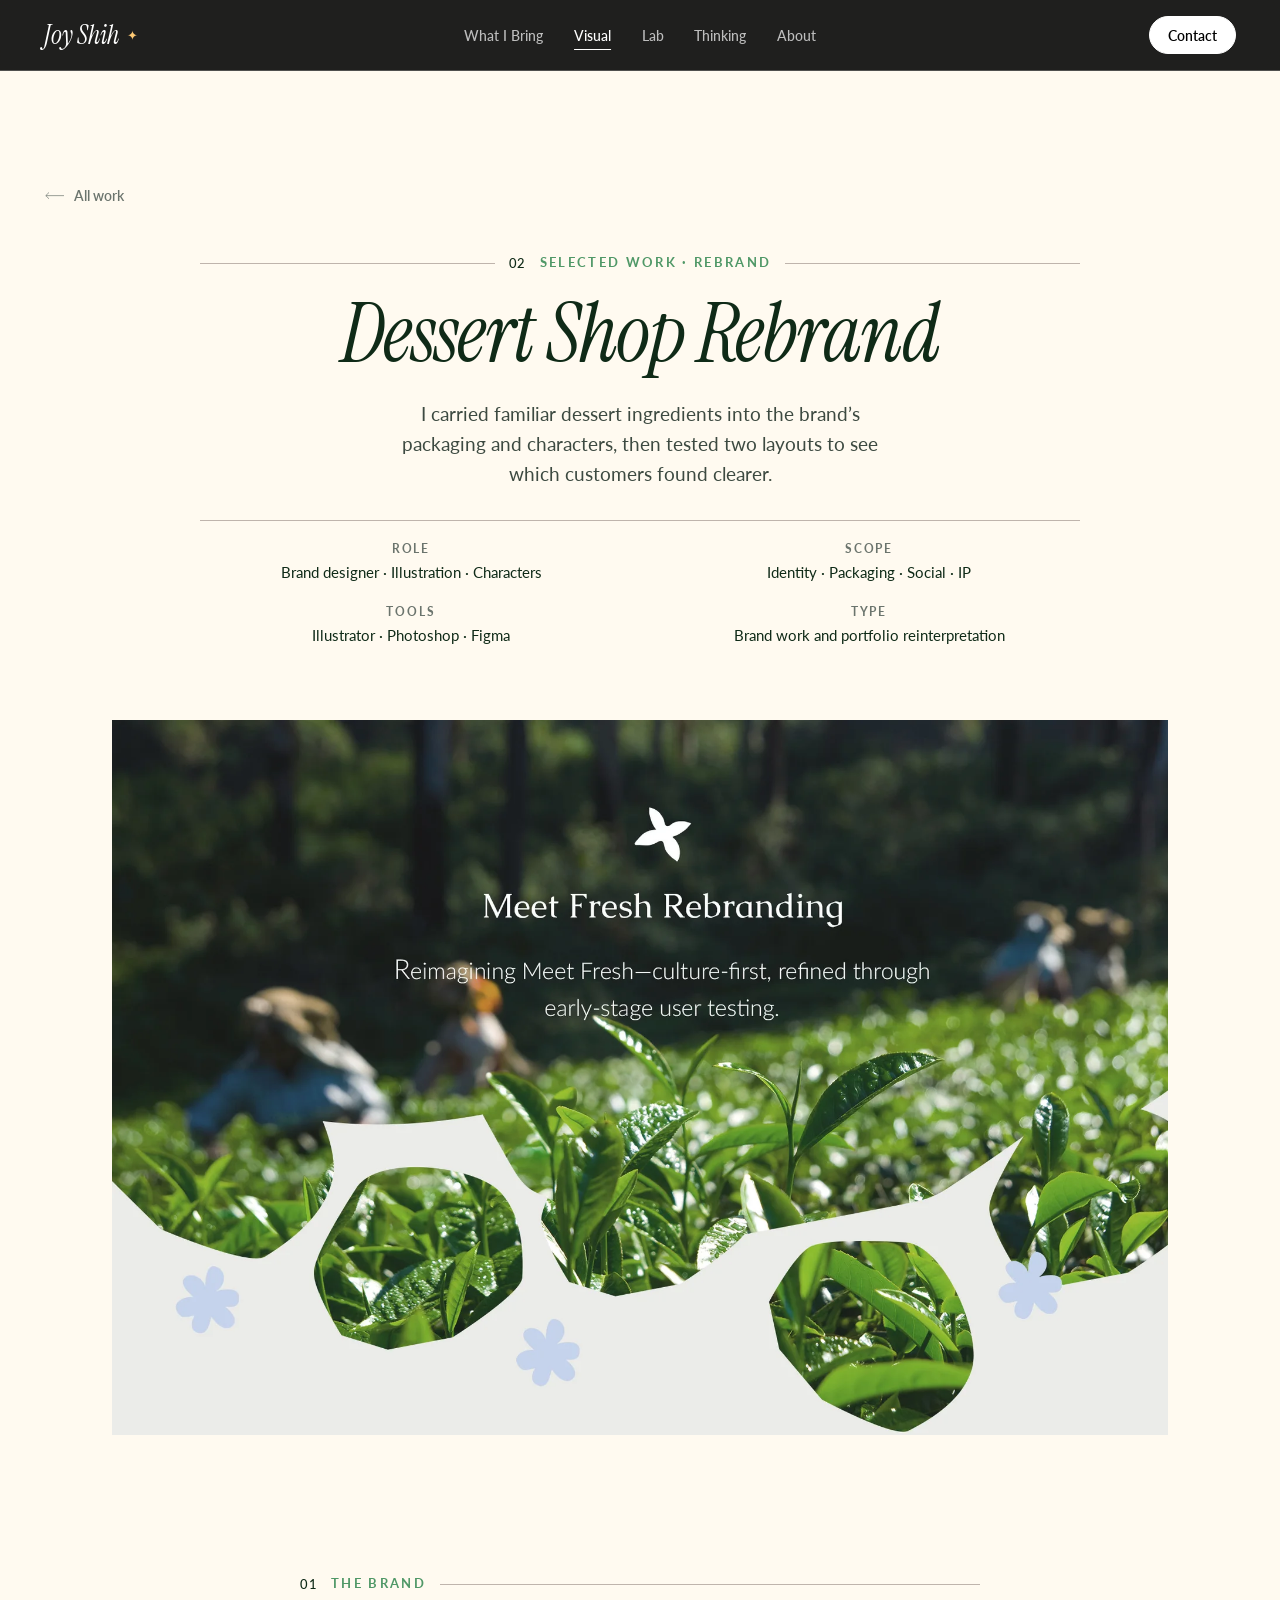
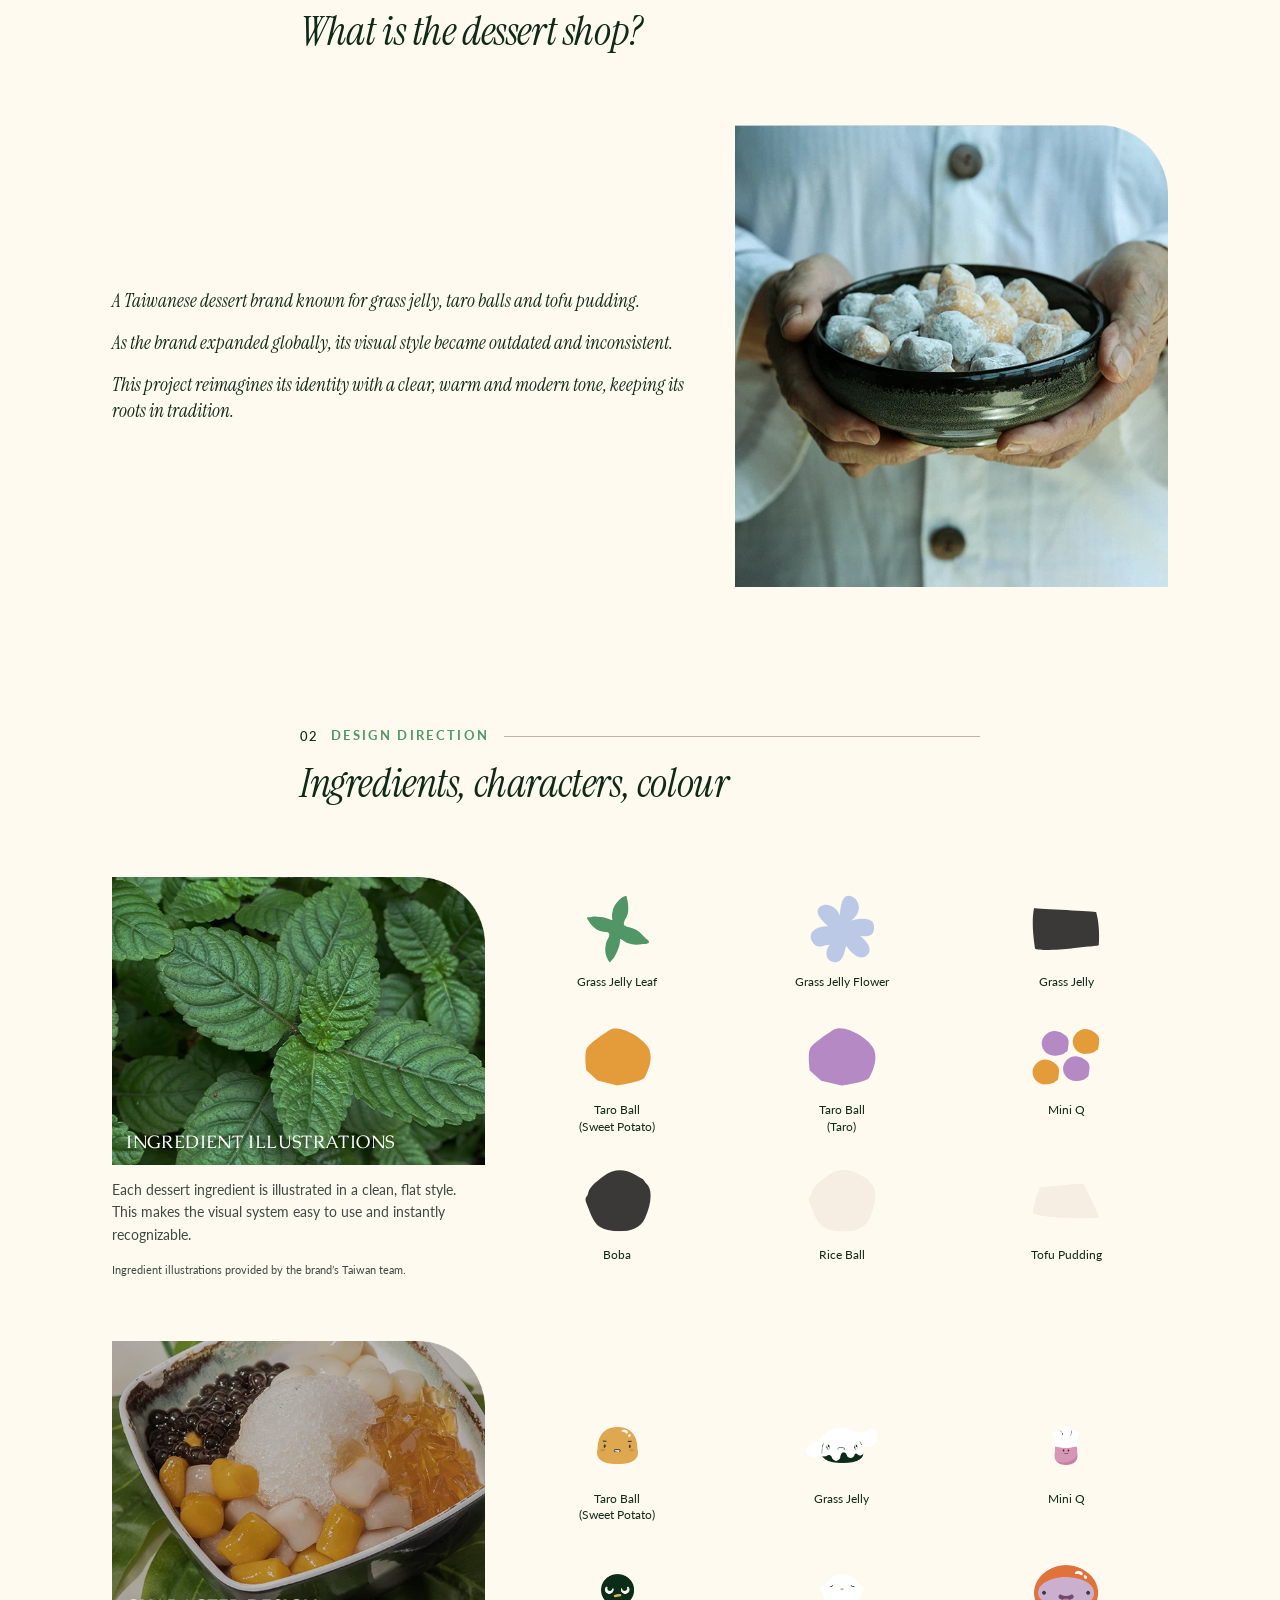
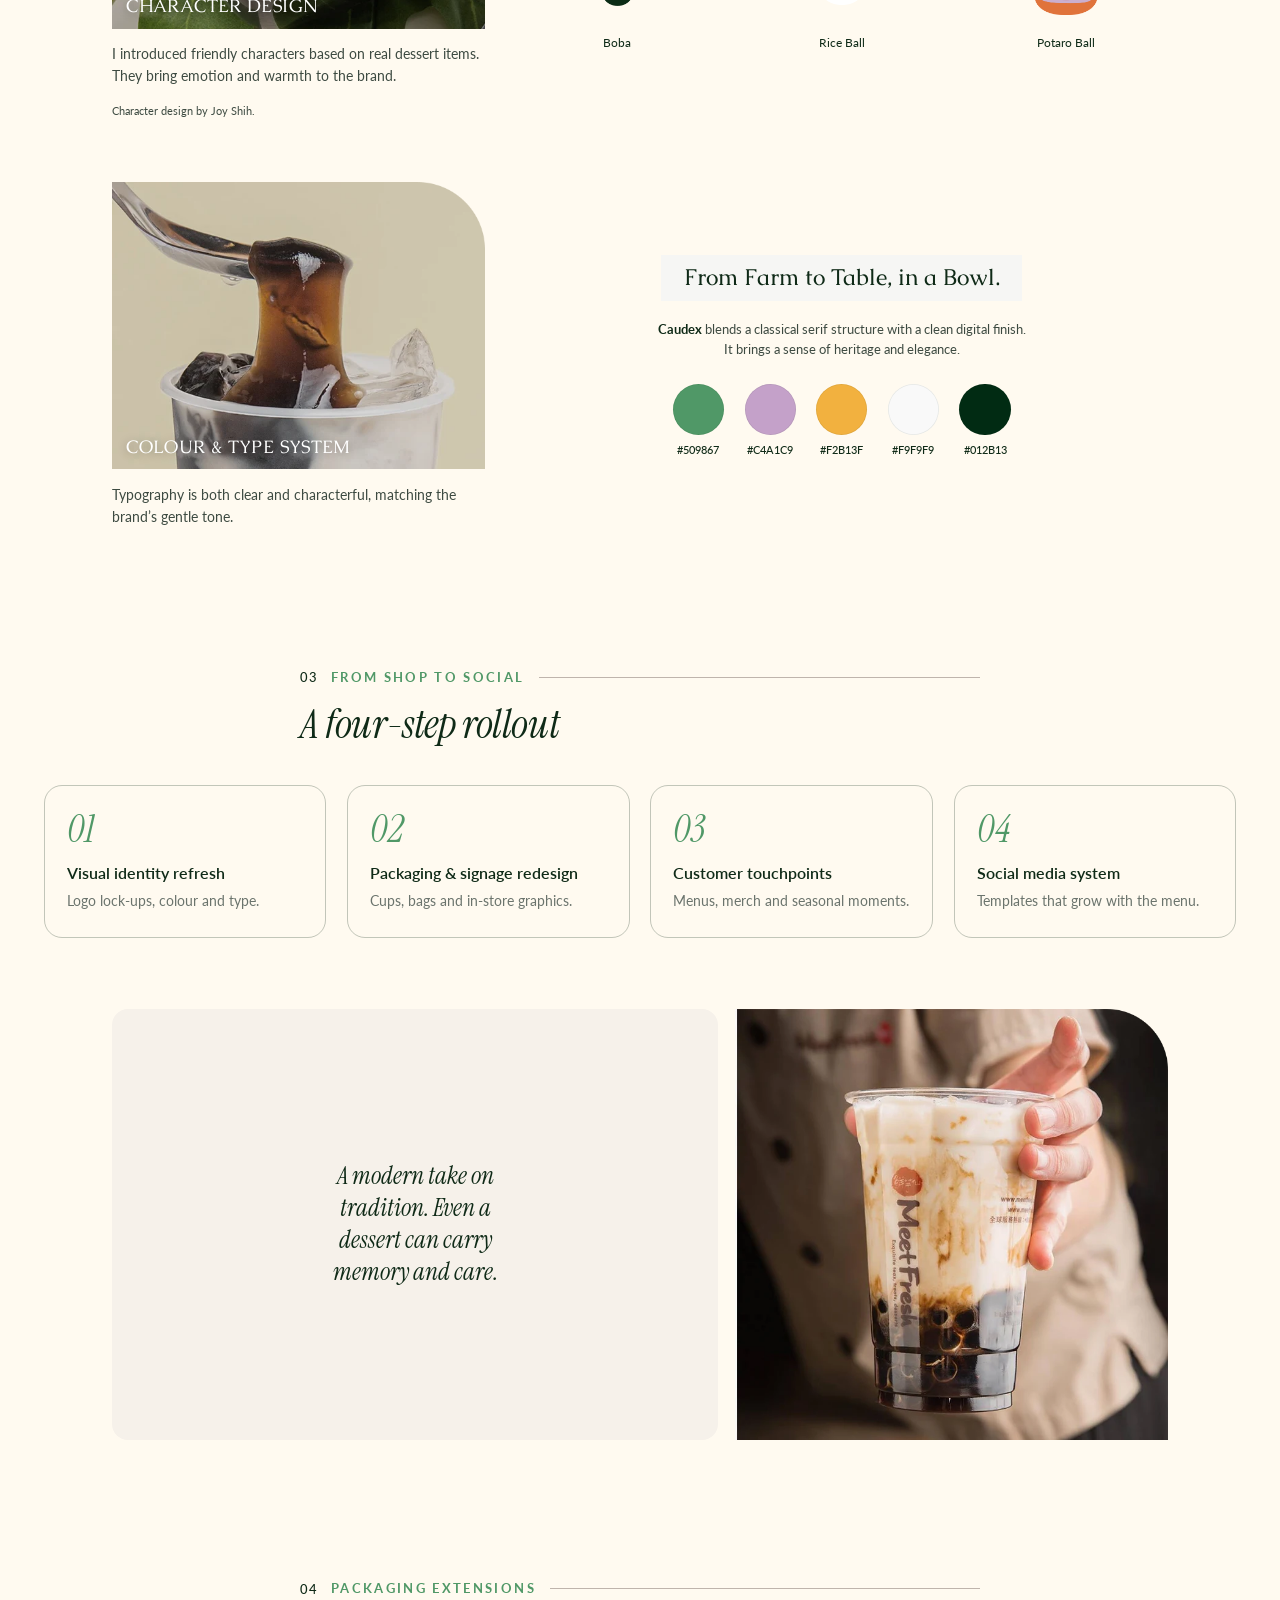
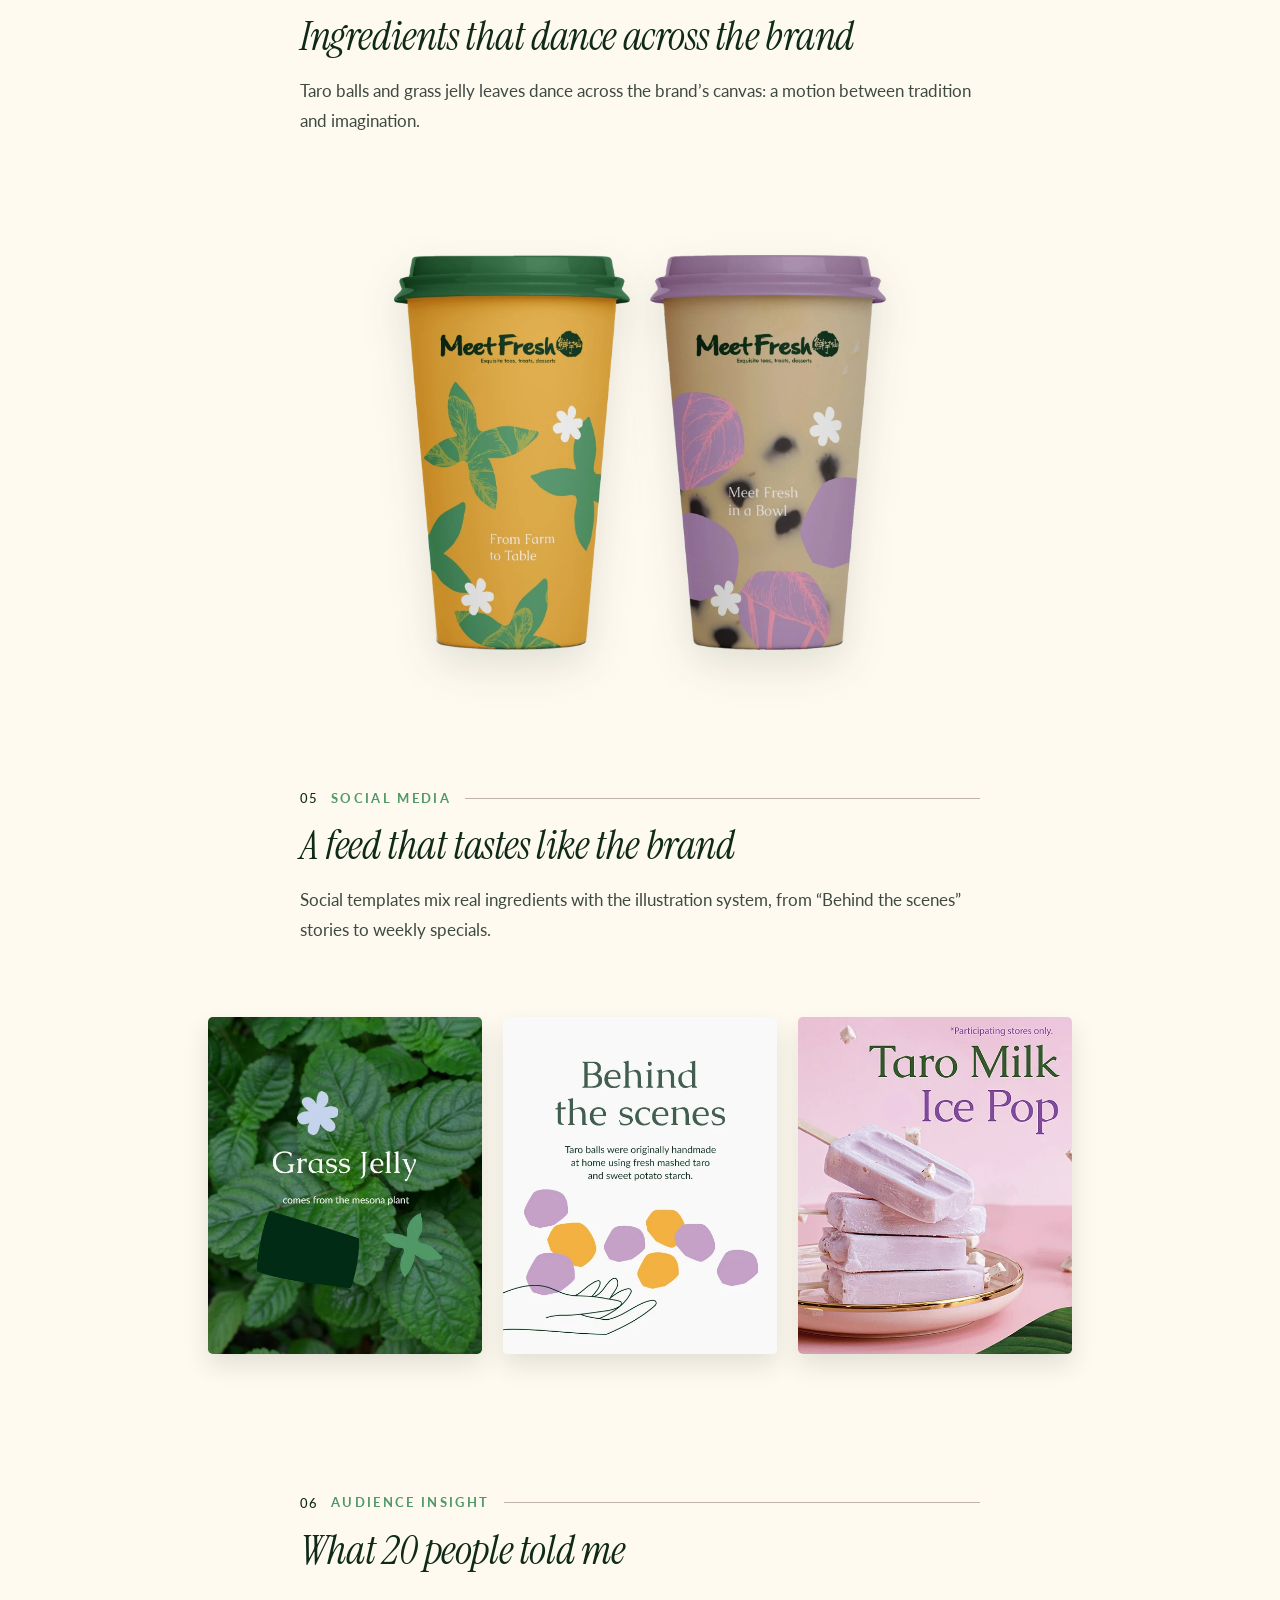
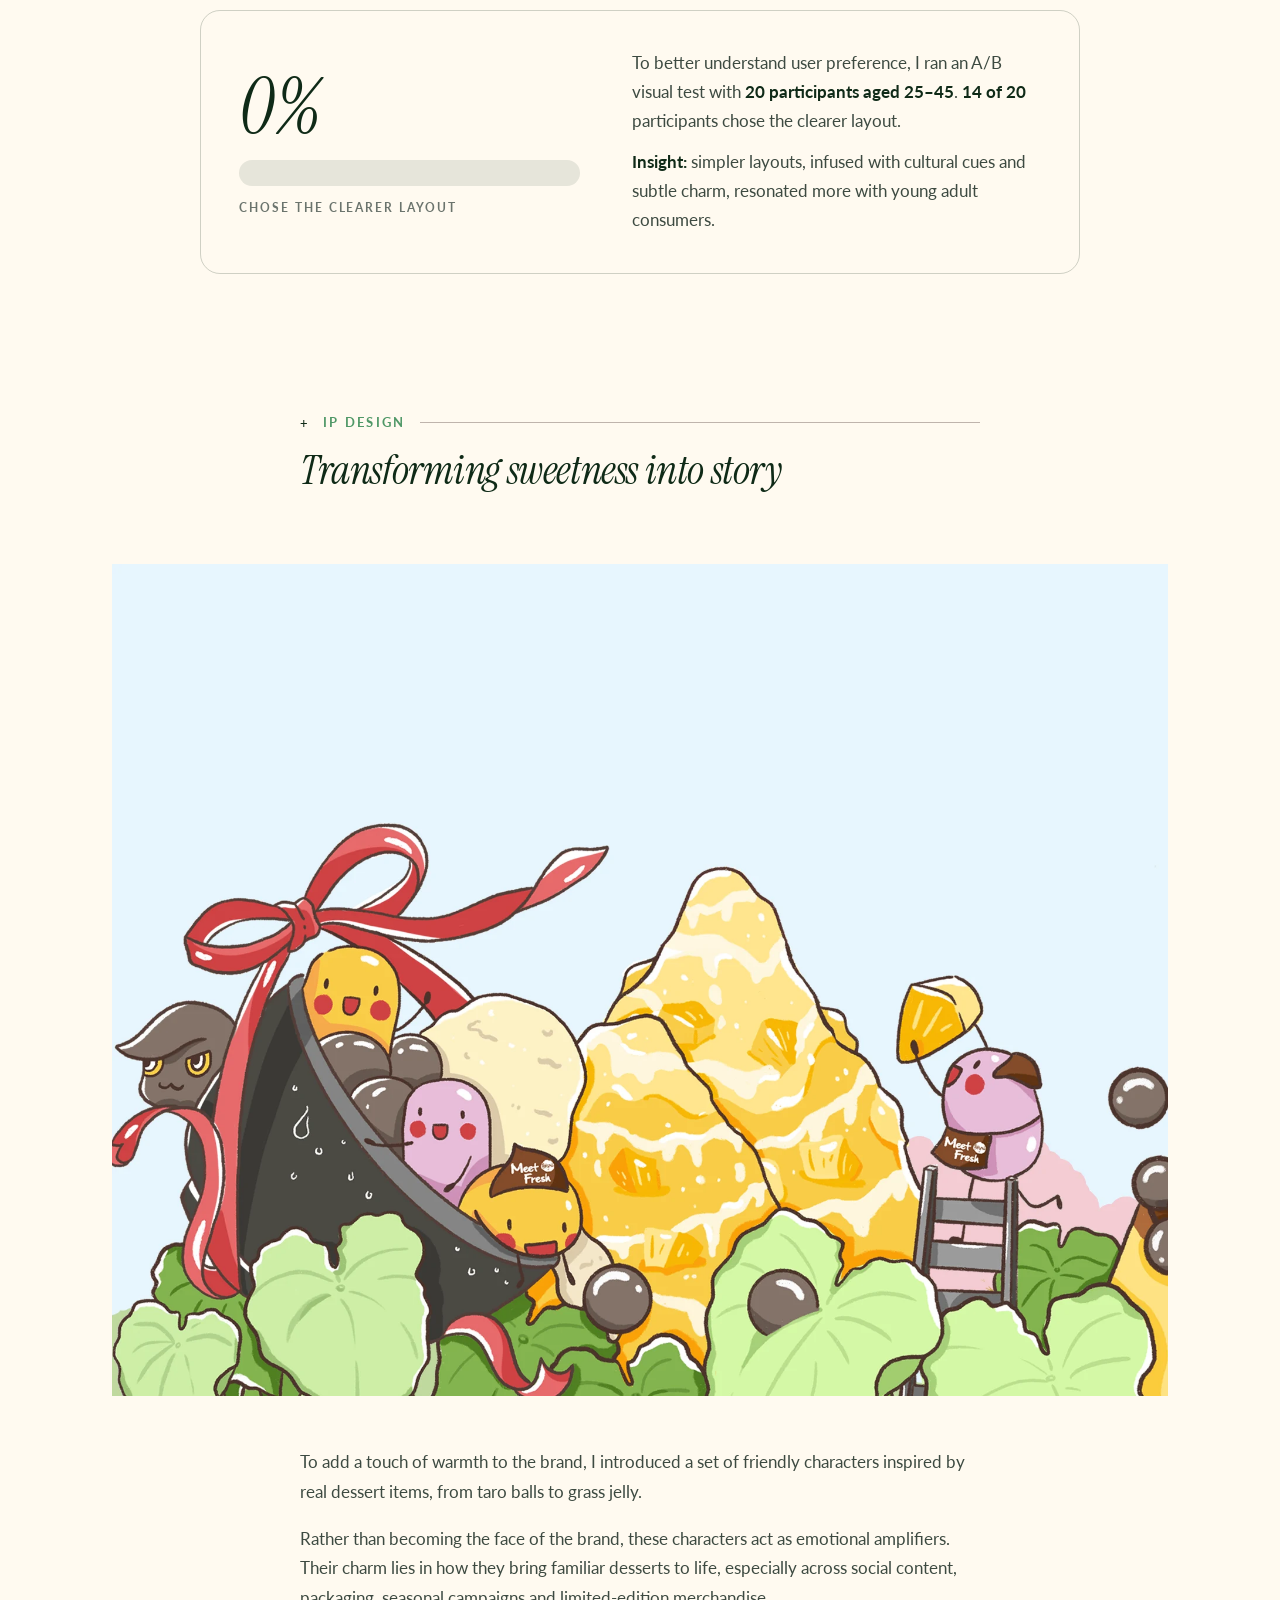
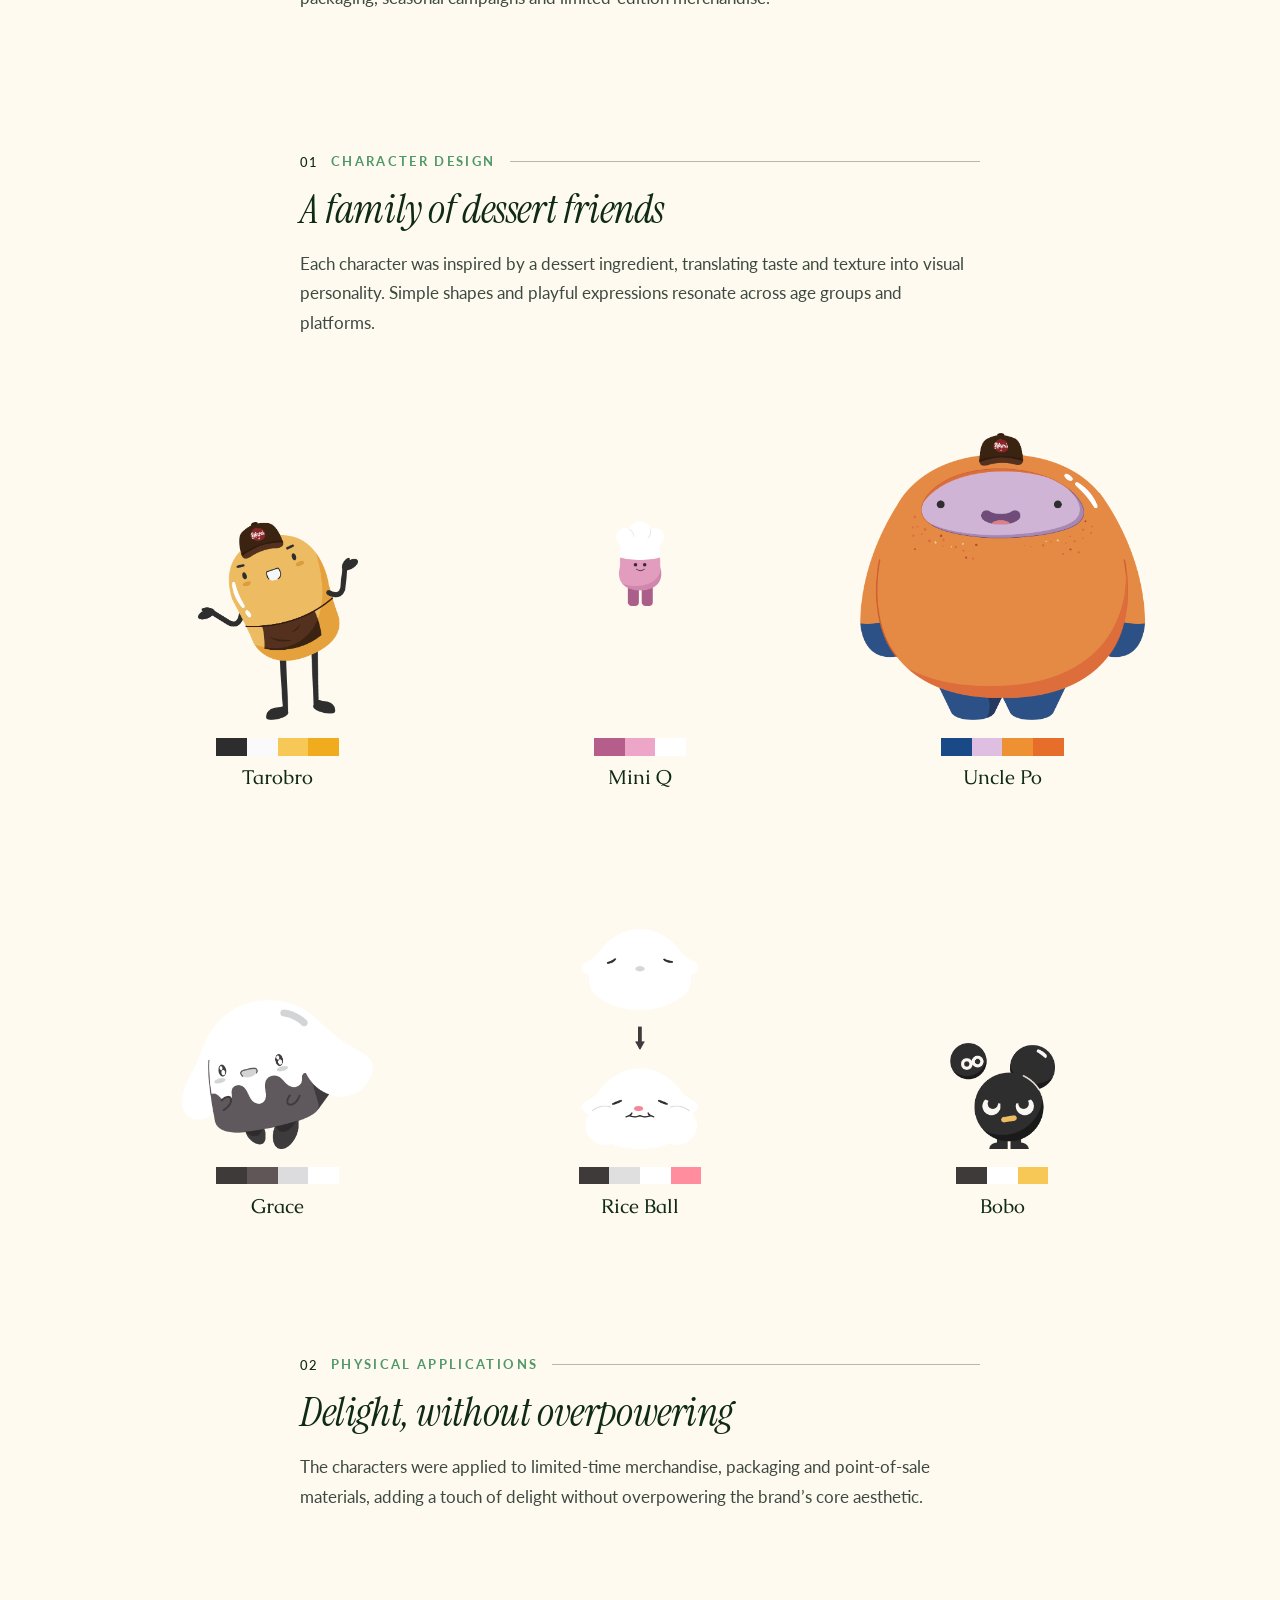
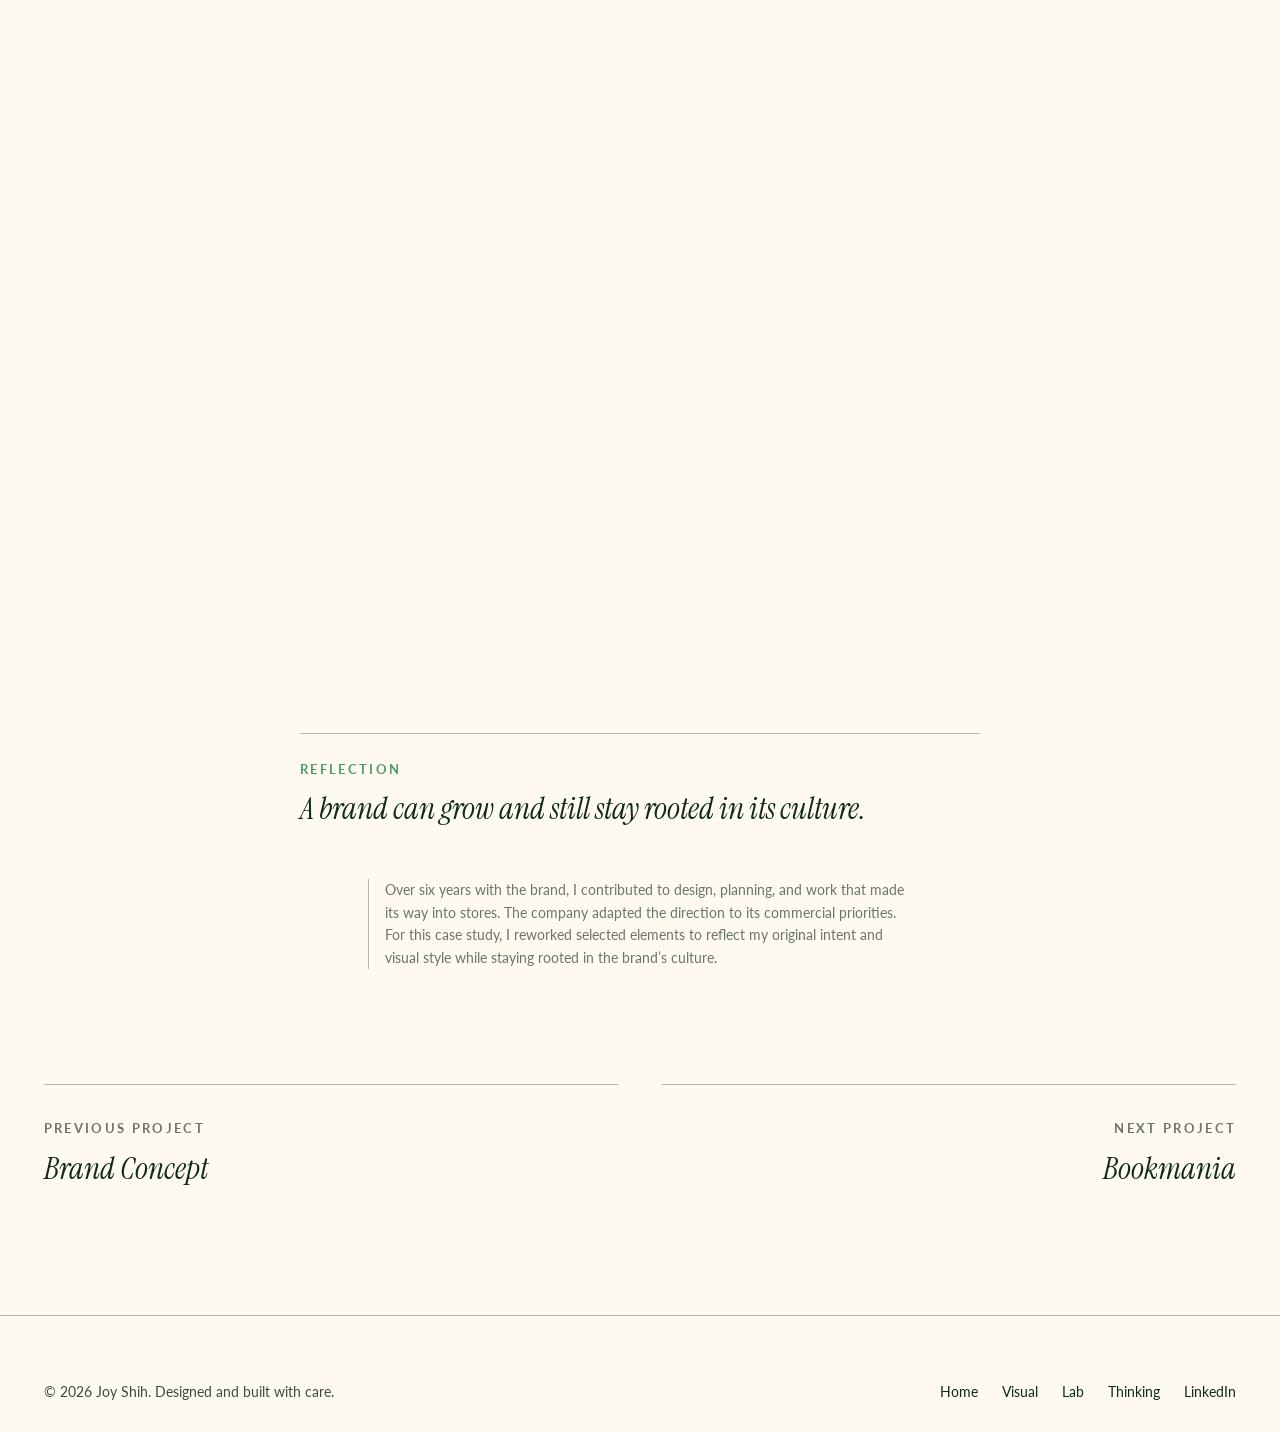
<file: case-dessert.html>
<!DOCTYPE html>
<html lang="en">
<head>
<meta charset="utf-8">
<script>try{history.scrollRestoration="manual"}catch(e){}if(!location.hash)window.scrollTo(0,0)</script>

<meta name="viewport" content="width=device-width,initial-scale=1,viewport-fit=cover">
<title>Dessert Shop Rebrand — Joy Shih</title>
<meta name="description" content="A culture-first rebrand for a Taiwanese dessert brand, refined through early user testing.">
<meta name="theme-color" content="#000000">
<link rel="preconnect" href="https://fonts.googleapis.com">
<link rel="preconnect" href="https://fonts.gstatic.com" crossorigin>
<link href="https://fonts.googleapis.com/css2?family=Instrument+Serif:ital@0;1&family=Caudex&family=Inter:wght@400;700;900&family=Lato:wght@400;700;900&display=swap" rel="stylesheet">
<link rel="stylesheet" href="st/stories.css">
<link rel="stylesheet" href="cs/case.css">
<link rel="stylesheet" href="st/mobile-nav.css">
<script src="st/mobile-nav.js" defer></script>
</head>
<body class="light">
<a class="skip" href="#main">Skip to content</a>
<canvas id="stars" aria-hidden="true"></canvas>
<header class="bar">
 <a class="brand" href="index.html" aria-label="Joy Shih, home">Joy Shih<i aria-hidden="true">✦</i></a>
 <nav id="site-nav" aria-label="Main"><a class="nl" href="index.html#team">What I Bring</a><a class="nl on" href="work.html">Visual</a><a class="nl" href="lab.html">Lab</a><a class="nl" href="stories.html">Thinking</a><a class="nl" href="index.html#about">About</a></nav>
 <a class="btn btn-sm" href="index.html#contact">Contact</a>
 <button class="menu-toggle" type="button" aria-label="Toggle navigation" aria-expanded="false" aria-controls="site-nav"><svg viewBox="0 0 24 24" width="22" height="22" aria-hidden="true"><path d="M3 6h18M3 12h18M3 18h18" fill="none" stroke="currentColor" stroke-width="1.5"/></svg></button>
</header>
<main id="main" style="--c:#509867">
<article class="art">
 <a class="back" href="work.html"><svg class="arw" viewBox="0 0 44 16" aria-hidden="true"><path d="M0 8h40M33 1l7 7-7 7" fill="none" stroke="currentColor" stroke-width="1.5"/></svg>All work</a>
 <header class="a-head" data-rv>
  <div class="sh-top"><span class="sh-no">02</span><span class="kicker" style="color:var(--c)">Selected work · Rebrand</span><span class="sh-rule"></span></div>
  <h1>Dessert Shop Rebrand</h1>
  <p class="a-dek">I carried familiar dessert ingredients into the brand’s packaging and characters, then tested two layouts to see which customers found clearer.</p>
  <dl class="a-facts"><div><dt>Role</dt><dd>Brand designer · Illustration · Characters</dd></div><div><dt>Scope</dt><dd>Identity · Packaging · Social · IP</dd></div><div><dt>Tools</dt><dd>Illustrator · Photoshop · Figma</dd></div><div><dt>Type</dt><dd>Brand work and portfolio reinterpretation</dd></div></dl>
 </header>
 <figure class="c-wide" data-rv><div class="panel"><img src="cs/d-hero.webp" alt="Tea field with leaves framed by organic cut-out shapes and small blue flowers" loading="lazy" width="1800" height="1219"></div></figure>

 <section class="c-sec" data-rv><div class="sh-top"><span class="sh-no">01</span><span class="kicker" style="color:var(--c)">The brand</span><span class="sh-rule"></span></div><h2>What is the dessert shop?</h2></section>
 <div class="c-wide c-grid g-7-5 split" data-rv><div class="split-t"><p>A Taiwanese dessert brand known for grass jelly, taro balls and tofu pudding.</p><p>As the brand expanded globally, its visual style became outdated and inconsistent.</p><p>This project reimagines its identity with a clear, warm and modern tone, keeping its roots in tradition.</p></div><div class="cut"><img src="cs/mf/p-bowl.webp" alt="Hands holding a dark ceramic bowl of fresh taro balls" loading="lazy" width="620" height="662"></div></div>

 <section class="c-sec" data-rv><div class="sh-top"><span class="sh-no">02</span><span class="kicker" style="color:var(--c)">Design direction</span><span class="sh-rule"></span></div><h2>Ingredients, characters, colour</h2></section>
 <div class="c-wide dd" data-rv><div class="dd-l"><div class="dd-ph"><img src="cs/mf/p-leaf.webp" alt="Grass jelly leaves" loading="lazy"><span>Ingredient illustrations</span></div><p>Each dessert ingredient is illustrated in a clean, flat style. This makes the visual system easy to use and instantly recognizable.</p><p class="c-cap">Ingredient illustrations provided by the brand’s Taiwan team.</p></div><div class="dd-g"><ul class="icons"><li><img src="cs/mf/ing-leaf.svg" alt="" loading="lazy"><span>Grass Jelly Leaf</span></li><li><img src="cs/mf/ing-flower.svg" alt="" loading="lazy"><span>Grass Jelly Flower</span></li><li><img src="cs/mf/ing-jelly.svg" alt="" loading="lazy"><span>Grass Jelly</span></li><li><img src="cs/mf/ing-sweetpotato.svg" alt="" loading="lazy"><span>Taro Ball<br>(Sweet Potato)</span></li><li><img src="cs/mf/ing-taro.svg" alt="" loading="lazy"><span>Taro Ball<br>(Taro)</span></li><li><img src="cs/mf/ing-miniq.svg" alt="" loading="lazy"><span>Mini Q</span></li><li><img src="cs/mf/ing-boba.svg" alt="" loading="lazy"><span>Boba</span></li><li><img src="cs/mf/ing-rice.svg" alt="" loading="lazy"><span>Rice Ball</span></li><li><img src="cs/mf/ing-tofu.svg" alt="" loading="lazy"><span>Tofu Pudding</span></li></ul></div></div>
 <div class="c-wide dd" data-rv><div class="dd-l"><div class="dd-ph"><img src="cs/mf/p-dessert.webp" alt="A bowl of shaved ice with taro balls and boba" loading="lazy"><span>Character design</span></div><p>I introduced friendly characters based on real dessert items. They bring emotion and warmth to the brand.</p><p class="c-cap">Character design by Joy Shih.</p></div><div class="dd-g"><ul class="icons dessert-ip-icons"><li><div class="dessert-ip-icon"><img src="cs/mf/eps-icon-taro.webp" alt="" loading="lazy" style="width:57.03%"></div><span>Taro Ball<br>(Sweet Potato)</span></li><li><div class="dessert-ip-icon"><img src="cs/mf/eps-icon-jelly.webp" alt="" loading="lazy" style="width:100.00%"></div><span>Grass Jelly</span></li><li><div class="dessert-ip-icon"><img src="cs/mf/eps-icon-miniq.webp" alt="" loading="lazy" style="width:36.31%"></div><span>Mini Q</span></li><li><div class="dessert-ip-icon"><img src="cs/mf/eps-icon-boba.webp" alt="" loading="lazy" style="width:45.44%"></div><span>Boba</span></li><li><div class="dessert-ip-icon"><img src="cs/mf/eps-icon-rice.webp" alt="" loading="lazy" style="width:61.79%"></div><span>Rice Ball</span></li><li><div class="dessert-ip-icon"><img src="cs/mf/eps-icon-potaro.webp" alt="" loading="lazy" style="width:90.49%"></div><span>Potaro Ball</span></li></ul></div></div>
 <div class="c-wide dd" data-rv><div class="dd-l"><div class="dd-ph"><img src="cs/mf/p-jelly.webp" alt="Grass jelly lifted from a cup" loading="lazy"><span>Colour &amp; type system</span></div><p>Typography is both clear and characterful, matching the brand’s gentle tone.</p></div><div class="dd-g"><div class="type"><p class="type-line">From Farm to Table, in a Bowl.</p><p class="type-note"><b>Caudex</b> blends a classical serif structure with a clean digital finish. It brings a sense of heritage and elegance.</p><ul class="sw"><li><i style="background:#509867"></i><span>#509867</span></li><li><i style="background:#C4A1C9"></i><span>#C4A1C9</span></li><li><i style="background:#F2B13F"></i><span>#F2B13F</span></li><li><i style="background:#F9F9F9"></i><span>#F9F9F9</span></li><li><i style="background:#012B13"></i><span>#012B13</span></li></ul></div></div></div>

 <section class="c-sec" data-rv><div class="sh-top"><span class="sh-no">03</span><span class="kicker" style="color:var(--c)">From shop to social</span><span class="sh-rule"></span></div><h2>A four-step rollout</h2></section>
 <ol class="steps" data-rv><li><b>Visual identity refresh</b><span>Logo lock-ups, colour and type.</span></li><li><b>Packaging &amp; signage redesign</b><span>Cups, bags and in-store graphics.</span></li><li><b>Customer touchpoints</b><span>Menus, merch and seasonal moments.</span></li><li><b>Social media system</b><span>Templates that grow with the menu.</span></li></ol>
 <div class="c-wide c-grid g-7-5 quote-row" data-rv><div class="qpanel"><p>A modern take on tradition. Even a dessert can carry memory and care.</p></div><div class="cut"><img src="cs/mf/p-drink.webp" alt="A hand holding a brown sugar milk drink" loading="lazy" width="709" height="705"></div></div>

 <section class="c-sec" data-rv><div class="sh-top"><span class="sh-no">04</span><span class="kicker" style="color:var(--c)">Packaging extensions</span><span class="sh-rule"></span></div><h2>Ingredients that dance across the brand</h2><p>Taro balls and grass jelly leaves dance across the brand’s canvas: a motion between tradition and imagination.</p></section>
 <figure class="c-wide cups-float" data-rv><img class="cf-y" src="cs/cup-y-flat.webp" alt="Yellow cup with grass jelly leaves and the line From Farm to Table" loading="lazy"><img class="cf-p" src="cs/cup-p-flat.webp" alt="Beige cup with taro balls and the line Meet Fresh in a Bowl" loading="lazy"></figure>
<script src="cs/fx.js" defer></script>
 
 

 <section class="c-sec" data-rv><div class="sh-top"><span class="sh-no">05</span><span class="kicker" style="color:var(--c)">Social media</span><span class="sh-rule"></span></div><h2>A feed that tastes like the brand</h2><p>Social templates mix real ingredients with the illustration system, from “Behind the scenes” stories to weekly specials.</p></section>
 <ul class="c-wide flips" data-rv><li class="flip" style="--d:0.0s"><div class="flip-in"><img class="f-front" src="cs/soc-00.webp" alt="Grass jelly post" loading="lazy" width="528" height="649"><img class="f-back" src="cs/soc-10.webp" alt="Happy hour post" loading="lazy" width="528" height="650"></button></li><li class="flip" style="--d:0.45s"><div class="flip-in"><img class="f-front" src="cs/soc-01.webp" alt="Behind the scenes post" loading="lazy" width="528" height="649"><img class="f-back" src="cs/soc-11.webp" alt="Weekly specials post" loading="lazy" width="528" height="650"></button></li><li class="flip" style="--d:0.9s"><div class="flip-in"><img class="f-front" src="cs/soc-02.webp" alt="Taro milk ice pop post" loading="lazy" width="528" height="649"><img class="f-back" src="cs/soc-12.webp" alt="Signature grass jelly post" loading="lazy" width="528" height="650"></button></li></ul>

 <section class="c-sec" data-rv><div class="sh-top"><span class="sh-no">06</span><span class="kicker" style="color:var(--c)">Audience insight</span><span class="sh-rule"></span></div><h2>What 20 people told me</h2></section>
 <div class="stat energy" data-rv><div class="eb" data-to="70"><span class="eb-num"><b>0</b>%</span><div class="eb-track" aria-hidden="true"><i class="eb-fill"></i></div><span class="eb-lbl">chose the clearer layout</span></div><div><p>To better understand user preference, I ran an A/B visual test with <b>20 participants aged 25–45</b>. <b>14 of 20</b> participants chose the clearer layout.</p><p><b>Insight:</b> simpler layouts, infused with cultural cues and subtle charm, resonated more with young adult consumers.</p></div></div>

 <section class="c-sec ip-head" data-rv><div class="sh-top"><span class="sh-no">+</span><span class="kicker" style="color:var(--c)">IP design</span><span class="sh-rule"></span></div><h2>Transforming sweetness into story</h2></section>
 <figure class="c-wide" data-rv><div class="panel"><img src="cs/mf/ip-hero.webp" alt="Illustration: dessert characters climbing a mountain of shaved ice beside a bowl tied with a red ribbon" loading="lazy" width="1800" height="1419"></div></figure>
 <div class="c-sec" data-rv style="margin-top:clamp(40px,4vw,64px)"><p>To add a touch of warmth to the brand, I introduced a set of friendly characters inspired by real dessert items, from taro balls to grass jelly.</p><p>Rather than becoming the face of the brand, these characters act as emotional amplifiers. Their charm lies in how they bring familiar desserts to life, especially across social content, packaging, seasonal campaigns and limited-edition merchandise.</p></div>
 <section class="c-sec" data-rv><div class="sh-top"><span class="sh-no">01</span><span class="kicker" style="color:var(--c)">Character design</span><span class="sh-rule"></span></div><h2>A family of dessert friends</h2><p>Each character was inspired by a dessert ingredient, translating taste and texture into visual personality. Simple shapes and playful expressions resonate across age groups and platforms.</p></section>
 <div class="c-wide" data-rv><ul class="chars"><li><div class="ch-img"><img src="cs/mf/eps-family-tarobro.webp" alt="Tarobro" loading="lazy" style="width:48.36%"></div><div class="pal"><i style="background:#2d2d2d"></i><i style="background:#fafafa"></i><i style="background:#f7c856"></i><i style="background:#f0ac1d"></i></div><span>Tarobro</span></li><li><div class="ch-img"><img src="cs/mf/eps-family-miniq.webp" alt="Mini Q" loading="lazy" style="width:14.36%;align-self:flex-start;margin-top:33.45%"></div><div class="pal"><i style="background:#b55e8b"></i><i style="background:#eda6c8"></i><i style="background:#ffffff"></i></div><span>Mini Q</span></li><li><div class="ch-img"><img src="cs/mf/eps-family-unclepo.webp" alt="Uncle Po" loading="lazy" style="width:85.91%"></div><div class="pal"><i style="background:#194987"></i><i style="background:#debfe1"></i><i style="background:#ee9132"></i><i style="background:#e76d2a"></i></div><span>Uncle Po</span></li><li><div class="ch-img"><img src="cs/mf/eps-family-grace.webp" alt="Grace" loading="lazy" style="width:57.73%"></div><div class="pal"><i style="background:#3e3a39"></i><i style="background:#605657"></i><i style="background:#dcdcde"></i><i style="background:#ffffff"></i></div><span>Grace</span></li><li><div class="ch-img"><img src="cs/mf/eps-family-rice.webp" alt="Rice Ball" loading="lazy" style="width:35.00%"></div><div class="pal"><i style="background:#3e3a39"></i><i style="background:#dfdfdf"></i><i style="background:#ffffff"></i><i style="background:#ff8d9e"></i></div><span>Rice Ball</span></li><li><div class="ch-img"><img src="cs/mf/eps-family-bobo.webp" alt="Bobo" loading="lazy" style="width:31.73%"></div><div class="pal"><i style="background:#3e3a39"></i><i style="background:#ffffff"></i><i style="background:#f7c856"></i></div><span>Bobo</span></li></ul></div>
 <section class="c-sec" data-rv><div class="sh-top"><span class="sh-no">02</span><span class="kicker" style="color:var(--c)">Physical applications</span><span class="sh-rule"></span></div><h2>Delight, without overpowering</h2><p>The characters were applied to limited-time merchandise, packaging and point-of-sale materials, adding a touch of delight without overpowering the brand’s core aesthetic.</p></section>
 <figure class="c-wide" data-rv style="max-width:1000px"><div class="panel"><img src="cs/mf/ip-sketch.webp" alt="Recipe sketch sheet: the characters peel, steam, knead and cook taro, step by step, with coloured characters around it" loading="lazy" width="1820" height="1560"></div></figure>

 <aside class="takeaway"><p class="kicker">Reflection</p><p>A brand can grow and still stay rooted in its culture.</p></aside>
 <p class="note">Over six years with the brand, I contributed to design, planning, and work that made its way into stores. The company adapted the direction to its commercial priorities. For this case study, I reworked selected elements to reflect my original intent and visual style while staying rooted in the brand’s culture.</p>
</article>
<nav class="pn" aria-label="More work"><a href="case-brand.html"><span class="kicker">Previous Project</span><b>Brand Concept</b></a><a class="nx" href="case-bookmania.html"><span class="kicker">Next Project</span><b>Bookmania</b></a></nav>
</main>
<footer class="foot"><div class="ft"><span>© 2026 Joy Shih. Designed and built with care.</span><nav aria-label="Footer"><a href="index.html">Home</a><a href="work.html">Visual</a><a href="lab.html">Lab</a><a href="stories.html">Thinking</a><a href="https://www.linkedin.com/in/joy-shih-3771a3178" target="_blank" rel="noopener">LinkedIn</a></nav></div></footer>
<script src="st/stories.js"></script>
</body>
</html>
</file>
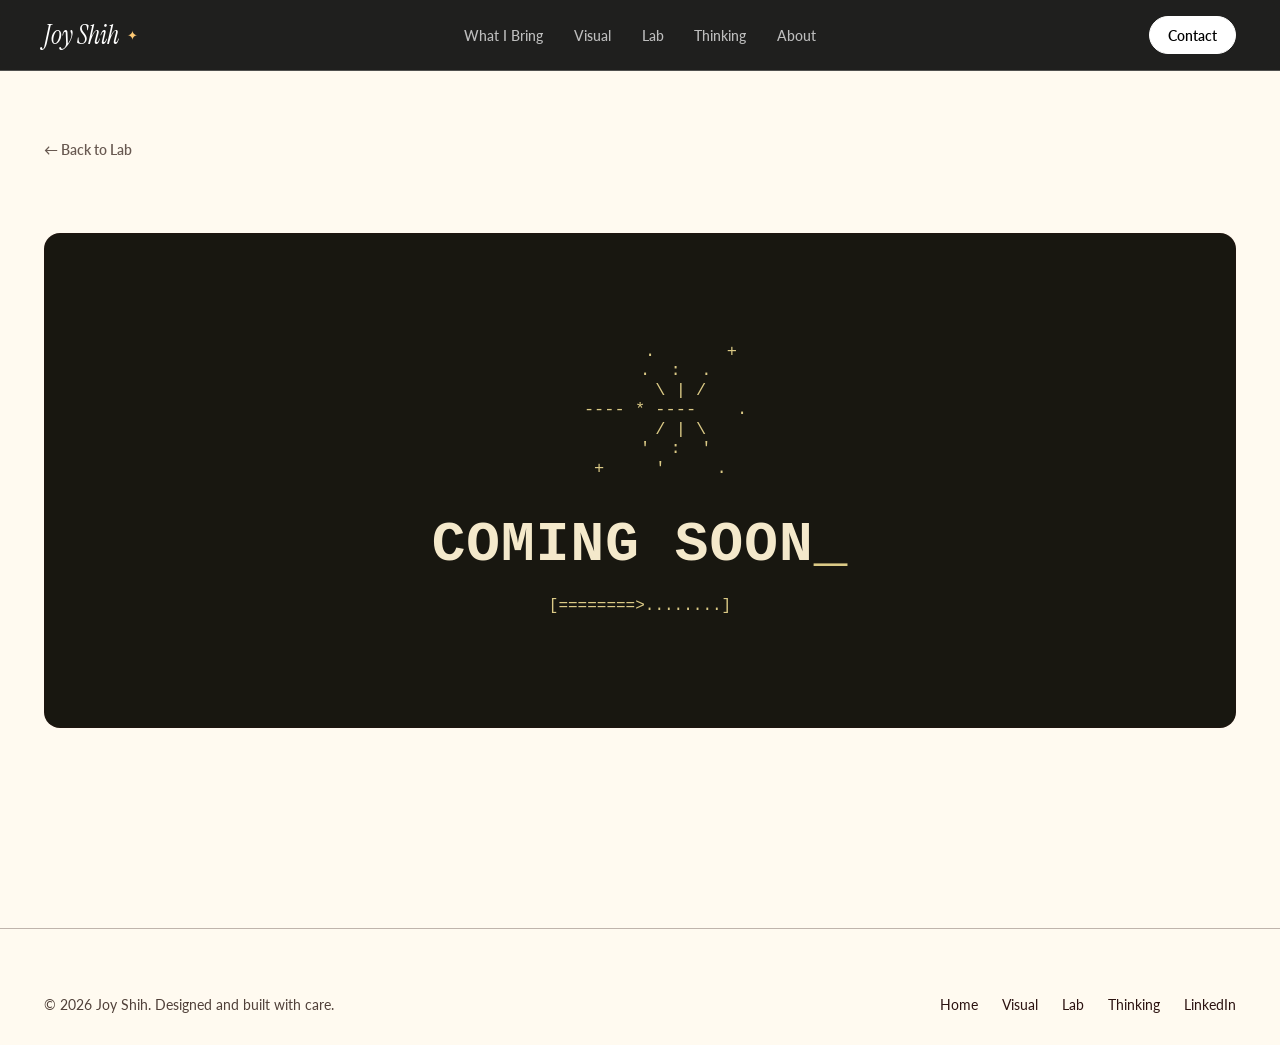
<file: lab-ar-packaging.html>
<!DOCTYPE html>
<html lang="en">
<head>
<meta charset="utf-8">
<script>try{history.scrollRestoration="manual"}catch(e){}if(!location.hash)window.scrollTo(0,0)</script>

<meta name="viewport" content="width=device-width,initial-scale=1,viewport-fit=cover">
<title>Augmented Reality Packaging — Joy Shih</title>
<meta name="description" content="Lab experiment coming soon.">
<meta name="theme-color" content="#000000">
<link rel="preconnect" href="https://fonts.googleapis.com">
<link rel="preconnect" href="https://fonts.gstatic.com" crossorigin>
<link href="https://fonts.googleapis.com/css2?family=Instrument+Serif:ital@0;1&family=Inter:wght@400;700;900&family=Lato:wght@400;700;900&display=swap" rel="stylesheet">
<link rel="stylesheet" href="st/stories.css">
<link rel="stylesheet" href="st/project-link.css">
<link rel="stylesheet" href="st/mobile-nav.css">
<script src="st/mobile-nav.js" defer></script>
</head>
<body class="reading-page">
<a class="skip" href="#main">Skip to content</a>
<canvas id="stars" aria-hidden="true"></canvas>
<header class="bar">
 <a class="brand" href="index.html" aria-label="Joy Shih, home">Joy Shih<i aria-hidden="true">✦</i></a>
 <nav id="site-nav" aria-label="Main"><a class="nl" href="index.html#team">What I Bring</a><a class="nl" href="work.html">Visual</a><a class="nl" href="lab.html">Lab</a><a class="nl" href="stories.html">Thinking</a><a class="nl" href="index.html#about">About</a></nav>
 <a class="btn btn-sm" href="index.html#contact">Contact</a>
 <button class="menu-toggle" type="button" aria-label="Toggle navigation" aria-expanded="false" aria-controls="site-nav"><svg viewBox="0 0 24 24" width="22" height="22" aria-hidden="true"><path d="M3 6h18M3 12h18M3 18h18" fill="none" stroke="currentColor" stroke-width="1.5"/></svg></button>
</header>

<main id="main" class="wrap lab-wait">
 <a class="back" href="lab.html">← Back to Lab</a>
 <section class="lab-terminal" aria-labelledby="lab-status">
  <pre aria-hidden="true">
          .       +
       .  :  .
        \ | /
     ---- * ----    .
        / | \
       '  :  '
    +     '     .
  </pre>
  <h1 id="lab-status">COMING SOON<span aria-hidden="true">_</span></h1>
  <div class="lab-terminal-progress" aria-hidden="true">[========&gt;........]</div>
 </section>
</main>
<footer class="foot"><div class="ft"><span>© 2026 Joy Shih. Designed and built with care.</span><nav aria-label="Footer"><a href="index.html">Home</a><a href="work.html">Visual</a><a href="lab.html">Lab</a><a href="stories.html">Thinking</a><a href="https://www.linkedin.com/in/joy-shih-3771a3178" target="_blank" rel="noopener">LinkedIn</a></nav></div></footer>
<script src="st/stories.js"></script>
</body>
</html>
</file>
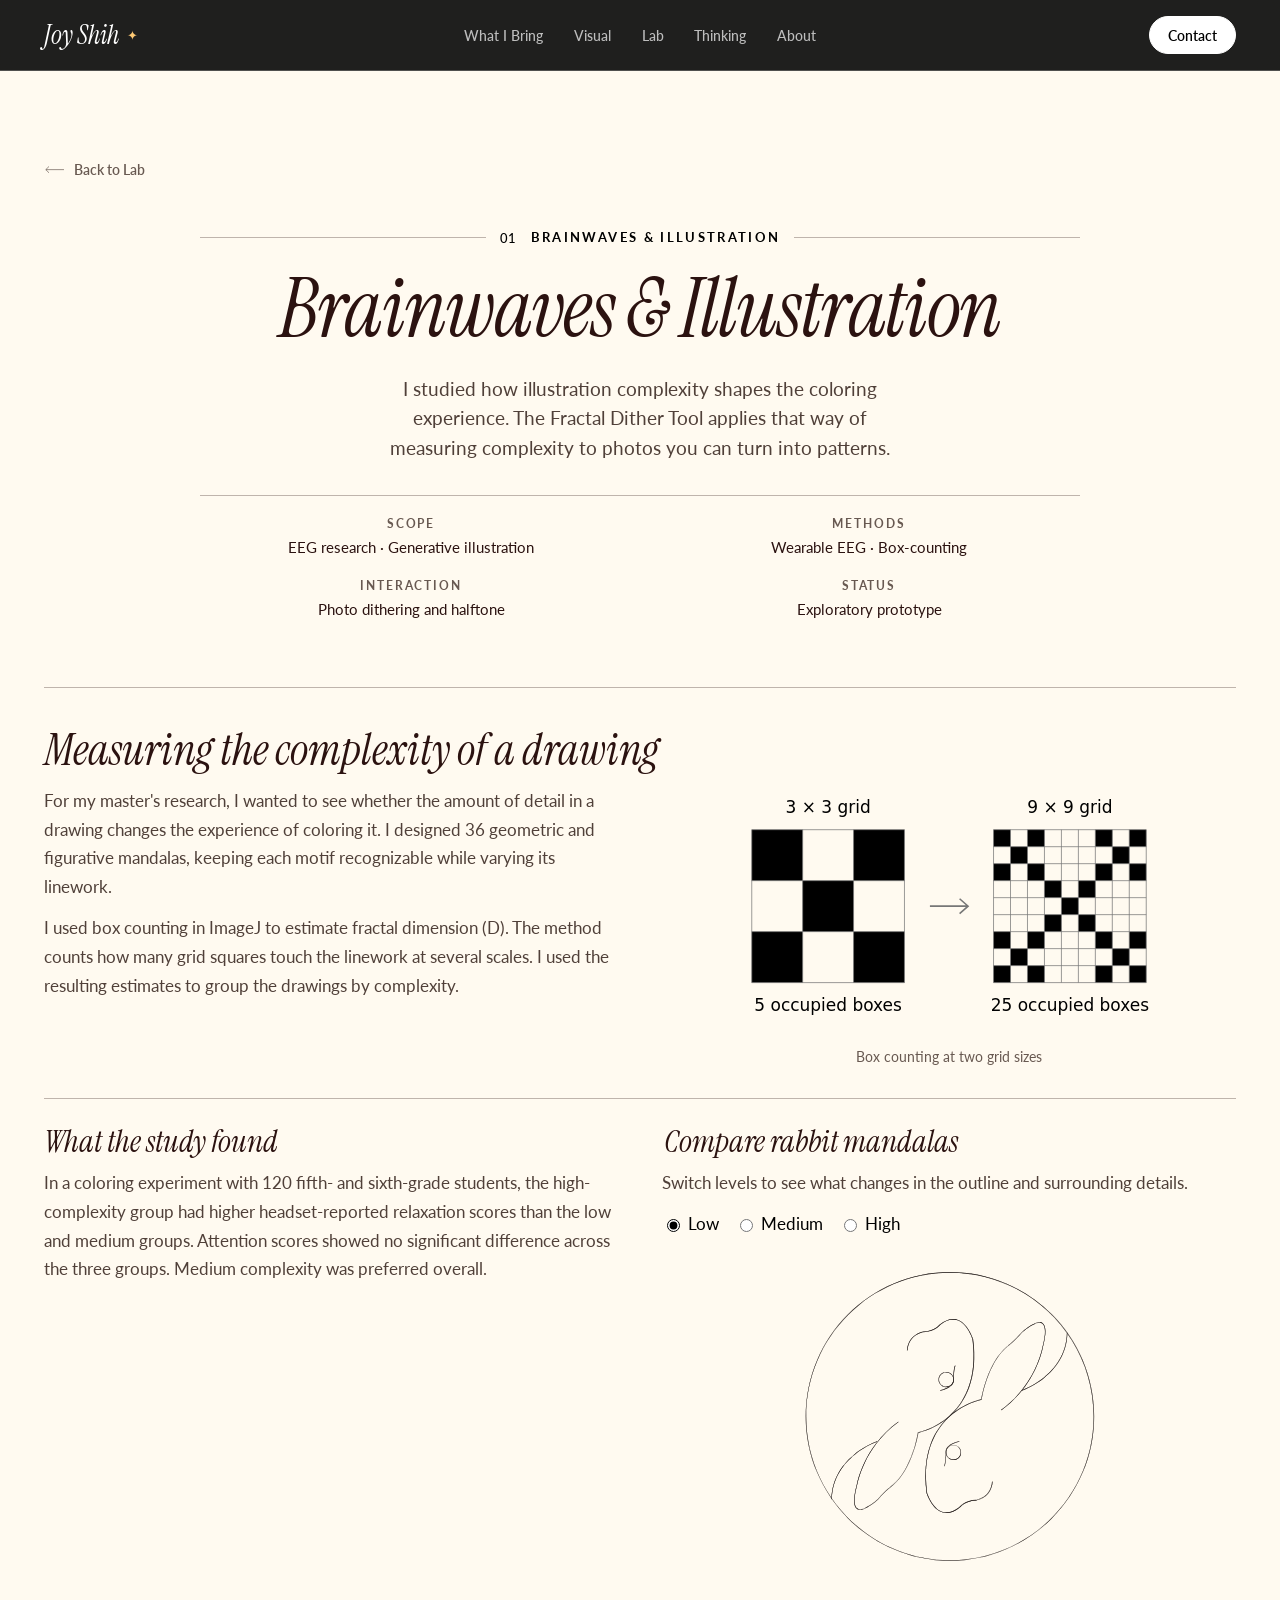
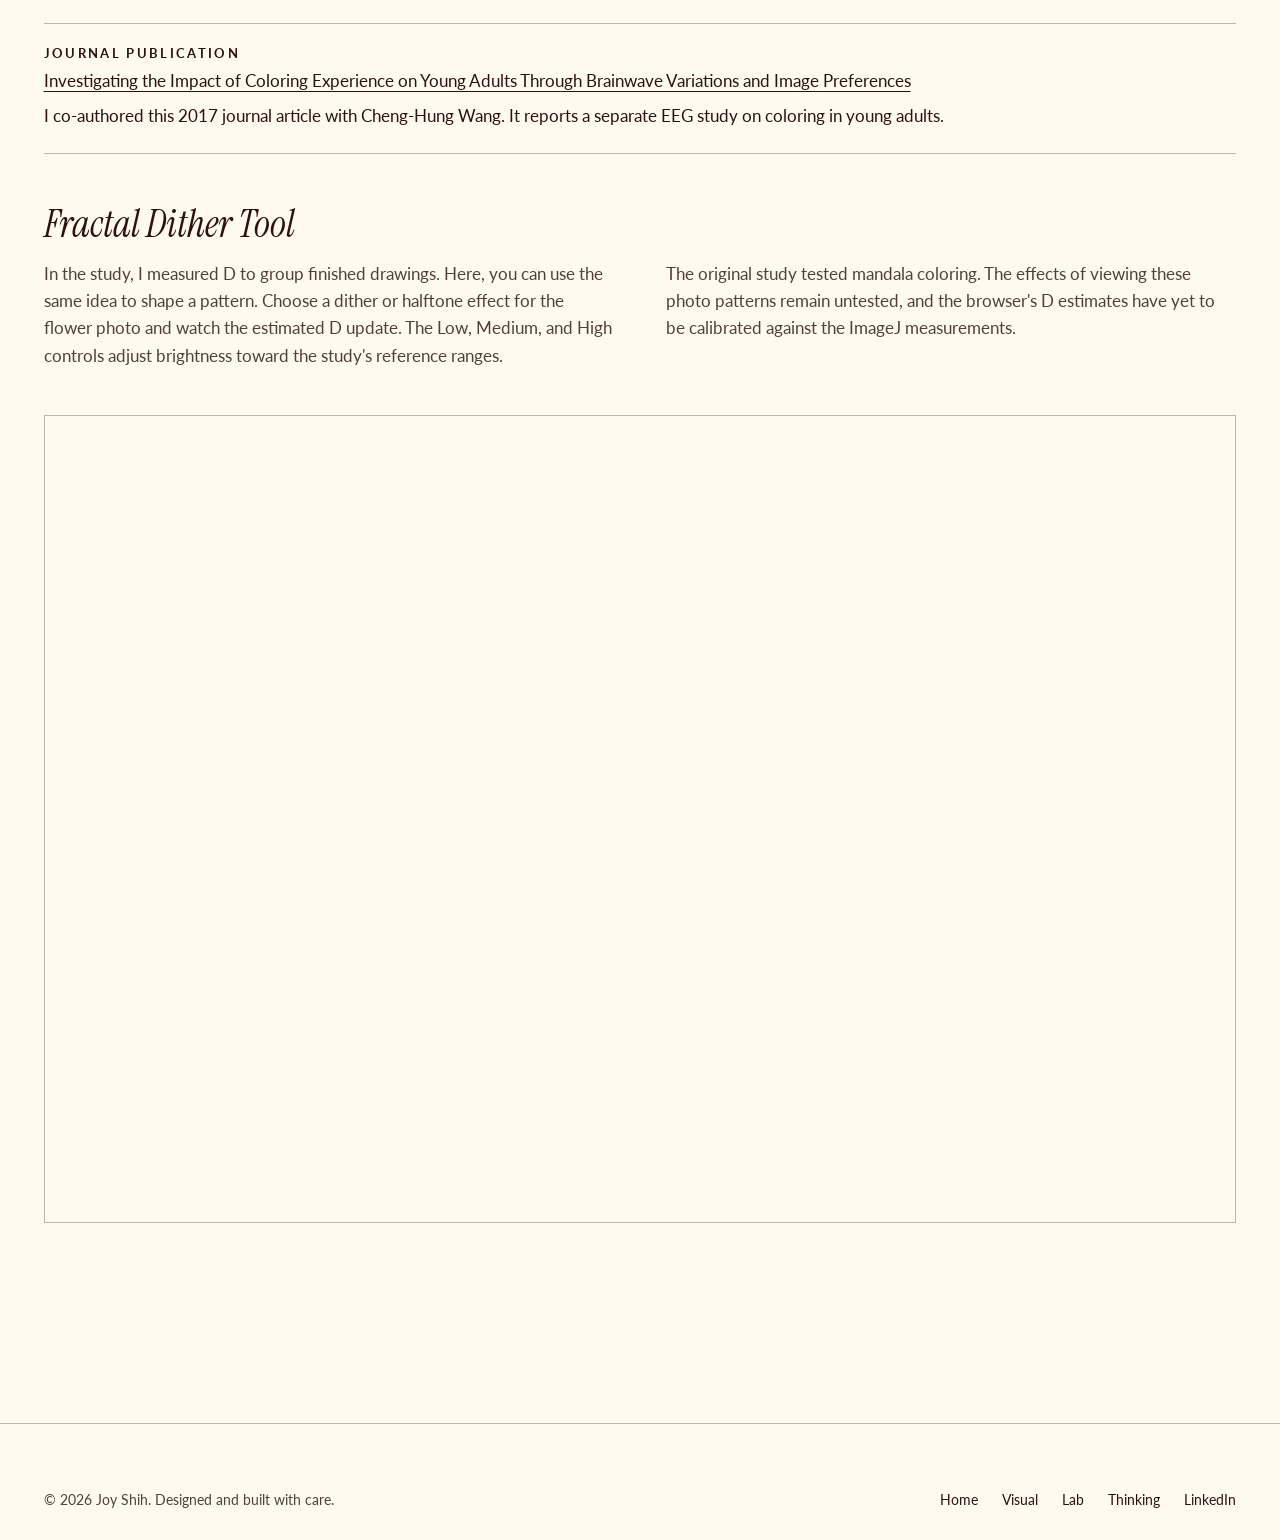
<file: lab-storybook.html>
<!DOCTYPE html>
<html lang="en">
<head>
<meta charset="utf-8">
<script>try{history.scrollRestoration="manual"}catch(e){}if(!location.hash)window.scrollTo(0,0)</script>

<meta name="viewport" content="width=device-width,initial-scale=1,viewport-fit=cover">
<title>Brainwaves & Illustration — Joy Shih</title>
<meta name="description" content="EEG research on illustration complexity and an interactive Fractal Dither Tool.">
<meta name="theme-color" content="#000000">
<link rel="preconnect" href="https://fonts.googleapis.com">
<link rel="preconnect" href="https://fonts.gstatic.com" crossorigin>
<link href="https://fonts.googleapis.com/css2?family=Instrument+Serif:ital@0;1&family=Inter:wght@400;700;900&family=Lato:wght@400;700;900&display=swap" rel="stylesheet">
<link rel="stylesheet" href="st/stories.css">
<link rel="stylesheet" href="st/project-link.css">
<link rel="stylesheet" href="st/mobile-nav.css">
<script src="st/mobile-nav.js" defer></script>
</head>
<body class="reading-page">
<a class="skip" href="#main">Skip to content</a>
<canvas id="stars" aria-hidden="true"></canvas>
<header class="bar">
 <a class="brand" href="index.html" aria-label="Joy Shih, home">Joy Shih<i aria-hidden="true">✦</i></a>
 <nav id="site-nav" aria-label="Main"><a class="nl" href="index.html#team">What I Bring</a><a class="nl" href="work.html">Visual</a><a class="nl" href="lab.html">Lab</a><a class="nl" href="stories.html">Thinking</a><a class="nl" href="index.html#about">About</a></nav>
 <a class="btn btn-sm" href="index.html#contact">Contact</a>
 <button class="menu-toggle" type="button" aria-label="Toggle navigation" aria-expanded="false" aria-controls="site-nav"><svg viewBox="0 0 24 24" width="22" height="22" aria-hidden="true"><path d="M3 6h18M3 12h18M3 18h18" fill="none" stroke="currentColor" stroke-width="1.5"/></svg></button>
</header>

<main id="main" class="wrap bloom-page">
 <a class="back" href="lab.html"><svg class="arw" viewBox="0 0 44 16" aria-hidden="true"><path d="M0 8h40M33 1l7 7-7 7" fill="none" stroke="currentColor" stroke-width="1.5"/></svg>Back to Lab</a>
 <header class="a-head">
  <div class="sh-top"><span class="sh-no">01</span><span class="kicker">Brainwaves &amp; Illustration</span><span class="sh-rule"></span></div>
  <h1>Brainwaves &amp; Illustration</h1>
  <p class="a-dek">I studied how illustration complexity shapes the coloring experience. The Fractal Dither Tool applies that way of measuring complexity to photos you can turn into patterns.</p>
  <dl class="a-facts"><div><dt>Scope</dt><dd>EEG research · Generative illustration</dd></div><div><dt>Methods</dt><dd>Wearable EEG · Box-counting</dd></div><div><dt>Interaction</dt><dd>Photo dithering and halftone</dd></div><div><dt>Status</dt><dd>Exploratory prototype</dd></div></dl>
 </header>
 <section class="bloom-method" aria-labelledby="bloom-method-title">
  <h2 id="bloom-method-title">Measuring the complexity of a drawing</h2>
  <div class="bloom-method-grid">
   <div>
    <p>For my master's research, I wanted to see whether the amount of detail in a drawing changes the experience of coloring it. I designed 36 geometric and figurative mandalas, keeping each motif recognizable while varying its linework.</p>
    <p>I used box counting in ImageJ to estimate fractal dimension (D). The method counts how many grid squares touch the linework at several scales. I used the resulting estimates to group the drawings by complexity.</p>
   </div>
   <figure><img src="st/bloom-box-counting.svg" alt="The same fractal on a coarse and a fine grid. More squares contain part of the fractal on the finer grid." loading="lazy"><figcaption>Box counting at two grid sizes</figcaption></figure>
  </div>
  <div class="bloom-method-grid bloom-sample-study">
   <div>
    <h3>What the study found</h3>
    <p>In a coloring experiment with 120 fifth- and sixth-grade students, the high-complexity group had higher headset-reported relaxation scores than the low and medium groups. Attention scores showed no significant difference across the three groups. Medium complexity was preferred overall.</p>
   </div>
   <fieldset class="bloom-rabbit-source">
    <legend>Compare rabbit mandalas</legend>
    <p>Switch levels to see what changes in the outline and surrounding details.</p>
    <div class="bloom-rabbit-options">
     <label><input type="radio" name="rabbit-complexity" value="low" checked> Low</label>
     <label><input type="radio" name="rabbit-complexity" value="medium"> Medium</label>
     <label><input type="radio" name="rabbit-complexity" value="high"> High</label>
    </div>
    <div class="bloom-rabbit-view">
     <img class="rabbit-low" src="st/bloom-rabbit.svg" alt="Low complexity: paired rabbit outlines with open space.">
     <img class="rabbit-medium" src="st/bloom-rabbit.svg" alt="Medium complexity: curved lines fill the space around the rabbits.">
     <img class="rabbit-high" src="st/bloom-rabbit.svg" alt="High complexity: floral motifs add detail around the rabbits.">
    </div>
   </fieldset>
  </div>
 </section>
 <div class="bloom-publication">
  <p class="kicker">Journal publication</p>
  <p><a href="https://doi.org/10.17265/2161-6248/2017.10.001">Investigating the Impact of Coloring Experience on Young Adults Through Brainwave Variations and Image Preferences</a></p>
  <p>I co-authored this 2017 journal article with Cheng-Hung Wang. It reports a separate EEG study on coloring in young adults.</p>
 </div>
 <section class="dither-tool" aria-labelledby="dither-title">
  <h2 id="dither-title">Fractal Dither Tool</h2>
  <div class="dither-intro">
   <p>In the study, I measured D to group finished drawings. Here, you can use the same idea to shape a pattern. Choose a dither or halftone effect for the flower photo and watch the estimated D update. The Low, Medium, and High controls adjust brightness toward the study's reference ranges.</p>
   <p>The original study tested mandala coloring. The effects of viewing these photo patterns remain untested, and the browser's D estimates have yet to be calibrated against the ImageJ measurements.</p>
  </div>
  <iframe src="fractal-dither-tool/index.html" title="Fractal Dither Tool" sandbox="allow-scripts" loading="lazy"></iframe>
 </section>
 
</main>
<footer class="foot"><div class="ft"><span>© 2026 Joy Shih. Designed and built with care.</span><nav aria-label="Footer"><a href="index.html">Home</a><a href="work.html">Visual</a><a href="lab.html">Lab</a><a href="stories.html">Thinking</a><a href="https://www.linkedin.com/in/joy-shih-3771a3178" target="_blank" rel="noopener">LinkedIn</a></nav></div></footer>
<script src="st/stories.js"></script>
</body>
</html>
</file>
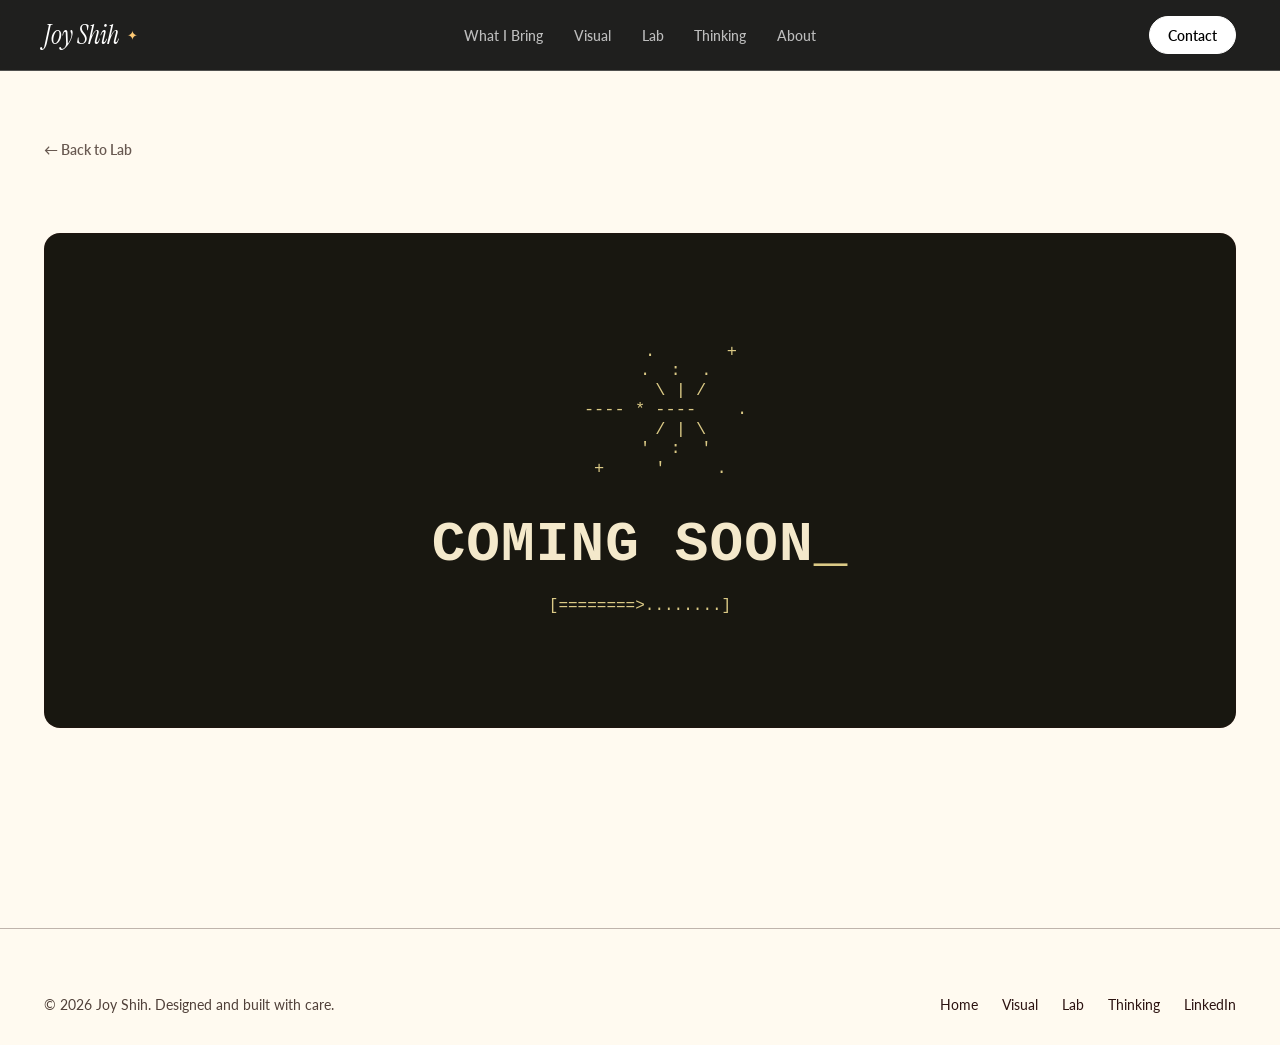
<file: lab-touchdesigner.html>
<!DOCTYPE html>
<html lang="en">
<head>
<meta charset="utf-8">
<script>try{history.scrollRestoration="manual"}catch(e){}if(!location.hash)window.scrollTo(0,0)</script>

<meta name="viewport" content="width=device-width,initial-scale=1,viewport-fit=cover">
<title>Interactive Flower in TouchDesigner — Joy Shih</title>
<meta name="description" content="Lab experiment coming soon.">
<meta name="theme-color" content="#000000">
<link rel="preconnect" href="https://fonts.googleapis.com">
<link rel="preconnect" href="https://fonts.gstatic.com" crossorigin>
<link href="https://fonts.googleapis.com/css2?family=Instrument+Serif:ital@0;1&family=Inter:wght@400;700;900&family=Lato:wght@400;700;900&display=swap" rel="stylesheet">
<link rel="stylesheet" href="st/stories.css">
<link rel="stylesheet" href="st/project-link.css">
<link rel="stylesheet" href="st/mobile-nav.css">
<script src="st/mobile-nav.js" defer></script>
</head>
<body class="reading-page">
<a class="skip" href="#main">Skip to content</a>
<canvas id="stars" aria-hidden="true"></canvas>
<header class="bar">
 <a class="brand" href="index.html" aria-label="Joy Shih, home">Joy Shih<i aria-hidden="true">✦</i></a>
 <nav id="site-nav" aria-label="Main"><a class="nl" href="index.html#team">What I Bring</a><a class="nl" href="work.html">Visual</a><a class="nl" href="lab.html">Lab</a><a class="nl" href="stories.html">Thinking</a><a class="nl" href="index.html#about">About</a></nav>
 <a class="btn btn-sm" href="index.html#contact">Contact</a>
 <button class="menu-toggle" type="button" aria-label="Toggle navigation" aria-expanded="false" aria-controls="site-nav"><svg viewBox="0 0 24 24" width="22" height="22" aria-hidden="true"><path d="M3 6h18M3 12h18M3 18h18" fill="none" stroke="currentColor" stroke-width="1.5"/></svg></button>
</header>

<main id="main" class="wrap lab-wait">
 <a class="back" href="lab.html">← Back to Lab</a>
 <section class="lab-terminal" aria-labelledby="lab-status">
  <pre aria-hidden="true">
          .       +
       .  :  .
        \ | /
     ---- * ----    .
        / | \
       '  :  '
    +     '     .
  </pre>
  <h1 id="lab-status">COMING SOON<span aria-hidden="true">_</span></h1>
  <div class="lab-terminal-progress" aria-hidden="true">[========&gt;........]</div>
 </section>
</main>
<footer class="foot"><div class="ft"><span>© 2026 Joy Shih. Designed and built with care.</span><nav aria-label="Footer"><a href="index.html">Home</a><a href="work.html">Visual</a><a href="lab.html">Lab</a><a href="stories.html">Thinking</a><a href="https://www.linkedin.com/in/joy-shih-3771a3178" target="_blank" rel="noopener">LinkedIn</a></nav></div></footer>
<script src="st/stories.js"></script>
</body>
</html>
</file>
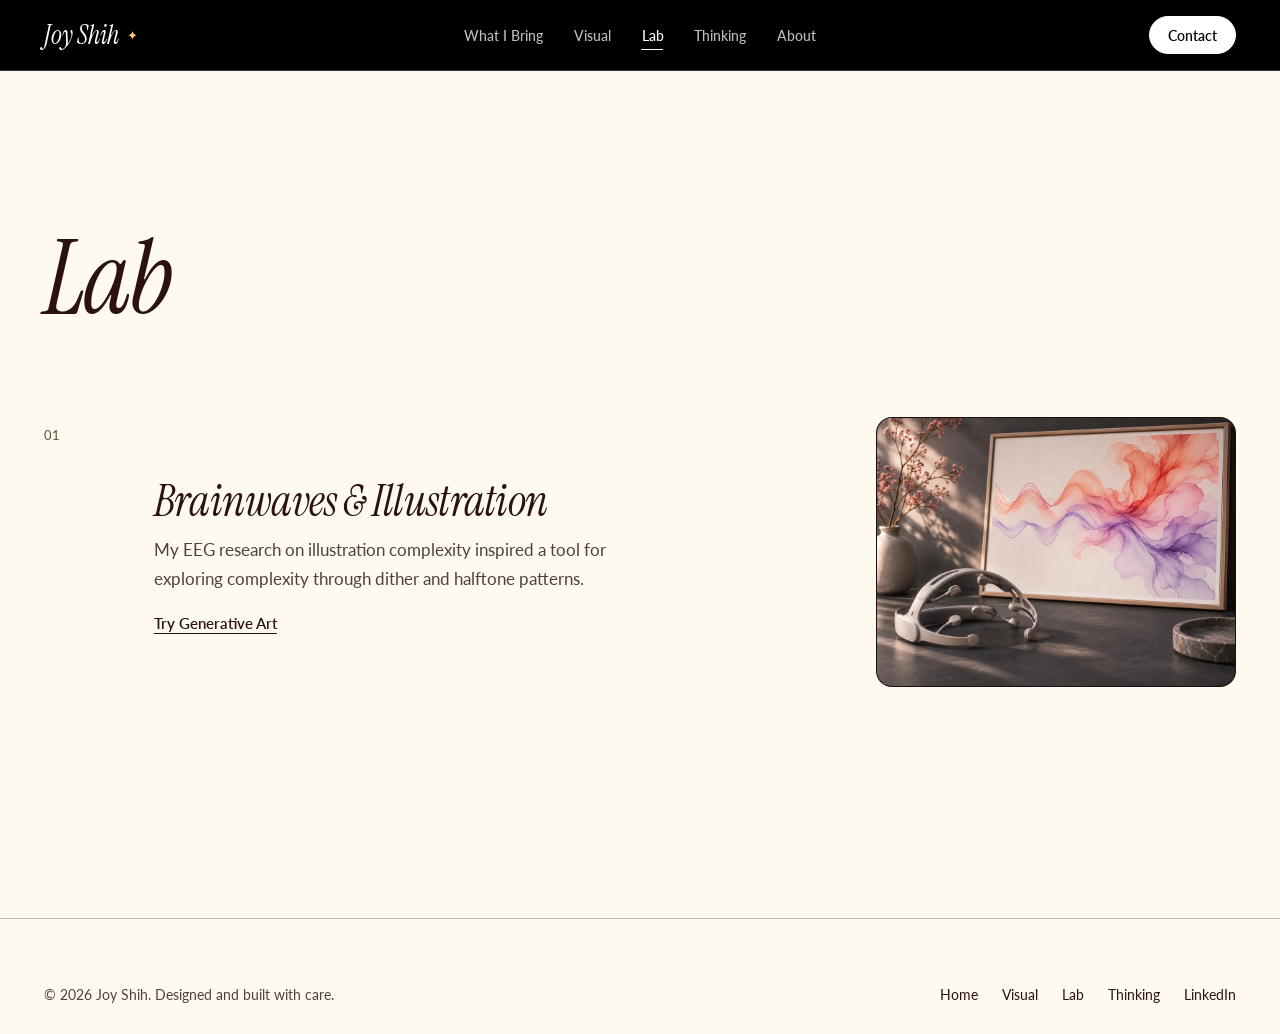
<file: lab.html>
<!DOCTYPE html>
<html lang="en">
<head>
<meta charset="utf-8">
<script>try{history.scrollRestoration="manual"}catch(e){}if(!location.hash)window.scrollTo(0,0)</script>

<meta name="viewport" content="width=device-width,initial-scale=1,viewport-fit=cover">
<title>Lab — Joy Shih</title>
<meta name="description" content="Research and experiments in brainwaves and generative illustration.">
<meta name="theme-color" content="#000000">
<link rel="preconnect" href="https://fonts.googleapis.com">
<link rel="preconnect" href="https://fonts.gstatic.com" crossorigin>
<link href="https://fonts.googleapis.com/css2?family=Instrument+Serif:ital@0;1&family=Inter:wght@400;700;900&family=Lato:wght@400;700;900&display=swap" rel="stylesheet">
<link rel="stylesheet" href="st/stories.css">
<link rel="stylesheet" href="st/project-link.css">
<link rel="stylesheet" href="st/mobile-nav.css">
<script src="st/mobile-nav.js" defer></script>
</head>
<body class="reading-page work-page">
<a class="skip" href="#main">Skip to content</a>
<canvas id="stars" aria-hidden="true"></canvas>
<header class="bar">
 <a class="brand" href="index.html" aria-label="Joy Shih, home">Joy Shih<i aria-hidden="true">✦</i></a>
 <nav id="site-nav" aria-label="Main"><a class="nl" href="index.html#team">What I Bring</a><a class="nl" href="work.html">Visual</a><a class="nl on" href="lab.html" aria-current="page">Lab</a><a class="nl" href="stories.html">Thinking</a><a class="nl" href="index.html#about">About</a></nav>
 <a class="btn btn-sm" href="index.html#contact">Contact</a>
 <button class="menu-toggle" type="button" aria-label="Toggle navigation" aria-expanded="false" aria-controls="site-nav"><svg viewBox="0 0 24 24" width="22" height="22" aria-hidden="true"><path d="M3 6h18M3 12h18M3 18h18" fill="none" stroke="currentColor" stroke-width="1.5"/></svg></button>
</header>

<main id="main">
 <section class="wrap s-hero"><h1>Lab</h1></section>
 <section class="wrap work-category" aria-label="Lab list"><ol class="s-list"><li class="s-item"><a href="lab-storybook.html">
         <span class="s-no">01</span>
         <div><h2>Brainwaves &amp; Illustration</h2><p>My EEG research on illustration complexity inspired a tool for exploring complexity through dither and halftone patterns.</p><span class="project-link">Try Generative Art</span></div>
         <figure class="s-thumb"><video data-lab-loop src="st/lab-brainwave-preview.mp4" poster="st/lab-brainwave-illustration.webp" muted playsinline loop preload="none" aria-hidden="true"></video></figure>
        </a></li></ol></section>
</main>
<footer class="foot"><div class="ft"><span>© 2026 Joy Shih. Designed and built with care.</span><nav aria-label="Footer"><a href="index.html">Home</a><a href="work.html">Visual</a><a href="lab.html">Lab</a><a href="stories.html">Thinking</a><a href="https://www.linkedin.com/in/joy-shih-3771a3178" target="_blank" rel="noopener">LinkedIn</a></nav></div></footer>
<script src="st/stories.js"></script>
</body>
</html>
</file>
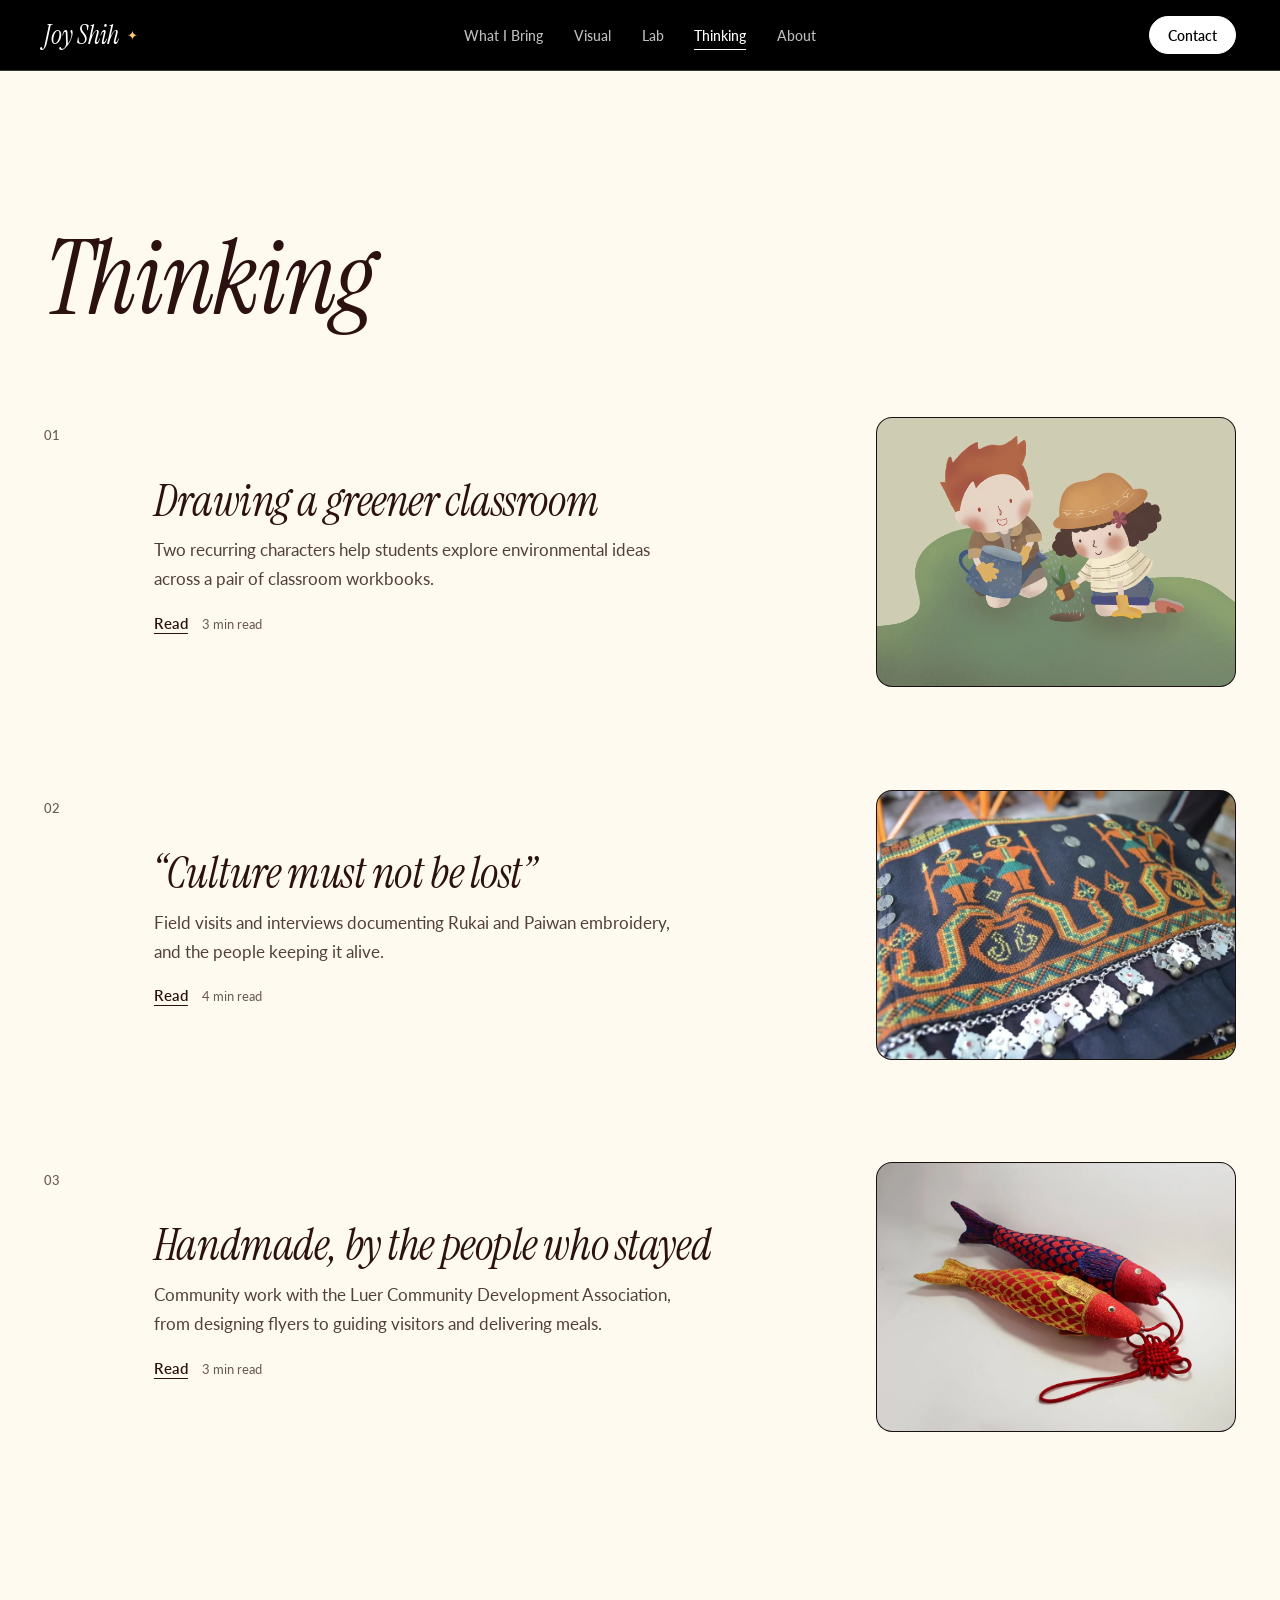
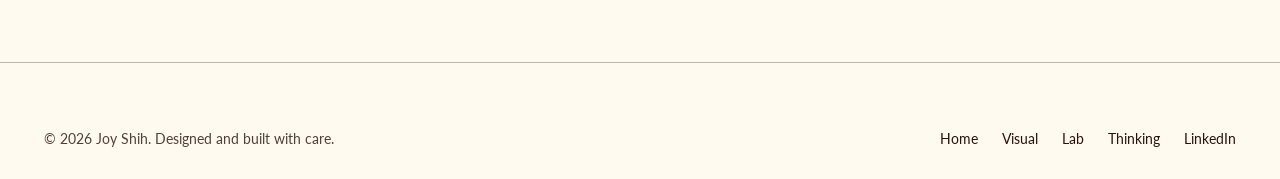
<file: stories.html>
<!DOCTYPE html>
<html lang="en">
<head>
<meta charset="utf-8">
<script>try{history.scrollRestoration="manual"}catch(e){}if(!location.hash)window.scrollTo(0,0)</script>

<meta name="viewport" content="width=device-width,initial-scale=1,viewport-fit=cover">
<title>Thinking — Joy Shih</title>
<meta name="description" content="Design stories about classroom illustration, field research, and community work.">
<meta name="theme-color" content="#000000">
<link rel="preconnect" href="https://fonts.googleapis.com">
<link rel="preconnect" href="https://fonts.gstatic.com" crossorigin>
<link href="https://fonts.googleapis.com/css2?family=Instrument+Serif:ital@0;1&family=Inter:wght@400;700;900&family=Lato:wght@400;700;900&display=swap" rel="stylesheet">
<link rel="stylesheet" href="st/stories.css">
<link rel="stylesheet" href="st/project-link.css">
<link rel="stylesheet" href="st/mobile-nav.css">
<script src="st/mobile-nav.js" defer></script>
</head>
<body class="reading-page work-page">
<a class="skip" href="#main">Skip to content</a>
<canvas id="stars" aria-hidden="true"></canvas>
<header class="bar">
 <a class="brand" href="index.html" aria-label="Joy Shih, home">Joy Shih<i aria-hidden="true">✦</i></a>
 <nav id="site-nav" aria-label="Main"><a class="nl" href="index.html#team">What I Bring</a><a class="nl" href="work.html">Visual</a><a class="nl" href="lab.html">Lab</a><a class="nl on" href="stories.html" aria-current="page">Thinking</a><a class="nl" href="index.html#about">About</a></nav>
 <a class="btn btn-sm" href="index.html#contact">Contact</a>
 <button class="menu-toggle" type="button" aria-label="Toggle navigation" aria-expanded="false" aria-controls="site-nav"><svg viewBox="0 0 24 24" width="22" height="22" aria-hidden="true"><path d="M3 6h18M3 12h18M3 18h18" fill="none" stroke="currentColor" stroke-width="1.5"/></svg></button>
</header>

<main id="main">
 <section class="wrap s-hero"><h1>Thinking</h1></section>
 <section class="wrap work-category" aria-label="Thinking list"><ol class="s-list"><li class="s-item"><a href="story-classroom.html">
    <span class="s-no">01</span>
    <div><h2>Drawing a greener classroom</h2><p>Two recurring characters help students explore environmental ideas across a pair of classroom workbooks.</p><span class="project-link">Read</span><span class="chapter-time">3 min read</span></div>
    <div class="s-thumb"><img src="st/cls-garden.webp" alt="" loading="lazy"></div>
    </a></li><li class="s-item"><a href="story-craft.html">
    <span class="s-no">02</span>
    <div><h2>“Culture must not be lost”</h2><p>Field visits and interviews documenting Rukai and Paiwan embroidery, and the people keeping it alive.</p><span class="project-link">Read</span><span class="chapter-time">4 min read</span></div>
    <div class="s-thumb"><img src="st/craft-cover.webp" alt="" loading="lazy"></div>
    </a></li><li class="s-item"><a href="story-luer.html">
    <span class="s-no">03</span>
    <div><h2>Handmade, by the people who stayed</h2><p>Community work with the Luer Community Development Association, from designing flyers to guiding visitors and delivering meals.</p><span class="project-link">Read</span><span class="chapter-time">3 min read</span></div>
    <div class="s-thumb"><img src="st/craft-fish.webp" alt="" loading="lazy"></div>
    </a></li></ol></section>
</main>
<footer class="foot"><div class="ft"><span>© 2026 Joy Shih. Designed and built with care.</span><nav aria-label="Footer"><a href="index.html">Home</a><a href="work.html">Visual</a><a href="lab.html">Lab</a><a href="stories.html">Thinking</a><a href="https://www.linkedin.com/in/joy-shih-3771a3178" target="_blank" rel="noopener">LinkedIn</a></nav></div></footer>
<script src="st/stories.js"></script>
</body>
</html>
</file>
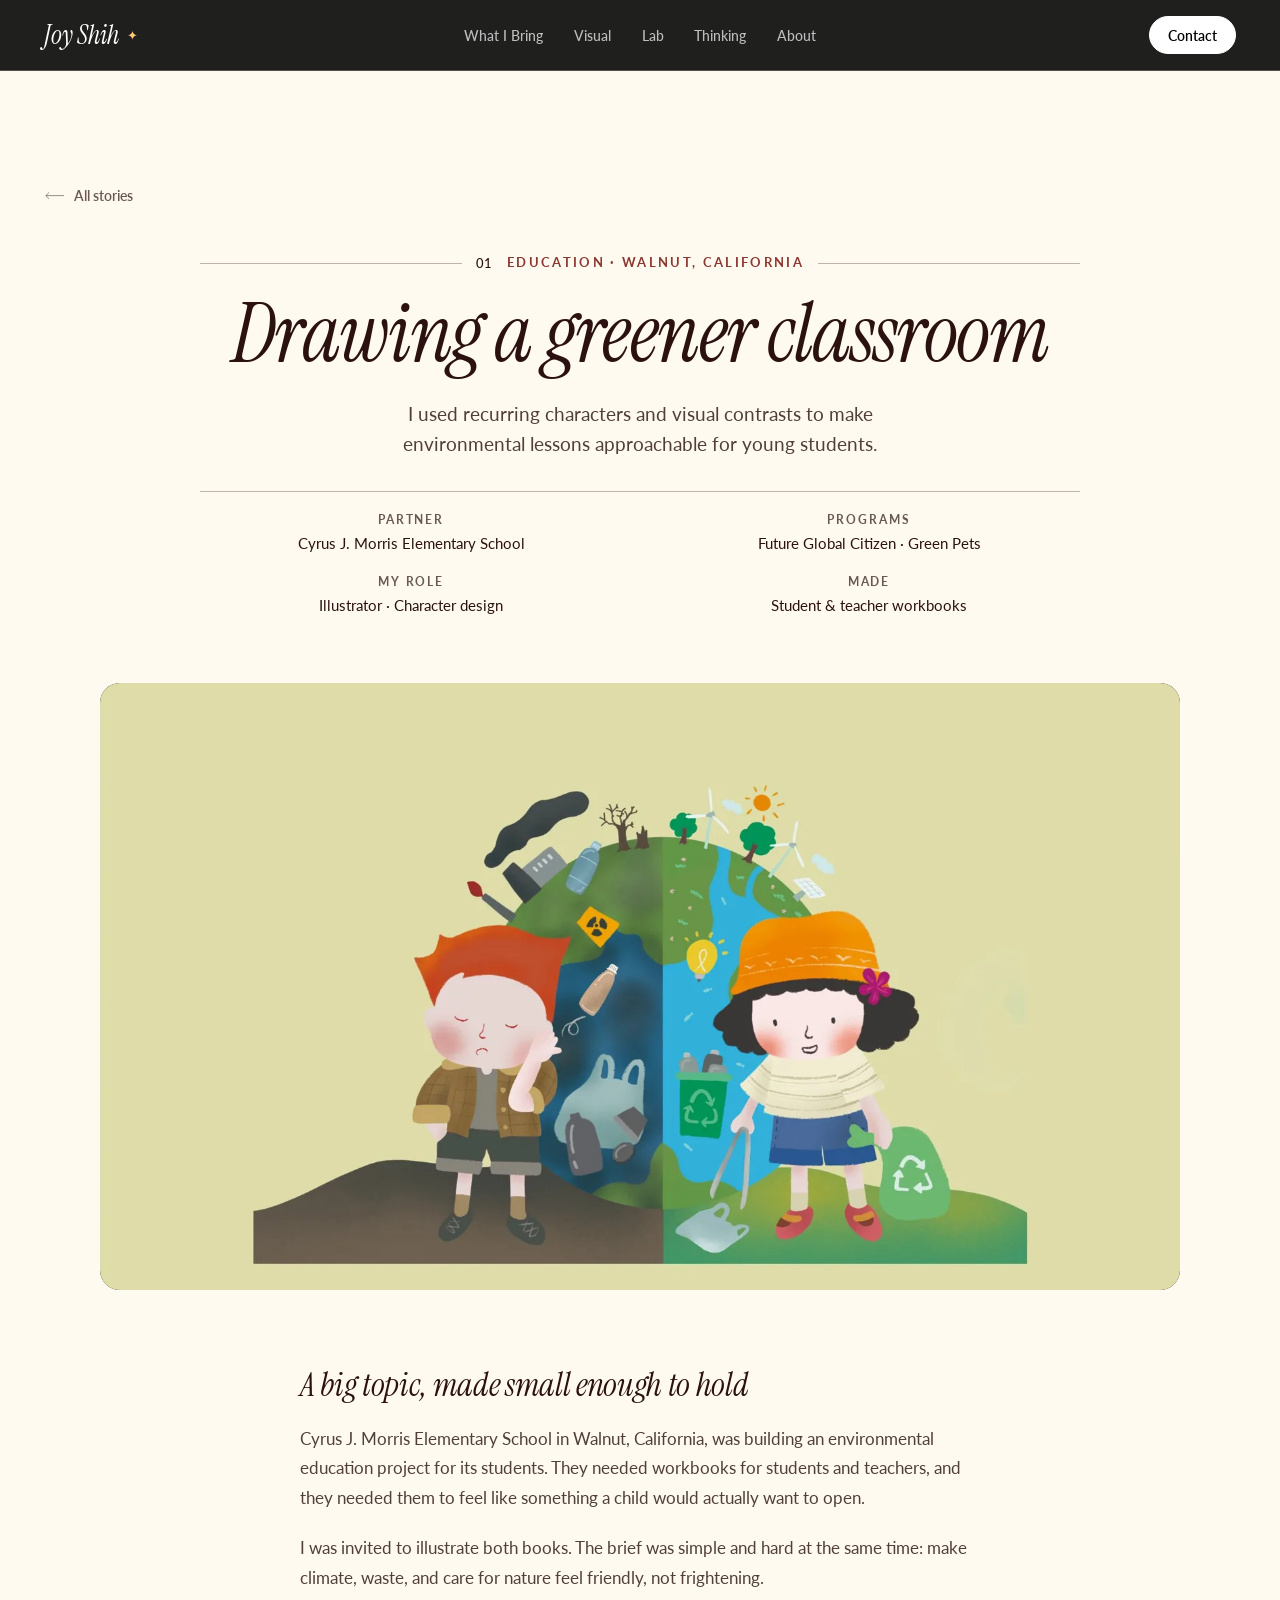
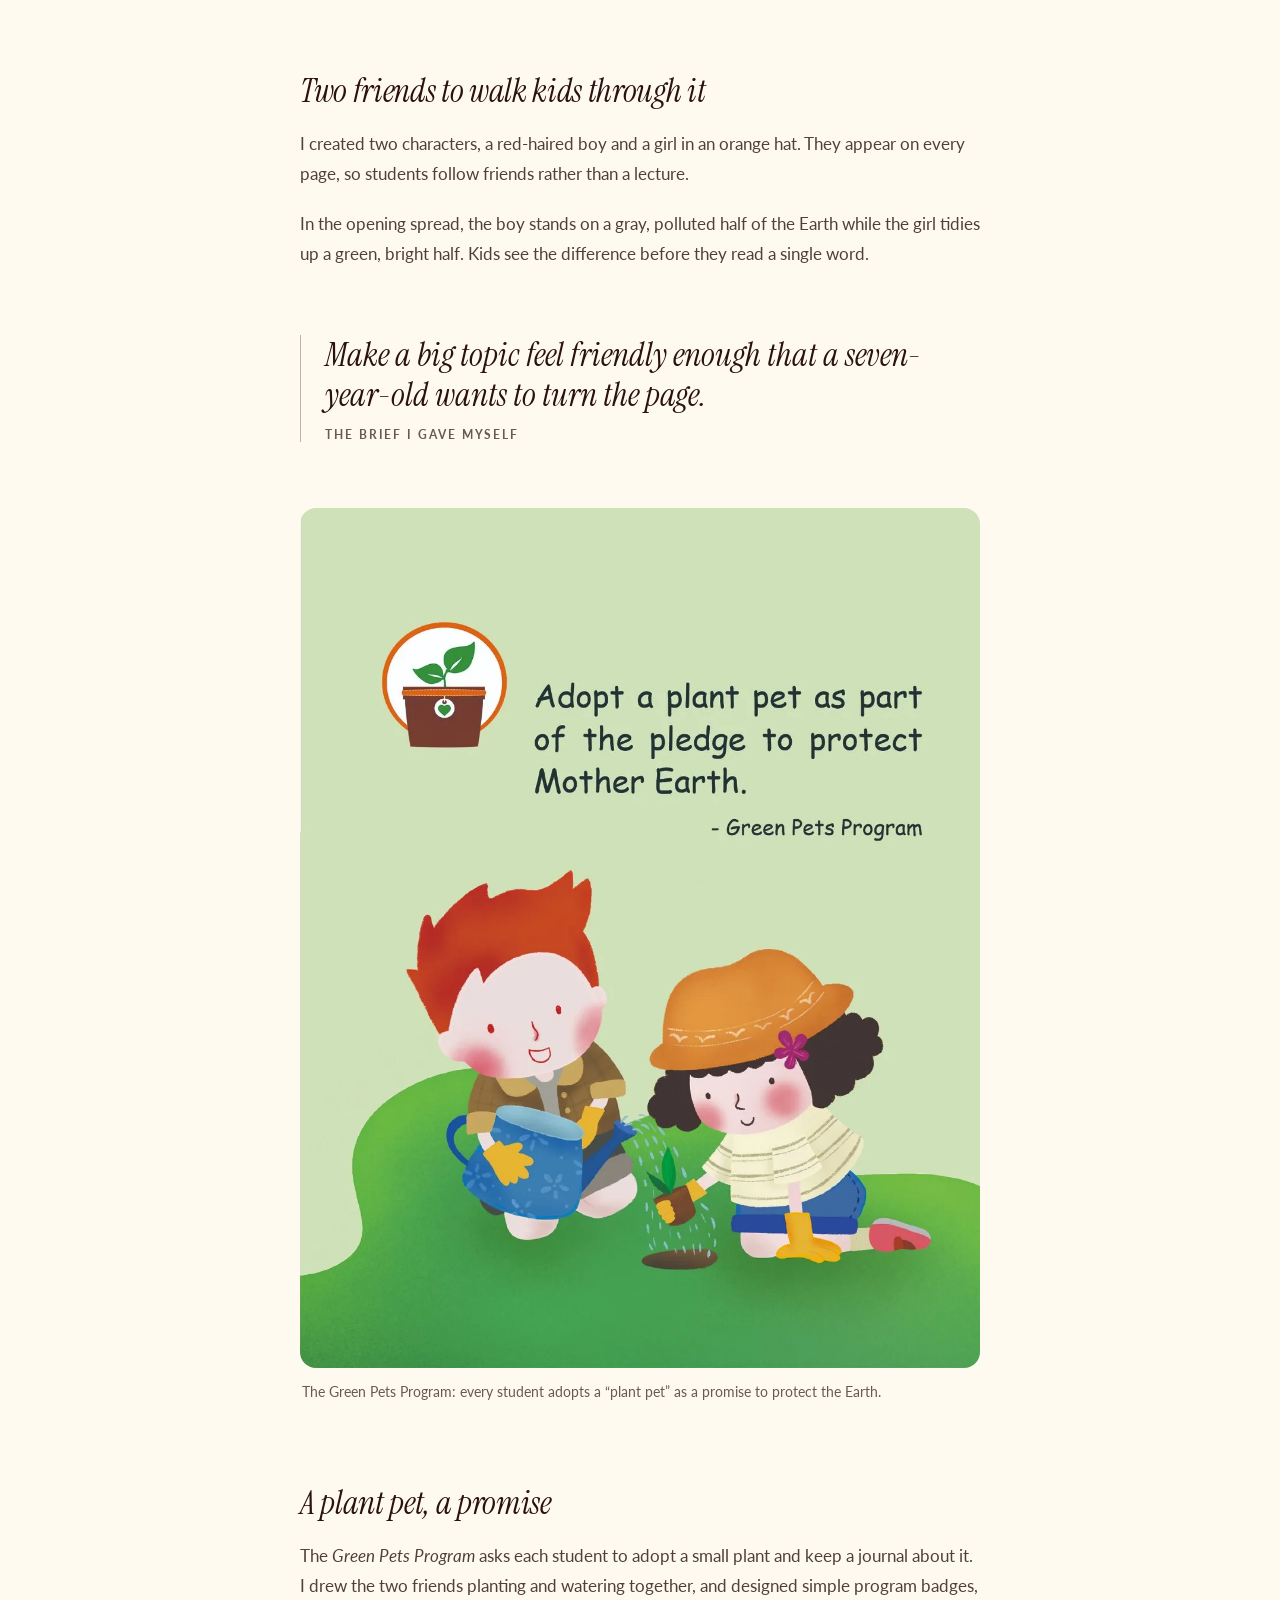
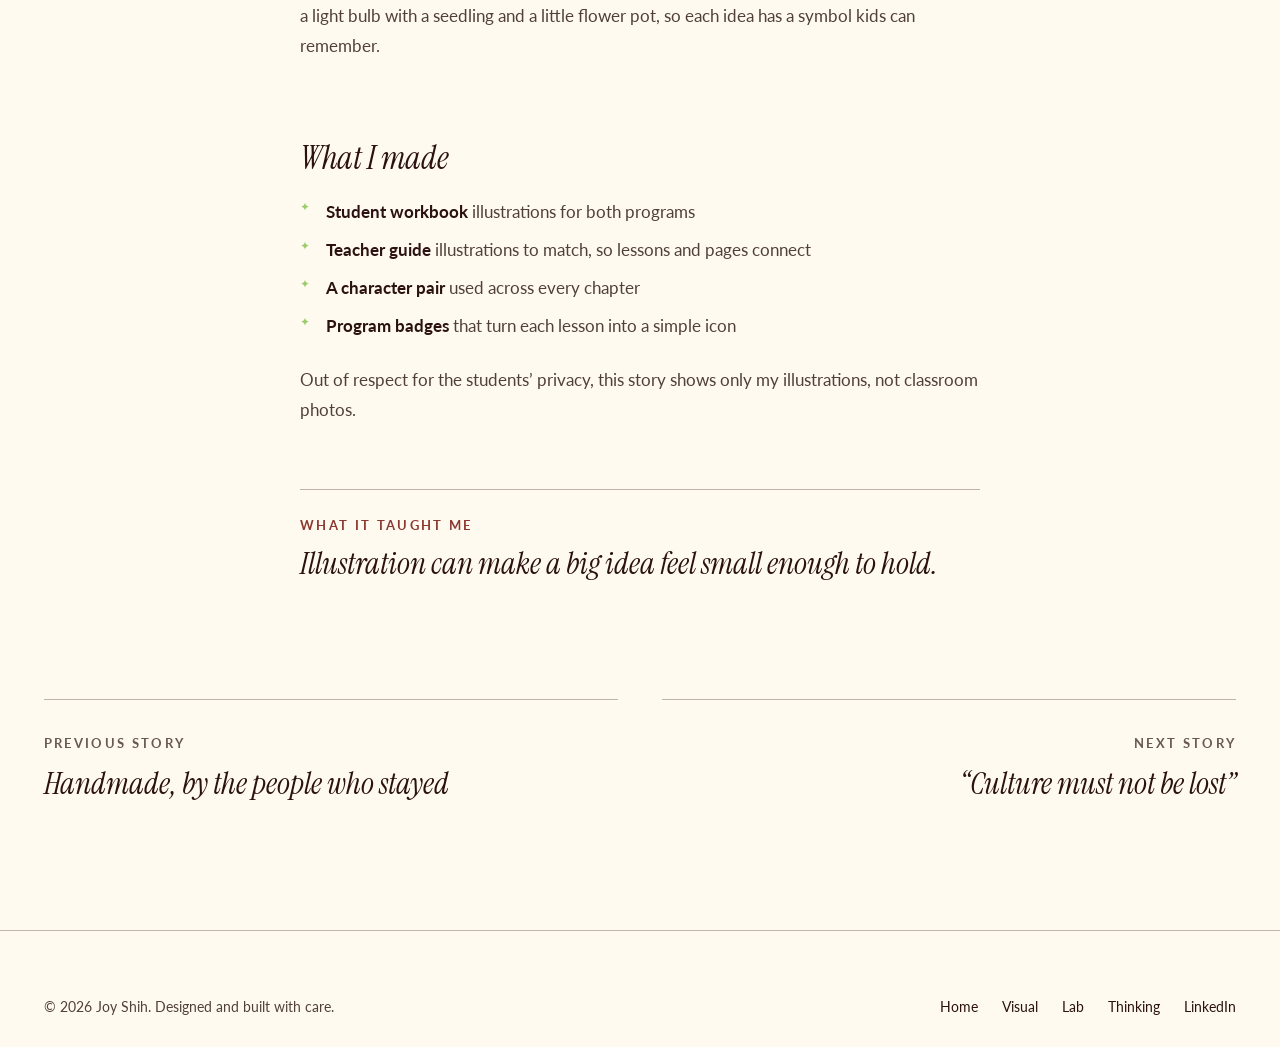
<file: story-classroom.html>
<!DOCTYPE html>
<html lang="en">
<head>
<meta charset="utf-8">
<script>try{history.scrollRestoration="manual"}catch(e){}if(!location.hash)window.scrollTo(0,0)</script>

<meta name="viewport" content="width=device-width,initial-scale=1,viewport-fit=cover">
<title>Drawing a greener classroom — Joy Shih</title>
<meta name="description" content="I used recurring characters and visual contrasts to make environmental lessons approachable for young students.">
<meta name="theme-color" content="#000000">
<link rel="preconnect" href="https://fonts.googleapis.com">
<link rel="preconnect" href="https://fonts.gstatic.com" crossorigin>
<link href="https://fonts.googleapis.com/css2?family=Instrument+Serif:ital@0;1&family=Inter:wght@400;700;900&family=Lato:wght@400;700;900&display=swap" rel="stylesheet">
<link rel="stylesheet" href="st/stories.css">
<link rel="stylesheet" href="st/project-link.css">
<link rel="stylesheet" href="st/mobile-nav.css">
<script src="st/mobile-nav.js" defer></script>
</head>
<body class="reading-page">
<a class="skip" href="#main">Skip to content</a>
<canvas id="stars" aria-hidden="true"></canvas>
<header class="bar">
 <a class="brand" href="index.html" aria-label="Joy Shih, home">Joy Shih<i aria-hidden="true">✦</i></a>
 <nav id="site-nav" aria-label="Main"><a class="nl" href="index.html#team">What I Bring</a><a class="nl" href="work.html">Visual</a><a class="nl" href="lab.html">Lab</a><a class="nl" href="stories.html">Thinking</a><a class="nl" href="index.html#about">About</a></nav>
 <a class="btn btn-sm" href="index.html#contact">Contact</a>
 <button class="menu-toggle" type="button" aria-label="Toggle navigation" aria-expanded="false" aria-controls="site-nav"><svg viewBox="0 0 24 24" width="22" height="22" aria-hidden="true"><path d="M3 6h18M3 12h18M3 18h18" fill="none" stroke="currentColor" stroke-width="1.5"/></svg></button>
</header>
<main id="main" style="--c:#9BCB6B">
<article class="art">
 <a class="back" href="stories.html"><svg class="arw" viewBox="0 0 44 16" aria-hidden="true"><path d="M0 8h40M33 1l7 7-7 7" fill="none" stroke="currentColor" stroke-width="1.5"/></svg>All stories</a>
 <header class="a-head" data-rv>
  <div class="sh-top"><span class="sh-no">01</span><span class="kicker" style="color:#9BCB6B">Education · Walnut, California</span><span class="sh-rule"></span></div>
  <h1>Drawing a greener classroom</h1>
  <p class="a-dek">I used recurring characters and visual contrasts to make environmental lessons approachable for young students.</p>
  <dl class="a-facts"><div><dt>Partner</dt><dd>Cyrus J. Morris Elementary School</dd></div><div><dt>Programs</dt><dd>Future Global Citizen · Green Pets</dd></div><div><dt>My role</dt><dd>Illustrator · Character design</dd></div><div><dt>Made</dt><dd>Student & teacher workbooks</dd></div></dl>
 </header>
 <figure class="a-cover classroom-cover" data-rv>
 <div class="mat"><img src="st/cls-earth.webp" alt="Two students beside a globe contrasting a polluted environment with a greener one." width="1600" height="1144"></div>
</figure>
 <div class="prose"><h2>A big topic, made small enough to hold</h2>
<p>Cyrus J. Morris Elementary School in Walnut, California, was building an environmental education project for its students. They needed workbooks for students and teachers, and they needed them to feel like something a child would actually want to open.</p>
<p>I was invited to illustrate both books. The brief was simple and hard at the same time: make climate, waste, and care for nature feel friendly, not frightening.</p>
<h2>Two friends to walk kids through it</h2>
<p>I created two characters, a red-haired boy and a girl in an orange hat. They appear on every page, so students follow friends rather than a lecture.</p>
<p>In the opening spread, the boy stands on a gray, polluted half of the Earth while the girl tidies up a green, bright half. Kids see the difference before they read a single word.</p>
<blockquote class="pull">Make a big topic feel friendly enough that a seven-year-old wants to turn the page.<cite>The brief I gave myself</cite></blockquote>

<figure class="fig"><img src="st/cls-plant.webp" alt="Illustration: the boy waters a seedling while the girl plants it, with the line “Adopt a plant pet as part of the pledge to protect Mother Earth.”" loading="lazy" width="1145" height="1448"><figcaption>The Green Pets Program: every student adopts a “plant pet” as a promise to protect the Earth.</figcaption></figure>
<h2>A plant pet, a promise</h2>
<p>The <em>Green Pets Program</em> asks each student to adopt a small plant and keep a journal about it. I drew the two friends planting and watering together, and designed simple program badges, a light bulb with a seedling and a little flower pot, so each idea has a symbol kids can remember.</p>
<h2>What I made</h2>
<ul>
<li><b>Student workbook</b> illustrations for both programs</li>
<li><b>Teacher guide</b> illustrations to match, so lessons and pages connect</li>
<li><b>A character pair</b> used across every chapter</li>
<li><b>Program badges</b> that turn each lesson into a simple icon</li>
</ul>
<p>Out of respect for the students’ privacy, this story shows only my illustrations, not classroom photos.</p></div>
 <aside class="takeaway"><p class="kicker">What it taught me</p><p>Illustration can make a big idea feel small enough to hold.</p></aside>
</article>
<nav class="pn" aria-label="Story navigation">
   <a href="story-luer.html"><span class="kicker">Previous Story</span><b>Handmade, by the people who stayed</b></a>
   <a class="nx" href="story-craft.html"><span class="kicker">Next Story</span><b>“Culture must not be lost”</b></a>
  </nav>
</main>
<footer class="foot"><div class="ft"><span>© 2026 Joy Shih. Designed and built with care.</span><nav aria-label="Footer"><a href="index.html">Home</a><a href="work.html">Visual</a><a href="lab.html">Lab</a><a href="stories.html">Thinking</a><a href="https://www.linkedin.com/in/joy-shih-3771a3178" target="_blank" rel="noopener">LinkedIn</a></nav></div></footer>
<script src="st/stories.js"></script>
</body>
</html>
</file>
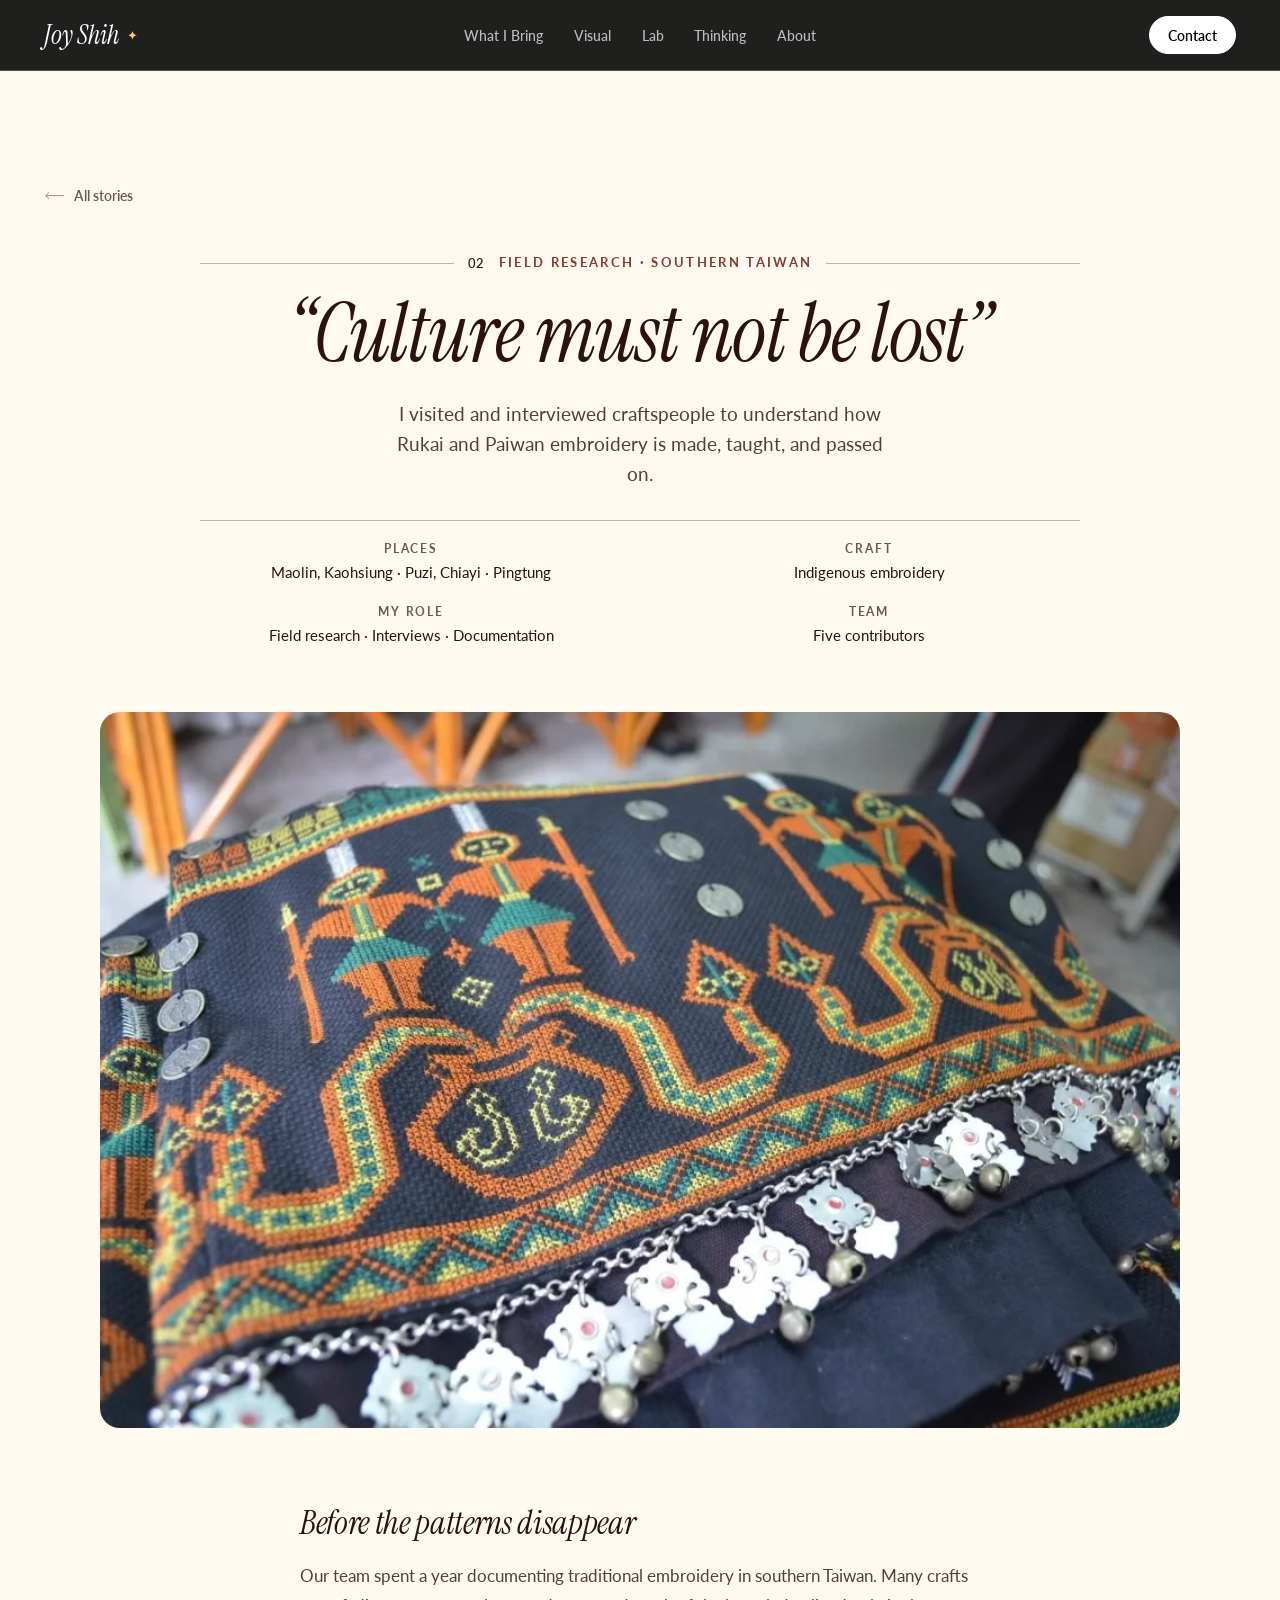
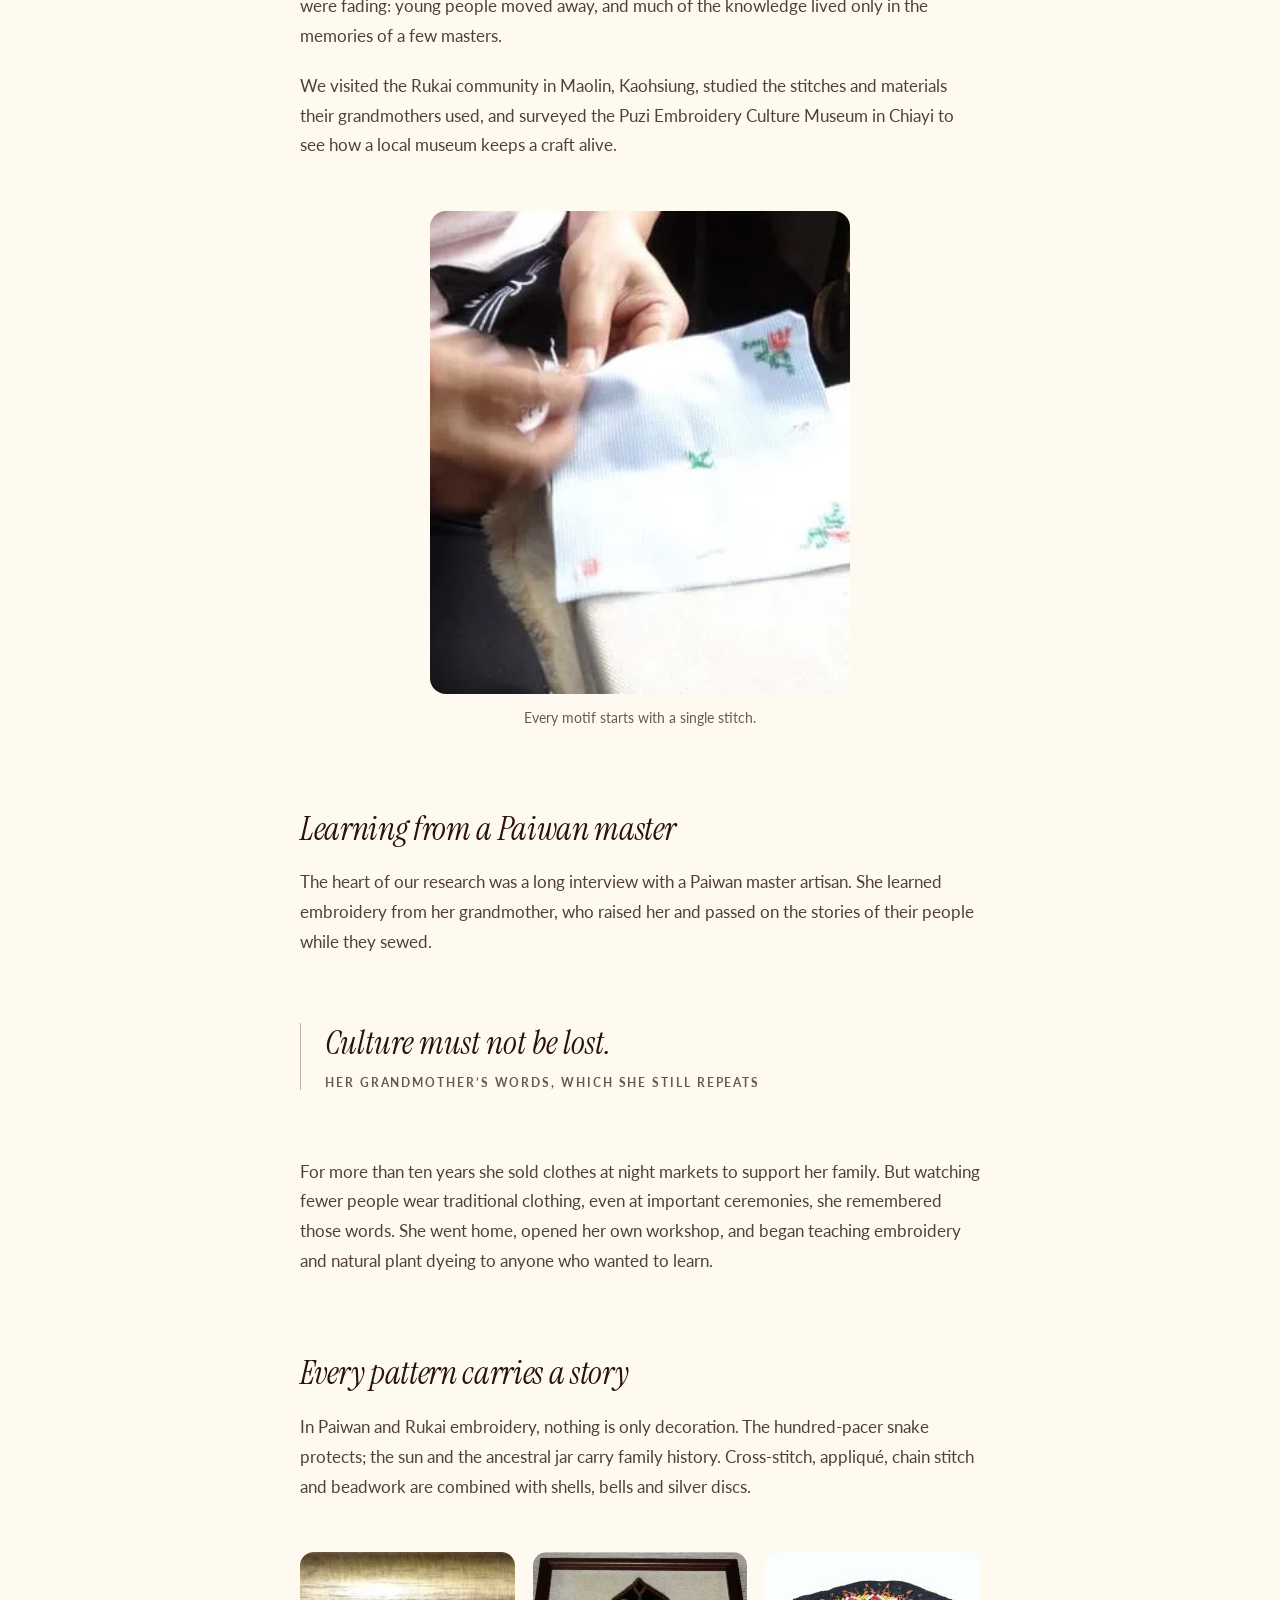
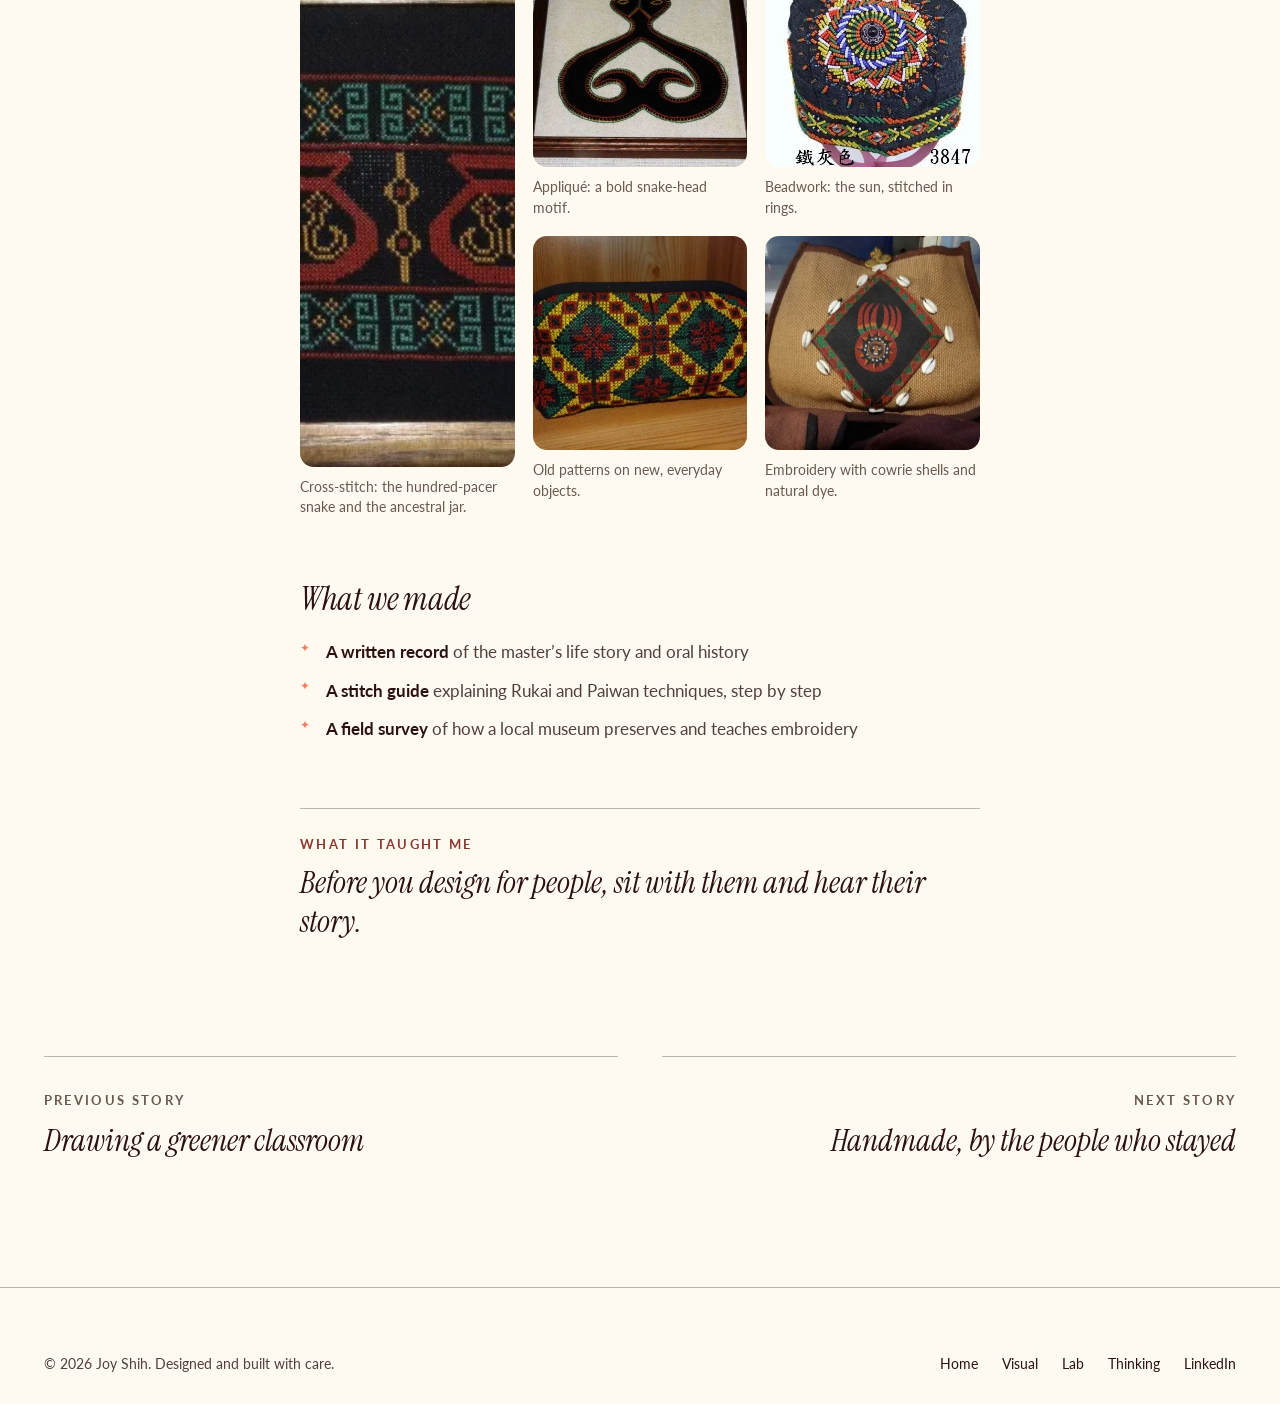
<file: story-craft.html>
<!DOCTYPE html>
<html lang="en">
<head>
<meta charset="utf-8">
<script>try{history.scrollRestoration="manual"}catch(e){}if(!location.hash)window.scrollTo(0,0)</script>

<meta name="viewport" content="width=device-width,initial-scale=1,viewport-fit=cover">
<title>“Culture must not be lost” — Joy Shih</title>
<meta name="description" content="I visited and interviewed craftspeople to understand how Rukai and Paiwan embroidery is made, taught, and passed on.">
<meta name="theme-color" content="#000000">
<link rel="preconnect" href="https://fonts.googleapis.com">
<link rel="preconnect" href="https://fonts.gstatic.com" crossorigin>
<link href="https://fonts.googleapis.com/css2?family=Instrument+Serif:ital@0;1&family=Inter:wght@400;700;900&family=Lato:wght@400;700;900&display=swap" rel="stylesheet">
<link rel="stylesheet" href="st/stories.css">
<link rel="stylesheet" href="st/project-link.css">
<link rel="stylesheet" href="st/mobile-nav.css">
<script src="st/mobile-nav.js" defer></script>
</head>
<body class="reading-page">
<a class="skip" href="#main">Skip to content</a>
<canvas id="stars" aria-hidden="true"></canvas>
<header class="bar">
 <a class="brand" href="index.html" aria-label="Joy Shih, home">Joy Shih<i aria-hidden="true">✦</i></a>
 <nav id="site-nav" aria-label="Main"><a class="nl" href="index.html#team">What I Bring</a><a class="nl" href="work.html">Visual</a><a class="nl" href="lab.html">Lab</a><a class="nl" href="stories.html">Thinking</a><a class="nl" href="index.html#about">About</a></nav>
 <a class="btn btn-sm" href="index.html#contact">Contact</a>
 <button class="menu-toggle" type="button" aria-label="Toggle navigation" aria-expanded="false" aria-controls="site-nav"><svg viewBox="0 0 24 24" width="22" height="22" aria-hidden="true"><path d="M3 6h18M3 12h18M3 18h18" fill="none" stroke="currentColor" stroke-width="1.5"/></svg></button>
</header>
<main id="main" style="--c:#F47C60">
<article class="art">
 <a class="back" href="stories.html"><svg class="arw" viewBox="0 0 44 16" aria-hidden="true"><path d="M0 8h40M33 1l7 7-7 7" fill="none" stroke="currentColor" stroke-width="1.5"/></svg>All stories</a>
 <header class="a-head" data-rv>
  <div class="sh-top"><span class="sh-no">02</span><span class="kicker" style="color:#F47C60">Field research · Southern Taiwan</span><span class="sh-rule"></span></div>
  <h1>“Culture must not be lost”</h1>
  <p class="a-dek">I visited and interviewed craftspeople to understand how Rukai and Paiwan embroidery is made, taught, and passed on.</p>
  <dl class="a-facts"><div><dt>Places</dt><dd>Maolin, Kaohsiung · Puzi, Chiayi · Pingtung</dd></div><div><dt>Craft</dt><dd>Indigenous embroidery</dd></div><div><dt>My role</dt><dd>Field research · Interviews · Documentation</dd></div><div><dt>Team</dt><dd>Five contributors</dd></div></dl>
 </header>
 <figure class="a-cover craft-cover" data-rv>
 <div class="mat"><img src="st/craft-cover.webp" alt="Traditional Rukai cross-stitch with beads and silver discs." width="960" height="636"></div>
</figure>
 <div class="prose"><h2>Before the patterns disappear</h2>
<p>Our team spent a year documenting traditional embroidery in southern Taiwan. Many crafts were fading: young people moved away, and much of the knowledge lived only in the memories of a few masters.</p>
<p>We visited the Rukai community in Maolin, Kaohsiung, studied the stitches and materials their grandmothers used, and surveyed the Puzi Embroidery Culture Museum in Chiayi to see how a local museum keeps a craft alive.</p>
<figure class="fig"><img src="st/craft-hands.webp" alt="Close-up of hands embroidering a small floral motif on white cloth" loading="lazy" width="313" height="360" style="max-width:420px;margin:0 auto"><figcaption class="caption-centered">Every motif starts with a single stitch.</figcaption></figure>
<h2>Learning from a Paiwan master</h2>
<p>The heart of our research was a long interview with a Paiwan master artisan. She learned embroidery from her grandmother, who raised her and passed on the stories of their people while they sewed.</p>
<blockquote class="pull">Culture must not be lost.<cite>Her grandmother’s words, which she still repeats</cite></blockquote>
<p>For more than ten years she sold clothes at night markets to support her family. But watching fewer people wear traditional clothing, even at important ceremonies, she remembered those words. She went home, opened her own workshop, and began teaching embroidery and natural plant dyeing to anyone who wanted to learn.</p>
<h2>Every pattern carries a story</h2>
<p>In Paiwan and Rukai embroidery, nothing is only decoration. The hundred-pacer snake protects; the sun and the ancestral jar carry family history. Cross-stitch, appliqué, chain stitch and beadwork are combined with shells, bells and silver discs.</p>
<div class="gal">
<figure class="tall"><div class="ph"><img src="st/craft-snake.webp" alt="Framed cross-stitch with hundred-pacer snake and jar motifs in red and green on black" loading="lazy"></div><figcaption>Cross-stitch: the hundred-pacer snake and the ancestral jar.</figcaption></figure>
<figure><div class="ph"><img src="st/craft-applique.webp" alt="Framed appliqué of a black snake-head motif" loading="lazy"></div><figcaption>Appliqué: a bold snake-head motif.</figcaption></figure>
<figure><div class="ph"><img src="st/craft-cap.webp" alt="Beaded cap with a colorful circular sun motif" loading="lazy"></div><figcaption>Beadwork: the sun, stitched in rings.</figcaption></figure>
<figure><div class="ph"><img src="st/craft-pouch.webp" alt="Pouch covered in diamond-pattern cross-stitch" loading="lazy"></div><figcaption>Old patterns on new, everyday objects.</figcaption></figure>
<figure><div class="ph"><img src="st/craft-shell.webp" alt="Linen bag with an embroidered diamond panel and cowrie shells" loading="lazy"></div><figcaption>Embroidery with cowrie shells and natural dye.</figcaption></figure>
</div>
<h2>What we made</h2>
<ul>
<li><b>A written record</b> of the master’s life story and oral history</li>
<li><b>A stitch guide</b> explaining Rukai and Paiwan techniques, step by step</li>
<li><b>A field survey</b> of how a local museum preserves and teaches embroidery</li>
</ul></div>
 <aside class="takeaway"><p class="kicker">What it taught me</p><p>Before you design for people, sit with them and hear their story.</p></aside>
</article>
<nav class="pn" aria-label="Story navigation">
   <a href="story-classroom.html"><span class="kicker">Previous Story</span><b>Drawing a greener classroom</b></a>
   <a class="nx" href="story-luer.html"><span class="kicker">Next Story</span><b>Handmade, by the people who stayed</b></a>
  </nav>
</main>
<footer class="foot"><div class="ft"><span>© 2026 Joy Shih. Designed and built with care.</span><nav aria-label="Footer"><a href="index.html">Home</a><a href="work.html">Visual</a><a href="lab.html">Lab</a><a href="stories.html">Thinking</a><a href="https://www.linkedin.com/in/joy-shih-3771a3178" target="_blank" rel="noopener">LinkedIn</a></nav></div></footer>
<script src="st/stories.js"></script>
</body>
</html>
</file>
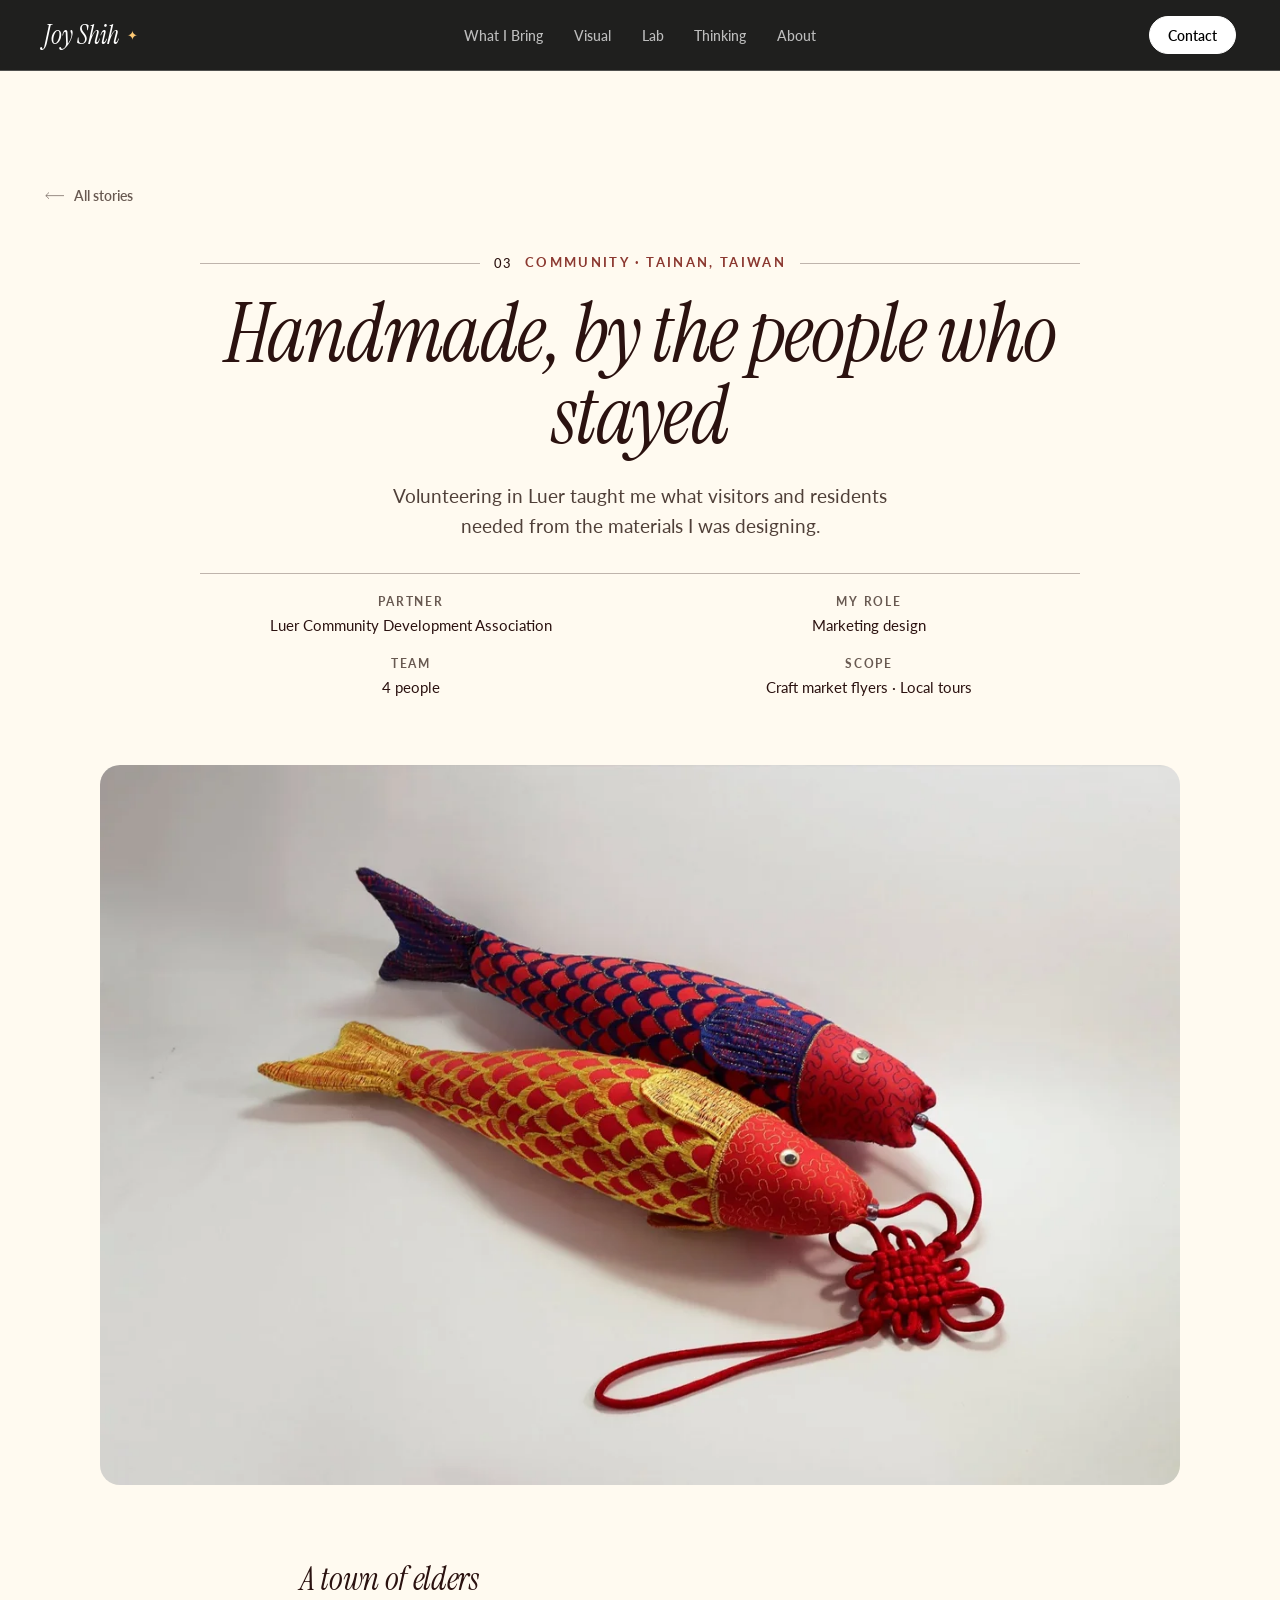
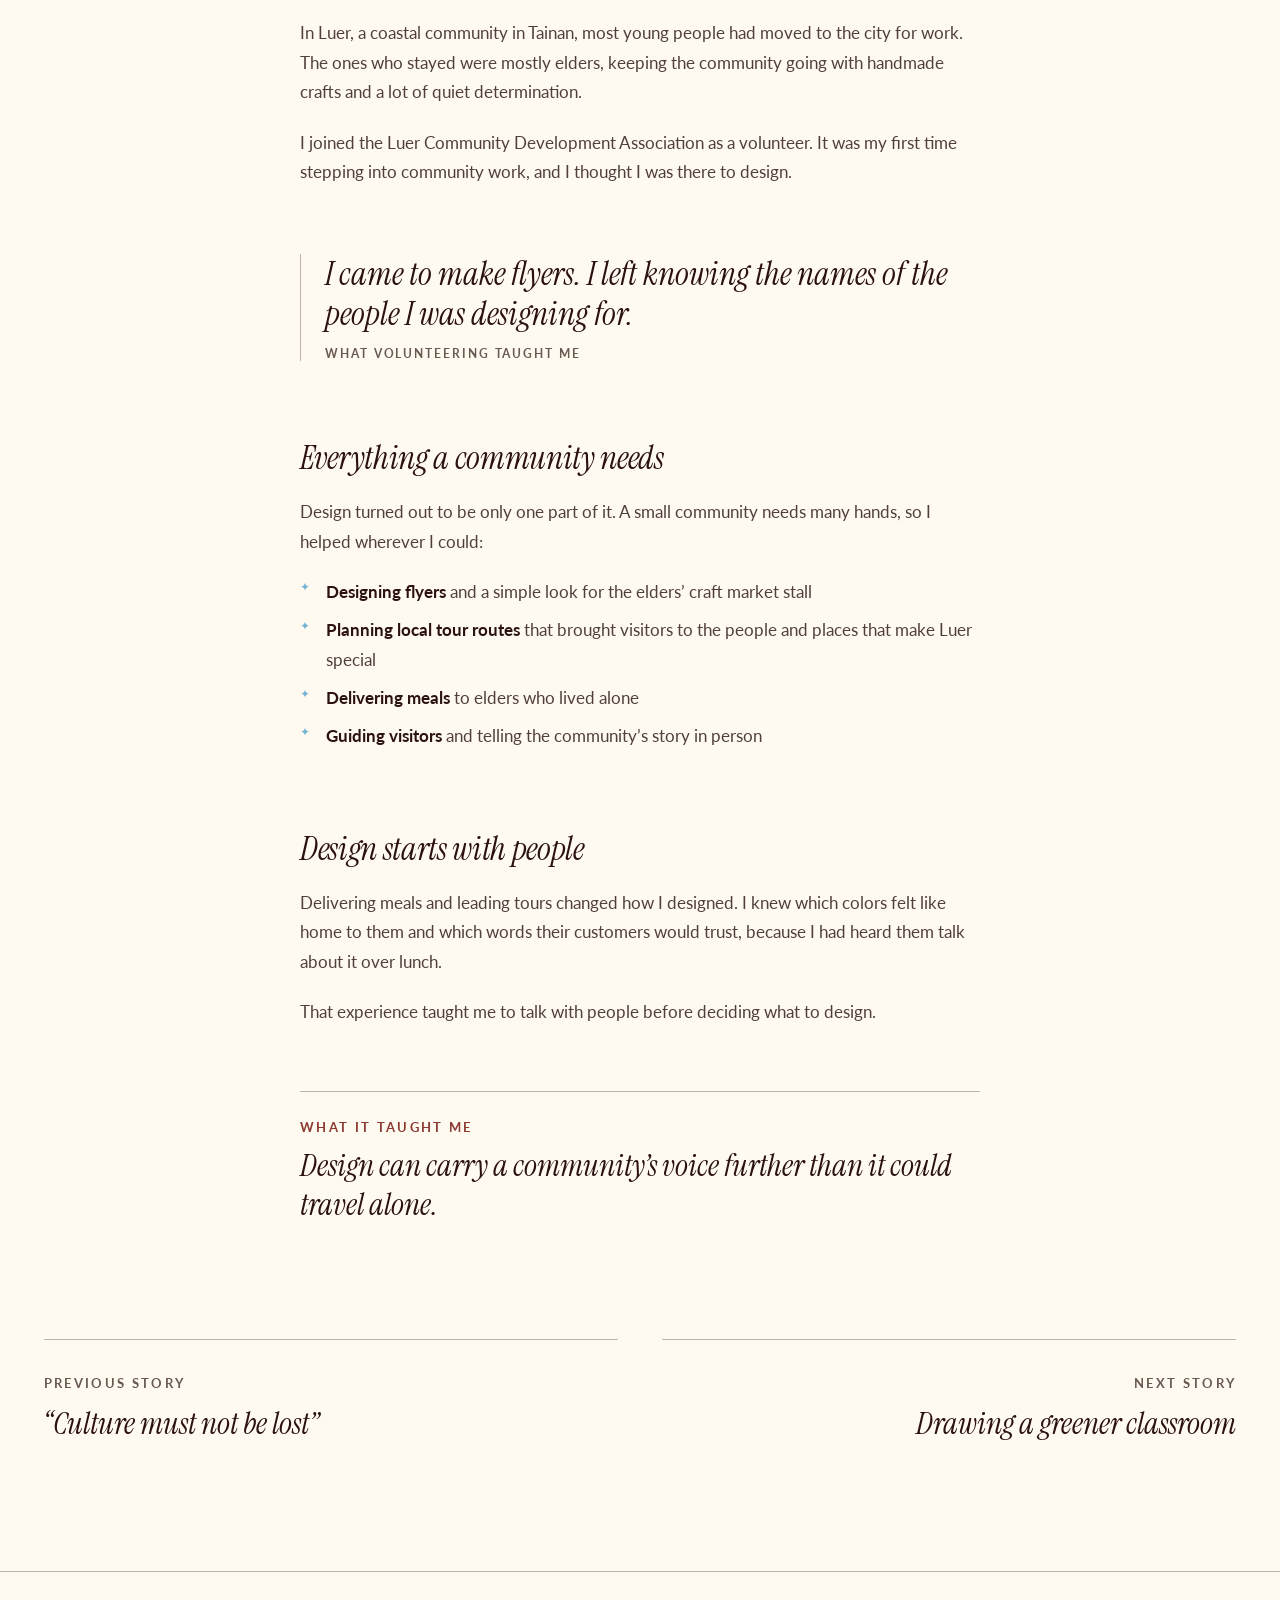
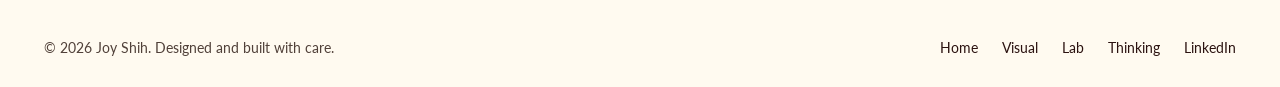
<file: story-luer.html>
<!DOCTYPE html>
<html lang="en">
<head>
<meta charset="utf-8">
<script>try{history.scrollRestoration="manual"}catch(e){}if(!location.hash)window.scrollTo(0,0)</script>

<meta name="viewport" content="width=device-width,initial-scale=1,viewport-fit=cover">
<title>Handmade, by the people who stayed — Joy Shih</title>
<meta name="description" content="Volunteering in Luer taught me what visitors and residents needed from the materials I was designing.">
<meta name="theme-color" content="#000000">
<link rel="preconnect" href="https://fonts.googleapis.com">
<link rel="preconnect" href="https://fonts.gstatic.com" crossorigin>
<link href="https://fonts.googleapis.com/css2?family=Instrument+Serif:ital@0;1&family=Inter:wght@400;700;900&family=Lato:wght@400;700;900&display=swap" rel="stylesheet">
<link rel="stylesheet" href="st/stories.css">
<link rel="stylesheet" href="st/project-link.css">
<link rel="stylesheet" href="st/mobile-nav.css">
<script src="st/mobile-nav.js" defer></script>
</head>
<body class="reading-page">
<a class="skip" href="#main">Skip to content</a>
<canvas id="stars" aria-hidden="true"></canvas>
<header class="bar">
 <a class="brand" href="index.html" aria-label="Joy Shih, home">Joy Shih<i aria-hidden="true">✦</i></a>
 <nav id="site-nav" aria-label="Main"><a class="nl" href="index.html#team">What I Bring</a><a class="nl" href="work.html">Visual</a><a class="nl" href="lab.html">Lab</a><a class="nl" href="stories.html">Thinking</a><a class="nl" href="index.html#about">About</a></nav>
 <a class="btn btn-sm" href="index.html#contact">Contact</a>
 <button class="menu-toggle" type="button" aria-label="Toggle navigation" aria-expanded="false" aria-controls="site-nav"><svg viewBox="0 0 24 24" width="22" height="22" aria-hidden="true"><path d="M3 6h18M3 12h18M3 18h18" fill="none" stroke="currentColor" stroke-width="1.5"/></svg></button>
</header>
<main id="main" style="--c:#75B3D4">
<article class="art">
 <a class="back" href="stories.html"><svg class="arw" viewBox="0 0 44 16" aria-hidden="true"><path d="M0 8h40M33 1l7 7-7 7" fill="none" stroke="currentColor" stroke-width="1.5"/></svg>All stories</a>
 <header class="a-head" data-rv>
  <div class="sh-top"><span class="sh-no">03</span><span class="kicker" style="color:#75B3D4">Community · Tainan, Taiwan</span><span class="sh-rule"></span></div>
  <h1>Handmade, by the people who stayed</h1>
  <p class="a-dek">Volunteering in Luer taught me what visitors and residents needed from the materials I was designing.</p>
  <dl class="a-facts"><div><dt>Partner</dt><dd>Luer Community Development Association</dd></div><div><dt>My role</dt><dd>Marketing design</dd></div><div><dt>Team</dt><dd>4 people</dd></div><div><dt>Scope</dt><dd>Craft market flyers · Local tours</dd></div></dl>
 </header>
 <figure class="a-cover luer-cover" data-rv>
 <div class="mat"><img src="st/craft-fish.webp" alt="Two embroidered fish tied together with a red lucky knot." width="1200" height="800"></div>
</figure>
 <div class="prose"><h2>A town of elders</h2>
<p>In Luer, a coastal community in Tainan, most young people had moved to the city for work. The ones who stayed were mostly elders, keeping the community going with handmade crafts and a lot of quiet determination.</p>
<p>I joined the Luer Community Development Association as a volunteer. It was my first time stepping into community work, and I thought I was there to design.</p>
<blockquote class="pull">I came to make flyers. I left knowing the names of the people I was designing for.<cite>What volunteering taught me</cite></blockquote>
<h2>Everything a community needs</h2>
<p>Design turned out to be only one part of it. A small community needs many hands, so I helped wherever I could:</p>
<ul>
<li><b>Designing flyers</b> and a simple look for the elders’ craft market stall</li>
<li><b>Planning local tour routes</b> that brought visitors to the people and places that make Luer special</li>
<li><b>Delivering meals</b> to elders who lived alone</li>
<li><b>Guiding visitors</b> and telling the community’s story in person</li>
</ul>
<h2>Design starts with people</h2>
<p>Delivering meals and leading tours changed how I designed. I knew which colors felt like home to them and which words their customers would trust, because I had heard them talk about it over lunch.</p>
<p>That experience taught me to talk with people before deciding what to design.</p></div>
 <aside class="takeaway"><p class="kicker">What it taught me</p><p>Design can carry a community’s voice further than it could travel alone.</p></aside>
</article>
<nav class="pn" aria-label="Story navigation">
   <a href="story-craft.html"><span class="kicker">Previous Story</span><b>“Culture must not be lost”</b></a>
   <a class="nx" href="story-classroom.html"><span class="kicker">Next Story</span><b>Drawing a greener classroom</b></a>
  </nav>
</main>
<footer class="foot"><div class="ft"><span>© 2026 Joy Shih. Designed and built with care.</span><nav aria-label="Footer"><a href="index.html">Home</a><a href="work.html">Visual</a><a href="lab.html">Lab</a><a href="stories.html">Thinking</a><a href="https://www.linkedin.com/in/joy-shih-3771a3178" target="_blank" rel="noopener">LinkedIn</a></nav></div></footer>
<script src="st/stories.js"></script>
</body>
</html>
</file>
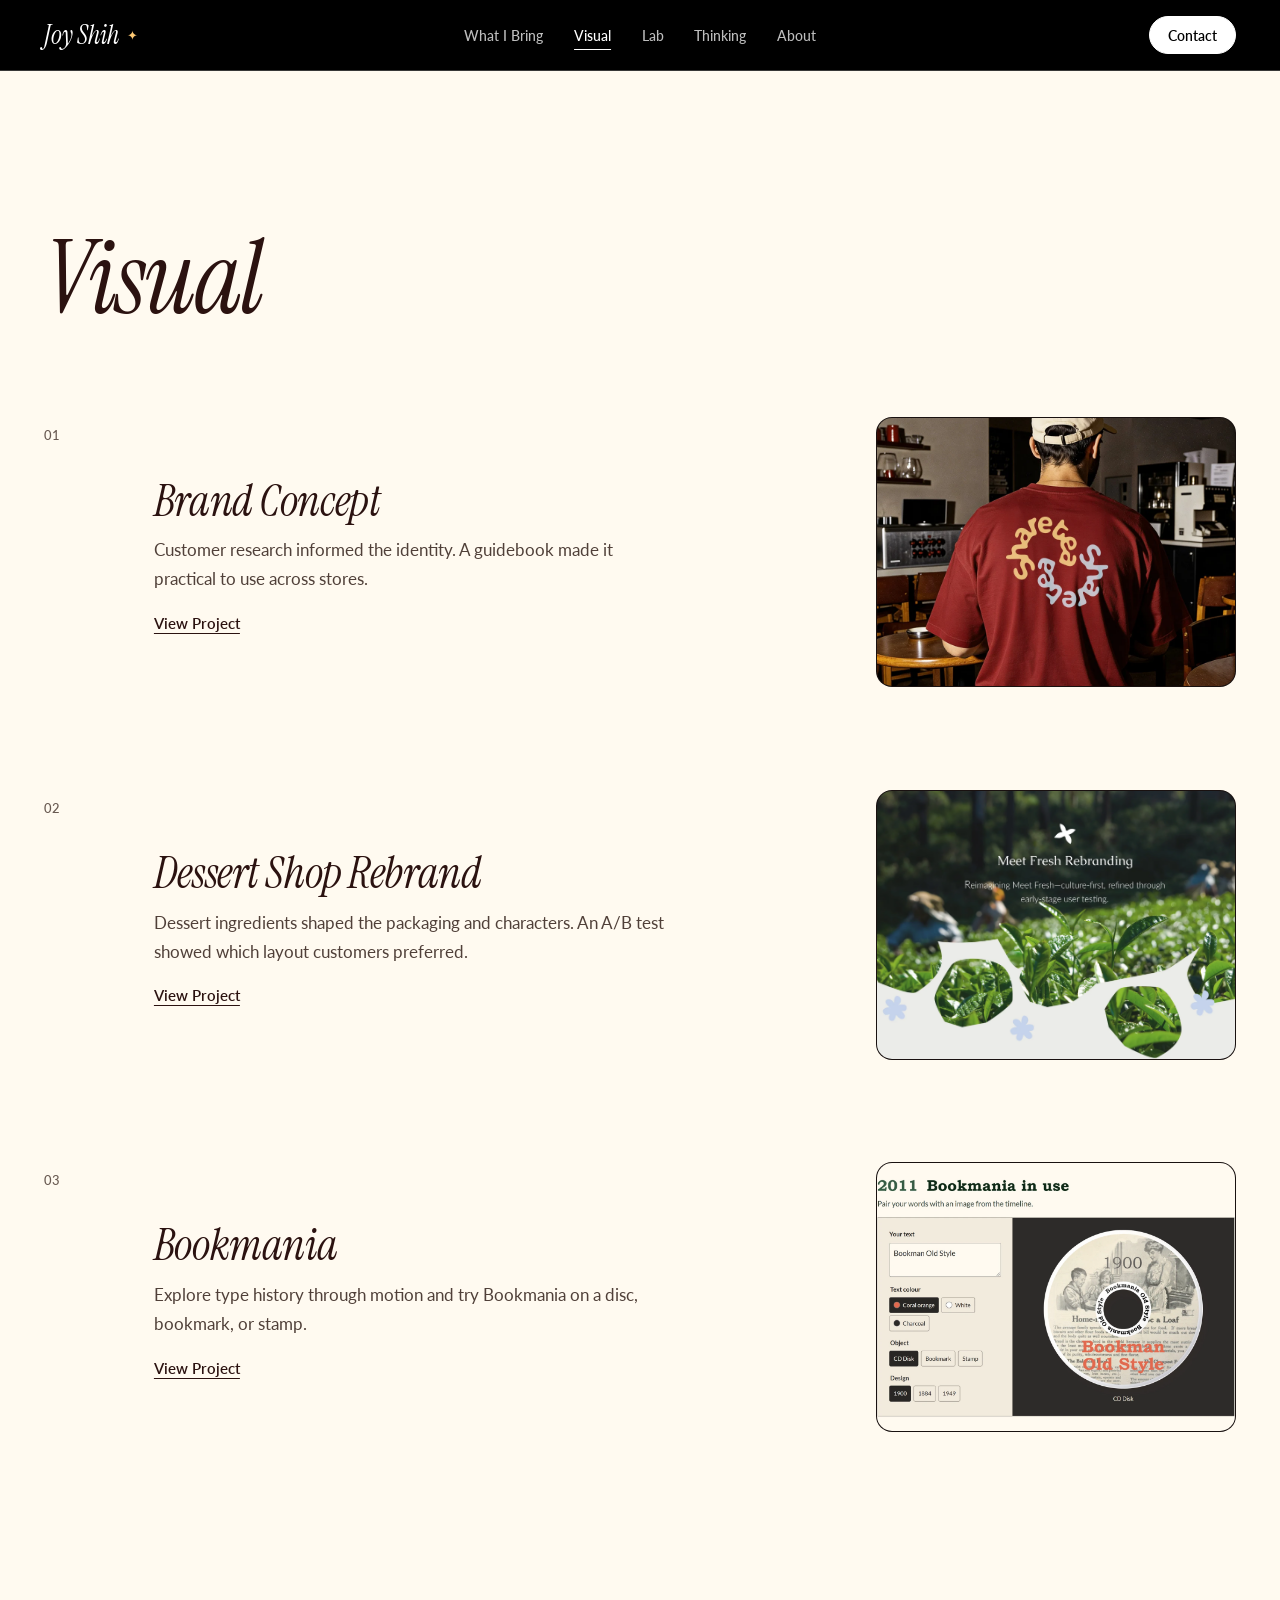
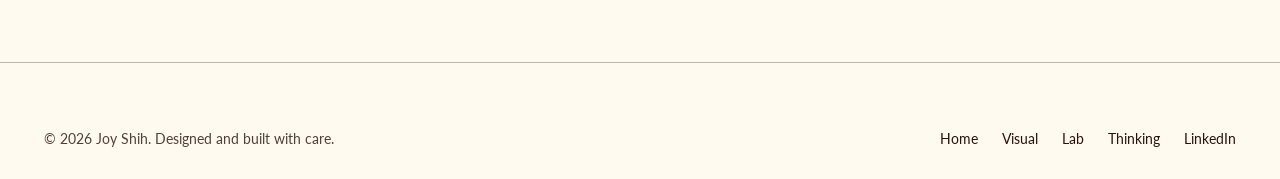
<file: work.html>
<!DOCTYPE html>
<html lang="en">
<head>
<meta charset="utf-8">
<script>try{history.scrollRestoration="manual"}catch(e){}if(!location.hash)window.scrollTo(0,0)</script>

<meta name="viewport" content="width=device-width,initial-scale=1,viewport-fit=cover">
<title>Visual — Joy Shih</title>
<meta name="description" content="Brand, packaging, and interactive design projects by Joy Shih.">
<meta name="theme-color" content="#000000">
<link rel="preconnect" href="https://fonts.googleapis.com">
<link rel="preconnect" href="https://fonts.gstatic.com" crossorigin>
<link href="https://fonts.googleapis.com/css2?family=Instrument+Serif:ital@0;1&family=Inter:wght@400;700;900&family=Lato:wght@400;700;900&display=swap" rel="stylesheet">
<link rel="stylesheet" href="st/stories.css">
<link rel="stylesheet" href="st/project-link.css">
<link rel="stylesheet" href="st/mobile-nav.css">
<script src="st/mobile-nav.js" defer></script>
</head>
<body class="reading-page work-page">
<a class="skip" href="#main">Skip to content</a>
<canvas id="stars" aria-hidden="true"></canvas>
<header class="bar">
 <a class="brand" href="index.html" aria-label="Joy Shih, home">Joy Shih<i aria-hidden="true">✦</i></a>
 <nav id="site-nav" aria-label="Main"><a class="nl" href="index.html#team">What I Bring</a><a class="nl on" href="work.html" aria-current="page">Visual</a><a class="nl" href="lab.html">Lab</a><a class="nl" href="stories.html">Thinking</a><a class="nl" href="index.html#about">About</a></nav>
 <a class="btn btn-sm" href="index.html#contact">Contact</a>
 <button class="menu-toggle" type="button" aria-label="Toggle navigation" aria-expanded="false" aria-controls="site-nav"><svg viewBox="0 0 24 24" width="22" height="22" aria-hidden="true"><path d="M3 6h18M3 12h18M3 18h18" fill="none" stroke="currentColor" stroke-width="1.5"/></svg></button>
</header>

<main id="main">
 <section class="wrap s-hero"><h1>Visual</h1></section>
 <section class="wrap work-category" aria-label="Visual list"><ol class="s-list"><li class="s-item" style="--c:var(--bl)"><a href="case-brand.html">
    <span class="s-no">01</span>
    <div><h2>Brand Concept</h2><p>Customer research informed the identity. A guidebook made it practical to use across stores.</p><span class="project-link">View Project</span></div>
    <div class="s-thumb"><img src="cs/bc-hero.webp" alt="" loading="lazy"></div>
    </a></li><li class="s-item" style="--c:var(--bl)"><a href="case-dessert.html">
    <span class="s-no">02</span>
    <div><h2>Dessert Shop Rebrand</h2><p>Dessert ingredients shaped the packaging and characters. An A/B test showed which layout customers preferred.</p><span class="project-link">View Project</span></div>
    <div class="s-thumb"><img src="cs/d-hero.webp" alt="" loading="lazy"></div>
    </a></li><li class="s-item" style="--c:var(--bl)"><a href="case-bookmania.html">
    <span class="s-no">03</span>
    <div><h2>Bookmania</h2><p>Explore type history through motion and try Bookmania on a disc, bookmark, or stamp.</p><span class="project-link">View Project</span></div>
    <div class="s-thumb"><img src="cs/bk-interaction-cover.webp" alt="" loading="lazy"></div>
    </a></li></ol></section>
</main>
<footer class="foot"><div class="ft"><span>© 2026 Joy Shih. Designed and built with care.</span><nav aria-label="Footer"><a href="index.html">Home</a><a href="work.html">Visual</a><a href="lab.html">Lab</a><a href="stories.html">Thinking</a><a href="https://www.linkedin.com/in/joy-shih-3771a3178" target="_blank" rel="noopener">LinkedIn</a></nav></div></footer>
<script src="st/stories.js"></script>
</body>
</html>
</file>
<file: st/project-link.css>
.project-link {
 display: inline-block;
 margin-top: 20px;
 font: 600 15px var(--sans);
 color: inherit;
 text-decoration: underline;
 text-decoration-thickness: 1px;
 text-underline-offset: .24em;
}
a:is(:hover,:focus-visible) .project-link,
a.project-link:is(:hover,:focus-visible) {
 text-decoration-thickness: 2px;
}
</file>
<file: st/mobile-nav.css>
.menu-toggle{display:none}
@media(max-width:860px){
 .bar{gap:12px}
 .bar > .btn{margin-inline-start:auto}
 .bar .menu-toggle{display:grid;place-items:center;flex:none;width:44px;height:44px;padding:0;border:1px solid #ffffff50;border-radius:50%;background:transparent;color:#fff;cursor:pointer}
 .bar .menu-toggle:focus-visible,.bar #site-nav a:focus-visible{outline:2px solid #fff;outline-offset:2px}
 .bar #site-nav{display:none}
 .bar #site-nav.is-open{position:absolute;inset:100% 0 auto;transform:none;width:auto;display:grid;gap:0;padding:8px var(--pad) 14px;background:#000;border-bottom:1px solid #ffffff38;max-height:70vh;overflow:auto;text-align:left;justify-content:stretch}
 .bar #site-nav a{width:auto;padding:12px 0;color:#fff}
 .ft nav{flex-wrap:wrap;gap:10px 18px}
}
</file>
<file: st/stories.css>
/* Stories — long-form pages that share the home page's language */
:root{--article-bg:#FFFAF0;--divider-width:1px;--divider-color:#ffffff38;--bg:#000;--fg:#fff;--mute:#a3a3a3;--line:#fff;--pk:#F283AE;--bl:#75B3D4;--y:#FEC974;--or:#F47C60;--g:#5D8154;
 --pad:clamp(24px,3.4vw,48px);--max:1320px;--read:68ch;--serif:'Instrument Serif',Georgia,serif;--sans:Lato,system-ui,sans-serif;--ease:cubic-bezier(.2,.8,.2,1)}
*{box-sizing:border-box}
html{scroll-behavior:auto;-webkit-text-size-adjust:100%;overflow-x:hidden}
@supports(overflow:clip){html,body{overflow-x:clip}}
body{margin:0;background:#000;color:#fff;font:400 17px/1.7 var(--sans);-webkit-font-smoothing:antialiased}
a{color:inherit}
img{max-width:100%;display:block}
.sr{position:absolute;width:1px;height:1px;overflow:hidden;clip:rect(0 0 0 0);white-space:nowrap}
.skip{position:absolute;left:-999px;top:8px;background:#fff;color:#000;padding:8px 14px;border-radius:999px;z-index:99}.skip:focus{left:12px}
:focus-visible{outline:2px solid var(--y);outline-offset:3px}
#stars{position:fixed;inset:0;width:100%;height:100%;z-index:0;pointer-events:none;opacity:.55}
main,.bar,.foot{position:relative;z-index:1}
/* header (same as home) */
.bar{position:fixed;top:0;left:0;right:0;z-index:30;display:flex;align-items:center;justify-content:space-between;gap:24px;padding:16px var(--pad);background:rgba(0,0,0,.6);-webkit-backdrop-filter:blur(12px);backdrop-filter:blur(12px);border-bottom:var(--divider-width) solid #ffffff38}
.brand{display:inline-flex;align-items:center;gap:8px;color:#fff;text-decoration:none;font:italic 400 26px/1 var(--serif)}
.brand i{font-style:normal;font-size:13px;color:var(--y);transition:transform .6s var(--ease)}.brand:hover i{transform:rotate(90deg)}
.bar nav{position:absolute;left:50%;transform:translateX(-50%);display:flex;gap:clamp(18px,2.4vw,36px)}
.nl{position:relative;color:#bdbdbd;text-decoration:none;font:500 14px var(--sans);padding:6px 0;transition:color .25s}
.nl::after{content:'';position:absolute;left:0;right:0;bottom:0;height:1px;background:#fff;transform:scaleX(0);transform-origin:left;transition:transform .45s var(--ease)}
.nl:hover,.nl.on{color:#fff}.nl:hover::after,.nl.on::after{transform:scaleX(1)}
.btn{display:inline-flex;align-items:center;justify-content:center;gap:12px;height:48px;padding:0 24px;border-radius:999px;background:#fff;color:#000;border:1px solid #fff;text-decoration:none;font:600 15px var(--sans);transition:background .3s var(--ease),color .3s var(--ease)}
.btn:hover{background:transparent;color:#fff}.btn-sm{height:38px;padding:0 18px;font-size:14px}
.btn-ghost{background:transparent;color:#fff;border-color:rgba(255,255,255,.5)}.btn-ghost:hover{background:#fff;color:#000}
.arw{width:22px;height:auto;flex:none}
/* section head grammar */
.kicker{margin:0;font:700 13px/1.2 var(--sans);letter-spacing:.18em;text-transform:uppercase}
.sh-top{display:flex;align-items:center;gap:14px}
.sh-no{font:500 13px var(--sans);font-variant-numeric:tabular-nums;letter-spacing:.04em}
.sh-rule{flex:1;height:0;border-top:var(--divider-width) solid var(--divider-color)}
/* ---------- list page ---------- */
.wrap{max-width:var(--max);margin:0 auto;padding:0 var(--pad)}
.s-hero{padding-top:clamp(140px,16vw,220px);padding-bottom:clamp(56px,6vw,96px)}
.s-hero h1{margin:clamp(20px,2vw,28px) 0 0;font:italic 400 clamp(56px,8vw,120px)/.95 var(--serif);letter-spacing:-.02em}
.s-hero .lede{margin:28px 0 0;max-width:52ch;font-size:clamp(18px,1.4vw,21px);line-height:1.6;color:#dcdcdc}
.s-list{list-style:none;margin:0;padding:0;border-top:var(--divider-width) solid var(--divider-color)}
.s-item > :is(a,.s-row){display:grid;grid-template-columns:72px minmax(0,1fr) minmax(0,360px);gap:clamp(20px,3vw,48px);align-items:center;padding:clamp(28px,3vw,44px) 0;border-bottom:var(--divider-width) solid var(--divider-color);text-decoration:none;color:inherit}
.s-no{font:500 13px var(--sans);color:var(--mute);font-variant-numeric:tabular-nums;align-self:start;padding-top:10px}
.s-meta{display:flex;flex-wrap:wrap;gap:6px 16px;font:700 12px var(--sans);letter-spacing:.16em;text-transform:uppercase;color:var(--mute)}
.s-meta b{color:var(--c,var(--bl));font-weight:700}
.s-item h2{margin:12px 0 0;font:italic 400 clamp(32px,3.4vw,52px)/1.05 var(--serif);letter-spacing:-.01em;transition:color .3s}
.s-item p{margin:12px 0 0;max-width:52ch;color:#cfcfcf}
.s-read{display:inline-flex;align-items:center;gap:14px;margin-top:20px;font:600 15px var(--sans)}
.s-read i{width:44px;height:44px;border-radius:50%;border:1px solid rgba(255,255,255,.5);display:grid;place-items:center;transition:background .3s,color .3s,border-color .3s}
.s-read .arw{width:20px;transition:transform .35s var(--ease)}
.s-thumb{aspect-ratio:4/3;border-radius:16px;overflow:hidden;background:#111}
.s-thumb img{width:100%;height:100%;object-fit:cover;transition:transform 1s var(--ease)}
.s-thumb.type{display:grid;place-items:center;background:radial-gradient(circle at 30% 30%,rgba(117,179,212,.35),transparent 60%),#0d1418;border:1px solid rgba(255,255,255,.18)}
.s-thumb.type span{font:italic 400 clamp(40px,4vw,64px)/1 var(--serif);color:var(--bl);text-align:center;padding:0 20px}
.s-item a:hover img{transform:scale(1.04)}
.s-item a:hover .s-read i{background:#fff;color:#000;border-color:#fff}.s-item a:hover .s-read .arw{transform:translateX(3px)}
/* ---------- article ---------- */
.art{max-width:var(--max);margin:0 auto;padding:clamp(130px,14vw,190px) var(--pad) 0}
.back{display:inline-flex;align-items:center;gap:10px;color:var(--mute);text-decoration:none;font:600 14px var(--sans);margin-bottom:clamp(36px,4vw,56px)}
.back .arw{transform:scaleX(-1);width:20px}.back:hover{color:#fff}
.a-head{max-width:880px}
.a-head h1{margin:22px 0 0;font:italic 400 clamp(48px,6.4vw,96px)/1 var(--serif);letter-spacing:-.02em}
.a-dek{margin:24px 0 0;max-width:46ch;font-size:clamp(19px,1.5vw,22px);line-height:1.55;color:#dcdcdc}
.a-facts{display:grid;grid-template-columns:repeat(2,minmax(0,1fr));gap:18px 36px;margin:32px 0 0;padding:20px 0 0;border-top:var(--divider-width) solid var(--divider-color)}
.a-facts div{display:flex;flex-direction:column;gap:4px}
.a-facts dt{font:700 12px var(--sans);letter-spacing:.16em;text-transform:uppercase;color:var(--mute)}
.a-facts dd{margin:0;font-size:15px}
.a-cover{margin:clamp(48px,5vw,80px) 0 0;border-radius:20px;overflow:hidden;background:#111}
.a-cover img{width:100%}
.a-cover figcaption,.fig figcaption{margin-top:12px;font-size:14px;color:var(--mute);padding:0 2px}
.a-cover.plain{background:none;border-radius:0}
.prose{max-width:var(--read);margin:clamp(56px,6vw,96px) auto 0;font-size:clamp(17px,1.2vw,19px);line-height:1.75;color:#e6e6e6}
.prose h2{margin:2.4em 0 .6em;font:italic 400 clamp(30px,2.6vw,40px)/1.1 var(--serif);color:#fff;letter-spacing:-.01em}
.prose h2:first-child{margin-top:0}
.prose p{margin:0 0 1.2em}
.prose ul{margin:0 0 1.4em;padding:0;list-style:none}
.prose li{position:relative;padding-left:26px;margin:.5em 0}
.prose li::before{content:'✦';position:absolute;left:0;top:.05em;font-size:.7em;color:var(--c,var(--bl))}
.prose li b{color:#fff}
.pull{margin:2em 0;padding:0 0 0 24px;border-left:var(--divider-width) solid var(--divider-color);font:italic 400 clamp(28px,2.6vw,40px)/1.2 var(--serif);color:#fff}
.pull cite{display:block;margin-top:12px;font:700 12px var(--sans);font-style:normal;letter-spacing:.16em;text-transform:uppercase;color:var(--mute)}
.fig{margin:clamp(40px,4vw,64px) auto;max-width:1000px}
.fig.wide{max-width:none}
.fig img{width:100%;border-radius:16px}
.gal{display:grid;grid-template-columns:repeat(3,minmax(0,1fr));gap:clamp(12px,1.4vw,20px);margin:clamp(40px,4vw,64px) 0}
.gal figure{margin:0}
.gal .ph{aspect-ratio:1;border-radius:14px;overflow:hidden;background:#111}
.gal img{width:100%;height:100%;object-fit:cover;transition:transform 1s var(--ease)}
.gal figure:hover img{transform:scale(1.04)}
.gal figcaption{margin-top:10px;font-size:14px;color:var(--mute);line-height:1.45}
.gal .tall{grid-row:span 2}.gal .tall .ph{aspect-ratio:auto;height:calc(100% - 34px)}
.takeaway{max-width:var(--read);margin:clamp(48px,5vw,80px) auto 0;padding:28px 0 0;border-top:var(--divider-width) solid var(--divider-color)}
.takeaway .kicker{color:var(--c,var(--bl))}
.takeaway p:not(.kicker){margin:12px 0 0;font:italic 400 clamp(26px,2.4vw,36px)/1.25 var(--serif)}
/* prev / next */
.pn{max-width:var(--max);margin:clamp(88px,9vw,140px) auto 0;padding:0 var(--pad);display:grid;grid-template-columns:1fr 1fr;gap:var(--pad)}
.pn a{display:block;padding:28px 0 0;border-top:var(--divider-width) solid var(--divider-color);text-decoration:none;color:inherit}
.pn .kicker{color:var(--mute)}
.pn b{display:block;margin-top:10px;font:italic 400 clamp(26px,2.4vw,36px)/1.15 var(--serif);font-weight:400;transition:color .3s}
.pn a:hover b{color:var(--bl)}
.pn .nx{text-align:right}
/* footer */
.foot{margin-top:clamp(96px,10vw,160px);padding:clamp(48px,5vw,72px) var(--pad) 28px;border-top:var(--divider-width) solid var(--divider-color);color:#bdbdbd;font-size:14px}
.ft{max-width:var(--max);margin:0 auto;display:flex;justify-content:space-between;align-items:center;gap:20px;flex-wrap:wrap}
.ft nav{display:flex;gap:24px}.ft a{color:#e8e8e8;text-decoration:none}.ft a:hover{color:#fff;text-decoration:underline;text-underline-offset:4px}
/* reveal */
[data-rv]{opacity:0;transform:translateY(28px);transition:opacity .9s var(--ease),transform 1s var(--ease)}
[data-rv].in{opacity:1;transform:none}
@media(prefers-reduced-motion:reduce){[data-rv]{opacity:1;transform:none;transition:none}*{scroll-behavior:auto}}
@media(max-width:1100px){.bar .status{display:none}}
@media(max-width:860px){
 :root{--pad:24px}
 .bar nav{display:none}.brand{font-size:22px}
 .s-item > :is(a,.s-row){grid-template-columns:1fr;gap:14px}
 .s-no{padding-top:0}
 .s-thumb{order:-1}
 .gal{grid-template-columns:1fr 1fr}
 .gal .tall{grid-row:auto}.gal .tall .ph{aspect-ratio:1;height:auto}
 .pn{grid-template-columns:1fr}.pn .nx{text-align:left}
 .a-facts{gap:12px 20px;padding-top:14px}
 .a-facts div{gap:3px}
 .a-facts dd{line-height:1.35}
 .bloom-metrics{text-align:center}
}
@media(max-width:380px){:root{--pad:20px}}
.a-cover img,.fig img{height:auto}
.a-cover{max-width:1080px}
/* ===== thumbnails: one paper mat (ticket beige) for every story ===== */
.s-thumb.paper{background:#E9DBCD;border:0;display:grid;place-items:center;padding:7%}
.s-thumb.paper img{width:100%;height:100%;border-radius:10px;object-fit:cover;box-shadow:0 1px 0 rgba(0,0,0,.04)}
.s-thumb.paper.cut img{object-fit:contain;border-radius:0;box-shadow:none;filter:drop-shadow(0 10px 14px rgba(60,40,20,.18))}
/* paper-mat cover for cut-out objects */
.a-cover .mat img{width:100%}
.a-cover.paper{background:none;border-radius:0;max-width:980px}
.a-cover.paper .mat{background:#E9DBCD;border-radius:20px;padding:clamp(28px,5vw,72px)}
.a-cover.paper .mat img{filter:drop-shadow(0 18px 24px rgba(60,40,20,.2))}
/* list: no rules between stories, spacing does the separating */
.s-list{border-top:0}
.s-item > :is(a,.s-row){border-bottom:0;padding:0}
.s-item+.s-item{margin-top:clamp(72px,8vw,128px)}
.s-hero{padding-bottom:clamp(64px,7vw,112px)}
/* ===== frame-by-frame drawing: sketch → line → colour ===== */
.drawfig{background:none;border-radius:0;max-width:1080px}
.draw{position:relative;border-radius:20px;overflow:hidden;background:#E9DBCD;aspect-ratio:1200/782}
.draw img{position:absolute;inset:0;width:100%;height:100%;object-fit:cover}
.drawfig figcaption{display:flex;justify-content:space-between;align-items:center;gap:16px;flex-wrap:wrap}
.dsteps{list-style:none;margin:0;padding:0;display:flex;gap:6px}
.dsteps li{font:700 11px var(--sans);letter-spacing:.14em;text-transform:uppercase;color:#6b6b6b;padding:6px 12px;border:1px solid rgba(255,255,255,.25);border-radius:999px;transition:color .2s,background .2s,border-color .2s}
.dsteps li.on{color:#000;background:var(--c,#fff);border-color:var(--c,#fff)}

.work-jump{display:flex;flex-wrap:wrap;gap:12px 24px;margin-top:24px}
.work-jump a{text-decoration:underline;text-underline-offset:4px}
.work-category{scroll-margin-top:110px;padding-bottom:clamp(64px,8vw,120px)}
.work-category>h2{margin:0 0 32px;font:italic 400 clamp(38px,5vw,72px)/1 var(--serif)}
.work-category .s-item h3{margin:12px 0 0;font:italic 400 clamp(32px,3.4vw,52px)/1.05 var(--serif)}

.s-row figure{margin:0}

.chapter-time{margin-inline-start:14px;font-size:13px;color:var(--mute)}
.s-thumb video{display:block;width:100%;height:100%;object-fit:cover}
.s-item .lab-media-note{color:var(--mute);font-size:13px}


.bloom-page{padding-top:clamp(120px,12vw,180px);padding-bottom:72px}
.bloom-controls{display:flex;flex-wrap:wrap;align-items:center;gap:10px;margin:26px 0 18px}
.bloom-controls :is(select,button){font:inherit;border:1px solid #aaa;border-radius:6px;background:#171717;color:white;padding:9px 12px}
.bloom-controls button{cursor:pointer}
#bloom-generate{background:#f5ddbe;color:#24201e;border-color:#f5ddbe}
#bloom-canvas{width:100%;height:auto;display:block;border-radius:12px;background:#f4e8d7}
#bloom-status{min-height:1.5em;color:#cfcfcf}

.bloom-research{display:grid;grid-template-columns:repeat(2,minmax(0,1fr));gap:clamp(24px,3.4vw,48px);margin:36px 0 46px}
.bloom-research section{border-top:var(--divider-width) solid var(--divider-color);padding-top:18px}
.bloom-page h2{font:italic 400 clamp(28px,4vw,44px)/1.1 var(--serif);margin:0 0 12px}
.bloom-research p,.bloom-extension>p{color:#d9d9d9;line-height:1.6;max-width:68ch}
@media(max-width:680px){.bloom-research{grid-template-columns:1fr}}

.bloom-metrics{display:grid;grid-template-columns:repeat(2,minmax(0,1fr));gap:12px;margin:22px 0 0}
.bloom-metrics div,.bloom-chart{color:var(--ink)}
.bloom-metrics dd{margin:4px 0 0}.bloom-metrics dd:first-of-type{font:italic 400 clamp(30px,4vw,56px)/1.1 var(--serif);color:#af2420}
.bloom-chart{margin:22px 0 0}.bloom-chart figcaption{font-weight:700}.bloom-chart figcaption span{font-size:13px;font-weight:400}
.bloom-chart ul{list-style:none;padding:0;margin:14px 0}.bloom-chart li+li{margin-top:10px}
.bloom-chart li div{display:flex;justify-content:space-between;gap:12px;font-size:14px}
.bloom-bar{display:block;height:5px;margin-top:4px;background:#dfcfbc;border-radius:4px;overflow:hidden}
.bloom-bar span{display:block;width:var(--score);height:100%;background:#836e84}
.bloom-chart li:last-child .bloom-bar span{background:#af2420}
.bloom-research .bloom-chart p{font-size:13px;color:#493632;margin:0}
.bloom-publication{margin-bottom:48px;padding:16px 0;border-block:var(--divider-width) solid var(--divider-color)}
.bloom-publication p{margin:6px 0}.bloom-publication a{text-decoration:underline;text-underline-offset:4px}

/* Article pages share the Visual case-study paper and dark header. */
:is(.light,.reading-page){--divider-color:#2b12104d}
.reading-page{--ink:#2b1210;--soft:#504039;--mute:#685951;--line:#2b12104d;background:var(--article-bg);color:var(--ink)}
.reading-page #stars{display:none}
.reading-page .bar{background:rgba(0,0,0,.88)}
.reading-page :is(.a-dek,.prose,.bloom-research section>p,.bloom-extension>p,#bloom-status,.foot){color:var(--soft)}
.reading-page :is(.prose h2,.prose li b,.pull,.back:hover,.ft a,.ft a:hover){color:var(--ink)}
.reading-page :is(.a-head .kicker,.takeaway .kicker,.pn a:hover b){color:#8b3830!important}
.reading-page .dsteps li{border-color:var(--line)}
.reading-page .dsteps li.on{border-color:var(--c)}
.reading-page .bloom-controls :is(select,button){background:var(--article-bg);color:var(--ink);border-color:#8b7369}
.reading-page #bloom-generate{background:#8b3830;color:#fff;border-color:#8b3830}
.reading-page main :focus-visible,.reading-page .foot :focus-visible{outline-color:#8b3830}

.bloom-method{margin:clamp(32px,5vw,72px) 0 48px;padding-top:clamp(24px,3vw,40px);border-top:var(--divider-width) solid var(--divider-color)}
.bloom-method-grid{display:grid;grid-template-columns:repeat(2,minmax(0,1fr));gap:clamp(16px,3.4vw,48px)}
.bloom-method p{margin:0 0 12px;color:var(--soft)}
.bloom-method figure{margin:0}
.bloom-method figcaption{margin-top:8px;font-size:14px;color:var(--mute);text-align:center}
@media(max-width:720px){.bloom-method-grid{grid-template-columns:1fr}}

.bloom-method-grid>figure img{width:100%;height:auto;max-height:250px;object-fit:contain;object-position:center}
.bloom-method-grid h3,.bloom-rabbit-source legend{margin:0 0 8px;font:italic 400 clamp(24px,2.4vw,32px)/1.15 var(--serif)}
.bloom-method-grid p+h3{margin-top:20px}
.bloom-sample-study{margin-top:30px;padding-top:26px;border-top:var(--divider-width) solid var(--divider-color)}
.bloom-rabbit-source{margin:0;padding:0;border:0;min-width:0}
.bloom-rabbit-options{display:flex;flex-wrap:wrap;gap:8px 16px;margin-bottom:16px}
.bloom-rabbit-options label{display:inline-flex;align-items:center;gap:5px;cursor:pointer}
.bloom-rabbit-options{color:#000}
.bloom-rabbit-options input{accent-color:#000}
.bloom-rabbit-view{position:relative;overflow:hidden;aspect-ratio:1;width:min(100%,320px);margin-inline:auto}
.bloom-rabbit-view img{position:absolute;width:378.95%;max-width:none;top:-54.74%;height:auto;opacity:0;visibility:hidden;transition:opacity .35s,visibility .35s}
.rabbit-low{left:-7.37%}.rabbit-medium{left:-138.95%}.rabbit-high{left:-269.47%}
.bloom-rabbit-source:has([value="low"]:checked) .rabbit-low,
.bloom-rabbit-source:has([value="medium"]:checked) .rabbit-medium,
.bloom-rabbit-source:has([value="high"]:checked) .rabbit-high{opacity:1;visibility:visible}
.bloom-design-decisions{margin-top:22px}
.bloom-design-decisions p{margin:0;color:var(--soft);line-height:1.6}
@media(prefers-reduced-motion:reduce){.bloom-rabbit-view img{transition:none}}
#bloom-method-title,#bloom-try{scroll-margin-top:100px}

.lab-video-case figure{margin:32px 0 0}
.lab-video-case video{display:block;width:100%;max-height:75vh;border-radius:12px;background:#211b19}
.lab-video-case figcaption{margin-top:10px;color:var(--mute);font-size:14px}

.work-page .bar{background:#000;-webkit-backdrop-filter:none;backdrop-filter:none}
.work-page .s-item p:not(.lab-media-note){color:var(--soft)}

:is(.light,.reading-page) .a-head{margin-inline:auto;text-align:center}
:is(.light,.reading-page) .a-dek{margin-inline:auto}
:is(.light,.reading-page) .a-head .sh-top{justify-content:center}
:is(.light,.reading-page) .a-head .sh-top::before,
:is(.light,.reading-page) .a-head .sh-rule{flex:1;height:0;border-top:var(--divider-width) solid var(--divider-color)}
:is(.light,.reading-page) .a-head .sh-top::before{content:''}

.a-cover.classroom-cover{margin-inline:auto}
.classroom-cover .mat{aspect-ratio:1600 / 900;overflow:hidden}

.a-cover:is(.craft-cover,.luer-cover){margin-inline:auto}
.fig .caption-centered{text-align:center}

.reading-page .bloom-page > .a-head .sh-top :is(.sh-no,.kicker){color:#000!important}
.bloom-page>.pn{padding-inline:0}

@media(max-width:860px){
 .work-page .bar{flex-wrap:wrap;gap:8px 16px}
 .work-page .bar nav{position:static;transform:none;order:1;display:flex;justify-content:center;flex-wrap:wrap;gap:4px 16px;width:100%}
 .work-page .bar .nl{white-space:nowrap}
}

.work-page .s-thumb{
 position:relative;
 width:100%;
 margin:0;
 border:var(--divider-width) solid var(--divider-color);
}
.work-page .s-thumb :is(img,video){position:absolute;inset:0}

.lab-wait{padding-block:clamp(100px,15vh,160px) clamp(48px,8vh,96px)}
.lab-terminal{
 display:grid;place-content:center;justify-items:center;gap:18px;
 min-height:clamp(320px,55vh,560px);margin-top:24px;padding:24px;
 border:var(--divider-width) solid var(--divider-color);border-radius:16px;
 background:#181710;color:#f4e9cb;text-align:center;
 font-family:ui-monospace,Consolas,monospace;
}
.lab-terminal pre{margin:0;color:#dbca86;font:inherit;line-height:1.15}
.lab-terminal h1{margin:0;font:700 clamp(22px,5vw,56px)/1.05 ui-monospace,Consolas,monospace;letter-spacing:.02em}
.lab-terminal h1 span{color:#dbca86;animation:lab-cursor 1.25s steps(1) infinite}
.lab-terminal-progress{color:#dbca86;font-size:clamp(12px,2vw,16px)}
@keyframes lab-cursor{50%{opacity:0}}
@media(prefers-reduced-motion:reduce){.lab-terminal h1 span{animation:none}}

.dither-tool{display:grid;gap:14px;margin-block:32px 0}
.dither-tool iframe{display:block;margin-top:clamp(18px,2.5vw,36px);width:calc(100% - 2 * var(--divider-width));height:var(--dither-height, 640px);box-sizing:content-box;border:var(--divider-width) solid var(--divider-color);background:var(--article-bg)}

.dither-tool>h2{margin:0;font:italic 400 clamp(28px,3vw,42px)/1.15 var(--serif)}
.dither-intro{display:grid;grid-template-columns:repeat(2,minmax(0,1fr));gap:12px clamp(24px,4vw,52px)}
.dither-intro p{margin:0;color:var(--soft);line-height:1.6}
@media(max-width:680px){.dither-intro{grid-template-columns:1fr}}
</file>
<file: cs/case.css>
/* Case study pages: builds on stories.css */
.c-wide{max-width:var(--max);margin:clamp(48px,5vw,80px) auto 0}
.panel{background:#ECECEA;border-radius:20px;overflow:hidden}
.panel img{width:100%;height:auto;display:block}
.panel.pad{padding:clamp(20px,3vw,48px)}
.c-grid{display:grid;gap:clamp(14px,1.6vw,24px);grid-template-columns:repeat(2,minmax(0,1fr));align-items:stretch}
.c-grid .panel{display:flex;align-items:center;justify-content:center}
.c-grid.g-7-5{grid-template-columns:minmax(0,7fr) minmax(0,5fr)}
.c-grid.g-5-7{grid-template-columns:minmax(0,5fr) minmax(0,7fr)}
.c-cap{margin-top:12px;font-size:14px;color:var(--mute)}
.c-sec{max-width:var(--read);margin:clamp(88px,9vw,140px) auto 0}
.c-sec .sh-top{margin-bottom:18px}
.c-sec h2{margin:0;font:italic 400 clamp(34px,3.2vw,52px)/1.05 var(--serif);letter-spacing:-.01em}
.c-sec p{margin:18px 0 0;font-size:clamp(17px,1.2vw,19px);line-height:1.75;color:#e6e6e6}
.c-sec p+p{margin-top:1em}
.c-idea{margin:22px 0 0;font:italic 400 clamp(28px,2.6vw,40px)/1.2 var(--serif);color:#fff}
.c-idea b{font-weight:400;color:var(--c)}
.c-list{list-style:none;margin:20px 0 0;padding:0}
.c-list li{position:relative;padding-left:26px;margin:.6em 0;color:#e6e6e6;line-height:1.65}
.c-list li::before{content:'✦';position:absolute;left:0;top:.1em;font-size:.7em;color:var(--c)}
.c-list b{color:#fff}
/* rollout steps */
.steps{list-style:none;margin:clamp(32px,3vw,48px) auto 0;padding:0;max-width:var(--max);display:grid;grid-template-columns:repeat(4,minmax(0,1fr));gap:clamp(12px,1.6vw,24px);counter-reset:s}
.steps li{counter-increment:s;padding:24px 22px 26px;border:1px solid rgba(255,255,255,.35);border-radius:18px;position:relative}
.steps li::before{content:'0' counter(s);display:block;font:italic 400 clamp(36px,3vw,48px)/1 var(--serif);color:var(--c);margin-bottom:14px}
.steps b{display:block;font:600 16px/1.35 var(--sans);color:#fff}
.steps span{display:block;margin-top:6px;font-size:14px;color:var(--mute);line-height:1.5}
/* test result */
.stat{display:grid;grid-template-columns:auto 1fr;gap:clamp(24px,4vw,56px);align-items:center;max-width:880px;margin:clamp(32px,3vw,48px) auto 0;padding:clamp(28px,3vw,44px);border:1px solid rgba(255,255,255,.35);border-radius:20px}
.ring{--p:70;width:clamp(140px,14vw,190px);aspect-ratio:1;border-radius:50%;display:grid;place-items:center;background:conic-gradient(var(--c) calc(var(--p)*1%),rgba(255,255,255,.18) 0)}
.ring span{width:calc(100% - 16px);aspect-ratio:1;border-radius:50%;background:#000;display:grid;place-items:center;font:italic 400 clamp(44px,4vw,60px)/1 var(--serif)}
.stat p{margin:0;color:#e6e6e6;line-height:1.7}
.stat p+p{margin-top:12px}
.stat b{color:#fff}
.note{max-width:var(--read);margin:clamp(40px,4vw,64px) auto 0;font-size:14px;color:var(--mute);line-height:1.6;padding-left:16px;border-left:var(--divider-width) solid var(--divider-color)}
@media(max-width:860px){
 .c-grid,.c-grid.g-7-5,.c-grid.g-5-7{grid-template-columns:1fr}
 .steps{grid-template-columns:1fr 1fr}
 .stat{grid-template-columns:1fr;justify-items:stretch;text-align:center}
}
.c-grid .panel img{width:100%;height:100%;object-fit:cover}
.c-grid .panel.pad img{object-fit:contain}
/* her original layouts: photo + text left, graphic right */
.dd{display:grid;grid-template-columns:minmax(0,4fr) minmax(0,7fr);gap:clamp(20px,3vw,48px);align-items:start}
.dd+.dd{margin-top:clamp(40px,4vw,72px)}
.dd-ph{position:relative;border-radius:18px 48px 0 0;overflow:hidden;aspect-ratio:426/330}
.dd-ph img{width:100%;height:100%;object-fit:cover}
.dd-ph span{position:absolute;left:18px;right:18px;bottom:14px;font:italic 400 clamp(22px,2vw,30px)/1.05 var(--serif);color:#fff;text-shadow:0 2px 12px rgba(0,0,0,.45)}
.dd-l p{margin:18px 0 0;color:#e6e6e6;line-height:1.65}
.split .split-t{display:flex;flex-direction:column;justify-content:center}
.split .split-t p{margin:0;font:italic 400 clamp(22px,1.9vw,28px)/1.35 var(--serif);color:#fff}
.split .split-t p+p{margin-top:.8em}
.quote-row{margin-top:clamp(32px,3vw,48px)}
.qpanel{background:#F3EDE6;border-radius:20px;display:grid;place-items:center;padding:clamp(28px,4vw,64px)}
.qpanel p{margin:0;text-align:center;font:italic 400 clamp(26px,2.4vw,38px)/1.3 var(--serif);color:#0f2a17;max-width:18ch}
.c-sec:empty{display:none}
@media(max-width:860px){.dd{grid-template-columns:1fr}}
/* ===== light case pages: shared warm ivory background ===== */
body.light{--ink:#0f2a17;--soft:#3d4a41;--mute:#6b746d;--line:#0f2a17;background:var(--article-bg);color:var(--ink)}
body.light #stars{display:none}
body.light .bar{background:rgba(236,236,234,.85);border-bottom-color:rgba(15,42,23,.18)}
body.light .brand{color:var(--ink)}body.light .brand i{color:#C9952E}
body.light .nl{color:var(--soft)}body.light .nl:hover,body.light .nl.on{color:var(--ink)}body.light .nl::after{background:var(--ink)}
body.light .btn{background:var(--ink);color:#ECECEA;border-color:var(--ink)}body.light .btn:hover{background:transparent;color:var(--ink)}
body.light .back{color:var(--mute)}body.light .back:hover{color:var(--ink)}
body.light .a-dek,body.light .c-sec p,body.light .dd-l p,body.light .stat p,body.light .c-list li{color:var(--soft)}
body.light .c-idea,body.light .split .split-t p,body.light .c-list b,body.light .stat b{color:var(--ink)}
body.light .a-facts dd{color:var(--ink)}
body.light .panel{background:transparent;border-radius:0}
body.light .panel.pad{padding:0}
body.light .dd-ph{border-radius:0 48px 0 0}
body.light .steps li{border-color:rgba(15,42,23,.25)}body.light .steps b{color:var(--ink)}body.light .steps li::before{color:var(--c)}
body.light .stat{border-color:rgba(15,42,23,.2)}
body.light .ring{background:conic-gradient(#F2B13F calc(var(--p)*1%),rgba(15,42,23,.15) 0)}body.light .ring span{background:#ECECEA;color:var(--ink)}
body.light .qpanel{background:#F6F1EA}
body.light .takeaway .kicker{color:var(--c)}body.light .takeaway p:not(.kicker){color:var(--ink)}
body.light .note{color:var(--mute)}
body.light .pn a:hover b{color:var(--c)}
body.light .foot{color:var(--soft)}body.light .ft a{color:var(--ink)}
body.light .c-cap,body.light .a-facts dt{color:var(--mute)}
body.light img[src$="d-bowl.webp"],body.light img[src$="d-drink.webp"],body.light img[src$="d-hero.webp"]{border-radius:0}
/* crisp, real-text rebuilds of the system boards */
.dd-ph{border-radius:0;aspect-ratio:auto;background:none}
.dd-ph img{width:100%;height:auto}
.dd-ph span{position:absolute;left:18px;right:18px;bottom:16px;font:400 clamp(20px,1.8vw,28px)/1.08 'Caudex',var(--serif);letter-spacing:.02em;text-transform:uppercase;color:#fff;text-shadow:0 1px 10px rgba(0,0,0,.35)}
.dd-g{display:flex;align-items:center;min-height:100%}
.icons{list-style:none;margin:0;padding:0;width:100%;display:grid;grid-template-columns:repeat(3,minmax(0,1fr));gap:clamp(24px,3vw,44px) clamp(12px,2vw,28px)}
.icons li{display:flex;flex-direction:column;align-items:center;text-align:center}
.icons img{width:clamp(64px,7vw,104px);height:clamp(64px,7vw,104px)}
.icons span{margin-top:12px;font-size:15px;line-height:1.35;color:var(--ink,#fff)}
.type{width:100%;text-align:center}
.type-line{margin:0 auto;display:inline-block;padding:12px 28px;background:#F6F6F4;font:400 clamp(22px,2.2vw,34px)/1.2 'Caudex',var(--serif);color:var(--ink)}
.type-note{margin:22px auto 0;max-width:46ch;font-size:16px;line-height:1.6;color:var(--soft)}
.type-note b{color:var(--ink)}
.sw{list-style:none;margin:30px 0 0;padding:0;display:flex;justify-content:center;flex-wrap:wrap;gap:clamp(14px,2vw,28px)}
.sw li{display:flex;flex-direction:column;align-items:center;gap:10px}
.sw i{width:clamp(52px,5vw,72px);aspect-ratio:1;border-radius:50%;box-shadow:inset 0 0 0 1px rgba(15,42,23,.08)}
.sw span{font:500 14px var(--sans);font-variant-numeric:tabular-nums;color:var(--ink)}
.cut{display:flex;align-items:center;justify-content:center}.cut img{width:100%;height:auto}
.capset{display:grid;grid-template-columns:minmax(0,5fr) minmax(0,7fr);gap:clamp(20px,3vw,48px);align-items:center}
.capset img{width:100%;height:auto}
.chars{list-style:none;margin:0;padding:0;display:grid;grid-template-columns:repeat(3,minmax(0,1fr));gap:clamp(40px,5vw,72px) clamp(16px,3vw,40px)}
.chars li{display:flex;flex-direction:column;align-items:center}
.ch-img{height:clamp(160px,18vw,260px);display:flex;align-items:flex-end;justify-content:center}
.ch-img img{max-height:100%;max-width:100%;width:auto;mix-blend-mode:multiply}
.pal{display:flex;margin-top:22px}.pal i{width:clamp(30px,3vw,44px);height:22px}
.chars span{margin-top:14px;font:400 clamp(22px,2vw,30px)/1 'Caudex',var(--serif);color:var(--ink)}
body.light .icons span{color:var(--ink)}
@media(max-width:860px){.capset{grid-template-columns:1fr}.chars{grid-template-columns:1fr 1fr}.icons{gap:22px 8px}}
/* more air around the big showcases */
body.light .c-wide{margin-top:clamp(64px,7vw,112px)}
body.light .c-wide.show{margin-left:auto;margin-right:auto}
body.light .c-wide.show+.c-wide.show{margin-top:clamp(80px,9vw,140px)}
body.light .c-sec{margin-top:clamp(112px,11vw,176px)}
body.light .dd+.dd{margin-top:clamp(64px,6vw,104px)}
/* bag + cups side by side, cut out on the page grey */
.pack-wrap{max-width:1100px}
.pack{display:grid;grid-template-columns:minmax(0,654fr) minmax(0,888fr);gap:clamp(24px,4vw,64px);align-items:end}
.pack img{width:100%;height:auto;filter:drop-shadow(0 18px 22px rgba(15,42,23,.12))}
@media(max-width:860px){.pack{grid-template-columns:1fr;gap:40px}.pack img{max-width:420px;margin:0 auto}}
.pack.one{grid-template-columns:1fr}
/* 3D cups */
.cups3d-wrap{max-width:1000px;margin-left:auto;margin-right:auto}
.cups3d{position:relative;aspect-ratio:16/10;cursor:grab}
.cups3d canvas{position:absolute;inset:0;width:100%;height:100%;display:block}
.cups-fb{position:absolute;left:50%;top:50%;width:72%;height:auto;transform:translate(-50%,-50%);transition:opacity .4s}
.cups3d.live .cups-fb{opacity:0}
@media(max-width:860px){.cups3d{aspect-ratio:5/4}}
.cups3d-wrap{max-width:860px}
@media(pointer:coarse){.cups3d-wrap figcaption{display:none}}
/* social: three cards that flip to a second set */
.flips{list-style:none;padding:0;display:grid;grid-template-columns:repeat(3,minmax(0,1fr));gap:clamp(14px,2vw,28px);max-width:1080px;margin-left:auto;margin-right:auto}
.flip{perspective:1400px;aspect-ratio:528/649}
.flip-in{position:relative;width:100%;height:100%;transform-style:preserve-3d;animation:flipit 9s cubic-bezier(.65,0,.35,1) var(--d) infinite}
.flip img{position:absolute;inset:0;width:100%;height:100%;object-fit:cover;backface-visibility:hidden;-webkit-backface-visibility:hidden;border-radius:6px;box-shadow:0 14px 30px rgba(15,42,23,.12)}
.f-back{transform:rotateY(180deg)}
@keyframes flipit{0%,38%{transform:rotateY(0)}50%,88%{transform:rotateY(180deg)}100%{transform:rotateY(360deg)}}
.flip:hover .flip-in{animation-play-state:paused}
@media(prefers-reduced-motion:reduce){.flip-in{animation:none}}
@media(max-width:860px){.flips{grid-template-columns:1fr;max-width:380px}}
/* energy bar */
.stat.energy{grid-template-columns:minmax(0,5fr) minmax(0,6fr)}
.eb{display:flex;flex-direction:column;gap:14px}
.eb-num{font:italic 400 clamp(56px,6vw,88px)/1 var(--serif);color:var(--ink,#fff)}
.eb-num b{font-weight:400;font-variant-numeric:tabular-nums}
.eb-track{position:relative;height:26px;border-radius:999px;background:rgba(15,42,23,.1);overflow:hidden;box-shadow:inset 0 1px 3px rgba(15,42,23,.15)}
.eb-fill{position:absolute;inset:0 auto 0 0;width:0;border-radius:999px;background:repeating-linear-gradient(-45deg,#F2B13F 0 14px,#f6c35f 14px 28px);background-size:40px 40px;animation:ebstripe 1s linear infinite;box-shadow:0 0 18px rgba(242,177,63,.55)}
.eb-fill::after{content:'';position:absolute;right:0;top:0;bottom:0;width:26px;border-radius:999px;background:radial-gradient(circle at 70% 50%,#fff8,transparent 70%)}
@keyframes ebstripe{to{background-position:40px 0}}
.eb-track::after{content:'';position:absolute;inset:0;background:repeating-linear-gradient(90deg,transparent 0 calc(10% - 2px),rgba(236,236,234,.9) calc(10% - 2px) 10%)}
.eb-lbl{font:700 12px var(--sans);letter-spacing:.16em;text-transform:uppercase;color:var(--mute)}
@media(max-width:860px){.stat.energy{grid-template-columns:1fr}}
/* energy bar: flat solid yellow, no effects */
.eb-track{box-shadow:none;background:rgba(15,42,23,.1)}
.eb-track::after{content:none}
.eb-fill{background:#F2B13F;animation:none;box-shadow:none}
.eb-fill::after{content:none}
/* characters keep the original relative scale: one shared box, one shared baseline */
.ch-img{height:auto;aspect-ratio:640/600;width:100%;display:flex;align-items:flex-end;justify-content:center}
.ch-img img{max-height:none;max-width:none;height:auto}
.capset.solo{grid-template-columns:1fr;justify-items:center}.capset.solo img{width:min(100%,420px)}
/* header stays the site's own: black bar, white type, white Contact button */
body.light .bar{background:rgba(0,0,0,.88);-webkit-backdrop-filter:blur(12px);backdrop-filter:blur(12px);border-bottom:var(--divider-width) solid #ffffff38}
body.light .brand{color:#fff}body.light .brand i{color:#FEC974}
body.light .nl{color:#bdbdbd}body.light .nl:hover,body.light .nl.on{color:#fff}body.light .nl::after{background:#fff}
body.light .bar .btn{background:#fff;color:#000;border-color:#fff}body.light .bar .btn:hover{background:transparent;color:#fff}
.cups3d canvas{opacity:0;transition:opacity .5s ease}
.cups3d.live canvas{opacity:1}
.cups3d{cursor:default}
/* static cups, gentle float */
.cups-float{max-width:820px;margin-left:auto;margin-right:auto}
.cups-float img{width:100%;height:auto;filter:drop-shadow(0 22px 26px rgba(15,42,23,.12));animation:cupfloat 5s ease-in-out infinite}
@keyframes cupfloat{0%,100%{transform:translateY(0)}50%{transform:translateY(-10px)}}
@media(prefers-reduced-motion:reduce){.cups-float img{animation:none}}
/* flip cards: JS drives the turn so clicks and auto-play share one state */
.flip-in{all:unset;display:block;position:relative;width:100%;height:100%;transform-style:preserve-3d;cursor:pointer;animation:none!important;transition:transform .9s cubic-bezier(.65,0,.35,1)}
.flip.is-back .flip-in{transform:rotateY(180deg)}
.flip-in:focus-visible{outline:2px solid var(--c);outline-offset:4px;border-radius:6px}
.flip:hover .flip-in{animation-play-state:running}
/* cups set at a casual, staggered angle */
.cups-float{position:relative;display:flex;justify-content:center;align-items:flex-end;gap:clamp(8px,2vw,32px)}
.cups-float img{width:40%;height:auto;animation:none}
.cups-float .cf-y{--r:-7deg;--y:0px;animation:cupfloat2 5.2s ease-in-out infinite}
.cups-float .cf-p{--r:5deg;--y:-48px;animation:cupfloat2 5.2s ease-in-out -2.4s infinite}
@keyframes cupfloat2{0%,100%{transform:translateY(var(--y)) rotate(var(--r))}50%{transform:translateY(calc(var(--y) - 10px)) rotate(calc(var(--r) + 1deg))}}
@media(prefers-reduced-motion:reduce){.cups-float img{animation:none;transform:translateY(var(--y)) rotate(var(--r))}}
@media(max-width:860px){.cups-float .cf-p{--y:-24px}}
.cups-float{padding-top:60px}.cups-float img{width:36%}
/* ===== Brand Concept page: warm milk + tea-brew red ===== */
body.light.bcp{--ink:#2b1210;--soft:#5b4542;--mute:#8a7470}
body.bcp .bimg{width:100%;height:auto;display:block;border-radius:0}
body.bcp .c-grid>.bimg{height:100%;object-fit:cover}
.sv-top{display:grid;grid-template-columns:repeat(3,1fr);gap:var(--col-gap,24px);padding-bottom:28px;border-bottom:var(--divider-width) solid var(--divider-color)}
.sv-top b{display:block;font:italic 400 clamp(48px,5vw,76px)/1 var(--serif);color:var(--c)}
.sv-top span{display:block;margin-top:8px;font-size:15px;color:var(--soft)}
.sv-grid{display:grid;grid-template-columns:1fr 1fr;gap:clamp(20px,3vw,48px);margin-top:clamp(32px,3vw,48px)}
.sv-card .kicker{color:var(--c);margin-bottom:20px}
.bars,.duos{list-style:none;margin:0;padding:0;display:grid;gap:18px}
.bq{display:flex;justify-content:space-between;gap:12px;font-size:15px;color:var(--ink)}
.bq b{font-variant-numeric:tabular-nums}
.bt{height:10px;margin-top:8px;border-radius:999px;background:rgba(43,18,16,.1);overflow:hidden}
.bt i{display:block;height:100%;background:var(--c);border-radius:999px}
.duos li{display:grid;grid-template-columns:110px 1fr 76px;align-items:center;gap:14px;font-size:15px;color:var(--ink)}
.dv{position:relative;height:2px;background:rgba(43,18,16,.18)}
.dv i{position:absolute;top:50%;width:22px;height:22px;border-radius:50%;transform:translate(-50%,-50%);display:grid;place-items:center}
.dv em{font:700 10px var(--sans);font-style:normal;color:#fff}
.da{background:var(--c)}.db{background:#7fb3e6}
.ds{font-variant-numeric:tabular-nums;color:var(--soft);text-align:right}
.sv-key{margin-top:22px;font-size:13px;color:var(--soft);display:flex;align-items:center;gap:8px;flex-wrap:wrap}
.sv-key i{display:inline-block;width:12px;height:12px;border-radius:50%}
.vals{list-style:none;padding:0;display:grid;grid-template-columns:repeat(4,1fr);gap:clamp(12px,2vw,28px)}
.vals li{text-align:center}
.vals span{display:grid;place-items:center;aspect-ratio:1;border-radius:50%;background:var(--c);color:#FFFAF0;font:700 clamp(18px,1.6vw,24px)/1 'El Messiri',serif;letter-spacing:.08em;text-transform:uppercase}
.vals p{margin:16px auto 0;max-width:24ch;font-size:15px;line-height:1.55;color:var(--soft)}
.stx{list-style:none;padding:0;display:grid;grid-template-columns:repeat(4,1fr);gap:clamp(12px,2vw,28px);align-items:center}
.stx img{width:100%;height:auto}
.pal2{list-style:none;padding:0;display:grid;grid-template-columns:repeat(6,1fr);gap:clamp(10px,1.5vw,20px)}
.pal2 i{display:block;aspect-ratio:1;border-radius:50%;background:var(--bg);box-shadow:inset 0 0 0 1px rgba(43,18,16,.12)}
.pal2 b{display:block;margin-top:12px;font:500 15px var(--sans);color:var(--ink);text-align:center}
.pal2 span{display:block;margin-top:2px;font-size:13px;color:var(--mute);text-align:center;font-variant-numeric:tabular-nums}
.types{display:grid;grid-template-columns:repeat(3,1fr);gap:clamp(16px,2vw,32px)}
.types>div{padding:28px 24px;border:1px solid rgba(43,18,16,.15);border-radius:18px}
.t-name{margin:0;font:700 11px var(--sans);letter-spacing:.16em;text-transform:uppercase;color:var(--mute)}
.t-big{margin:18px 0 0;font-size:clamp(34px,3.4vw,52px);line-height:1.05;color:var(--c)}
.t-glyph{margin:12px 0 0;font-size:20px;color:var(--ink)}
@media(max-width:860px){.sv-top{grid-template-columns:1fr;gap:18px;text-align:center}.sv-grid{grid-template-columns:1fr}.vals,.stx{grid-template-columns:1fr 1fr}.pal2{grid-template-columns:repeat(3,1fr)}.types{grid-template-columns:1fr}.duos li{grid-template-columns:90px 1fr 70px}}
/* two images, same height, widths follow their aspect ratios */
.eqh{display:grid;gap:clamp(14px,1.6vw,24px)}
.eqh img{width:100%;height:auto;display:block}
@media(max-width:860px){.eqh{grid-template-columns:1fr}}
@media(max-width:860px){.eqh{grid-template-columns:1fr!important}}
/* market insight */
.mi{display:grid;grid-template-columns:1fr 1fr;gap:clamp(32px,5vw,96px);max-width:1080px;margin-left:auto;margin-right:auto}
.mi-k{margin:0;font-size:15px;color:var(--soft)}
.mi-big{margin:12px 0 0;font:700 clamp(84px,9vw,132px)/.95 'DM Sans',var(--sans);letter-spacing:-.04em;color:var(--c)}
.mi-word{font:700 clamp(40px,4.4vw,64px)/1.05 'El Messiri',serif;letter-spacing:0}
.mi-list{list-style:none;margin:26px 0 0;padding:0;display:grid;gap:12px}
.mi-list li{position:relative;padding-left:20px;font-size:17px;color:var(--ink)}
.mi-list li::before{content:'';position:absolute;left:0;top:.6em;width:6px;height:6px;border-radius:50%;background:var(--c)}
@media(max-width:860px){.mi{grid-template-columns:1fr}}
/* desktop: imagery 20% smaller for a tighter, more refined feel */
@media(min-width:861px){
 body.light .art>figure.c-wide,body.light .art>.c-wide.c-grid,body.light .art>.eqh,body.light .art>.stx,body.light .art>.flips,body.light .art>.cups-float,body.light .art>.dd{zoom:.8}
 body.light .art>.c-wide:has(.chars){zoom:.8}
}
@media(min-width:861px){body.light .art>.vals,body.light .art>.pal2,body.light .art>.types{zoom:.8}}
/* ---- Brand Concept v3 ---- */
body.bcp main{overflow-x:clip}
.art.art2{padding-top:0}
/* values: flip circles */
.vflip li{perspective:900px}
.vf{all:unset;box-sizing:border-box;display:block;position:relative;width:100%;aspect-ratio:1;cursor:pointer;transform-style:preserve-3d;transition:transform .8s cubic-bezier(.65,0,.35,1);animation:vpeek 7s ease-in-out calc(1.2s + var(--i)*.35s) infinite}
.vf>span{position:absolute;inset:0;border-radius:50%;display:grid;place-content:center;text-align:center;backface-visibility:hidden;-webkit-backface-visibility:hidden}
.vf-f{background:var(--c);color:#FFFAF0;font:700 clamp(18px,1.6vw,24px)/1 'El Messiri',serif;letter-spacing:.08em;text-transform:uppercase}
.vf-f i{position:absolute;right:16%;bottom:16%;font:400 15px/1 'DM Sans',sans-serif;opacity:.75;transition:transform .4s}
.vf:hover .vf-f i{transform:rotate(180deg)}
.vf-b{transform:rotateY(180deg);background:#FFFAF0;border:1px solid var(--c);color:var(--ink);padding:0 14%;font-size:clamp(13px,1.05vw,15px);line-height:1.45}
.vf-b b{display:block;margin-bottom:8px;color:var(--c);font:700 13px/1 'El Messiri',serif;letter-spacing:.12em;text-transform:uppercase}
.is-back>.vf{transform:rotateY(180deg);animation:none}
.vf:focus-visible{outline:2px solid var(--c);outline-offset:6px;border-radius:50%}
@keyframes vpeek{0%,82%,100%{transform:rotateY(0)}87%{transform:rotateY(-24deg)}92%{transform:rotateY(8deg)}}
.vflip.touched .vf{animation:none}
/* identity: one compact row */
.ids{list-style:none;padding:0;display:grid;grid-template-columns:repeat(4,1fr);gap:clamp(10px,1.4vw,20px);max-width:1000px}
.ids li{display:flex;flex-direction:column;gap:10px}
.ids img{width:100%;aspect-ratio:1;object-fit:cover;display:block}
.ids span{font-size:12px;letter-spacing:.06em;color:var(--mute)}
/* ST-X single stage */
.stx3{display:flex;flex-direction:column;align-items:center}
.stx-stage{position:relative;width:min(520px,82vw);aspect-ratio:700/600;touch-action:pan-y}
.stx-stage img{position:absolute;inset:0 0 auto;width:100%;height:auto;opacity:0;transition:opacity .5s}
.stx-stage img.on{opacity:1}
.stx-stage.has-model img{visibility:hidden}
.stx-model{position:absolute;inset:0;width:100%;height:100%;visibility:hidden}
.stx-stage.has-model .stx-model{visibility:visible}
.stx-sh{position:absolute;left:22%;right:22%;bottom:2%;height:7%;border-radius:50%;background:radial-gradient(closest-side,rgba(43,18,16,.22),rgba(43,18,16,0));transform:scale(var(--ss,1));transition:transform .5s}
.stx-sw{display:flex;gap:10px;flex-wrap:wrap;justify-content:center;margin-top:18px}
.stx-sw button{all:unset;cursor:pointer;display:inline-flex;align-items:center;gap:8px;padding:8px 14px 8px 8px;border:1px solid rgba(43,18,16,.18);border-radius:999px;font-size:13px;color:var(--soft);transition:border-color .2s,color .2s}
.stx-sw button i{width:18px;height:18px;border-radius:50%;background:var(--s);box-shadow:inset 0 0 0 1px rgba(0,0,0,.08)}
.stx-sw button[aria-pressed=true]{border-color:var(--c);color:var(--ink)}
.stx-sw button:focus-visible{outline:2px solid var(--c);outline-offset:3px}
/* pattern + 3D cup */
.pcup{display:grid;grid-template-columns:1fr 1fr;gap:clamp(14px,2vw,28px);align-items:stretch;max-width:1000px}
.pcup>img{width:100%;height:100%;aspect-ratio:800/691;object-fit:contain;background:#AF2420;display:block}
.bowl{position:relative;background:#F4EBDC;aspect-ratio:800/691}
.bowl canvas{position:absolute;inset:0;width:100%!important;height:100%!important;opacity:0;transition:opacity .6s}
.bowl.live canvas{opacity:1}
.bowl picture,.bowl picture img{display:block;width:100%;height:100%}
.bowl picture img{object-fit:contain}
.bowl.live picture{display:none}
/* Shaking Soon teaser panels */
.ss{width:100vw;margin:clamp(72px,8vw,128px) 0 clamp(8px,2vw,24px) calc(50% - 50vw);position:relative}
.ss-panel{position:relative;width:100%;aspect-ratio:1144/720;overflow:hidden}
.ss-red{container-type:inline-size}
.ss-row{position:absolute;top:var(--row);width:100%;height:12.5%;overflow:hidden}
.ss-track{display:flex;height:100%;width:200%;animation:ss-marquee 14s linear infinite}
.ss-track span{display:grid;place-items:center;flex:0 0 50%;white-space:nowrap;color:#000;
 font:900 8.35cqw/1 Arial,sans-serif;letter-spacing:.025em;text-transform:uppercase}
.ss-summer .ss-track span{letter-spacing:.15em}
.ss-row:nth-child(even) .ss-track{animation-direction:reverse}
.ss-model{position:absolute;top:50%;left:50%;width:87%;aspect-ratio:2.3;transform:translate(-50%,-50%)}
.ss-red-type{filter:drop-shadow(0 .65vw .8vw rgb(49 12 10 / .34))}
.ss-model-fallback{position:absolute;inset:0;display:grid;place-content:center;text-align:center;
 font:900 clamp(24px,12vw,160px)/.82 Arial,sans-serif;text-transform:uppercase;color:#e8201c}
.ss-model.is-ready .ss-model-fallback{display:none}
@keyframes ss-marquee{to{transform:translateX(-50%)}}
@media(prefers-reduced-motion:reduce){.ss-track{animation:none}}
.ss-cap{max-width:var(--max);margin:14px auto 0;padding:0 var(--pad);font-size:14px;color:var(--soft);display:flex;gap:14px;align-items:baseline;flex-wrap:wrap}
.ss-cap .kicker{color:var(--c)}
@media(min-width:861px){body.light .art>.ids,body.light .art>.pcup,body.light .art>.stx3{zoom:.8}}
@media(max-width:860px){.ids{grid-template-columns:1fr 1fr}.pcup{grid-template-columns:1fr}}
@media(prefers-reduced-motion:reduce){.vf{animation:none}}
.vflip .vf>span{aspect-ratio:auto;border-radius:50%}
.vflip .vf-b{background:#FFFAF0;color:var(--ink);font:400 clamp(12px,1.05vw,15px)/1.45 'DM Sans',sans-serif;letter-spacing:0;text-transform:none;padding:0 15%;box-shadow:inset 0 0 0 1px var(--c)}
.ids img{object-fit:contain;aspect-ratio:811/756;background:#AE2420}
.ids li:nth-child(odd) img{background:#FFFAF0;box-shadow:inset 0 0 0 1px rgba(43,18,16,.12);outline:1px solid rgba(43,18,16,.12);outline-offset:-1px}
.ss-rng{touch-action:pan-y}
@media(max-width:860px){.stx-sw{gap:6px;flex-wrap:nowrap}.stx-sw button{padding:6px 10px 6px 6px;font-size:12px;gap:6px}.stx-sw button i{width:14px;height:14px}.vflip .vf-b{padding:0 13%;font-size:11.5px;line-height:1.4}.vflip .vf-b b{margin-bottom:5px;font-size:11px}}
.ids img{height:auto}
@media(min-width:861px){.vflip .vf-b{font-size:clamp(14px,1.2vw,17px)}.vflip .vf-b b{font-size:14px}}
/* peek starts when the row comes into view: every circle, first one included, nudges right away, then every 7s */
.vflip .vf{animation:none}
.vflip.play li:not(.is-back) .vf{animation:vpeek2 7s ease-in-out calc(.5s + var(--i)*.35s) infinite}
@keyframes vpeek2{0%,18%,100%{transform:rotateY(0)}6%{transform:rotateY(-28deg)}12%{transform:rotateY(8deg)}}
@media(prefers-reduced-motion:reduce){.vflip.play li .vf{animation:none}}



.dessert-ip-icon{width:min(100%,clamp(64px,7vw,104px));aspect-ratio:1;display:grid;place-items:center;margin-inline:auto}
.dessert-ip-icons .dessert-ip-icon img{height:auto;max-width:100%}
.ch-img img[src*="/eps-family-"]{mix-blend-mode:normal}
</file>
<file: cs/bookmania.css>
.bk-project{padding-bottom:clamp(48px,8vw,100px)}
.bk-project .a-head{margin-bottom:clamp(24px,4vw,56px)}
.bk-opening{display:block;width:100%;height:auto}
.bk-opening{background:#f7c3ce}
.bk-chapter{scroll-margin-top:100px;margin-bottom:clamp(42px,8vw,100px)}
.bk-chapter-head{margin:0 0 16px}
.bk-chapter-head h2{font:700 clamp(23px,4vw,42px)/1.1 Bookmania,'Bookman Old Style',Georgia,serif;margin:0}
.bk-chapter-head h2 span{color:#355c43;font-variant-numeric:tabular-nums;margin-right:.24em}
.bk-chapter-head p{margin:8px 0 0;color:var(--soft);max-width:60ch}
.bk-board{position:relative;isolation:isolate;overflow:hidden;aspect-ratio:16/9}
.bk-board-base{display:block;width:100%;height:100%;object-fit:fill}
.bk-opening{scroll-margin-top:100px;margin-bottom:clamp(28px,5vw,64px)}
.bk-opening-scene,.bk-opening .bk-board-base,.bk-opening-fixed{position:absolute;inset:0;width:100%;height:100%}
.bk-opening-scene{clip-path:inset(20.5% 0 17%);pointer-events:none}
.bk-opening .bk-board-base{clip-path:inset(20.5% 12.85% 17%)}
.bk-opening .bk-board-base[data-lane="-1"]{transform:translateX(-52%) scale(.62);opacity:.46}
.bk-opening .bk-board-base[data-lane="1"]{transform:translateX(52%) scale(.62);opacity:.46}
.bk-opening .bk-board-base[data-lane="0"]{z-index:1}
.bk-opening-fixed{object-fit:fill;pointer-events:none}
.bk-opening-choices{position:absolute;z-index:1;left:24%;right:24%;bottom:7%;height:10%;background:#f7c3ce;
  display:flex;justify-content:center;gap:clamp(1px,2vw,28px);padding:clamp(3px,1.2vw,14px)}
.bk-opening-choices button,.bk-opening-explore{color:#261e21;background:#f7c3ce;border:1px solid transparent;
  padding:clamp(3px,1vw,11px);font:700 clamp(9px,1.6vw,17px)/1 Georgia,serif;cursor:pointer;text-decoration:none}
.bk-opening-choices button[aria-pressed="true"]{border-bottom-color:#261e21}
.bk-opening-choices button:focus-visible,.bk-opening-explore:focus-visible{outline:2px solid #261e21}
.bk-opening-explore{position:absolute;z-index:1;left:71.5%;top:71.5%;translate:-50% -50%;width:14%;height:15%;background:transparent;color:transparent;border-radius:50%}
.bk-opening-explore:hover{box-shadow:inset 0 0 0 1px #261e2170}
.bk-maker-grid{display:grid;grid-template-columns:minmax(270px,.85fr) minmax(0,1.4fr);
  border:1px solid #1114;background:var(--article-bg);color:#111}
.bk-maker-controls{display:grid;align-content:start;gap:10px;padding:clamp(18px,3vw,38px)}
.bk-maker-controls>label,.bk-maker-controls legend{font-weight:700;font-size:14px}
.bk-maker-controls textarea{width:100%;padding:9px;
  border:1px solid #1114;border-radius:4px;background:var(--article-bg);color:inherit;font:inherit}
.bk-maker-controls textarea{resize:vertical;margin-bottom:9px}
.bk-maker-controls fieldset{display:flex;gap:6px;flex-wrap:wrap;margin:0 0 7px;padding:6px 0 0;border:0;min-width:0}
.bk-product-options label,.bk-colour-options label,.bk-layout-options label{position:relative;cursor:pointer}
.bk-product-options input,.bk-colour-options input,.bk-layout-options input{position:absolute;opacity:0;inset:0;width:100%;height:100%;margin:0;cursor:pointer}
.bk-product-options span,.bk-colour-options span,.bk-layout-options span{display:grid;place-items:center;min-height:38px;padding:0 9px;border:1px solid #1114;
  border-radius:4px;font-size:13px}
.bk-product-options input:checked+span,.bk-colour-options input:checked+span,.bk-layout-options input:checked+span{background:#111;color:var(--article-bg)}
.bk-product-options input:focus-visible+span,.bk-colour-options input:focus-visible+span,.bk-layout-options input:focus-visible+span{outline:2px solid #111;outline-offset:2px}
.bk-colour-options span{display:flex;gap:6px}
.bk-colour-options span::before{content:"";width:13px;height:13px;border-radius:50%;
  background:var(--swatch);border:1px solid #777}
.bk-maker-preview{display:grid;place-items:center;align-content:center;gap:12px;margin:0;
  min-height:clamp(280px,38vw,530px);padding:clamp(16px,3vw,38px);background:#000}
.bk-maker-preview figcaption{font-size:13px;color:#f2eadd}
.bk-mockup{display:grid;place-items:center;position:relative;width:min(100%,460px);
  filter:drop-shadow(11px 16px 12px #53332a3b) drop-shadow(2px 4px 3px #63432c2e)}
.bk-product-face{position:relative;display:grid;place-items:center;container-type:inline-size;width:100%}
.bk-product-shell{display:block;width:100%;height:auto}
.bk-product-face::after{content:"";position:absolute;pointer-events:none;inset:0}
.bk-print{z-index:1}
.bk-mockup[data-product="stamp"] .bk-product-face::after,
.bk-mockup[data-product="bookmark"] .bk-product-face::after{
  background-image:linear-gradient(137deg,#fff8ed50 0%,transparent 34% 65%,#593c302e 100%),
    url("data:image/svg+xml,%3Csvg xmlns='http://www.w3.org/2000/svg' width='145' height='145'%3E%3Cfilter id='paper'%3E%3CfeTurbulence type='fractalNoise' baseFrequency='.66' numOctaves='2' stitchTiles='stitch'/%3E%3C/filter%3E%3Crect width='100%25' height='100%25' filter='url(%23paper)' opacity='.14'/%3E%3C/svg%3E");
  background-size:100% 100%,95px 95px;mix-blend-mode:multiply
}
.bk-mockup[data-product="stamp"] .bk-product-face::after{
  inset:5.4% 6.7%;mix-blend-mode:normal;
  box-shadow:inset 0 0 0 1px #fff8e9b8,inset 2px 2px 2px #fff9e896,inset -2px -2px 2px #60463647
}
.bk-mockup[data-product="stamp"] .bk-product-shell{
  filter:drop-shadow(0 1px 0 #c9bca9) drop-shadow(1px 1px 0 #b7a893)
}
.bk-mockup[data-product="bookmark"] .bk-product-shell{
  filter:drop-shadow(1px 1px 0 #cbbba8) drop-shadow(1px 2px 0 #b7a793)
}
.bk-mockup[data-product="bookmark"] .bk-product-face::after{
  border-radius:10% / 5%;mask-image:radial-gradient(circle at 50% 6.54%,transparent 0 3.5cqw,black 3.6cqw);
  mix-blend-mode:normal;
  box-shadow:inset 0 0 0 1px #fff8e9a8,inset 2px 3px 2px #fff5e8a8,inset -2px -3px 3px #6e51464a
}
.bk-mockup[data-product="disk"] .bk-product-face::after{
  border-radius:50%;mask-image:radial-gradient(circle closest-side,transparent 0 25%,black 25.3% 99%,transparent 100%);
  background:linear-gradient(142deg,transparent 14%,#fff9ed64 29%,#f9f8ff20 45%,transparent 55%,#53526935 87%,#fff6ed4c 100%);
  box-shadow:inset 0 0 3px 1px #fffdf5c4,inset -5px -4px 8px #42475b30
}
.bk-print{position:absolute;inset:0;width:100%;height:100%;overflow:visible;pointer-events:none}
.bk-print-text{font-family:'Bookman Old Style',Georgia,serif;font-weight:700;
  fill:#2c2a29;stroke:none}
.bk-mockup[data-ink="coral"] .bk-print-text{fill:#e3694e}
.bk-mockup[data-ink="white"] .bk-print-text{fill:#fff}
.bk-mockup[data-ink="charcoal"] .bk-print-text{fill:#2c2a29}
.bk-mockup[data-product="stamp"] .bk-product-face{width:min(65%,248px)}
.bk-mockup[data-product="bookmark"] .bk-product-face{width:min(39%,165px)}
.bk-mockup[data-product="disk"]{filter:drop-shadow(7px 12px 12px #53332a26)}
.bk-mockup[data-product="disk"] .bk-product-face{width:min(90%,365px)}
@media(max-width:680px){.bk-maker-grid{grid-template-columns:minmax(0,1fr)}.bk-maker-preview{grid-row:1;min-height:0}.bk-mockup{width:min(100%,320px)}}
.bk-chapter .bk-board{container-type:inline-size}
.bk-board-copy{position:absolute;left:12.1%;top:61.7%;width:45.8%;margin:0;
  font:400 1.23cqw/1.42 Bookmania,'Bookman Old Style',Georgia,serif}
.bk-board-copy-1884{color:#97b79b}
.bk-board-copy-1949{top:60.2%;width:46.1%;color:#f7d17a}

.bk-chapter-head{text-align:center}
.bk-chapter-head p{margin-inline:auto}
</file>
